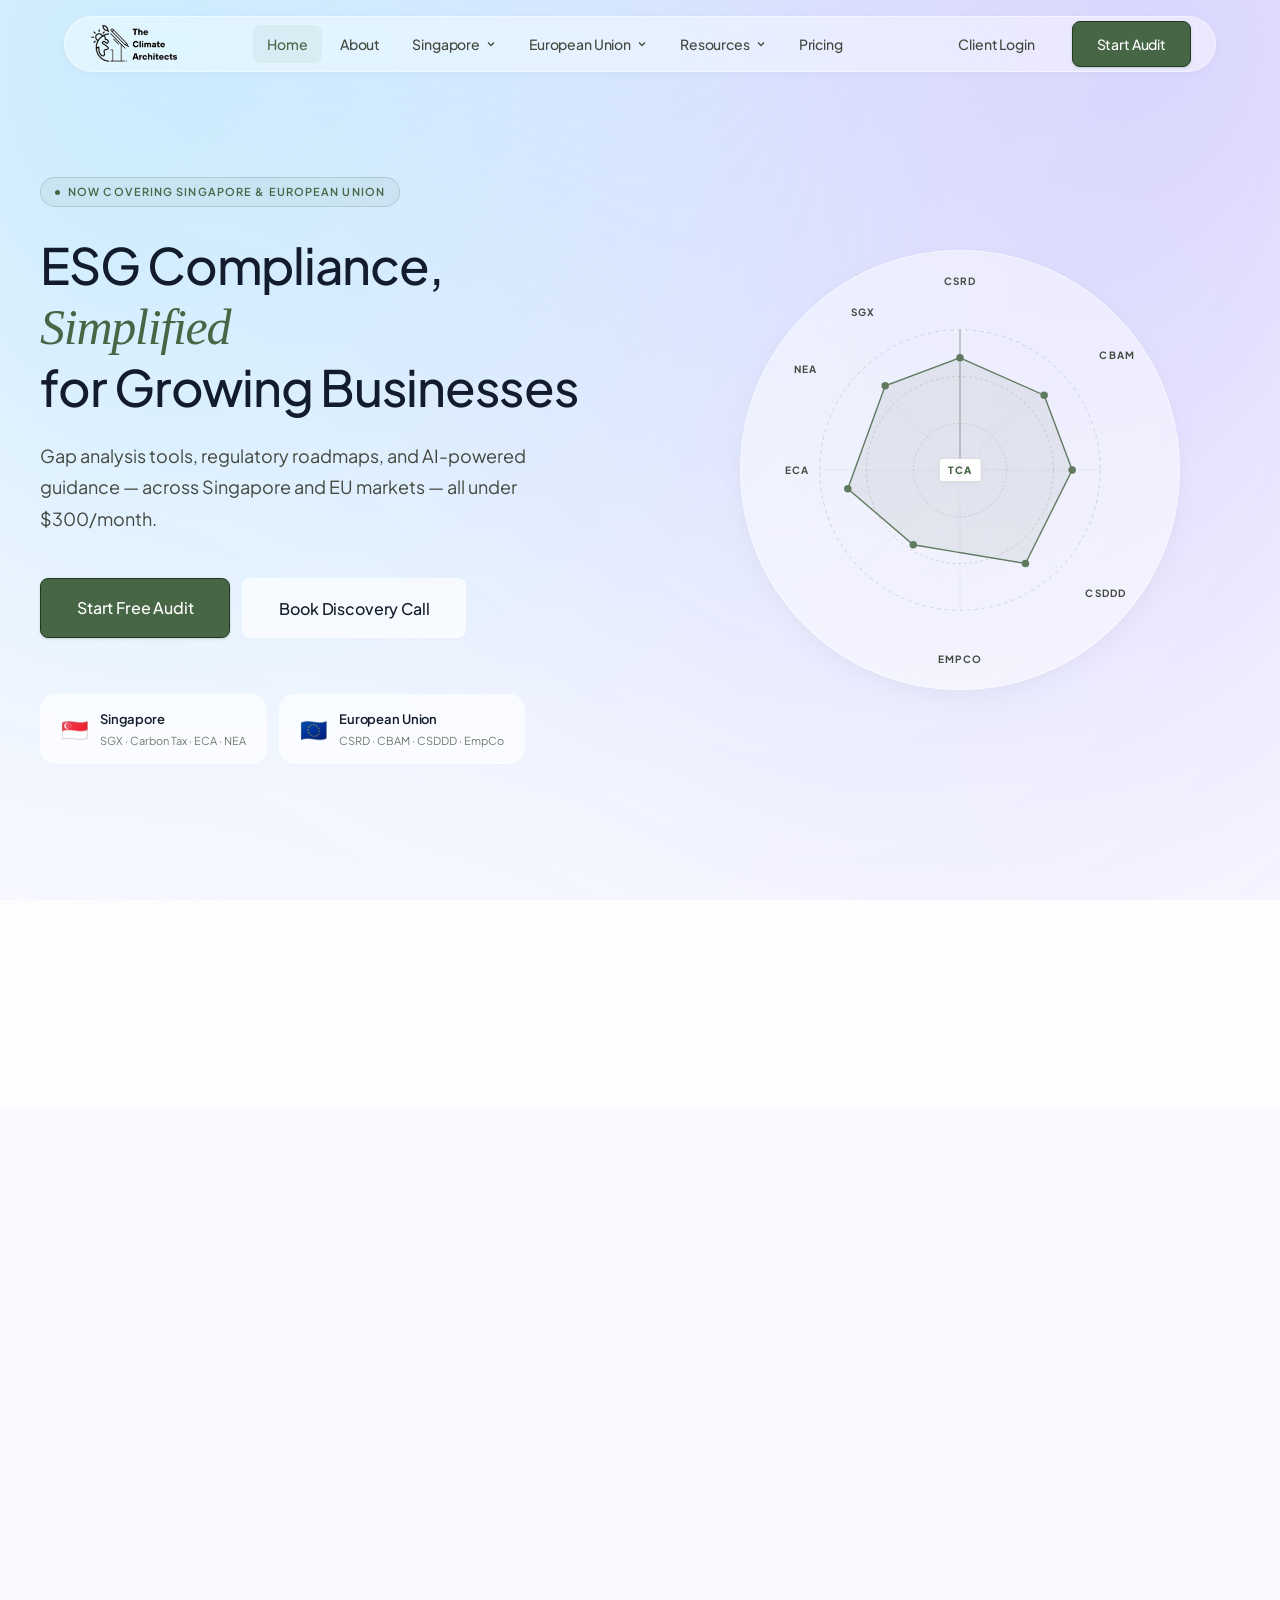
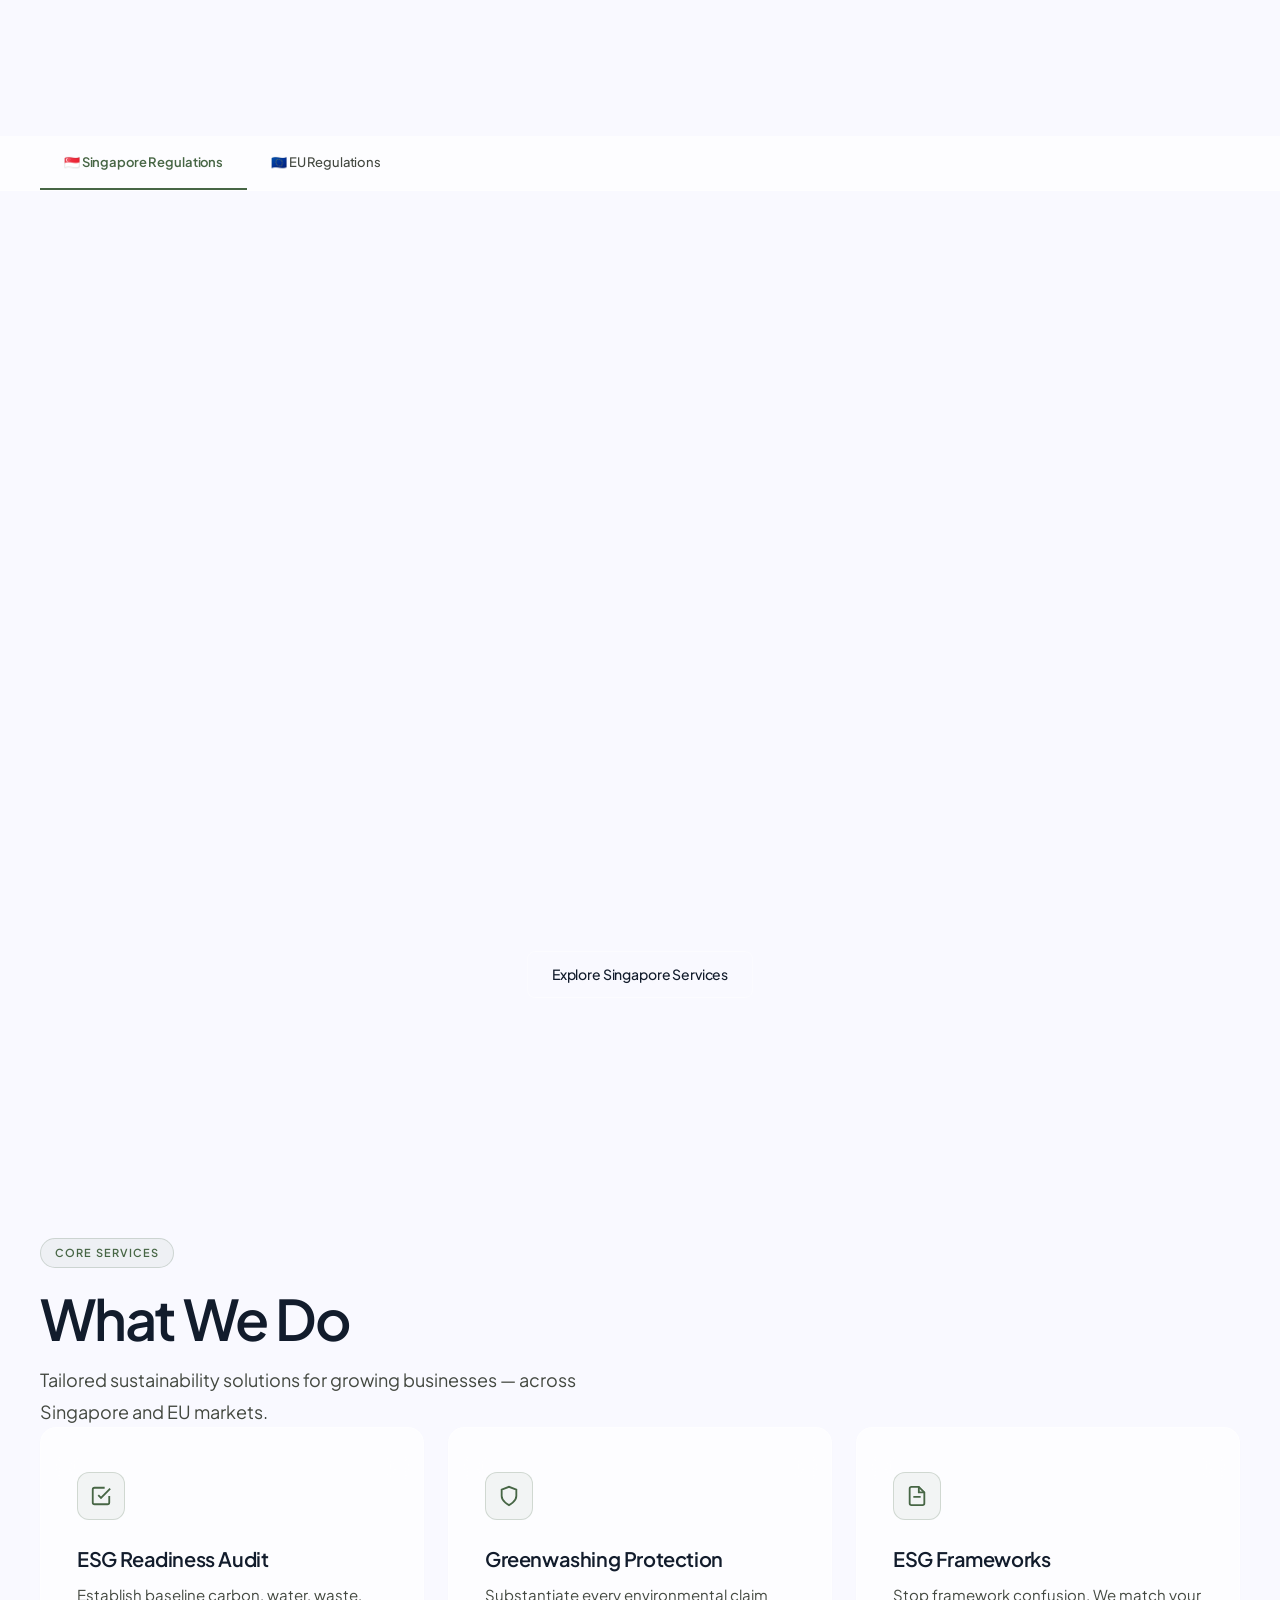
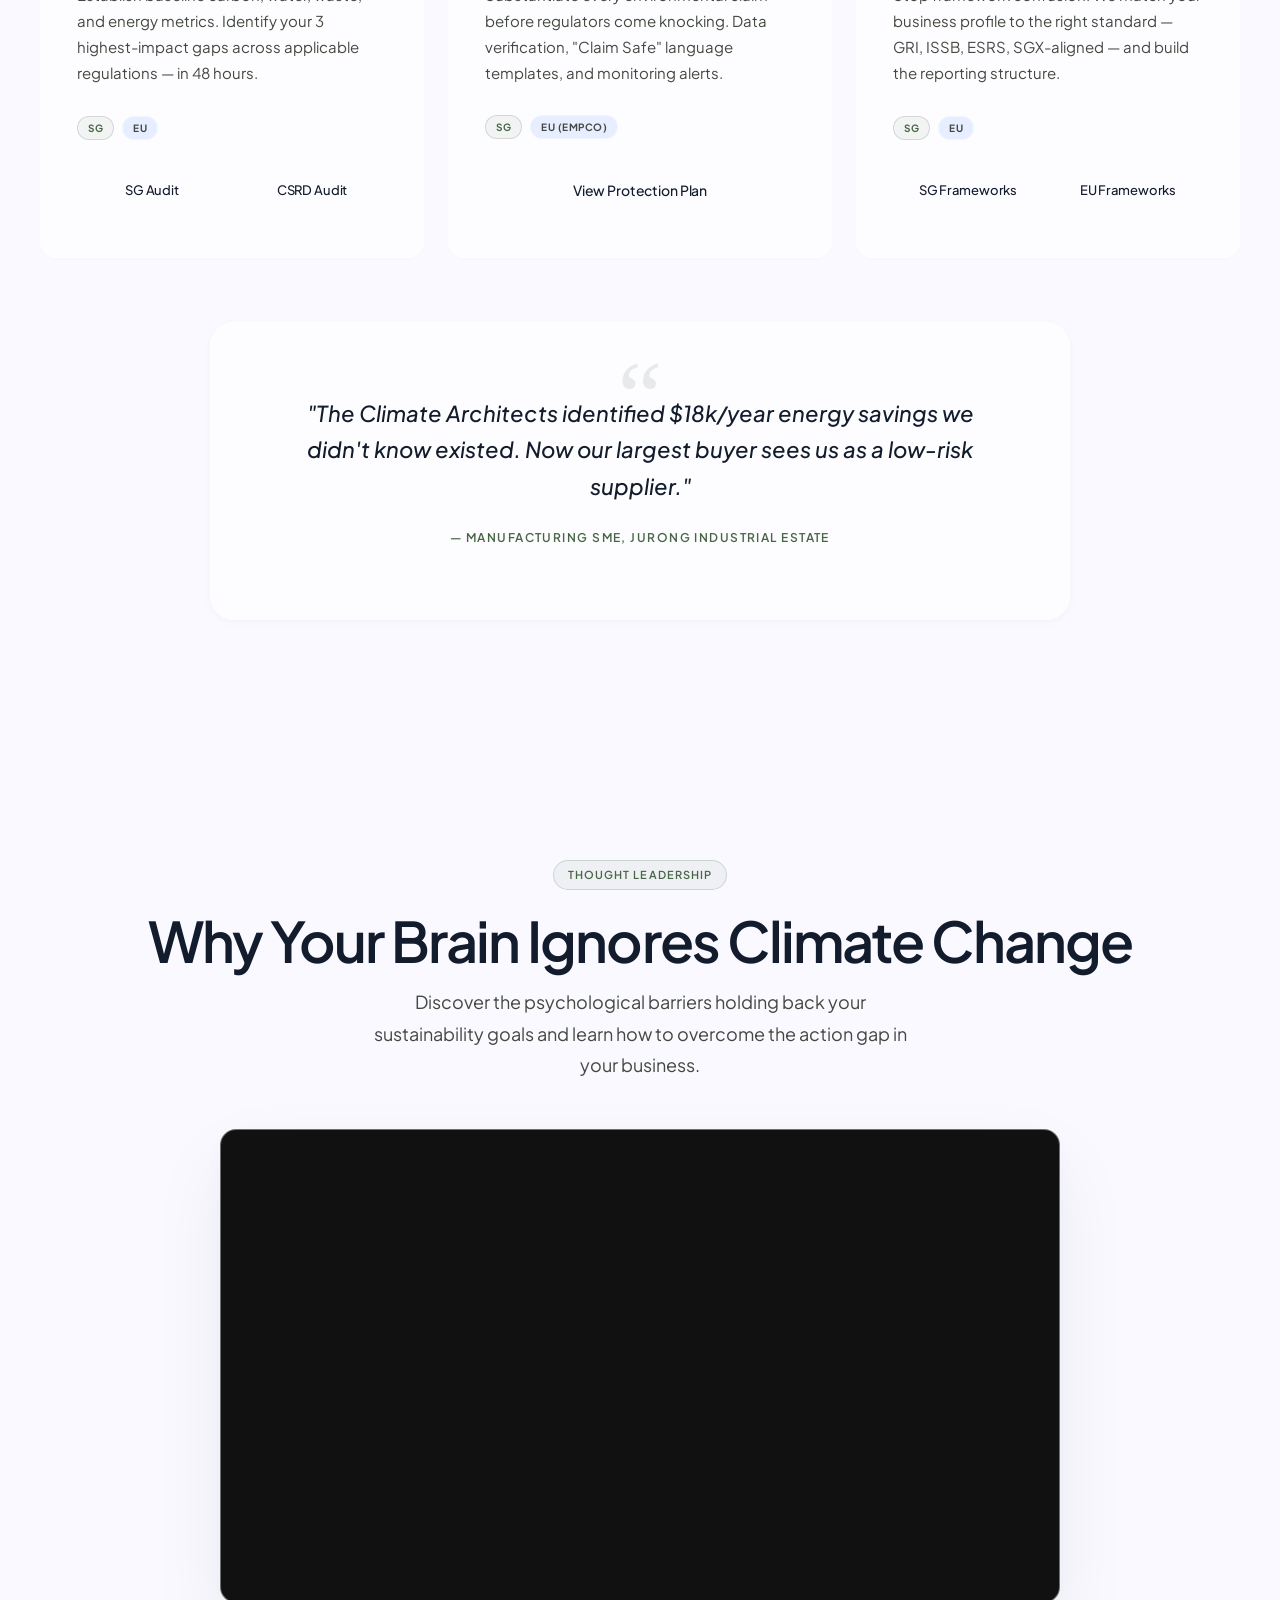
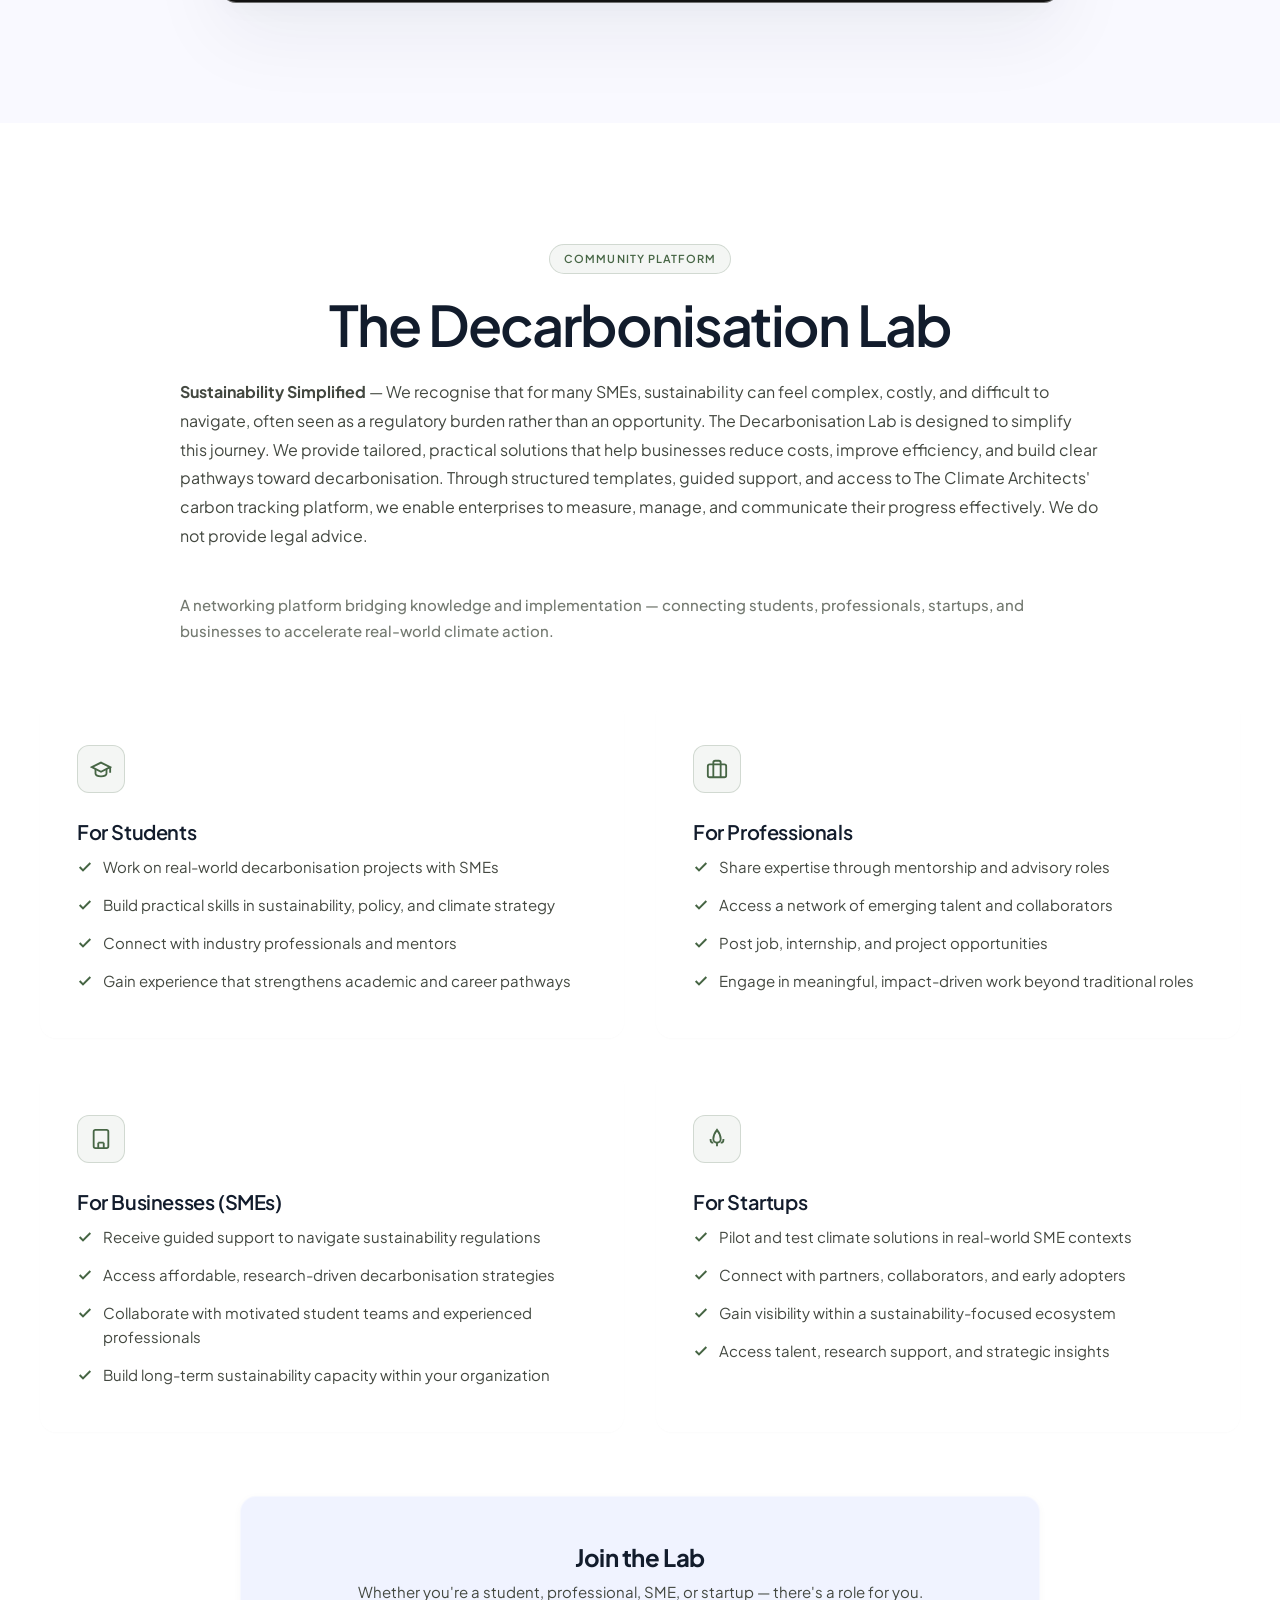
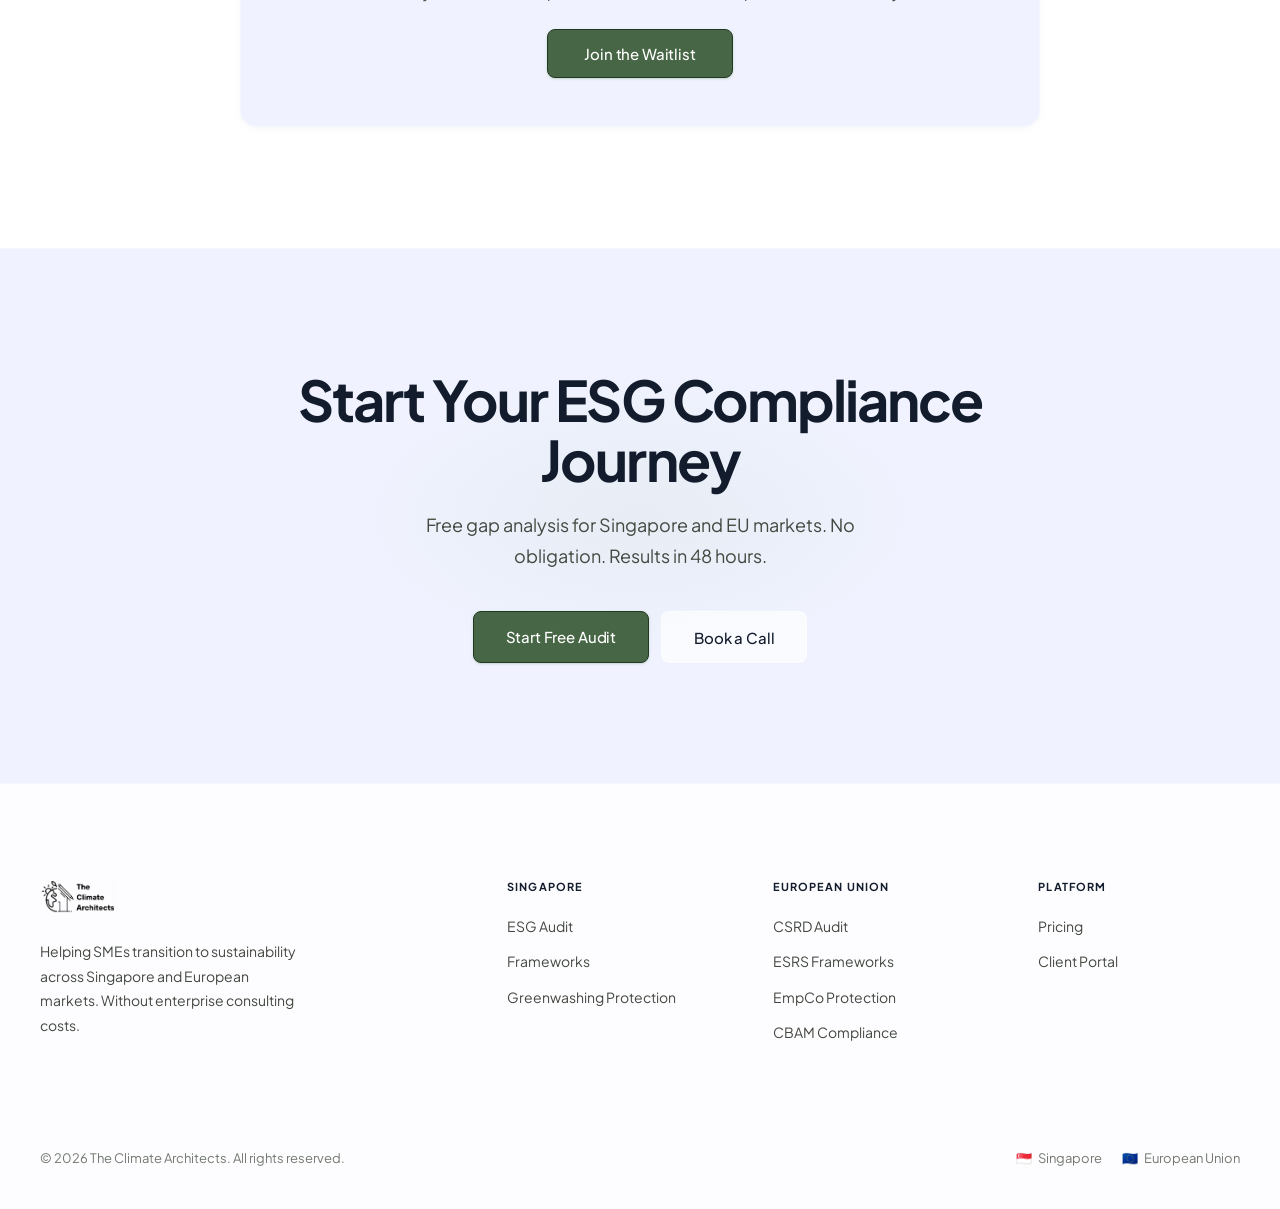
<file: public/index.html>
<!DOCTYPE html>
<html lang="en">
<head>
    <meta charset="UTF-8">
    <meta name="viewport" content="width=device-width, initial-scale=1.0">
    <title>ESG Compliance Platform | The Climate Architects — Singapore & EU</title>
    <meta name="description" content="Affordable ESG readiness audits for Singapore SMEs and EU-facing businesses. Avoid greenwashing liability while meeting supply chain ESG demands.">
    
    <link rel="stylesheet" href="css/theme.css?v=4.2">
    
</head>
<body>

<div id="canvas-container"></div>

<nav id="navbar">
    <div class="nav-container">
        <a href="index.html" class="logo"><img src="logo.png?v=4.2" alt="The Climate Architects Logo"></a>
        <ul class="nav-links">
            <li><a href="index.html" class="active">Home</a></li>
            <li><a href="#about">About</a></li>
            
            <li>
                <button class="nav-parent">
                    Singapore <svg width="12" height="12" viewBox="0 0 24 24" fill="none" stroke="currentColor" stroke-width="2.5"><polyline points="6 9 12 15 18 9"/></svg>
                </button>
                <div class="nav-dropdown">
                    <div class="dropdown-section-label">Singapore Services</div>
                    <a href="audit.html">ESG Readiness Audit <span class="dd-market sg">SG</span></a>
                    <a href="frameworks.html">ESG Frameworks <span class="dd-market sg">SG</span></a>
                    <a href="protection.html">Greenwashing Protection <span class="dd-market sg">SG</span></a>
                </div>
            </li>

            <li>
                <button class="nav-parent">
                    European Union <svg width="12" height="12" viewBox="0 0 24 24" fill="none" stroke="currentColor" stroke-width="2.5"><polyline points="6 9 12 15 18 9"/></svg>
                </button>
                <div class="nav-dropdown">
                    <div class="dropdown-section-label">EU Services</div>
                    <a href="eu-audit.html">CSRD Gap Analysis <span class="dd-market eu">EU</span></a>
                    <a href="eu-frameworks.html">ESRS Frameworks <span class="dd-market eu">EU</span></a>
                    <a href="eu-protection.html">Greenwashing (EmpCo) <span class="dd-market eu">EU</span></a>
                    <a href="eu-cbam.html">CBAM Compliance <span class="dd-market eu">EU</span></a>
                </div>
            </li>
            
            <li>
                <button class="nav-parent">Resources <svg width="12" height="12" viewBox="0 0 24 24" fill="none" stroke="currentColor" stroke-width="2.5"><polyline points="6 9 12 15 18 9"/></svg></button>
                <div class="nav-dropdown">
                    <div class="dropdown-section-label">Knowledge Hub</div>
                    <a href="#decarb-lab">Decarbonisation Lab</a>
                    <a href="resources.html">Templates Library</a>
                </div>
            </li>


            <li><a href="pricing.html">Pricing</a></li>
        </ul>
        <div class="nav-cta">
            
            <a href="dashboard.html" class="btn btn-ghost-login">Client Login</a>
            <a href="dashboard.html" class="btn btn-primary">Start Audit</a>
        </div>
        <button
          id="nav-hamburger-btn"
          class="nav-hamburger"
          aria-label="Open navigation menu"
          aria-expanded="false"
          aria-controls="nav-mobile-drawer"
        >
          <span class="bar" aria-hidden="true"></span>
          <span class="bar" aria-hidden="true"></span>
          <span class="bar" aria-hidden="true"></span>
        </button>
        
    </div>
</nav>




<div class="hero">
    <div class="hero-container">
        <div class="hero-content-box">
            <div class="hero-eyebrow"><span class="hero-eyebrow-dot"></span> Now covering Singapore & European Union</div>
            <h1>ESG Compliance, <em>Simplified</em><br>for Growing Businesses</h1>
            <p class="hero-subheading">Gap analysis tools, regulatory roadmaps, and AI-powered guidance — across Singapore and EU markets — all under $300/month.</p>
            <div class="hero-ctas">
                <a href="dashboard.html" class="btn btn-primary" style="padding:16px 36px;font-size:16px;">Start Free Audit</a>
                <button class="btn btn-secondary" onclick="openModal('bookCall')" style="padding:16px 36px;font-size:16px;">Book Discovery Call</button>
            </div>
            <div class="hero-markets">
                <a href="#chambers" class="hero-market-btn" onclick="switchChamber('sg')">
                    <span class="hm-flag">🇸🇬</span>
                    <div class="hm-text">
                        <div class="hm-title">Singapore</div>
                        <div class="hm-sub">SGX · Carbon Tax · ECA · NEA</div>
                    </div>
                </a>
                <a href="#chambers" class="hero-market-btn" onclick="switchChamber('eu')">
                    <span class="hm-flag">🇪🇺</span>
                    <div class="hm-text">
                        <div class="hm-title">European Union</div>
                        <div class="hm-sub">CSRD · CBAM · CSDDD · EmpCo</div>
                    </div>
                </a>
            </div>
        </div>
        <!-- Animated Radar Graphic -->
        <div class="hero-graphic" id="hero-graphic">
            <div class="radar-wrapper">
                <svg viewBox="0 0 400 400" fill="none" xmlns="http://www.w3.org/2000/svg" class="radar-svg">
                    <!-- Concentric circles -->
                    <circle class="radar-circle-dashed outer" cx="200" cy="200" fill="none" r="150" stroke="currentColor" stroke-dasharray="4 4" stroke-width="1"></circle>
                    <circle class="radar-circle-dashed middle" cx="200" cy="200" fill="none" r="100" stroke="currentColor" stroke-dasharray="3 3" stroke-width="1"></circle>
                    <circle class="radar-circle-dashed inner" cx="200" cy="200" fill="none" r="50" stroke="currentColor" stroke-dasharray="2 2" stroke-width="1"></circle>
                    
                    <!-- Axes -->
                    <line class="radar-axis" stroke="currentColor" stroke-dasharray="2 2" stroke-width="1" x1="200" x2="200" y1="50" y2="350"></line>
                    <line class="radar-axis" stroke="currentColor" stroke-dasharray="2 2" stroke-width="1" x1="50" x2="350" y1="200" y2="200"></line>
                    <line class="radar-axis" stroke="currentColor" stroke-dasharray="2 2" stroke-width="1" x1="94" x2="306" y1="94" y2="306"></line>
                    <line class="radar-axis" stroke="currentColor" stroke-dasharray="2 2" stroke-width="1" x1="94" x2="306" y1="306" y2="94"></line>
                    
                    <!-- Radar Sweep Line -->
                    <line class="radar-sweep" x1="200" y1="200" x2="200" y2="50" stroke="currentColor" stroke-width="1.5" opacity="0.45"></line>
                    
                    <!-- Polygon -->
                    <polygon class="radar-polygon" fill="rgba(71, 102, 69, 0.1)" points="200,80 290,120 320,200 270,300 150,280 80,220 120,110" stroke="currentColor" stroke-width="1.5"></polygon>
                    
                    <!-- Nodes -->
                    <circle class="radar-dot" cx="200" cy="80" fill="currentColor" r="4"></circle>
                    <circle class="radar-dot" cx="290" cy="120" fill="currentColor" r="4"></circle>
                    <circle class="radar-dot" cx="320" cy="200" fill="currentColor" r="4"></circle>
                    <circle class="radar-dot" cx="270" cy="300" fill="currentColor" r="4"></circle>
                    <circle class="radar-dot" cx="150" cy="280" fill="currentColor" r="4"></circle>
                    <circle class="radar-dot" cx="80" cy="220" fill="currentColor" r="4"></circle>
                    <circle class="radar-dot" cx="120" cy="110" fill="currentColor" r="4"></circle>
                    
                    <!-- Center Node -->
                    <circle cx="200" cy="200" fill="currentColor" r="8"></circle>
                </svg>
                
                <!-- Absolute positioned HTML labels overlaying the glass panel -->
                <span class="radar-label label-csrd">CSRD</span>
                <span class="radar-label label-cbam">CBAM</span>
                <span class="radar-label label-csddd">CSDDD</span>
                <span class="radar-label label-empco">EmpCo</span>
                <span class="radar-label label-eca">ECA</span>
                <span class="radar-label label-nea">NEA</span>
                <span class="radar-label label-sgx">SGX</span>
                <span class="radar-label label-tca">TCA</span>
            </div>
        </div>
    </div>
</div>

<div class="stats-strip">
    <div class="stats-inner">
        <div class="stat-item reveal"><div class="stat-num" data-count="2">2</div><div class="stat-label">Markets Covered</div></div>
        <div class="stat-item reveal delay-1"><div class="stat-num" data-count="20+">20+</div><div class="stat-label">Regulations Tracked</div></div>
    </div>
</div>

<section id="solutions">
    <div class="section-container">
        <h2 class="section-title reveal" style="text-align: center;">Winning in climate action means winning in business.</h2>
        <div class="action-grid reveal stagger-children">
            <div class="action-card">
                <h3>Decarbonisation platform</h3>
                <p>Reducing your emissions across and beyond your value chain.</p>
                <svg class="action-arrow" width="32" height="32" viewBox="0 0 24 24" fill="none" stroke="currentColor" stroke-width="2"><line x1="7" y1="17" x2="17" y2="7"></line><polyline points="7 7 17 7 17 17"></polyline></svg>
            </div>
            <div class="action-card">
                <h3>Compliance reporting</h3>
                <p>Aligning with relevant international standards, e.g. for CSRD compliant outputs.</p>
                <svg class="action-arrow" width="32" height="32" viewBox="0 0 24 24" fill="none" stroke="currentColor" stroke-width="2"><line x1="7" y1="17" x2="17" y2="7"></line><polyline points="7 7 17 7 17 17"></polyline></svg>
            </div>
            <div class="action-card">
                <h3>Climate project portfolio</h3>
                <p>Building a future-proof carbon credit portfolio with expert guidance.</p>
                <svg class="action-arrow" width="32" height="32" viewBox="0 0 24 24" fill="none" stroke="currentColor" stroke-width="2"><line x1="7" y1="17" x2="17" y2="7"></line><polyline points="7 7 17 7 17 17"></polyline></svg>
            </div>
            <div class="action-card">
                <h3>Communicate climate action</h3>
                <p>Positioning your business with transparency, for impact and value.</p>
                <svg class="action-arrow" width="32" height="32" viewBox="0 0 24 24" fill="none" stroke="currentColor" stroke-width="2"><line x1="7" y1="17" x2="17" y2="7"></line><polyline points="7 7 17 7 17 17"></polyline></svg>
            </div>
        </div>
    </div>
</section>

<section id="about">
    <div class="section-container reveal">
        <div class="sme-box">
            <div class="section-eyebrow">What We Do</div>
            <h2 class="section-title">Why focus on sustainability?</h2>
            <p style="font-weight: 600; margin-bottom: 20px; color: var(--color-text); font-size: 16px;">What it means for your SME:</p>
            <p>
                Small and Medium Enterprises (SMEs) face mounting pressure from international supply chains, stricter regulations, and shifting investor demands. The issue? Enterprise-level sustainability consulting is too expensive, and doing nothing risks losing critical contracts and facing greenwashing liabilities.
            </p>
            <p>
                <strong>That's where we step in.</strong> The Climate Architects provides an affordable, tech-enabled decarbonisation platform. We help you navigate the complexities of emissions tracking, communicate your climate action clearly, and turn sustainability mandates into a competitive advantage.
            </p>
        </div>
    </div>
</section>

<section id="chambers">
    <div class="section-container">
        <div class="reveal" style="margin-bottom: 56px;">
            <div class="section-eyebrow">Choose Your Market</div>
            <h2 class="section-title">Two Markets. One Platform.</h2>
            <p class="section-subtitle">Select your operating market to access the regulations, tools, and guidance tailored specifically to your compliance obligations.</p>
        </div>
        <div class="chamber-cards reveal">
            <a href="audit.html" class="chamber-card sg">
                <span class="cc-flag">🇸🇬</span>
                <div class="cc-title">Singapore</div>
                <p class="cc-desc">Navigate SGX reporting, Carbon Tax, Energy Conservation Act, and water/waste obligations under Singapore's compliance-by-sector framework.</p>
                <div class="cc-regs">
                    <span class="cc-reg-tag">SGX Reporting</span>
                    <span class="cc-reg-tag">Carbon Tax (CPA)</span>
                    <span class="cc-reg-tag">WEMP</span>
                </div>
                <div class="cc-arrow">Explore Singapore <svg width="16" height="16" viewBox="0 0 24 24" fill="none" stroke="currentColor" stroke-width="2.5"><line x1="5" y1="12" x2="19" y2="12"/><polyline points="12 5 19 12 12 19"/></svg></div>
            </a>
            <a href="eu-audit.html" class="chamber-card eu">
                <span class="cc-flag">🇪🇺</span>
                <div class="cc-title">European Union</div>
                <p class="cc-desc">Prepare for CSRD reporting, CBAM carbon border charges, CSDDD due diligence, and EmpCo greenwashing enforcement across EU markets.</p>
                <div class="cc-regs">
                    <span class="cc-reg-tag">CSRD / ESRS</span>
                    <span class="cc-reg-tag">CBAM</span>
                    <span class="cc-reg-tag">EmpCo</span>
                </div>
                <div class="cc-arrow">Explore EU <svg width="16" height="16" viewBox="0 0 24 24" fill="none" stroke="currentColor" stroke-width="2.5"><line x1="5" y1="12" x2="19" y2="12"/><polyline points="12 5 19 12 12 19"/></svg></div>
            </a>
        </div>
    </div>
</section>

<div id="regulations-preview">
    <div class="chambers-strip">
        <div class="cs-inner">
            <button class="cs-tab active" id="tab-sg" onclick="switchChamber('sg')">🇸🇬 Singapore Regulations</button>
            <button class="cs-tab" id="tab-eu" onclick="switchChamber('eu')">🇪🇺 EU Regulations</button>
        </div>
    </div>

    <div class="chamber-content active" id="chamber-sg">
        <section>
            <div class="section-container">
                <div class="reveal">
                    <div class="section-eyebrow">Singapore Regulatory Framework</div>
                    <h2 class="section-title">What Applies to Your Singapore Business</h2>
                    <p class="section-subtitle">Key binding regulations under Singapore's sector-based compliance approach. Most SMEs are affected by 3–5 of these.</p>
                </div>
                <div class="reg-table-wrap reveal">
                    <table class="reg-table">
                        <thead>
                            <tr><th>Regulation</th><th>Applies To</th><th>Deadline</th><th>Status</th></tr>
                        </thead>
                        <tbody>
                            <tr>
                                <td>SGX Sustainability Reporting</td>
                                <td>All SGX-listed companies</td>
                                <td>4 months after FY end</td>
                                <td><span class="reg-badge rb-binding">Binding</span></td>
                            </tr>
                            <tr>
                                <td>Climate Reporting (Non-listed)</td>
                                <td>Revenue ≥S$1B + Assets ≥S$500M</td>
                                <td>From FY2027</td>
                                <td><span class="reg-badge rb-upcoming">Upcoming</span></td>
                            </tr>
                            <tr>
                                <td>Carbon Tax (CPA)</td>
                                <td>Industrial facilities ≥25,000 tCO2e/year</td>
                                <td>S$45/tonne from 2026</td>
                                <td><span class="reg-badge rb-binding">Binding</span></td>
                            </tr>
                            <tr>
                                <td>Mandatory Energy Management (ECA)</td>
                                <td>Companies using ≥54 TJ/year</td>
                                <td>Ongoing annual</td>
                                <td><span class="reg-badge rb-binding">Binding</span></td>
                            </tr>
                            <tr>
                                <td>Water Efficiency (WEMP)</td>
                                <td>Premises using ≥60,000 m³/year</td>
                                <td>Annual PUB submission</td>
                                <td><span class="reg-badge rb-binding">Binding</span></td>
                            </tr>
                            <tr>
                                <td>Mandatory Packaging Reporting</td>
                                <td>≥S$10M turnover + ≥50 tonnes packaging</td>
                                <td>Annual NEA submission</td>
                                <td><span class="reg-badge rb-binding">Binding</span></td>
                            </tr>
                        </tbody>
                    </table>
                </div>
                <div style="text-align:center; margin-top: 24px;">
                    <a href="audit.html" class="btn btn-outline">Explore Singapore Services</a>
                </div>
            </div>
        </section>
    </div>

    <div class="chamber-content" id="chamber-eu">
        <section>
            <div class="section-container">
                <div class="reveal">
                    <div class="section-eyebrow">EU Regulatory Framework</div>
                    <h2 class="section-title">What Applies to Your EU-Facing Business</h2>
                    <p class="section-subtitle">The EU's compliance-by-design framework — stricter, broader scope, with substantial financial penalties for non-compliance.</p>
                </div>
                <div class="reg-table-wrap reveal">
                    <table class="reg-table">
                        <thead>
                            <tr><th>Regulation</th><th>Threshold / Scope</th><th>Key Deadline</th><th>Status</th></tr>
                        </thead>
                        <tbody>
                            <tr>
                                <td>CSRD — Corporate Sustainability Reporting</td>
                                <td>&gt;1,000 employees + &gt;€450M turnover</td>
                                <td>FY2027 data (report 2028)</td>
                                <td><span class="reg-badge rb-binding">Binding</span></td>
                            </tr>
                            <tr>
                                <td>CBAM — Carbon Border Adjustment</td>
                                <td>Importers of steel, cement, aluminium, fertilizers, electricity, hydrogen</td>
                                <td>ACD by 31 Mar 2026</td>
                                <td><span class="reg-badge rb-active">Active Now</span></td>
                            </tr>
                            <tr>
                                <td>EmpCo — Greenwashing Prohibition</td>
                                <td>All companies marketing to EU consumers</td>
                                <td>Enforcement Sept 27, 2026</td>
                                <td><span class="reg-badge rb-upcoming">Upcoming</span></td>
                            </tr>
                            <tr>
                                <td>CSDDD — Due Diligence Directive</td>
                                <td>&gt;5,000 employees + &gt;€1.5B turnover</td>
                                <td>Phase 1: July 2029</td>
                                <td><span class="reg-badge rb-upcoming">Upcoming</span></td>
                            </tr>
                            <tr>
                                <td>ESPR — Ecodesign (unsold goods ban)</td>
                                <td>Textiles, footwear, electronics producers</td>
                                <td>July 19, 2026</td>
                                <td><span class="reg-badge rb-upcoming">Upcoming</span></td>
                            </tr>
                            <tr>
                                <td>Pay Transparency Directive</td>
                                <td>All employers in EU member states</td>
                                <td>National laws from June 7, 2026</td>
                                <td><span class="reg-badge rb-upcoming">Upcoming</span></td>
                            </tr>
                        </tbody>
                    </table>
                </div>
                <div style="text-align:center; margin-top: 24px;">
                    <a href="eu-audit.html" class="btn btn-outline">Explore EU Services</a>
                </div>
            </div>
        </section>
    </div>
</div>

<section id="core-services">
    <div class="section-container">
        <div class="reveal">
            <div class="section-eyebrow">Core Services</div>
            <h2 class="section-title">What We Do</h2>
            <p class="section-subtitle">Tailored sustainability solutions for growing businesses — across Singapore and EU markets.</p>
        </div>
        <div class="value-props stagger-children">
            <div class="value-card reveal delay-1">
                <div class="value-icon"><svg viewBox="0 0 24 24" fill="none" stroke="currentColor" stroke-width="2"><path d="M9 11l3 3L22 4"/><path d="M21 12v7a2 2 0 01-2 2H5a2 2 0 01-2-2V5a2 2 0 012-2h11"/></svg></div>
                <h3>ESG Readiness Audit</h3>
                <p>Establish baseline carbon, water, waste, and energy metrics. Identify your 3 highest-impact gaps across applicable regulations — in 48 hours.</p>
                <div style="display:flex; gap:8px; margin-bottom: 28px;">
                    <span class="badge-sg">SG</span>
                    <span class="badge-eu">EU</span>
                </div>
                <div style="display:flex;gap:10px;margin-top:auto;">
                    <a href="audit.html" class="btn btn-outline" style="flex:1;justify-content:center;font-size:13px;">SG Audit</a>
                    <a href="eu-audit.html" class="btn btn-outline" style="flex:1;justify-content:center;font-size:13px;">CSRD Audit</a>
                </div>
            </div>
            <div class="value-card reveal delay-2">
                <div class="value-icon"><svg viewBox="0 0 24 24" fill="none" stroke="currentColor" stroke-width="2"><path d="M12 22s8-4 8-10V5l-8-3-8 3v7c0 6 8 10 8 10z"/></svg></div>
                <h3>Greenwashing Protection</h3>
                <p>Substantiate every environmental claim before regulators come knocking. Data verification, "Claim Safe" language templates, and monitoring alerts.</p>
                <div style="display:flex; gap:8px; margin-bottom: 28px;">
                    <span class="badge-sg">SG</span>
                    <span class="badge-eu">EU (EmpCo)</span>
                </div>
                <a href="protection.html" class="btn btn-outline" style="width:100%;justify-content:center;margin-top:auto;">View Protection Plan</a>
            </div>
            <div class="value-card reveal delay-3">
                <div class="value-icon"><svg viewBox="0 0 24 24" fill="none" stroke="currentColor" stroke-width="2"><path d="M14 2H6a2 2 0 00-2 2v16a2 2 0 002 2h12a2 2 0 002-2V8z"/><polyline points="14 2 14 8 20 8"/><line x1="16" y1="13" x2="8" y2="13"/></svg></div>
                <h3>ESG Frameworks</h3>
                <p>Stop framework confusion. We match your business profile to the right standard — GRI, ISSB, ESRS, SGX-aligned — and build the reporting structure.</p>
                <div style="display:flex; gap:8px; margin-bottom: 28px;">
                    <span class="badge-sg">SG</span>
                    <span class="badge-eu">EU</span>
                </div>
                <div style="display:flex;gap:10px;margin-top:auto;">
                    <a href="frameworks.html" class="btn btn-outline" style="flex:1;justify-content:center;font-size:13px;">SG Frameworks</a>
                    <a href="eu-frameworks.html" class="btn btn-outline" style="flex:1;justify-content:center;font-size:13px;">EU Frameworks</a>
                </div>
            </div>
        </div>

        <div class="testimonial-modern reveal">
            <p>"The Climate Architects identified $18k/year energy savings we didn't know existed. Now our largest buyer sees us as a low-risk supplier."</p>
            <span>— Manufacturing SME, Jurong Industrial Estate</span>
        </div>
    </div>
</section>

<section id="thought-leadership">
    <div class="section-container reveal">
        <div style="text-align:center; margin-bottom: 48px;">
            <div class="section-eyebrow">Thought Leadership</div>
            <h2 class="section-title">Why Your Brain Ignores Climate Change</h2>
            <p class="section-subtitle" style="margin: 0 auto;">Discover the psychological barriers holding back your sustainability goals and learn how to overcome the action gap in your business.</p>
        </div>
        <div style="max-width: 840px; margin: 0 auto;">
            <div class="video-wrapper" id="video-container">
                <iframe 
                    id="yt-iframe"
                    src="https://www.youtube.com/embed/C4Uwn8BF388?rel=0&modestbranding=1&enablejsapi=1" 
                    title="Why Your Brain Ignores Climate Change" 
                    allow="accelerometer; autoplay; clipboard-write; encrypted-media; gyroscope; picture-in-picture; web-share" 
                    allowfullscreen
                    style="position:absolute;top:0;left:0;width:100%;height:100%;border:0;"
                    onerror="showVideoFallback()">
                </iframe>
            </div>
            <div id="video-fallback" style="display:none; background:rgba(20,20,25,0.8); border: 1px solid var(--panel-border); backdrop-filter: blur(10px); border-radius:var(--radius-lg); padding:64px 32px; text-align:center;">
                <div style="font-size:56px; margin-bottom:24px;">▶</div>
                <p style="color:var(--color-white); font-size:20px; font-weight:800; margin-bottom:12px;">Why Your Brain Ignores Climate Change</p>
                <p style="color:var(--color-text-mid); font-size:15px; margin-bottom:32px;">Video embedding is restricted — watch directly on YouTube</p>
                <a href="https://www.youtube.com/watch?v=C4Uwn8BF388" target="_blank" class="btn btn-primary">
                    Watch on YouTube →
                </a>
            </div>
        </div>
        <script>
            window.addEventListener('message', function(e) {
                if (e.data && typeof e.data === 'string') {
                    try {
                        const d = JSON.parse(e.data);
                        if (d.event === 'onError') showVideoFallback();
                    } catch(err) {}
                }
            });
            function showVideoFallback() {
                document.querySelector('.video-wrapper').style.display = 'none';
                document.getElementById('video-fallback').style.display = 'block';
            }
            if (window.location.protocol === 'file:') {
                setTimeout(showVideoFallback, 800);
            }
        </script>
    </div>
</section>

<section id="decarb-lab" style="background: #ffffff; border-top: 1px solid var(--color-border); border-bottom: 1px solid var(--color-border);">
    <div class="section-container reveal">
        <div style="text-align: center; margin-bottom: 56px;">
            <div class="section-eyebrow">Community Platform</div>
            <h2 class="section-title">The Decarbonisation Lab</h2>
            <p class="section-subtitle" style="margin: 24px auto 20px; max-width: 920px; text-align: left; font-size: 16px; line-height: 1.8; color: var(--color-text-mid);">
                <strong>Sustainability Simplified</strong> — We recognise that for many SMEs, sustainability can feel complex, costly, and difficult to navigate, often seen as a regulatory burden rather than an opportunity. The Decarbonisation Lab is designed to simplify this journey. We provide tailored, practical solutions that help businesses reduce costs, improve efficiency, and build clear pathways toward decarbonisation. Through structured templates, guided support, and access to The Climate Architects' carbon tracking platform, we enable enterprises to measure, manage, and communicate their progress effectively. We do not provide legal advice.
            </p>
            <p style="font-size: 15px; color: var(--color-text-muted); font-weight: 500; max-width: 920px; margin: 0 auto; text-align: left; border-top: 1px solid var(--color-border); padding-top: 20px;">
                A networking platform bridging knowledge and implementation — connecting students, professionals, startups, and businesses to accelerate real-world climate action.
            </p>
        </div>

        <div class="value-props stagger-children" style="grid-template-columns: repeat(auto-fit, minmax(400px, 1fr)); gap: 32px; margin-bottom: 64px;">
            <!-- Card 1 — For Students -->
            <div class="value-card reveal">
                <div class="value-icon">
                    <svg viewBox="0 0 24 24" fill="none" stroke="currentColor" stroke-width="2">
                        <path d="M22 10v6M2 10l10-5 10 5-10 5z"/>
                        <path d="M6 12v5c0 2 2.5 3 6 3s6-1 6-3v-5"/>
                    </svg>
                </div>
                <h3>For Students</h3>
                <ul style="list-style: none; padding: 0; margin: 0; display: flex; flex-direction: column; gap: 14px; font-size: 15px; color: var(--color-text-mid);">
                    <li style="display: flex; align-items: flex-start; gap: 10px;">
                        <svg width="16" height="16" viewBox="0 0 24 24" fill="none" stroke="var(--color-primary)" stroke-width="3" style="margin-top: 4px; flex-shrink: 0;"><polyline points="20 6 9 17 4 12"/></svg>
                        <span>Work on real-world decarbonisation projects with SMEs</span>
                    </li>
                    <li style="display: flex; align-items: flex-start; gap: 10px;">
                        <svg width="16" height="16" viewBox="0 0 24 24" fill="none" stroke="var(--color-primary)" stroke-width="3" style="margin-top: 4px; flex-shrink: 0;"><polyline points="20 6 9 17 4 12"/></svg>
                        <span>Build practical skills in sustainability, policy, and climate strategy</span>
                    </li>
                    <li style="display: flex; align-items: flex-start; gap: 10px;">
                        <svg width="16" height="16" viewBox="0 0 24 24" fill="none" stroke="var(--color-primary)" stroke-width="3" style="margin-top: 4px; flex-shrink: 0;"><polyline points="20 6 9 17 4 12"/></svg>
                        <span>Connect with industry professionals and mentors</span>
                    </li>
                    <li style="display: flex; align-items: flex-start; gap: 10px;">
                        <svg width="16" height="16" viewBox="0 0 24 24" fill="none" stroke="var(--color-primary)" stroke-width="3" style="margin-top: 4px; flex-shrink: 0;"><polyline points="20 6 9 17 4 12"/></svg>
                        <span>Gain experience that strengthens academic and career pathways</span>
                    </li>
                </ul>
            </div>

            <!-- Card 2 — For Professionals -->
            <div class="value-card reveal">
                <div class="value-icon">
                    <svg viewBox="0 0 24 24" fill="none" stroke="currentColor" stroke-width="2">
                        <rect x="2" y="7" width="20" height="14" rx="2" ry="2"/>
                        <path d="M16 21V5a2 2 0 0 0-2-2h-4a2 2 0 0 0-2 2v16"/>
                    </svg>
                </div>
                <h3>For Professionals</h3>
                <ul style="list-style: none; padding: 0; margin: 0; display: flex; flex-direction: column; gap: 14px; font-size: 15px; color: var(--color-text-mid);">
                    <li style="display: flex; align-items: flex-start; gap: 10px;">
                        <svg width="16" height="16" viewBox="0 0 24 24" fill="none" stroke="var(--color-primary)" stroke-width="3" style="margin-top: 4px; flex-shrink: 0;"><polyline points="20 6 9 17 4 12"/></svg>
                        <span>Share expertise through mentorship and advisory roles</span>
                    </li>
                    <li style="display: flex; align-items: flex-start; gap: 10px;">
                        <svg width="16" height="16" viewBox="0 0 24 24" fill="none" stroke="var(--color-primary)" stroke-width="3" style="margin-top: 4px; flex-shrink: 0;"><polyline points="20 6 9 17 4 12"/></svg>
                        <span>Access a network of emerging talent and collaborators</span>
                    </li>
                    <li style="display: flex; align-items: flex-start; gap: 10px;">
                        <svg width="16" height="16" viewBox="0 0 24 24" fill="none" stroke="var(--color-primary)" stroke-width="3" style="margin-top: 4px; flex-shrink: 0;"><polyline points="20 6 9 17 4 12"/></svg>
                        <span>Post job, internship, and project opportunities</span>
                    </li>
                    <li style="display: flex; align-items: flex-start; gap: 10px;">
                        <svg width="16" height="16" viewBox="0 0 24 24" fill="none" stroke="var(--color-primary)" stroke-width="3" style="margin-top: 4px; flex-shrink: 0;"><polyline points="20 6 9 17 4 12"/></svg>
                        <span>Engage in meaningful, impact-driven work beyond traditional roles</span>
                    </li>
                </ul>
            </div>

            <!-- Card 3 — For Businesses (SMEs) -->
            <div class="value-card reveal">
                <div class="value-icon">
                    <svg viewBox="0 0 24 24" fill="none" stroke="currentColor" stroke-width="2">
                        <rect x="4" y="2" width="16" height="20" rx="2" ry="2"/>
                        <line x1="9" y1="22" x2="9" y2="16"/>
                        <line x1="15" y1="22" x2="15" y2="16"/>
                        <line x1="9" y1="16" x2="15" y2="16"/>
                        <path d="M8 6h.01M16 6h.01M8 10h.01M16 10h.01M12 6h.01M12 10h.01"/>
                    </svg>
                </div>
                <h3>For Businesses (SMEs)</h3>
                <ul style="list-style: none; padding: 0; margin: 0; display: flex; flex-direction: column; gap: 14px; font-size: 15px; color: var(--color-text-mid);">
                    <li style="display: flex; align-items: flex-start; gap: 10px;">
                        <svg width="16" height="16" viewBox="0 0 24 24" fill="none" stroke="var(--color-primary)" stroke-width="3" style="margin-top: 4px; flex-shrink: 0;"><polyline points="20 6 9 17 4 12"/></svg>
                        <span>Receive guided support to navigate sustainability regulations</span>
                    </li>
                    <li style="display: flex; align-items: flex-start; gap: 10px;">
                        <svg width="16" height="16" viewBox="0 0 24 24" fill="none" stroke="var(--color-primary)" stroke-width="3" style="margin-top: 4px; flex-shrink: 0;"><polyline points="20 6 9 17 4 12"/></svg>
                        <span>Access affordable, research-driven decarbonisation strategies</span>
                    </li>
                    <li style="display: flex; align-items: flex-start; gap: 10px;">
                        <svg width="16" height="16" viewBox="0 0 24 24" fill="none" stroke="var(--color-primary)" stroke-width="3" style="margin-top: 4px; flex-shrink: 0;"><polyline points="20 6 9 17 4 12"/></svg>
                        <span>Collaborate with motivated student teams and experienced professionals</span>
                    </li>
                    <li style="display: flex; align-items: flex-start; gap: 10px;">
                        <svg width="16" height="16" viewBox="0 0 24 24" fill="none" stroke="var(--color-primary)" stroke-width="3" style="margin-top: 4px; flex-shrink: 0;"><polyline points="20 6 9 17 4 12"/></svg>
                        <span>Build long-term sustainability capacity within your organization</span>
                    </li>
                </ul>
            </div>

            <!-- Card 4 — For Startups -->
            <div class="value-card reveal">
                <div class="value-icon">
                    <svg viewBox="0 0 24 24" fill="none" stroke="currentColor" stroke-width="2">
                        <path d="M12 2S8 7 8 12c0 2.2 1.8 4 4 4s4-1.8 4-4c0-5-4-10-4-10z"/>
                        <path d="M12 16v4"/>
                        <path d="M8 16c-1.7 0-3-1.3-3-3v-1"/>
                        <path d="M16 16c1.7 0 3-1.3 3-3v-1"/>
                    </svg>
                </div>
                <h3>For Startups</h3>
                <ul style="list-style: none; padding: 0; margin: 0; display: flex; flex-direction: column; gap: 14px; font-size: 15px; color: var(--color-text-mid);">
                    <li style="display: flex; align-items: flex-start; gap: 10px;">
                        <svg width="16" height="16" viewBox="0 0 24 24" fill="none" stroke="var(--color-primary)" stroke-width="3" style="margin-top: 4px; flex-shrink: 0;"><polyline points="20 6 9 17 4 12"/></svg>
                        <span>Pilot and test climate solutions in real-world SME contexts</span>
                    </li>
                    <li style="display: flex; align-items: flex-start; gap: 10px;">
                        <svg width="16" height="16" viewBox="0 0 24 24" fill="none" stroke="var(--color-primary)" stroke-width="3" style="margin-top: 4px; flex-shrink: 0;"><polyline points="20 6 9 17 4 12"/></svg>
                        <span>Connect with partners, collaborators, and early adopters</span>
                    </li>
                    <li style="display: flex; align-items: flex-start; gap: 10px;">
                        <svg width="16" height="16" viewBox="0 0 24 24" fill="none" stroke="var(--color-primary)" stroke-width="3" style="margin-top: 4px; flex-shrink: 0;"><polyline points="20 6 9 17 4 12"/></svg>
                        <span>Gain visibility within a sustainability-focused ecosystem</span>
                    </li>
                    <li style="display: flex; align-items: flex-start; gap: 10px;">
                        <svg width="16" height="16" viewBox="0 0 24 24" fill="none" stroke="var(--color-primary)" stroke-width="3" style="margin-top: 4px; flex-shrink: 0;"><polyline points="20 6 9 17 4 12"/></svg>
                        <span>Access talent, research support, and strategic insights</span>
                    </li>
                </ul>
            </div>
        </div>

        <!-- Bottom Waitlist CTA -->
        <div class="reveal" style="text-align: center; background: var(--color-bg-subtle); border: 1px solid var(--color-border); padding: 48px 32px; border-radius: var(--radius-2xl); max-width: 800px; margin: 0 auto; box-shadow: var(--shadow-sm);">
            <h3 style="font-size: 24px; font-weight: 700; color: var(--color-text); margin-bottom: 8px; letter-spacing: -0.02em;">Join the Lab</h3>
            <p style="font-size: 15px; color: var(--color-text-mid); margin-bottom: 24px;">Whether you're a student, professional, SME, or startup — there's a role for you.</p>
            <button class="btn btn-primary" onclick="openModal('bookCall')" style="padding: 14px 36px; font-size: 15px;">Join the Waitlist</button>
        </div>
    </div>
</section>

<div class="cta-section">
    <div style="max-width: 720px; margin: 0 auto;" class="reveal">
        <h2>Start Your ESG Compliance Journey</h2>
        <p>Free gap analysis for Singapore and EU markets. No obligation. Results in 48 hours.</p>
        <div style="display:flex; gap:12px; justify-content:center; flex-wrap:wrap;">
            <a href="dashboard.html" class="btn btn-primary" style="padding:13px 32px;font-size:15px;">Start Free Audit</a>
            <button class="btn btn-secondary" onclick="openModal('bookCall')" style="padding:13px 32px;font-size:15px;">Book a Call</button>
        </div>
    </div>
</div>

<footer>
    <div class="footer-content">
        <div>
            <a href="index.html" class="footer-logo"><img src="logo.png?v=4.2" alt="The Climate Architects"></a>
            <p class="footer-tagline">Helping SMEs transition to sustainability across Singapore and European markets. Without enterprise consulting costs.</p>
        </div>
        <div class="footer-section">
            <h3>Singapore</h3>
            <ul class="footer-links">
                <li><a href="audit.html">ESG Audit</a></li>
                <li><a href="frameworks.html">Frameworks</a></li>
                <li><a href="protection.html">Greenwashing Protection</a></li>
            </ul>
        </div>
        <div class="footer-section">
            <h3>European Union</h3>
            <ul class="footer-links">
                <li><a href="eu-audit.html">CSRD Audit</a></li>
                <li><a href="eu-frameworks.html">ESRS Frameworks</a></li>
                <li><a href="eu-protection.html">EmpCo Protection</a></li>
                <li><a href="eu-cbam.html">CBAM Compliance</a></li>
            </ul>
        </div>
        <div class="footer-section">
            <h3>Platform</h3>
            <ul class="footer-links">
                <li><a href="pricing.html">Pricing</a></li>
                <li><a href="dashboard.html">Client Portal</a></li>
            </ul>
        </div>
    </div>
    <div class="footer-bottom">
        <span>&copy; 2026 The Climate Architects. All rights reserved.</span>
        <span style="display:flex;gap:20px;align-items:center;">
            <span style="display:flex;align-items:center;gap:6px;"><span>🇸🇬</span> Singapore</span>
            <span style="display:flex;align-items:center;gap:6px;"><span>🇪🇺</span> European Union</span>
        </span>
    </div>
</footer>

<script src="js/main.js?v=3.1"></script>
<script>
    // Page-specific JS
    function switchChamber(market) {
        document.querySelectorAll('.chamber-content').forEach(c => c.classList.remove('active'));
        document.querySelectorAll('.cs-tab').forEach(t => t.classList.remove('active'));
        document.getElementById('chamber-' + market).classList.add('active');
        document.getElementById('tab-' + market).classList.add('active');
        
        const element = document.getElementById('regulations-preview');
        const navHeight = document.getElementById('navbar').offsetHeight;
        const elementPosition = element.getBoundingClientRect().top + window.scrollY;
        window.scrollTo({
            top: elementPosition - navHeight - 20, 
            behavior: 'smooth'
        });
    }
</script>


<div
  id="nav-mobile-drawer"
  class="nav-mobile-drawer"
  role="dialog"
  aria-modal="false"
  aria-label="Navigation menu"
>

  <span class="mob-section-title">Singapore</span>
  <a href="audit.html" class="mob-nav-link">
    ESG Readiness Audit
    <span class="dd-chip sg">SG</span>
  </a>
  <a href="frameworks.html" class="mob-nav-link">
    ESG Frameworks
    <span class="dd-chip sg">SG</span>
  </a>
  <a href="protection.html" class="mob-nav-link">
    Greenwashing Protection
    <span class="dd-chip sg">SG</span>
  </a>

  <div class="mob-divider"></div>

  <span class="mob-section-title">European Union</span>
  <a href="eu-audit.html" class="mob-nav-link">
    CSRD Gap Analysis
    <span class="dd-chip eu">EU</span>
  </a>
  <a href="eu-frameworks.html" class="mob-nav-link">
    ESRS Frameworks
    <span class="dd-chip eu">EU</span>
  </a>
  <a href="eu-protection.html" class="mob-nav-link">
    Greenwashing (EmpCo)
    <span class="dd-chip eu">EU</span>
  </a>
  <a href="eu-cbam.html" class="mob-nav-link">
    CBAM Compliance
    <span class="dd-chip eu">EU</span>
  </a>

  <div class="mob-divider"></div>

  <a href="pricing.html" class="mob-nav-link">Pricing</a>

  <div class="mob-cta-group">
    <a href="dashboard.html" class="btn btn-secondary">
      Client Login
    </a>
    <button
      class="btn btn-primary"
      onclick="openModal('bookCall'); 
               document.getElementById('nav-mobile-drawer')
                 .classList.remove('is-open');
               document.getElementById('nav-hamburger-btn')
                 .setAttribute('aria-expanded','false');
               document.body.classList.remove('modal-open');"
    >
      Book a Call
    </button>
  </div>

</div>

<div
  id="bookCallModal"
  class="modal-overlay"
  role="dialog"
  aria-modal="true"
  aria-labelledby="modal-book-title"
  aria-hidden="true"
>
  <div class="modal-box">
    <div class="modal-head">
      <div>
        <h2 id="modal-book-title">Book a Discovery Call</h2>
        <p>30 minutes &middot; Free &middot; No obligation</p>
      </div>
      <button
        class="modal-close"
        onclick="closeModal('bookCall')"
        aria-label="Close dialog"
      >&#x2715;</button>
    </div>
    <div class="modal-body">
      <div class="form-group">
        <label for="mc-name">Full name</label>
        <input
          type="text"
          id="mc-name"
          name="name"
          placeholder="Your name"
          autocomplete="name"
          required
        >
      </div>
      <div class="form-group">
        <label for="mc-email">Work email</label>
        <input
          type="email"
          id="mc-email"
          name="email"
          placeholder="you@company.com"
          autocomplete="email"
          required
        >
      </div>
      <div class="form-group">
        <label for="mc-company">Company</label>
        <input
          type="text"
          id="mc-company"
          name="company"
          placeholder="Company name"
          autocomplete="organization"
        >
      </div>
      <div class="form-group">
        <label for="mc-topic">What would you like to discuss?</label>
        <select id="mc-topic" name="topic">
          <option value="">Select a topic</option>
          <option value="scope3">Scope 3 Carbon Compliance</option>
          <option value="esg-audit">ESG Readiness Audit</option>
          <option value="csrd">CSRD / EU Compliance</option>
          <option value="greenwashing">Greenwashing Protection</option>
          <option value="general">General Enquiry</option>
        </select>
      </div>
      <button
        id="mc-submit"
        class="modal-submit-btn"
        onclick="submitBookCall()"
      >
        Request a Call
      </button>
    </div>
  </div>
</div>

<script src="js/modal.js"></script>
<script src="js/mobile-nav.js"></script>
</body>
</html>
</file>
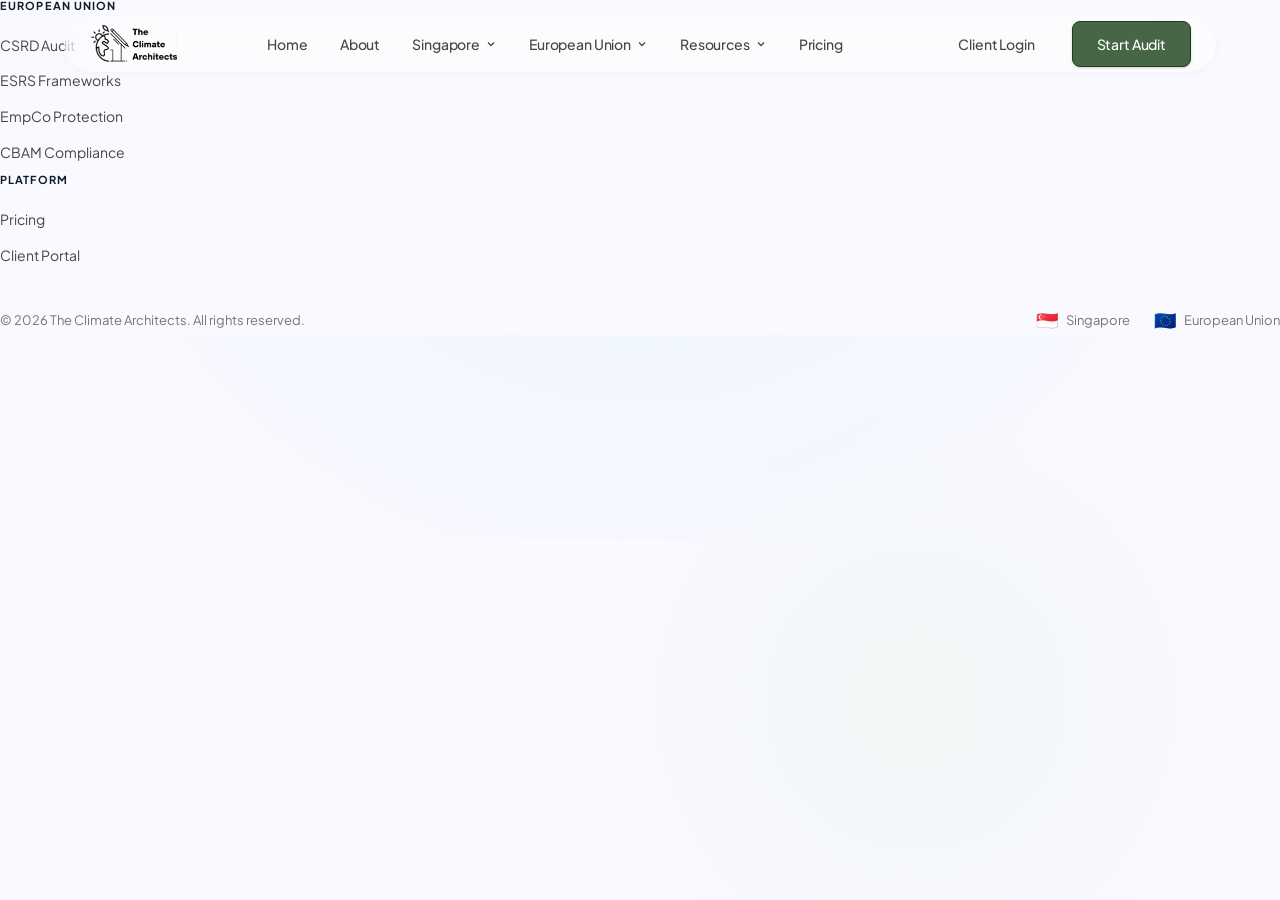
<file: public/audit.html>
<!DOCTYPE html>
<html lang="en">
<head>
    <meta charset="UTF-8">
    <meta name="viewport" content="width=device-width, initial-scale=1.0">
    <title>ESG Readiness Audit | The Climate Architects</title>
    <link rel="stylesheet" href="css/theme.css?v=4.2">
    
</head>
<body>

<div id="canvas-container"></div>

<nav id="navbar">
    <div class="nav-container">
        <a href="index.html" class="logo"><img src="logo.png?v=4.2" alt="The Climate Architects Logo"></a>
        <ul class="nav-links">
            <li><a href="index.html">Home</a></li>
            <li><a href="index.html#about">About</a></li>
            
            <li>
                <button class="nav-parent">
                    Singapore <svg width="12" height="12" viewBox="0 0 24 24" fill="none" stroke="currentColor" stroke-width="2.5"><polyline points="6 9 12 15 18 9"/></svg>
                </button>
                <div class="nav-dropdown">
                    <div class="dropdown-section-label">Singapore Services</div>
                    <a href="audit.html" class="active">ESG Readiness Audit <span class="dd-market sg">SG</span></a>
                    <a href="frameworks.html" >ESG Frameworks <span class="dd-market sg">SG</span></a>
                    <a href="protection.html" >Greenwashing Protection <span class="dd-market sg">SG</span></a>
                </div>
            </li>

            <li>
                <button class="nav-parent">
                    European Union <svg width="12" height="12" viewBox="0 0 24 24" fill="none" stroke="currentColor" stroke-width="2.5"><polyline points="6 9 12 15 18 9"/></svg>
                </button>
                <div class="nav-dropdown">
                    <div class="dropdown-section-label">EU Services</div>
                    <a href="eu-audit.html">CSRD Gap Analysis <span class="dd-market eu">EU</span></a>
                    <a href="eu-frameworks.html">ESRS Frameworks <span class="dd-market eu">EU</span></a>
                    <a href="eu-protection.html">Greenwashing (EmpCo) <span class="dd-market eu">EU</span></a>
                    <a href="eu-cbam.html">CBAM Compliance <span class="dd-market eu">EU</span></a>
                </div>
            </li>
            
            <li>
                <button class="nav-parent">Resources <svg width="12" height="12" viewBox="0 0 24 24" fill="none" stroke="currentColor" stroke-width="2.5"><polyline points="6 9 12 15 18 9"/></svg></button>
                <div class="nav-dropdown">
                    <div class="dropdown-section-label">Knowledge Hub</div>
                    <a href="index.html#decarb-lab">Decarbonisation Lab</a>
                    <a href="resources.html">Templates Library</a>
                </div>
            </li>

            <li><a href="pricing.html" >Pricing</a></li>
        </ul>
        <div class="nav-cta">
            
            <a href="dashboard.html" class="btn btn-ghost-login">Client Login</a>
            <a href="dashboard.html" class="btn btn-primary">Start Audit</a>
        </div>
        <button
          id="nav-hamburger-btn"
          class="nav-hamburger"
          aria-label="Open navigation menu"
          aria-expanded="false"
          aria-controls="nav-mobile-drawer"
        >
          <span class="bar" aria-hidden="true"></span>
          <span class="bar" aria-hidden="true"></span>
          <span class="bar" aria-hidden="true"></span>
        </button>
        
    </div>
</nav>


        <div class="footer-section">
            <h3>European Union</h3>
            <ul class="footer-links">
                <li><a href="eu-audit.html">CSRD Audit</a></li>
                <li><a href="eu-frameworks.html">ESRS Frameworks</a></li>
                <li><a href="eu-protection.html">EmpCo Protection</a></li>
                <li><a href="eu-cbam.html">CBAM Compliance</a></li>
            </ul>
        </div>
        <div class="footer-section">
            <h3>Platform</h3>
            <ul class="footer-links">
                <li><a href="pricing.html">Pricing</a></li>
                <li><a href="dashboard.html">Client Portal</a></li>
            </ul>
        </div>
    </div>
    <div class="footer-bottom">
        <span>&copy; 2026 The Climate Architects. All rights reserved.</span>
        <span style="display:flex;gap:24px;align-items:center;">
            <span style="display:flex;align-items:center;gap:8px;"><span style="font-size:18px;">🇸🇬</span> Singapore</span>
            <span style="display:flex;align-items:center;gap:8px;"><span style="font-size:18px;">🇪🇺</span> European Union</span>
        </span>
    </div>
</footer>
<script src="js/main.js?v=3.1"></script>


<div
  id="nav-mobile-drawer"
  class="nav-mobile-drawer"
  role="dialog"
  aria-modal="false"
  aria-label="Navigation menu"
>

  <span class="mob-section-title">Singapore</span>
  <a href="audit.html" class="mob-nav-link">
    ESG Readiness Audit
    <span class="dd-chip sg">SG</span>
  </a>
  <a href="frameworks.html" class="mob-nav-link">
    ESG Frameworks
    <span class="dd-chip sg">SG</span>
  </a>
  <a href="protection.html" class="mob-nav-link">
    Greenwashing Protection
    <span class="dd-chip sg">SG</span>
  </a>

  <div class="mob-divider"></div>

  <span class="mob-section-title">European Union</span>
  <a href="eu-audit.html" class="mob-nav-link">
    CSRD Gap Analysis
    <span class="dd-chip eu">EU</span>
  </a>
  <a href="eu-frameworks.html" class="mob-nav-link">
    ESRS Frameworks
    <span class="dd-chip eu">EU</span>
  </a>
  <a href="eu-protection.html" class="mob-nav-link">
    Greenwashing (EmpCo)
    <span class="dd-chip eu">EU</span>
  </a>
  <a href="eu-cbam.html" class="mob-nav-link">
    CBAM Compliance
    <span class="dd-chip eu">EU</span>
  </a>

  <div class="mob-divider"></div>

  <a href="pricing.html" class="mob-nav-link">Pricing</a>

  <div class="mob-cta-group">
    <a href="dashboard.html" class="btn btn-secondary">
      Client Login
    </a>
    <button
      class="btn btn-primary"
      onclick="openModal('bookCall'); 
               document.getElementById('nav-mobile-drawer')
                 .classList.remove('is-open');
               document.getElementById('nav-hamburger-btn')
                 .setAttribute('aria-expanded','false');
               document.body.classList.remove('modal-open');"
    >
      Book a Call
    </button>
  </div>

</div>

<div
  id="bookCallModal"
  class="modal-overlay"
  role="dialog"
  aria-modal="true"
  aria-labelledby="modal-book-title"
  aria-hidden="true"
>
  <div class="modal-box">
    <div class="modal-head">
      <div>
        <h2 id="modal-book-title">Book a Discovery Call</h2>
        <p>30 minutes &middot; Free &middot; No obligation</p>
      </div>
      <button
        class="modal-close"
        onclick="closeModal('bookCall')"
        aria-label="Close dialog"
      >&#x2715;</button>
    </div>
    <div class="modal-body">
      <div class="form-group">
        <label for="mc-name">Full name</label>
        <input
          type="text"
          id="mc-name"
          name="name"
          placeholder="Your name"
          autocomplete="name"
          required
        >
      </div>
      <div class="form-group">
        <label for="mc-email">Work email</label>
        <input
          type="email"
          id="mc-email"
          name="email"
          placeholder="you@company.com"
          autocomplete="email"
          required
        >
      </div>
      <div class="form-group">
        <label for="mc-company">Company</label>
        <input
          type="text"
          id="mc-company"
          name="company"
          placeholder="Company name"
          autocomplete="organization"
        >
      </div>
      <div class="form-group">
        <label for="mc-topic">What would you like to discuss?</label>
        <select id="mc-topic" name="topic">
          <option value="">Select a topic</option>
          <option value="scope3">Scope 3 Carbon Compliance</option>
          <option value="esg-audit">ESG Readiness Audit</option>
          <option value="csrd">CSRD / EU Compliance</option>
          <option value="greenwashing">Greenwashing Protection</option>
          <option value="general">General Enquiry</option>
        </select>
      </div>
      <button
        id="mc-submit"
        class="modal-submit-btn"
        onclick="submitBookCall()"
      >
        Request a Call
      </button>
    </div>
  </div>
</div>

<script src="js/modal.js"></script>
<script src="js/mobile-nav.js"></script>
</body>
</html>
</file>
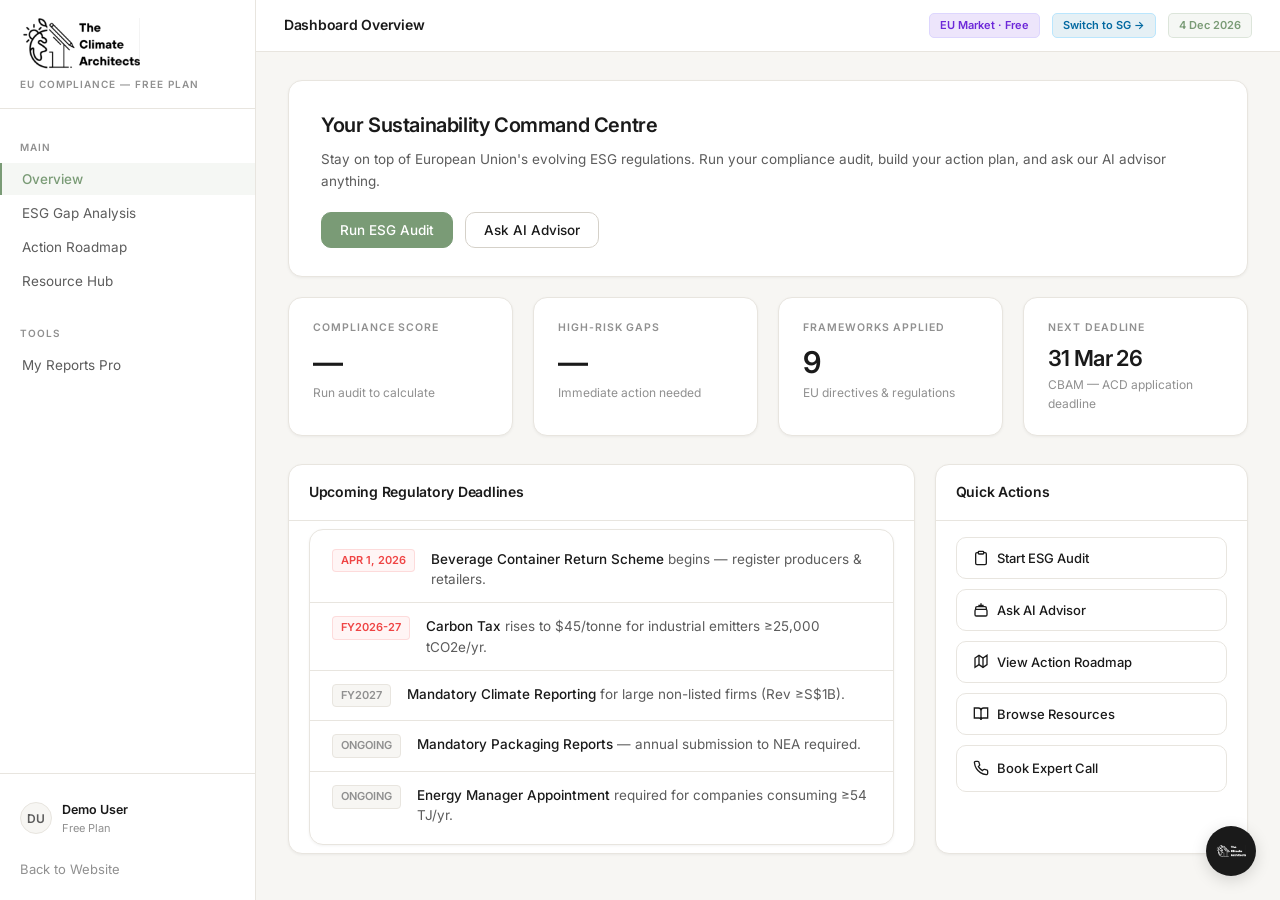
<file: public/dashboard-eu-free.html>
<!DOCTYPE html>
<html lang="en">
<head>
    <meta charset="UTF-8">
    <meta name="viewport" content="width=device-width, initial-scale=1.0">
    <title>EU Dashboard — Free | The Climate Architects</title>
    <link rel="preconnect" href="https://fonts.googleapis.com">
    <link rel="preconnect" href="https://fonts.gstatic.com" crossorigin>
    <link href="https://fonts.googleapis.com/css2?family=Outfit:wght@300;400;500;600;700;800;900&family=DM+Serif+Display:ital@0;1&display=swap" rel="stylesheet">
    <style>
        @import url('https://fonts.googleapis.com/css2?family=Inter:wght@300;400;500;600;700;800&display=swap');

        :root {
            --db-bg:           #F7F6F3;
            --db-surface:      #FFFFFF;
            --db-border:       #E8E5DF;
            --db-border-mid:   #D5D1C9;
            --db-ink:          #1A1A1A;
            --db-ink-mid:      #5C5C5C;
            --db-ink-muted:    #909090;
            --db-accent:       #7A9B76;
            --db-accent-hover: #698A65;
            --db-accent-tint:  rgba(122,155,118,0.08);
            --db-accent-border:rgba(122,155,118,0.20);
            --db-font: 'Inter', -apple-system, BlinkMacSystemFont, sans-serif;
            --db-r:    10px;
            --db-r-lg: 14px;
            --db-shadow-xs: 0 1px 3px rgba(0,0,0,0.05);
            --db-shadow-sm: 0 2px 8px rgba(0,0,0,0.07);

            /* Legacy mapping for backend compatibility */
            --teal: var(--db-accent);
            --teal-light: var(--db-accent-hover);
            --teal-dark: var(--db-accent-hover);
            --teal-glow: var(--db-accent-tint);
            --teal-10: var(--db-accent-tint);
            --forest: var(--db-ink);
            --bg: var(--db-bg);
            --panel: var(--db-surface);
            --radius: var(--db-r-lg);
            --shadow: var(--db-shadow-xs);
            --text: var(--db-ink);
            --text-mid: var(--db-ink-mid);
            --text-soft: var(--db-ink-muted);
            --danger: #ef4444;
            --warn: #f59e0b;
            --success: #10b981;
            --charcoal: var(--db-surface);
            --font: var(--db-font);
            --serif: var(--db-font);
        }

        * { margin: 0; padding: 0; box-sizing: border-box; }
        html { scroll-behavior: smooth; }

        body, p, span, div, button, input, select, label, td, th, li, a {
            font-family: var(--db-font);
        }

        body {
            background: var(--db-bg);
            color: var(--db-ink);
            font-family: var(--db-font);
            font-size: 14px;
            line-height: 1.6;
            -webkit-font-smoothing: antialiased;
            display: flex;
            height: 100vh;
            overflow: hidden;
        }

        h1, h2, h3, h4, h5, h6 {
            font-family: var(--db-font);
            font-weight: 600;
            color: var(--db-ink);
            letter-spacing: -0.018em;
        }

        /* ── SIDEBAR ───────────────────────────────── */
        .sidebar {
            width: 256px;
            background: var(--db-surface);
            border-right: 1px solid var(--db-border);
            box-shadow: none;
            display: flex;
            flex-direction: column;
            flex-shrink: 0;
            z-index: 100;
            overflow: hidden;
        }
        .sidebar-logo {
            padding: 18px 20px 16px;
            border-bottom: 1px solid var(--db-border);
        }
        .sidebar-logo img {
            background: transparent !important;
            mix-blend-mode: multiply !important;
            height: 52px;
            width: auto;
            margin-bottom: 6px;
            display: block;
        }
        .logo-text { display: none; }
        .logo-sub {
            font-size: 10px;
            font-weight: 600;
            text-transform: uppercase;
            letter-spacing: 0.1em;
            color: var(--db-ink-muted);
            margin-top: 3px;
        }
        .sidebar-nav {
            flex: 1;
            padding: 12px 0;
            display: flex;
            flex-direction: column;
            gap: 2px;
            overflow-y: auto;
        }
        .nav-label {
            font-size: 10px;
            font-weight: 600;
            text-transform: uppercase;
            letter-spacing: 0.09em;
            color: var(--db-ink-muted);
            padding: 18px 20px 6px;
        }
        .nav-item {
            padding: 8px 20px;
            font-size: 13.5px;
            font-weight: 400;
            color: var(--db-ink-mid);
            background: transparent;
            border-left: 2px solid transparent;
            display: block;
            width: 100%;
            text-align: left;
            transition: all 0.15s ease;
            cursor: pointer;
            border-radius: 0;
            border-top: none;
            border-right: none;
            border-bottom: none;
            text-decoration: none;
        }
        .nav-item:hover {
            background: var(--db-bg);
            color: var(--db-ink);
        }
        .nav-item.active {
            background: var(--db-accent-tint) !important;
            color: var(--db-accent) !important;
            font-weight: 500 !important;
            border-left-color: var(--db-accent) !important;
        }
        .nav-item .icon { display: none; }
        .nav-badge {
            margin-left: auto;
            font-size: 10px;
            font-weight: 600;
            background: var(--db-bg);
            border: 1px solid var(--db-border);
            color: var(--db-ink-muted);
            padding: 2px 7px;
            border-radius: 4px;
            display: inline-block;
            float: right;
        }
        .nav-badge.green {
            background: var(--db-accent-tint);
            border-color: var(--db-accent-border);
            color: var(--db-accent);
        }
        .sidebar-footer {
            padding: 12px 0;
            border-top: 1px solid var(--db-border);
            background: var(--db-surface);
        }
        .user-chip {
            display: flex;
            align-items: center;
            gap: 10px;
            padding: 14px 20px;
            font-size: 12.5px;
            color: var(--db-ink-mid);
        }
        .user-avatar {
            width: 32px;
            height: 32px;
            border-radius: 50%;
            background: var(--db-bg);
            border: 1px solid var(--db-border);
            display: flex;
            align-items: center;
            justify-content: center;
            font-size: 12px;
            font-weight: 600;
            color: var(--db-ink-mid);
            flex-shrink: 0;
        }
        .user-info { flex: 1; overflow: hidden; }
        .user-name { font-weight: 600; color: var(--db-ink); white-space: nowrap; overflow: hidden; text-overflow: ellipsis; }
        .user-role { font-size: 11px; color: var(--db-ink-muted); }
        .back-btn {
            font-size: 13px;
            color: var(--db-ink-muted);
            padding: 8px 20px;
            display: block;
            background: transparent;
            border: none;
            cursor: pointer;
            transition: color 0.15s ease;
            text-align: left;
            width: 100%;
            text-decoration: none;
        }
        .back-btn:hover { color: var(--db-ink); }

        /* ── MAIN CONTENT ───────────────────────────── */
        .main {
            flex: 1;
            display: flex;
            flex-direction: column;
            overflow: hidden;
            background: var(--db-bg);
        }
        .topbar {
            background: var(--db-surface);
            border-bottom: 1px solid var(--db-border);
            height: 52px;
            padding: 0 28px;
            display: flex;
            align-items: center;
            justify-content: space-between;
            flex-shrink: 0;
            position: sticky;
            top: 0;
            z-index: 50;
        }
        .topbar-left { display: flex; align-items: center; gap: 14px; }
        .topbar-left img { display: none !important; }
        .topbar-left h2 {
            font-size: 14px;
            font-weight: 600;
            color: var(--db-ink);
        }
        .topbar-left p { display: none; }
        .topbar-right { display: flex; align-items: center; gap: 12px; }

        .pill-tag {
            font-size: 11px;
            font-weight: 600;
            padding: 3px 10px;
            background: var(--db-accent-tint);
            color: var(--db-accent);
            border: 1px solid var(--db-accent-border);
            border-radius: 5px;
            display: inline-block;
        }

        /* ── SCROLL AREA ────────────────────────────── */
        .page-body {
            flex: 1;
            overflow-y: auto;
            padding: 28px 32px;
        }

        /* ── VIEWS ──────────────────────────────────── */
        .view { display: none; animation: fadeUp 0.3s ease both; }
        .view.active { display: block; }
        @keyframes fadeUp {
            from { opacity: 0; transform: translateY(8px); }
            to   { opacity: 1; transform: translateY(0); }
        }

        /* ── WELCOME / HERO CARD ─────────────────────── */
        .overview-hero {
            background: var(--db-surface);
            border: 1px solid var(--db-border);
            border-radius: var(--db-r-lg);
            padding: 28px 32px;
            margin-bottom: 20px;
            box-shadow: var(--db-shadow-xs);
            position: relative;
            overflow: hidden;
            color: var(--db-ink);
        }
        .overview-hero img { display: none !important; }
        .hero-eyebrow { display: none; }
        .hero-title {
            font-size: 20px;
            font-weight: 600;
            letter-spacing: -0.02em;
            color: var(--db-ink);
            margin-bottom: 8px;
        }
        .hero-desc {
            font-size: 13.5px;
            color: var(--db-ink-mid);
            margin-bottom: 20px;
            line-height: 1.6;
        }
        .hero-actions { display: flex; gap: 12px; flex-wrap: wrap; }

        /* ── BUTTONS ────────────────────────────────── */
        .btn {
            display: inline-flex;
            align-items: center;
            gap: 8px;
            font-family: var(--db-font);
            cursor: pointer;
            text-decoration: none;
        }
        .btn-teal,
        .btn-solid {
            background: var(--db-accent);
            color: #fff;
            border: 1px solid var(--db-accent);
            border-radius: var(--db-r);
            padding: 9px 18px;
            font-size: 13.5px;
            font-weight: 500;
            box-shadow: none;
            transition: background 0.15s ease, transform 0.15s ease;
        }
        .btn-teal:hover,
        .btn-solid:hover {
            background: var(--db-accent-hover);
            transform: translateY(-1px);
            color: #fff;
        }
        .btn-outline,
        .btn-ghost {
            background: var(--db-surface);
            color: var(--db-ink);
            border: 1px solid var(--db-border-mid);
            border-radius: var(--db-r);
            padding: 9px 18px;
            font-size: 13.5px;
            font-weight: 500;
            box-shadow: none;
            transition: all 0.15s ease;
        }
        .btn-outline:hover,
        .btn-ghost:hover {
            background: var(--db-bg);
            border-color: var(--db-ink-muted);
            color: var(--db-ink);
        }

        /* ── STAT CARDS ─────────────────────────────── */
        .stats-row {
            display: grid;
            grid-template-columns: repeat(auto-fit, minmax(220px, 1fr));
            gap: 20px;
            margin-bottom: 28px;
        }
        .stat-card {
            background: var(--db-surface);
            border: 1px solid var(--db-border);
            border-radius: var(--db-r-lg);
            padding: 22px 24px;
            box-shadow: var(--db-shadow-xs);
            position: relative;
            overflow: hidden;
            transition: box-shadow 0.15s ease;
        }
        .stat-card:hover { box-shadow: var(--db-shadow-sm); }
        .stat-card .accent-line { display: none !important; }

        .stat-label {
            font-size: 10.5px;
            font-weight: 600;
            text-transform: uppercase;
            letter-spacing: 0.09em;
            color: var(--db-ink-muted);
            margin-bottom: 10px;
        }
        .stat-value {
            font-size: 30px;
            font-weight: 600;
            color: var(--db-ink);
            letter-spacing: -0.03em;
            line-height: 1;
            margin-bottom: 6px;
        }
        .stat-value.warn,
        .stat-value.danger,
        .stat-value.success { color: var(--db-ink); }

        .stat-sub {
            font-size: 12px;
            color: var(--db-ink-muted);
            margin-top: 0;
        }

        .quick-grid {
            display: grid;
            grid-template-columns: 2fr 1fr;
            gap: 20px;
            margin-bottom: 28px;
        }

        /* ── SECTION PANEL ──────────────────────────── */
        .panel {
            background: var(--db-surface);
            border: 1px solid var(--db-border);
            border-radius: var(--db-r-lg);
            box-shadow: var(--db-shadow-xs);
            overflow: hidden;
            margin-bottom: 20px;
        }
        .panel-head {
            padding: 16px 20px;
            border-bottom: 1px solid var(--db-border);
            display: flex;
            align-items: center;
            justify-content: space-between;
        }
        .panel-head h3 {
            font-size: 14px;
            font-weight: 600;
            color: var(--db-ink);
        }
        .panel-body { padding: 16px 20px; }

        /* ── ASSESSMENT ─────────────────────────────── */
        .assess-header { margin-bottom: 24px; }
        .assess-header h1 { font-size: 18px; font-weight: 600; margin-bottom: 6px; color: var(--db-ink); }
        .assess-header p { font-size: 13.5px; color: var(--db-ink-mid); }

        .policy-card {
            background: var(--db-surface);
            border: 1px solid var(--db-border);
            border-radius: var(--db-r-lg);
            padding: 18px 20px;
            margin-bottom: 12px;
            box-shadow: var(--db-shadow-xs);
        }
        .pc-top {
            display: flex;
            align-items: center;
            justify-content: space-between;
            margin-bottom: 10px;
        }
        .pc-num {
            font-size: 12px;
            font-weight: 600;
            color: var(--db-ink-muted);
            margin-right: 8px;
        }
        .pc-title { font-size: 14px; font-weight: 600; color: var(--db-ink); }
        .pc-tag {
            font-size: 10px;
            font-weight: 500;
            padding: 2px 6px;
            background: var(--db-bg);
            border: 1px solid var(--db-border);
            color: var(--db-ink-muted);
            border-radius: 4px;
        }
        .pc-criteria {
            font-size: 13px;
            color: var(--db-ink-mid);
            margin-bottom: 14px;
            padding-left: 0;
            border-left: none;
            background: transparent;
        }
        .pc-controls {
            display: grid;
            grid-template-columns: 1fr 1fr;
            gap: 12px;
        }
        .ctrl-group label {
            display: block;
            font-size: 11px;
            font-weight: 600;
            color: var(--db-ink-muted);
            margin-bottom: 4px;
            text-transform: uppercase;
            letter-spacing: 0.05em;
        }
        .form-select {
            width: 100%;
            background: var(--db-bg);
            border: 1px solid var(--db-border-mid);
            border-radius: var(--db-r);
            padding: 8px 12px;
            font-size: 13px;
            color: var(--db-ink);
            outline: none;
            transition: border-color 0.15s ease;
        }
        .form-select:focus {
            border-color: var(--db-accent);
        }
        .form-select:disabled { opacity: 0.5; }

        /* ── ROADMAP ────────────────────────────────── */
        .roadmap-list { list-style: none; padding: 0; }
        .roadmap-item {
            background: var(--db-surface);
            border: 1px solid var(--db-border);
            border-radius: var(--db-r-lg);
            padding: 18px 22px;
            margin-bottom: 10px;
            box-shadow: var(--db-shadow-xs);
            display: flex;
            gap: 16px;
            align-items: flex-start;
        }
        .road-step {
            width: 26px; height: 26px;
            border-radius: 50%;
            background: var(--db-accent-tint);
            border: 1px solid var(--db-accent-border);
            color: var(--db-accent);
            font-size: 12px; font-weight: 600;
            display: flex; align-items: center; justify-content: center;
            flex-shrink: 0;
        }
        .road-content h4 { font-size: 14px; font-weight: 600; color: var(--db-ink); margin-bottom: 3px; }
        .road-content p { font-size: 13px; color: var(--db-ink-mid); line-height: 1.55; }
        .road-tag {
            font-size: 11px; font-weight: 500;
            padding: 2px 8px;
            background: var(--db-bg);
            border: 1px solid var(--db-border);
            border-radius: 4px;
            color: var(--db-ink-muted);
            margin-left: auto;
            flex-shrink: 0;
            text-transform: none;
        }

        /* ── RESOURCES ──────────────────────────────── */
        .resource-grid {
            display: grid;
            grid-template-columns: repeat(auto-fill, minmax(260px, 1fr));
            gap: 16px;
        }
        .resource-card {
            background: var(--db-surface);
            border: 1px solid var(--db-border);
            border-radius: var(--db-r-lg);
            padding: 16px 20px;
            margin-bottom: 8px;
            display: flex; gap: 14px; align-items: flex-start;
            text-decoration: none; color: inherit;
            transition: border-color 0.15s ease, box-shadow 0.15s ease;
        }
        .resource-card:hover { border-color: var(--db-accent-border); box-shadow: var(--db-shadow-sm); }
        .res-icon {
            width: 30px; height: 30px;
            border-radius: 6px;
            background: var(--db-accent-tint);
            border: 1px solid var(--db-accent-border);
            color: var(--db-accent);
            font-size: 12px; font-weight: 700;
            display: flex; align-items: center; justify-content: center;
            flex-shrink: 0;
        }
        .res-title { font-size: 13.5px; font-weight: 600; color: var(--db-ink); }
        .res-desc { font-size: 12.5px; color: var(--db-ink-mid); line-height: 1.45; }
        .res-type { display: none; }

        /* ── DEADLINES LIST ─────────────────────────── */
        .deadline-list {
            background: var(--db-surface);
            border: 1px solid var(--db-border);
            border-radius: var(--db-r-lg);
            padding: 6px 0;
            box-shadow: var(--db-shadow-xs);
            list-style: none;
        }
        .deadline-item {
            padding: 13px 22px;
            border-bottom: 1px solid var(--db-border);
            display: flex;
            gap: 16px;
            align-items: flex-start;
        }
        .deadline-item:last-child { border-bottom: none; }
        .dl-date {
            font-size: 11px;
            font-weight: 600;
            color: var(--db-ink-muted);
            background: var(--db-bg);
            border: 1px solid var(--db-border);
            border-radius: 4px;
            padding: 2px 8px;
            white-space: nowrap;
            flex-shrink: 0;
            text-transform: uppercase;
        }
        .dl-date.urgent {
            color: #ef4444;
            background: rgba(239,68,68,0.05);
            border-color: rgba(239,68,68,0.15);
        }
        .dl-text { font-size: 13.5px; color: var(--db-ink-mid); line-height: 1.5; }
        .dl-text strong { color: var(--db-ink); font-weight: 500; }

        /* ── QUICK ACTIONS ──────────────────────────── */
        .quick-grid .panel:last-child .panel-body {
            display: flex;
            flex-direction: column;
            gap: 8px;
        }
        .quick-grid .panel:last-child .btn,
        .quick-grid .panel:last-child a.btn {
            background: var(--db-surface) !important;
            border: 1px solid var(--db-border) !important;
            border-radius: var(--db-r) !important;
            padding: 12px 16px !important;
            font-size: 13px !important;
            font-weight: 500 !important;
            color: var(--db-ink) !important;
            cursor: pointer !important;
            transition: all 0.15s ease !important;
            display: flex !important;
            align-items: center !important;
            gap: 8px !important;
            text-decoration: none !important;
            width: 100% !important;
            box-shadow: none !important;
            justify-content: flex-start !important;
        }
        .quick-grid .panel:last-child .btn:hover,
        .quick-grid .panel:last-child a.btn:hover {
            border-color: var(--db-accent-border) !important;
            background: var(--db-accent-tint) !important;
            color: var(--db-accent) !important;
            transform: none !important;
        }
        .quick-grid .panel:last-child .btn svg {
            margin-right: 0 !important;
            flex-shrink: 0;
        }

        /* ── TABLES ─────────────────────────────────── */
        .gap-table {
            width: 100%;
            border-collapse: separate;
            border-spacing: 0;
            background: var(--db-surface);
        }
        .gap-table th {
            background: var(--db-bg);
            padding: 10px 16px;
            font-size: 10.5px;
            font-weight: 600;
            text-transform: uppercase;
            letter-spacing: 0.08em;
            color: var(--db-ink-muted);
            border-bottom: 1px solid var(--db-border);
            text-align: left;
        }
        .gap-table td {
            padding: 12px 16px;
            font-size: 13.5px;
            color: var(--db-ink-mid);
            border-bottom: 1px solid var(--db-border);
            text-align: left;
        }
        .gap-table tr:last-child td { border-bottom: none; }
        .gap-table tbody tr:hover td { background: var(--db-bg); }
        .gap-table td:first-child { font-weight: 500; color: var(--db-ink); }

        .badge {
            font-size: 11px;
            font-weight: 500;
            padding: 2px 6px;
            border-radius: 4px;
            text-transform: none;
            display: inline-block;
        }
        .badge-high { background: rgba(239,68,68,0.05); color: #ef4444; border: 1px solid rgba(239,68,68,0.15); }
        .badge-med  { background: rgba(245,158,11,0.05); color: #f59e0b; border: 1px solid rgba(245,158,11,0.15); }
        .badge-low  { background: rgba(59,130,246,0.05); color: #3b82f6; border: 1px solid rgba(59,130,246,0.15); }

        .status-red   { color: #ef4444; font-weight: 500; }
        .status-amber { color: #f59e0b; font-weight: 500; }
        .status-green { color: #10b981; font-weight: 500; }

        /* ── ARIA CHAT WIDGET ───────────────────────── */
        .chat-fab {
            position: fixed;
            bottom: 24px;
            right: 24px;
            z-index: 9999;
        }
        .fab-btn {
            width: 50px;
            height: 50px;
            border-radius: 50%;
            background: var(--db-ink);
            border: none;
            box-shadow: 0 4px 16px rgba(0,0,0,0.15);
            cursor: pointer;
            display: flex;
            align-items: center;
            justify-content: center;
            transition: transform 0.15s ease;
        }
        .fab-btn:hover { transform: scale(1.04); }
        .fab-btn img {
            filter: brightness(0) invert(1) !important;
            width: 24px; height: 24px;
        }
        .fab-pulse { display: none; }

        .chat-window {
            position: absolute;
            bottom: 64px;
            right: 0;
            width: 340px;
            height: 460px;
            background: var(--db-surface);
            border: 1px solid var(--db-border);
            border-radius: var(--db-r-lg);
            box-shadow: 0 8px 28px rgba(0,0,0,0.1);
            display: flex;
            flex-direction: column;
            overflow: hidden;
            transform-origin: bottom right;
            transform: scale(0.9) translateY(10px);
            opacity: 0;
            pointer-events: none;
            transition: transform 0.15s ease, opacity 0.15s ease;
        }
        .chat-window.open {
            transform: scale(1) translateY(0);
            opacity: 1;
            pointer-events: all;
        }
        .chat-head {
            background: var(--db-ink);
            color: #fff;
            padding: 12px 16px;
            display: flex;
            align-items: center;
            justify-content: space-between;
            flex-shrink: 0;
        }
        .chat-avatar { display: none; }
        .chat-head-info { flex: 1; }
        .chat-head-name { font-size: 13px; font-weight: 500; color: #fff; }
        .chat-head-status { display: none; }
        .chat-close-btn {
            background: transparent;
            border: none;
            color: rgba(255,255,255,0.7);
            cursor: pointer;
            font-size: 12px;
        }
        .chat-close-btn:hover { color: #fff; }

        .chat-body {
            flex: 1;
            overflow-y: auto;
            padding: 14px;
            background: var(--db-bg);
            display: flex;
            flex-direction: column;
            gap: 10px;
        }
        .msg { max-width: 85%; font-size: 13px; line-height: 1.5; }
        .msg-bot {
            background: var(--db-surface);
            color: var(--db-ink);
            align-self: flex-start;
            border-radius: 6px;
            padding: 8px 12px;
            border: 1px solid var(--db-border);
            box-shadow: var(--db-shadow-xs);
        }
        .msg-user {
            background: var(--db-accent);
            color: #fff;
            align-self: flex-end;
            border-radius: 6px;
            padding: 8px 12px;
        }
        .chat-suggestions {
            display: flex;
            flex-wrap: wrap;
            gap: 6px;
            padding: 8px 12px;
            background: var(--db-surface);
            border-top: 1px solid var(--db-border);
        }
        .suggestion-chip {
            background: var(--db-surface);
            border: 1px solid var(--db-border);
            border-radius: 5px;
            padding: 4px 10px;
            font-size: 12px;
            color: var(--db-ink-mid);
            cursor: pointer;
            transition: all 0.15s ease;
            outline: none;
        }
        .suggestion-chip:hover {
            border-color: var(--db-accent-border);
            color: var(--db-accent);
            background: var(--db-accent-tint);
        }
        .chat-footer {
            padding: 10px 12px;
            background: var(--db-surface);
            border-top: 1px solid var(--db-border);
            display: flex;
            gap: 8px;
        }
        .chat-input {
            flex: 1;
            background: var(--db-bg);
            border: 1px solid var(--db-border-mid);
            border-radius: 6px;
            padding: 8px 11px;
            font-size: 13px;
            font-family: var(--db-font);
            color: var(--db-ink);
            outline: none;
        }
        .chat-input:focus { border-color: var(--db-accent); }
        .chat-send {
            background: var(--db-accent);
            color: #fff;
            border: none;
            border-radius: 6px;
            padding: 8px 12px;
            cursor: pointer;
            font-size: 12px;
            transition: background 0.15s ease;
        }
        .chat-send:hover { background: var(--db-accent-hover); }

        /* ── LOGIN + REGISTER FORMS ─────────────────── */
        #auth-modal {
            position: fixed; inset: 0;
            background: rgba(26,26,26,0.3);
            backdrop-filter: blur(4px);
            z-index: 99999;
            display: flex; align-items: center; justify-content: center;
        }
        #auth-modal > div {
            background: var(--db-surface) !important;
            border: 1px solid var(--db-border) !important;
            border-radius: var(--db-r-lg) !important;
            padding: 32px 28px !important;
            max-width: 380px !important;
            width: 100% !important;
            box-shadow: var(--db-shadow-sm) !important;
            position: relative;
        }
        #auth-modal img {
            background: transparent !important;
            mix-blend-mode: multiply !important;
        }
        #auth-modal h2 { font-size: 18px; font-weight: 600; margin-bottom: 6px; color: var(--db-ink); }

        #auth-modal .chat-input {
            background: var(--db-bg) !important;
            border: 1px solid var(--db-border-mid) !important;
            border-radius: var(--db-r) !important;
            padding: 9px 13px !important;
            font-size: 13.5px !important;
            font-family: var(--db-font) !important;
            color: var(--db-ink) !important;
            width: 100% !important;
            outline: none !important;
            transition: border-color 0.15s ease;
        }
        #auth-modal .chat-input:focus {
            border-color: var(--db-accent) !important;
            box-shadow: 0 0 0 3px rgba(122,155,118,0.14) !important;
        }

        #auth-market-form button {
            background: var(--db-surface) !important;
            border: 1px solid var(--db-border) !important;
            border-radius: var(--db-r-lg) !important;
            padding: 22px 24px !important;
            cursor: pointer !important;
            transition: all 0.2s ease !important;
            width: 100% !important;
            box-shadow: none !important;
            margin-bottom: 12px;
        }
        #auth-market-form button:hover {
            border-color: var(--db-accent-border) !important;
            box-shadow: var(--db-shadow-sm) !important;
            transform: translateY(-2px) !important;
            background: var(--db-surface) !important;
        }
        #auth-market-form button span { font-size: 24px !important; }
        #auth-market-form button div div:first-child { font-size: 14px !important; color: var(--db-ink) !important; font-weight: 600 !important; }
        #auth-market-form button div div:last-child { font-size: 11.5px !important; color: var(--db-ink-muted) !important; }

        /* ── RESPONSIVE ─────────────────────────────── */
        @media (max-width: 900px) {
            .sidebar { display: none; }
            .quick-grid { grid-template-columns: 1fr; }
            .pc-controls { grid-template-columns: 1fr; }
            .chat-window { width: 320px; }
        }

        /* ── TOAST ──────────────────────────────────── */
        .toast {
            position: fixed;
            bottom: 24px;
            right: 24px;
            background: var(--db-ink);
            color: #fff;
            font-size: 13px;
            font-weight: 500;
            padding: 10px 16px;
            border-radius: 6px;
            z-index: 99999;
            box-shadow: var(--db-shadow-sm);
            animation: slideInToast 0.2s ease, fadeOutToast 0.2s 2.8s ease forwards;
        }
        @keyframes slideInToast {
            from { transform: translateY(8px); opacity: 0; }
            to   { transform: translateY(0); opacity: 1; }
        }
        @keyframes fadeOutToast {
            to { opacity: 0; transform: translateY(-4px); }
        }
    </style>
</head>
<body>

<!-- SIDEBAR -->
<aside class="sidebar">
    <div class="sidebar-logo">
        <img src="logo.png?v=4.2" alt="The Climate Architects" style="background: transparent; mix-blend-mode: multiply; height:52px;width:auto;margin-bottom:6px;display:block;">
        <div class="logo-sub">EU Compliance — Free Plan</div>
    </div>
    <nav class="sidebar-nav">
        <div class="nav-label">Main</div>
        <button class="nav-item active" onclick="showView('overview')">
            <span class="icon"></span> Overview
        </button>
        <button class="nav-item" onclick="showView('assessment')">
            <span class="icon"></span> ESG Gap Analysis
        </button>
        <button class="nav-item" onclick="showView('roadmap')">
            <span class="icon"></span> Action Roadmap
        </button>
        <button class="nav-item" onclick="showView('resources')">
            <span class="icon"></span> Resource Hub
        </button>
        <div class="nav-label" style="margin-top:8px;">Tools</div>
        <button class="nav-item" onclick="showView('reports')">
            <span class="icon"></span> My Reports <span class="pro-feature-tag">Pro</span>
            <span class="nav-badge green" style="display:none;" id="reports-badge">0</span>
        </button>
        <button class="nav-item" id="admin-nav-item" style="display:none;" onclick="showView('admin')">
            <span class="icon"></span> Admin Panel
        </button>
    </nav>
    <div class="sidebar-footer">
        <div class="user-chip" id="user-chip">
            <div class="user-avatar" id="sidebar-avatar">?</div>
            <div class="user-info">
                <div class="user-name" id="sidebar-name">Loading…</div>
                <div class="user-role" id="sidebar-plan">Free Plan</div>
            </div>
        </div>
        
        <a href="index.html" class="back-btn">Back to Website</a>
    </div>
</aside>

<!-- MAIN -->
<main class="main">
    <header class="topbar">
        <div class="topbar-left" style="display:flex;align-items:center;gap:14px;">
            <img src="logo.png?v=4.2" alt="The Climate Architects" style="background: transparent; mix-blend-mode: multiply; height:38px;width:auto;object-fit:contain;display:block;">
            <div>
                <h2 id="topbar-title">Dashboard Overview</h2>
                <p id="topbar-sub">European Union — CSRD · CBAM · CSDDD — Free Plan</p>
            </div>
        </div>
        <div class="topbar-right">
            <span class="pill-tag" style="background:rgba(109,40,217,0.12);color:#6d28d9;border-color:#ddd6fe;">EU Market · Free</span>
            <a href="dashboard-sg-free.html" class="pill-tag" style="background:rgba(3,105,161,0.1);color:#0369a1;border-color:#bae6fd;text-decoration:none;">Switch to SG →</a>
            <span class="pill-tag" id="date-tag">—</span>
        </div>
    </header>

    <div class="page-body">

        <!-- ══ OVERVIEW VIEW ══ -->
        <div class="view active" id="view-overview">
            <div class="overview-hero">
                <h1 class="hero-title">Your Sustainability Command Centre</h1>
                <p class="hero-desc">Stay on top of European Union's evolving ESG regulations. Run your compliance audit, build your action plan, and ask our AI advisor anything.</p>
                <div class="hero-actions">
                    <button class="btn btn-teal" onclick="showView('assessment')">Run ESG Audit</button>
                    <button class="btn btn-outline" onclick="openChat()">Ask AI Advisor</button>
                </div>
            </div>

            <div class="stats-row" id="overview-stats">
                <div class="stat-card">
                    <div class="accent-line"></div>
                    <div class="stat-label">Compliance Score</div>
                    <div class="stat-value" id="ov-score">—</div>
                    <div class="stat-sub">Run audit to calculate</div>
                </div>
                <div class="stat-card">
                    <div class="accent-line danger"></div>
                    <div class="stat-label">High-Risk Gaps</div>
                    <div class="stat-value danger" id="ov-high">—</div>
                    <div class="stat-sub">Immediate action needed</div>
                </div>
                <div class="stat-card">
                    <div class="accent-line warn"></div>
                    <div class="stat-label">Frameworks Applied</div>
                    <div class="stat-value warn" id="ov-frameworks">9</div>
                    <div class="stat-sub">EU directives &amp; regulations</div>
                </div>
                <div class="stat-card">
                    <div class="accent-line success"></div>
                    <div class="stat-label">Next Deadline</div>
                    <div class="stat-value success" style="font-size:22px;">31 Mar 26</div>
                    <div class="stat-sub">CBAM — ACD application deadline</div>
                </div>
            </div>

            <div class="quick-grid">
                <div class="panel">
                    <div class="panel-head">
                        <h3>Upcoming Regulatory Deadlines</h3>
                    </div>
                    <div class="panel-body" style="padding: 8px 20px;">
                        <ul class="deadline-list">
                            <li class="deadline-item"><span class="dl-date urgent">Apr 1, 2026</span><span class="dl-text"><strong>Beverage Container Return Scheme</strong> begins — register producers & retailers.</span></li>
                            <li class="deadline-item"><span class="dl-date urgent">FY2026-27</span><span class="dl-text"><strong>Carbon Tax</strong> rises to $45/tonne for industrial emitters ≥25,000 tCO2e/yr.</span></li>
                            <li class="deadline-item"><span class="dl-date">FY2027</span><span class="dl-text"><strong>Mandatory Climate Reporting</strong> for large non-listed firms (Rev ≥S$1B).</span></li>
                            <li class="deadline-item"><span class="dl-date">Ongoing</span><span class="dl-text"><strong>Mandatory Packaging Reports</strong> — annual submission to NEA required.</span></li>
                            <li class="deadline-item"><span class="dl-date">Ongoing</span><span class="dl-text"><strong>Energy Manager Appointment</strong> required for companies consuming ≥54 TJ/yr.</span></li>
                        </ul>
                    </div>
                </div>

                <div class="panel">
                    <div class="panel-head">
                        <h3>Quick Actions</h3>
                    </div>
                    <div class="panel-body" style="display:flex;flex-direction:column;gap:10px;">
                        <button class="btn btn-solid" style="width:100%;justify-content:center;" onclick="showView('assessment')"><svg viewBox="0 0 24 24" fill="none" stroke="currentColor" stroke-width="2" width="16" height="16" style="margin-right:8px; display:inline-block; vertical-align:middle;"><path d="M16 4h2a2 2 0 0 1 2 2v14a2 2 0 0 1-2 2H6a2 2 0 0 1-2-2V6a2 2 0 0 1 2-2h2"/><rect x="8" y="2" width="8" height="4" rx="1" ry="1"/></svg> Start ESG Audit</button>
                        <button class="btn btn-ghost" style="width:100%;justify-content:center;" onclick="openChat()"><svg viewBox="0 0 24 24" fill="none" stroke="currentColor" stroke-width="2" width="16" height="16" style="margin-right:8px; display:inline-block; vertical-align:middle;"><rect x="3" y="11" width="18" height="10" rx="2"/><path d="M12 2v4M8 5h8M4 11v-2a2 2 0 0 1 2-2h12a2 2 0 0 1 2 2v2M9 16h.01M15 16h.01"/></svg> Ask AI Advisor</button>
                        <button class="btn btn-ghost" style="width:100%;justify-content:center;" onclick="showView('roadmap')"><svg viewBox="0 0 24 24" fill="none" stroke="currentColor" stroke-width="2" width="16" height="16" style="margin-right:8px; display:inline-block; vertical-align:middle;"><polygon points="3 6 3 20 9 16 15 20 21 16 21 2 15 6 9 2 3 6"/><line x1="9" y1="2" x2="9" y2="16"/><line x1="15" y1="6" x2="15" y2="20"/></svg> View Action Roadmap</button>
                        <button class="btn btn-ghost" style="width:100%;justify-content:center;" onclick="showView('resources')"><svg viewBox="0 0 24 24" fill="none" stroke="currentColor" stroke-width="2" width="16" height="16" style="margin-right:8px; display:inline-block; vertical-align:middle;"><path d="M2 3h6a4 4 0 0 1 4 4v14a3 3 0 0 0-3-3H2zM22 3h-6a4 4 0 0 0-4 4v14a3 3 0 0 1 3-3h7z"/></svg> Browse Resources</button>
                        <a href="index.html#bookCallModal" class="btn btn-ghost" style="width:100%;justify-content:center;text-align:center;"><svg viewBox="0 0 24 24" fill="none" stroke="currentColor" stroke-width="2" width="16" height="16" style="margin-right:8px; display:inline-block; vertical-align:middle;"><path d="M22 16.92v3a2 2 0 0 1-2.18 2 19.79 19.79 0 0 1-8.63-3.07 19.5 19.5 0 0 1-6-6 19.79 19.79 0 0 1-3.07-8.67A2 2 0 0 1 4.11 2h3a2 2 0 0 1 2 1.72 12.84 12.84 0 0 0 .7 2.81 2 2 0 0 1-.45 2.11L8.09 9.91a16 16 0 0 0 6 6l1.27-1.27a2 2 0 0 1 2.11-.45 12.84 12.84 0 0 0 2.81.7A2 2 0 0 1 22 16.92z"/></svg> Book Expert Call</a>
                    </div>
                </div>
            </div>
        </div>

        <!-- ══ ASSESSMENT VIEW ══ -->
        <div class="view" id="view-assessment">
            <div class="assess-header">
                <h1>EU ESG Compliance Audit</h1>
                <p>Self-assess against the EU's 9 key regulatory frameworks — CSRD, CBAM, CSDDD, ESPR, PPWR, DIWASS, Pay Transparency, Gender Balance, and VSME. Upgrade to Pro for full AI analysis and saved reports.</p>
            </div>
            <div id="questions-container"></div>
            <div style="text-align:center; margin-top:36px; padding-bottom:40px;">
                <button class="btn btn-solid" style="padding:14px 36px;font-size:15px;" onclick="generateReport()">Run AI Gap Analysis</button>
            </div>
        </div>

        <!-- ══ RESULTS VIEW ══ -->
        <div class="view" id="view-results">
            <div class="result-header">
                <h1>Your ESG Diagnostic Results</h1>
                <p>Based on the EU's 2026 regulatory landscape and your inputs — here is your compliance standing. Upgrade to Pro for full AI-generated action plan.</p>
            </div>

            <div class="stats-row">
                <div class="stat-card" id="res-score-card">
                    <div class="accent-line" id="res-score-accent"></div>
                    <div class="stat-label">Compliance Score</div>
                    <div class="stat-value" id="res-score">0%</div>
                    <div class="stat-sub" id="res-score-text">—</div>
                </div>
                <div class="stat-card">
                    <div class="accent-line danger"></div>
                    <div class="stat-label">High Priority Gaps</div>
                    <div class="stat-value danger" id="res-high">0</div>
                    <div class="stat-sub">Items needing immediate action</div>
                </div>
                <div class="stat-card">
                    <div class="accent-line warn"></div>
                    <div class="stat-label">Applicable Frameworks</div>
                    <div class="stat-value warn" id="res-applicable">0</div>
                    <div class="stat-sub">Regulations touching your business</div>
                </div>
            </div>

            <div class="panel" style="margin-bottom:28px;">
                <div class="panel-head">
                    <h3>Action Plan & Identified Gaps</h3>
                    <a href="index.html#bookCallModal" class="btn btn-solid" style="padding:8px 16px;font-size:12px;">Get Expert Help →</a>
                </div>
                <table class="gap-table">
                    <thead>
                        <tr>
                            <th>Regulation</th>
                            <th>Current Status</th>
                            <th>Priority</th>
                            <th>Required Action</th>
                        </tr>
                    </thead>
                    <tbody id="gap-table-body"></tbody>
                </table>
            </div>

            <div class="panel" style="margin-bottom:28px;" id="ai-insight-panel">
                <div class="panel-head">
                    <h3>AI Insight Summary</h3>
                    <span class="pill-tag">Powered by Claude</span>
                </div>
                <div class="panel-body" id="ai-insight-body" style="font-size:14px;line-height:1.7;color:var(--text-mid);">
                    <em style="color:var(--text-soft);">Generating personalised analysis…</em>
                </div>
            </div>

            <div style="display:flex;gap:12px;justify-content:center;padding-bottom:40px;">
                <button class="btn btn-ghost" onclick="showView('assessment')">Retake Assessment</button>
                <button class="btn btn-ghost" onclick="window.print()">Print Report</button>
                <button class="btn btn-solid" onclick="showView('roadmap')">View Action Roadmap</button>
            </div>
        </div>

        <!-- ══ ROADMAP VIEW ══ -->
        <div class="view" id="view-roadmap">
            <div class="assess-header">
                <h1>EU 90-Day Compliance Roadmap</h1>
                <p>A starter EU compliance plan covering CBAM registration, PPWR packaging deadlines, ESPR unsold goods, and Pay Transparency HR audits. Upgrade to Pro for full CSDDD and CSRD preparation roadmap.</p>
            </div>

            <div class="quick-grid">
                <div class="panel">
                    <div class="panel-head"><h3>Phase-by-Phase Plan</h3></div>
                    <div class="panel-body" style="padding:8px 24px;">
                        <ul class="roadmap-list">
                            <li class="roadmap-item">
                                <div class="road-step">1</div>
                                <div class="road-content">
                                    <h4>Baseline Operational Audit</h4>
                                    <p>Map your energy, water, waste and emission data against applicable thresholds. Identify which frameworks legally apply to your business.</p>
                                    <span class="road-tag q1">Week 1–2</span>
                                </div>
                            </li>
                            <li class="roadmap-item">
                                <div class="road-step">2</div>
                                <div class="road-content">
                                    <h4>Appoint Compliance Officers</h4>
                                    <p>Register a certified Energy Manager (NEA) and Water Efficiency Manager if applicable. Set up internal reporting cadences.</p>
                                    <span class="road-tag q1">Week 2–4</span>
                                </div>
                            </li>
                            <li class="roadmap-item">
                                <div class="road-step">3</div>
                                <div class="road-content">
                                    <h4>Data Collection & Systems</h4>
                                    <p>Install submetering where required. Begin collecting Scope 1 & 2 emission data. Set up packaging tonnage tracking systems.</p>
                                    <span class="road-tag q2">Week 4–8</span>
                                </div>
                            </li>
                            <li class="roadmap-item">
                                <div class="road-step">4</div>
                                <div class="road-content">
                                    <h4>Submit Mandatory Reports</h4>
                                    <p>File annual energy & water reports to NEA. Submit packaging 3R plans. Register for Carbon Tax if applicable.</p>
                                    <span class="road-tag q2">Week 8–10</span>
                                </div>
                            </li>
                            <li class="roadmap-item">
                                <div class="road-step">5</div>
                                <div class="road-content">
                                    <h4>Build Your ESG Strategy</h4>
                                    <p>Move from compliance to competitive advantage. Set reduction targets, engage stakeholders, and prepare for ISSB climate disclosures.</p>
                                    <span class="road-tag q3">Week 10–12+</span>
                                </div>
                            </li>
                        </ul>
                    </div>
                </div>

                <div class="panel">
                    <div class="panel-head"><h3>Key Milestones</h3></div>
                    <div class="panel-body" style="font-size:13px;color:var(--text-mid);line-height:1.8;display:flex;flex-direction:column;gap:14px;">
                        <div style="padding:14px;background:var(--bg);border-radius:10px;border-left:3px solid var(--danger);">
                            <strong style="color:var(--text);display:block;margin-bottom:4px;">Immediate (0–30 days)</strong>
                            Register with NEA, identify applicable thresholds, appoint compliance leads.
                        </div>
                        <div style="padding:14px;background:var(--bg);border-radius:10px;border-left:3px solid var(--warn);">
                            <strong style="color:var(--text);display:block;margin-bottom:4px;">Short-term (30–60 days)</strong>
                            Deploy metering infrastructure, start data collection, submit first reports.
                        </div>
                        <div style="padding:14px;background:var(--bg);border-radius:10px;border-left:3px solid var(--success);">
                            <strong style="color:var(--text);display:block;margin-bottom:4px;">Strategic (60–90 days)</strong>
                            Set reduction targets, prepare ISSB climate disclosures, build investor narrative.
                        </div>
                        <a href="index.html#bookCallModal" class="btn btn-solid" style="width:100%;justify-content:center;margin-top:6px;"><svg viewBox="0 0 24 24" fill="none" stroke="currentColor" stroke-width="2" width="16" height="16" style="margin-right:8px; display:inline-block; vertical-align:middle;"><path d="M22 16.92v3a2 2 0 0 1-2.18 2 19.79 19.79 0 0 1-8.63-3.07 19.5 19.5 0 0 1-6-6 19.79 19.79 0 0 1-3.07-8.67A2 2 0 0 1 4.11 2h3a2 2 0 0 1 2 1.72 12.84 12.84 0 0 0 .7 2.81 2 2 0 0 1-.45 2.11L8.09 9.91a16 16 0 0 0 6 6l1.27-1.27a2 2 0 0 1 2.11-.45 12.84 12.84 0 0 0 2.81.7A2 2 0 0 1 22 16.92z"/></svg> Get Expert Guidance</a>
                    </div>
                </div>
            </div>
        </div>

        <!-- ══ RESOURCES VIEW ══ -->
        <div class="view" id="view-resources">
            <div class="assess-header">
                <h1>EU Resource Hub</h1>
                <p>Key EU regulatory links and official guides. Full ESRS template library and VSME tools require Pro.</p>
            </div>
            <div class="resource-grid">
                <a href="https://taxation-customs.ec.europa.eu/carbon-border-adjustment-mechanism_en" target="_blank" class="resource-card">
                    <div class="res-icon">B</div>
                    <div class="res-title">EC: CBAM Official Guidance</div>
                    <div class="res-desc">European Commission official guidance on CBAM — ACD registration, embedded carbon reporting, certificate pricing and surrender mechanism for 2026.</div>
                    <span class="res-type">Official Guide</span>
                </a>
                <a href="https://finance.ec.europa.eu/capital-markets-union-and-financial-markets/company-reporting-and-auditing/company-reporting/corporate-sustainability-reporting_en" target="_blank" class="resource-card">
                    <div class="res-icon">C</div>
                    <div class="res-title">EC: CSRD Official Page</div>
                    <div class="res-desc">Corporate Sustainability Reporting Directive — thresholds (>1,000 employees + >€450M turnover), ESRS standards, waves timeline, and Omnibus I amendments.</div>
                    <span class="res-type">Official Directive</span>
                </a>
                <a href="https://www.efrag.org/en/vsme-digital-template-and-xbrl-taxonomy" target="_blank" class="resource-card">
                    <div class="res-icon">V</div>
                    <div class="res-title">EFRAG: VSME Digital Template v1.2</div>
                    <div class="res-desc">Updated Feb 2026 — Excel-based VSME reporting template and XBRL taxonomy. Essential for SMEs responding to supply chain ESG data requests.</div>
                    <span class="res-type">Template / Tool</span>
                </a>
                <a href="https://commission.europa.eu/business-economy-euro/doing-business-eu/sustainability-due-diligence-responsible-business/corporate-sustainability-due-diligence_en" target="_blank" class="resource-card">
                    <div class="res-icon">D</div>
                    <div class="res-title">EC: CSDDD Due Diligence Guide</div>
                    <div class="res-desc">Corporate Sustainability Due Diligence Directive — applies to >5,000 employees and >€1.5B turnover. Transposition by July 2027; full application July 2028.</div>
                    <span class="res-type">Official Directive</span>
                </a>
                <a href="https://www.gleisslutz.com/en/know-how/new-eu-packaging-regulation-key-requirements-august-2026" target="_blank" class="resource-card">
                    <div class="res-icon">P</div>
                    <div class="res-title">PPWR: Packaging Compliance Guide</div>
                    <div class="res-desc">Key requirements effective August 12, 2026 — 100% recyclable packaging, PFAS ban in food-contact packaging, and digital marking (QR codes/pictograms).</div>
                    <span class="res-type">Compliance Guide</span>
                </a>
                <a href="https://psqr.eu/publications-resources/regulatory-compliance-2026/" target="_blank" class="resource-card">
                    <div class="res-icon">E</div>
                    <div class="res-title">ESPR: Ecodesign 2026 Guide</div>
                    <div class="res-desc">ESPR unsold goods destruction ban (July 19, 2026), Digital Product Passport rollout timeline, and sector-specific ecodesign requirements for textiles and electronics.</div>
                    <span class="res-type">Compliance Guide</span>
                </a>
                <a href="https://mirro.io/blog/eu-pay-transparency/timeline-checklist/" target="_blank" class="resource-card">
                    <div class="res-icon">T</div>
                    <div class="res-title">Pay Transparency: HR Checklist</div>
                    <div class="res-desc">Full compliance checklist for the EU Pay Transparency Directive — salary disclosure in job ads, salary history ban, employee information rights. Deadline: June 7, 2026.</div>
                    <span class="res-type">HR Checklist</span>
                </a>
                <a href="https://era.org.mt/announcements/new-eu-waste-shipment-regulation-and-digital-waste-shipment-system-diwass/" target="_blank" class="resource-card">
                    <div class="res-icon">W</div>
                    <div class="res-title">DIWASS: Digital Waste Shipments</div>
                    <div class="res-desc">From May 21, 2026 all intra-EU transboundary waste shipments must be managed electronically via DIWASS portal. Requires EORI number and EU Login account.</div>
                    <span class="res-type">Regulatory</span>
                </a>
                <div class="resource-card" style="cursor:default;" onclick="openChat()">
                    <div class="res-icon">AI</div>
                    <div class="res-title">Ask Aria — EU Advisor</div>
                    <div class="res-desc">Instant answers on CBAM thresholds, CSRD applicability, CSDDD value chain caps, ESPR deadlines, and all EU 2026 compliance questions.</div>
                    <span class="res-type" style="cursor:pointer;background:var(--teal);color:#fff;" onclick="openChat()">Open Chat →</span>
                </div>
            </div>
        </div>

        <!-- ══ REPORTS VIEW ══ -->
        <div class="view" id="view-reports">
            <div class="assess-header">
                <h1>My Reports</h1>
                <p>Your saved ESG audit history and compliance progress over time.</p>
            </div>
            <div id="reports-loading" style="text-align:center;padding:60px;color:var(--text-soft);">Loading your reports…</div>
            <div id="reports-empty" style="display:none;" class="panel" style="text-align:center;padding:60px 40px;">
                
                <h3 style="font-size:18px;font-weight:700;margin-bottom:8px;">No Saved Reports Yet</h3>
                <p style="font-size:14px;color:var(--text-soft);max-width:360px;margin:0 auto 24px;">Complete an ESG audit and your results will be saved here automatically.</p>
                <button class="btn btn-solid" onclick="showView('assessment')">Run Your First Audit</button>
            </div>
            <div id="reports-list" style="display:none;"></div>
        </div>

        <!-- ══ ADMIN VIEW ══ -->
        <div class="view" id="view-admin">
            <div class="assess-header">
                <h1>Admin Panel</h1>
                <p>Platform overview and user management.</p>
            </div>
            <div class="stats-row" id="admin-stats-row">
                <div class="stat-card"><div class="accent-line"></div><div class="stat-label">Total Users</div><div class="stat-value" id="adm-users">—</div></div>
                <div class="stat-card"><div class="accent-line success"></div><div class="stat-label">New This Week</div><div class="stat-value success" id="adm-new">—</div></div>
                <div class="stat-card"><div class="accent-line warn"></div><div class="stat-label">Total Audits</div><div class="stat-value warn" id="adm-audits">—</div></div>
                <div class="stat-card"><div class="accent-line"></div><div class="stat-label">Avg Score</div><div class="stat-value" id="adm-avg">—</div></div>
            </div>
            <div class="panel" style="margin-bottom:24px;">
                <div class="panel-head">
                    <h3>All Users</h3>
                    <input id="admin-search" type="text" class="chat-input" style="width:240px;border-radius:8px;" placeholder="Search name / email…" oninput="adminSearch(this.value)">
                </div>
                <div style="overflow-x:auto;">
                    <table class="gap-table" id="admin-users-table">
                        <thead><tr>
                            <th>Name</th><th>Email</th><th>Company</th><th>Plan</th><th>Audits</th><th>Joined</th><th>Actions</th>
                        </tr></thead>
                        <tbody id="admin-users-body"><tr><td colspan="7" style="text-align:center;padding:24px;color:var(--text-soft);">Loading…</td></tr></tbody>
                    </table>
                </div>
                <div style="display:flex;gap:10px;align-items:center;padding:16px 20px;border-top:1px solid var(--border);" id="admin-pagination"></div>
            </div>
        </div>

    </div><!-- end .page-body -->

<!-- ══ AUTH MODAL ══ -->
<div id="auth-modal" style="
    position:fixed;inset:0;background:rgba(6,30,25,0.7);backdrop-filter:blur(8px);
    z-index:99999;display:flex;align-items:center;justify-content:center;">
    <div style="
        background:var(--panel);border-radius:20px;padding:40px;width:100%;max-width:420px;
        box-shadow:0 24px 64px rgba(6,78,59,0.25);border:1px solid var(--border-mid);
        animation:fadeUp 0.4s ease both;position:relative;">

        <div style="text-align:center;margin-bottom:28px;">
            <img src="logo.png?v=4.2" alt="The Climate Architects" style="background: transparent; mix-blend-mode: multiply; height:48px;margin-bottom:12px;">
            <h2 style="font-family:var(--serif);font-size:24px;" id="auth-modal-title">European Union · Free Plan</h2>
            <p style="font-size:13px;color:var(--text-soft);margin-top:4px;" id="auth-modal-sub">Sign in to your ESG dashboard</p>
        </div>

        <!-- LOGIN FORM -->
        <div id="auth-login-form">
            <div style="margin-bottom:16px;">
                <label style="font-size:12px;font-weight:700;text-transform:uppercase;letter-spacing:.5px;color:var(--text-mid);display:block;margin-bottom:6px;">Email</label>
                <input id="login-email" type="email" class="chat-input" style="width:100%;border-radius:10px;padding:12px 16px;font-size:14px;" placeholder="you@company.com">
            </div>
            <div style="margin-bottom:24px;">
                <label style="font-size:12px;font-weight:700;text-transform:uppercase;letter-spacing:.5px;color:var(--text-mid);display:block;margin-bottom:6px;">Password</label>
                <input id="login-password" type="password" class="chat-input" style="width:100%;border-radius:10px;padding:12px 16px;font-size:14px;" placeholder="••••••••" onkeypress="if(event.key==='Enter')doLogin()">
            </div>
            <div id="auth-error" style="display:none;color:var(--danger);font-size:13px;margin-bottom:14px;background:#fee2e2;padding:10px 14px;border-radius:8px;"></div>
            <button class="btn btn-solid" style="width:100%;justify-content:center;padding:14px;" onclick="doLogin()" id="login-btn">Sign In →</button>
            <p style="text-align:center;margin-top:16px;font-size:13px;color:var(--text-soft);">
                No account? <button onclick="switchAuth('register')" style="background:none;border:none;color:var(--teal);font-weight:700;cursor:pointer;font-size:13px;">Create one free</button>
            </p>
        </div>

        <!-- REGISTER FORM -->
        <div id="auth-register-form" style="display:none;"></div>
    </div>
</div>

<!-- CHAT WIDGET -->
<div class="chat-fab">
    <div class="chat-window" id="chatWindow">
        <div class="chat-head">
            <div class="chat-avatar" style="background:transparent;padding:4px;overflow:hidden;">
                <img src="logo.png?v=4.2" alt="TCA" style="background: transparent; mix-blend-mode: multiply; width:30px;height:30px;object-fit:contain;">
            </div>
            <div class="chat-head-info">
                <div class="chat-head-name">Aria — ESG Advisor</div>
                <div class="chat-head-status"><span class="online-dot"></span> AI Analysis</div>
            </div>
            <button class="chat-close-btn" onclick="toggleChat()">✕</button>
        </div>
        <div class="chat-body" id="chatBody"></div>
        <div class="chat-suggestions" id="chatSuggestions">
            <button class="suggestion-chip" onclick="askSuggestion('When is mandatory climate reporting required?')">Climate reporting?</button>
            <button class="suggestion-chip" onclick="askSuggestion('What is the CBAM timeline?')">CBAM timeline?</button>
            <button class="suggestion-chip" onclick="askSuggestion('What is the greenwashing ban?')">Greenwashing ban?</button>
            <button class="suggestion-chip" onclick="askSuggestion('Key upcoming deadlines?')">Key deadlines?</button>
        </div>
        <div class="chat-footer">
            <input class="chat-input" id="chatInput" type="text" placeholder="Ask about European Union ESG rules…" onkeypress="if(event.key==='Enter') sendMessage()">
            <button class="chat-send" id="chatSendBtn" onclick="sendMessage()">➤</button>
        </div>
    </div>
    <button class="fab-btn" onclick="toggleChat()">
        <img src="logo.png?v=4.2" alt="TCA" style="background: transparent; mix-blend-mode: screen; width:30px;height:30px;object-fit:contain;filter:brightness(0) invert(1);">
        <span class="fab-pulse"></span>
    </button>
</div>

<script>
const safeStorage = {
    getItem: (key) => {
        try { return window['localStorage'].getItem(key); } catch (e) { return null; }
    },
    setItem: (key, val) => {
        try { window['localStorage'].setItem(key, val); } catch (e) {}
    },
    removeItem: (key) => {
        try { window['localStorage'].removeItem(key); } catch (e) {}
    }
};

/* CONFIG */
const API_BASE = '/api';

/* ── FREE PLAN LIMITS ───────────────────────── */
const FREE_CHAT_LIMIT = 5; // messages per day

/* ── AUTH STATE ─────────────────────────────── */
let currentUser = null;
let authToken   = safeStorage.getItem('tca_token') || null;
let chatMsgCount = parseInt(safeStorage.getItem('tca_chat_today') || '0');
let chatDate     = safeStorage.getItem('tca_chat_date') || '';

function apiHeaders() {
    return { 'Content-Type': 'application/json', ...(authToken ? { 'Authorization': `Bearer ${authToken}` } : {}) };
}

/* ══════════════════════════════════════════════
   CLIENT-SIDE OFFLINE MOCK API FETCH
══════════════════════════════════════════════ */
async function apiFetch(path, opts = {}) {
    const url = new URL('http://localhost' + path);
    const action = url.searchParams.get('action');
    const id = url.searchParams.get('id');
    const method = opts.method ? opts.method.toUpperCase() : 'GET';
    const body = opts.body ? JSON.parse(opts.body) : null;

    // Fast response delay
    await new Promise(r => setTimeout(r, 200));

    // Authentication endpoints
    if (path.startsWith('/auth')) {
        if (action === 'me') {
            return {
                token: authToken || 'mock_token',
                user: {
                    full_name: safeStorage.getItem('tca_user_name') || 'Demo User',
                    email: safeStorage.getItem('tca_user_email') || 'demo@company.com',
                    company: safeStorage.getItem('tca_user_company') || 'Demo Company Pte Ltd',
                    industry: 'Technology',
                    plan: 'pro',
                    role: 'admin'
                }
            };
        }
        if (action === 'login') {
            const email = body.email || 'demo@company.com';
            const name = email.split('@')[0].toUpperCase();
            safeStorage.setItem('tca_user_name', name);
            safeStorage.setItem('tca_user_email', email);
            safeStorage.setItem('tca_user_company', 'Demo Company');
            return {
                token: 'mock_token_123',
                user: {
                    full_name: name,
                    email: email,
                    company: 'Demo Company',
                    industry: 'Technology',
                    plan: 'pro',
                    role: 'admin'
                }
            };
        }
        if (action === 'register') {
            const { full_name, email, company } = body;
            safeStorage.setItem('tca_user_name', full_name);
            safeStorage.setItem('tca_user_email', email);
            safeStorage.setItem('tca_user_company', company);
            return {
                token: 'mock_token_123',
                user: {
                    full_name,
                    email,
                    company,
                    industry: body.industry || 'Technology',
                    plan: 'pro',
                    role: 'admin'
                }
            };
        }
    }

    // ESG Audits storage (localStorage backed)
    if (path.startsWith('/audits')) {
        let audits = JSON.parse(safeStorage.getItem('tca_audits') || '[]');
        if (method === 'GET') {
            return audits;
        }
        if (method === 'POST') {
            const newAudit = {
                id: 'audit_' + Date.now(),
                created_at: new Date().toISOString(),
                ...body
            };
            audits.unshift(newAudit);
            safeStorage.setItem('tca_audits', JSON.stringify(audits));
            return newAudit;
        }
        if (method === 'DELETE') {
            audits = audits.filter(a => a.id !== id);
            safeStorage.setItem('tca_audits', JSON.stringify(audits));
            return { success: true };
        }
    }

    // AI Advisor Chats
    if (path.startsWith('/chat')) {
        if (action === 'insight') {
            return {
                insight: "Based on Singapore regulations, your facility shows gaps in Scope 1 emissions reporting. Recommendation: baseline electricity usage data and convert to tCO2e."
            };
        }
        return {
            reply: "I am the Climate Architects AI Advisor. I can help you with SGX, Carbon Tax, CSRD, and CBAM. Let me know what specific compliance issue you would like to tackle."
        };
    }

    // Admin Dashboard stats & users
    if (path.startsWith('/admin')) {
        if (action === 'stats') {
            return {
                total_users: 154,
                total_audits: 289,
                active_plans: { pro: 87, free: 67 }
            };
        }
        if (action === 'users') {
            return {
                users: [
                    { id: '1', full_name: 'Jane Smith', email: 'jane@acme.com', company: 'Acme Pte Ltd', plan: 'pro', role: 'user', created_at: '2026-05-12T08:00:00Z' },
                    { id: '2', full_name: 'John Doe', email: 'john@capital.com', company: 'Capital Group', plan: 'free', role: 'user', created_at: '2026-06-01T10:30:00Z' }
                ],
                total: 2,
                pages: 1
            };
        }
    }

    return {};
}



async function boot() {
    // Client-side auto-authenticate bypass
    authToken = safeStorage.getItem('tca_token') || 'mock_token';
    currentUser = {
        full_name: safeStorage.getItem('tca_user_name') || 'Demo User',
        email: safeStorage.getItem('tca_user_email') || 'demo@company.com',
        company: safeStorage.getItem('tca_user_company') || 'Demo Company Pte Ltd',
        industry: 'Technology',
        plan: 'pro',
        role: 'admin'
    };
    onLoginSuccess();
}


function onLoginSuccess() {
    document.getElementById('auth-modal').style.display = 'none';
    const initials = currentUser.full_name.split(' ').map(w=>w[0]).join('').slice(0,2).toUpperCase();
    document.getElementById('sidebar-avatar').textContent = initials;
    document.getElementById('sidebar-name').textContent   = currentUser.full_name;
    document.getElementById('sidebar-plan').innerHTML     = '<span class="plan-badge-free">Free Plan</span>';
    resetDailyChatCount();
    loadReportsBadge();
}

function logout() {
    authToken = null; currentUser = null;
    safeStorage.removeItem('tca_token');
    showAuthModal();
}

/* ── DAILY CHAT COUNTER ─────────────────────── */
function resetDailyChatCount() {
    const today = new Date().toDateString();
    if (chatDate !== today) { chatMsgCount = 0; chatDate = today; saveChatCount(); }
    updateChatLimitUI();
}
function saveChatCount() {
    safeStorage.setItem('tca_chat_today', chatMsgCount);
    safeStorage.setItem('tca_chat_date', chatDate);
}
function updateChatLimitUI() {
    const bar = document.getElementById('chat-limit-bar');
    if (!bar) return;
    const remaining = Math.max(0, FREE_CHAT_LIMIT - chatMsgCount);
    bar.querySelector('.limit-text').textContent = `${remaining} of ${FREE_CHAT_LIMIT} free messages remaining today`;
    const pct = (chatMsgCount / FREE_CHAT_LIMIT) * 100;
    bar.querySelector('.chat-limit-fill-inner').style.width = Math.min(pct, 100) + '%';
    bar.querySelector('.chat-limit-fill-inner').style.background = remaining <= 1 ? '#ef4444' : 'var(--teal)';
}

/* ── UPGRADE MODAL ──────────────────────────── */
function showUpgradeModal() {
    document.getElementById('upgrade-modal').style.display = 'flex';
}
function hideUpgradeModal() {
    document.getElementById('upgrade-modal').style.display = 'none';
}

/* ── AUTH MODAL ─────────────────────────────── */
function showAuthModal() { document.getElementById('auth-modal').style.display = 'flex'; switchAuth('login'); }
function switchAuth(mode) {
    const isLogin = mode === 'login';
    document.getElementById('auth-login-form').style.display    = isLogin ? 'block' : 'none';
    document.getElementById('auth-register-form').style.display = isLogin ? 'none'  : 'block';
    document.getElementById('auth-modal-title').textContent     = isLogin ? 'European Union · Free Plan' : 'Create Free Account';
    document.getElementById('auth-modal-sub').textContent       = isLogin ? 'Sign in to your ESG dashboard' : 'Start your ESG compliance journey — free';
    document.getElementById('auth-error').style.display = 'none';
    document.getElementById('auth-error-reg').style.display = 'none';
}
async function doLogin() {
    const email = document.getElementById('login-email').value.trim();
    const password = document.getElementById('login-password').value;
    const errEl = document.getElementById('auth-error');
    const btn   = document.getElementById('login-btn');
    errEl.style.display = 'none'; btn.textContent = 'Signing in...'; btn.disabled = true;
    try {
        const data = await apiFetch('/auth?action=login', { method: 'POST', body: JSON.stringify({ email, password }) });
        authToken = data.token; currentUser = data.user;
        safeStorage.setItem('tca_token', authToken);
        if (currentUser.plan === 'pro' || currentUser.plan === 'enterprise') {
            window.location.href = 'dashboard-eu.html'; return;
        }
        onLoginSuccess();
        showToast('Welcome back, ' + currentUser.full_name.split(' ')[0] + '!');
    } catch(e) { errEl.textContent = e.message; errEl.style.display = 'block'; }
    finally { btn.textContent = 'Sign In'; btn.disabled = false; }
}
async function doRegister() {
    const full_name = document.getElementById('reg-name').value.trim();
    const company   = document.getElementById('reg-company').value.trim();
    const email     = document.getElementById('reg-email').value.trim();
    const industry  = document.getElementById('reg-industry').value;
    const password  = document.getElementById('reg-password').value;
    const errEl = document.getElementById('auth-error-reg');
    const btn   = document.getElementById('register-btn');
    errEl.style.display = 'none';
    if (!full_name||!email||!password) { errEl.textContent='Name, email and password required.'; errEl.style.display='block'; return; }
    btn.textContent = 'Creating account...'; btn.disabled = true;
    try {
        const data = await apiFetch('/auth?action=register', { method: 'POST', body: JSON.stringify({ full_name, email, company, industry, password }) });
        authToken = data.token; currentUser = data.user;
        safeStorage.setItem('tca_token', authToken);
        onLoginSuccess();
        showToast('Account created! Welcome, ' + currentUser.full_name.split(' ')[0] + '.');
    } catch(e) { errEl.textContent = e.message; errEl.style.display='block'; }
    finally { btn.textContent = 'Create Account'; btn.disabled = false; }
}

/* ── NAV ────────────────────────────────────── */
const navTitles = {
    overview:   ['Dashboard Overview',   'Singapore Mandatory ESG Reporting Tool'],
    assessment: ['ESG Gap Analysis',     'Self-assess against 7 key frameworks'],
    results:    ['Your Audit Results',   'Compliance gaps and action items'],
    roadmap:    ['Action Roadmap',       '90-day compliance plan (preview)'],
    resources:  ['Resource Hub',         'Guides and official references'],
    reports:    ['My Reports',           'Saved audit history'],
};
function showView(name) {
    document.querySelectorAll('.view').forEach(v => v.classList.remove('active'));
    document.querySelectorAll('.nav-item').forEach(n => n.classList.remove('active'));
    const el = document.getElementById('view-' + name);
    if (el) el.classList.add('active');
    document.querySelectorAll('.nav-item').forEach(n => {
        if (n.textContent.trim().toLowerCase().includes(
            name==='overview'?'overview':name==='assessment'?'esg':
            name==='roadmap'?'roadmap':name==='resources'?'resource':
            name==='reports'?'report':name)) n.classList.add('active');
    });
    const t = navTitles[name] || ['Dashboard',''];
    document.getElementById('topbar-title').textContent = t[0];
    document.getElementById('topbar-sub').textContent   = t[1];
    document.querySelector('.page-body').scrollTop = 0;
    if (name === 'reports') loadReports();
    if (name === 'roadmap') applyRoadmapLock();
}
document.getElementById('date-tag').textContent = new Date().toLocaleDateString('en-SG',{day:'numeric',month:'short',year:'numeric'});

/* ── ROADMAP LOCK (free: phases 1-2 only) ────── */
function applyRoadmapLock() {
    const phases = document.querySelectorAll('.phase-card, .roadmap-phase');
    phases.forEach((p, i) => {
        if (i >= 2) { // lock phases 3+
            p.style.position = 'relative';
            p.style.filter = 'blur(3px)';
            p.style.pointerEvents = 'none';
            p.style.userSelect = 'none';
        }
    });
    // Add lock gate after roadmap content if not already there
    const roadmapView = document.getElementById('view-roadmap');
    if (roadmapView && !roadmapView.querySelector('.lock-gate')) {
        const gate = document.createElement('div');
        gate.className = 'lock-gate';
        gate.innerHTML = `
            <div style="font-size:40px;margin-bottom:12px;filter:grayscale(1);opacity:.5;">&#128274;</div>
            <h3>Phases 3–5 are Pro-only</h3>
            <p>Upgrade to Pro to unlock your full 90-day compliance roadmap including advanced remediation strategies and implementation guides.</p>
            <button class="btn btn-solid" onclick="showUpgradeModal()">Upgrade to Pro</button>`;
        roadmapView.appendChild(gate);
    }
}

/* ── POLICY DATABASE ────────────────────────── */
const policies = [
    { id: 'cbam',              category: 'Carbon & Trade',   title: 'CBAM — Carbon Border Adjustment Mechanism', priority: 'high', criteria: 'EU importers of iron/steel, cement, aluminium, fertilizers, electricity, or hydrogen with annual imports >50 tonnes.', action: 'Apply for Authorized CBAM Declarant (ACD) status by March 31, 2026. Establish Monitoring, Reporting & Verification (MRV) plan for embedded emissions. Get third-party verification. Purchase CBAM certificates from Feb 2027.' },
    { id: 'csrd',              category: 'Corporate Reporting', title: 'CSRD — Corporate Sustainability Reporting', priority: 'high', criteria: 'EU companies with >1,000 employees AND >€450M net turnover. Wave 2 applies FY2027; non-EU parents with >€450M EU turnover by FY2028.', action: 'Conduct Double Materiality Assessment (Impact + Financial). Appoint ESRS reporting team. Collect FY2027 Scope 1 & 2 data. Engage external auditors for limited assurance. Use simplified ESRS from June 2026 (61% fewer data points).' },
    { id: 'csddd',             category: 'Due Diligence',    title: 'CSDDD — Corporate Sustainability Due Diligence', priority: 'high', criteria: 'EU companies with >5,000 employees AND >€1.5B worldwide turnover. Non-EU companies with >€1.5B EU turnover. Phased application from July 2028.', action: 'Map value chain for human rights and environmental risks. Establish grievance mechanisms. Build due diligence management system. Note: Value-Chain Cap prevents requesting data beyond VSME scope from partners <1,000 employees.' },
    { id: 'espr',              category: 'Circular Economy', title: 'ESPR — Ecodesign for Sustainable Products',   priority: 'high', criteria: 'Producers/importers of textiles, footwear, apparel, electronics, iron/steel, or batteries placed on EU market.', action: 'Stop destruction of unsold goods by July 19, 2026. Disclose quantity/weight of discarded unsold products annually. Prepare Digital Product Passports (DPP) for regulated sectors. Begin DPP rollout for iron/steel/batteries mid-2026.' },
    { id: 'ppwr',              category: 'Packaging',        title: 'PPWR — Packaging & Packaging Waste Regulation', priority: 'high', criteria: 'All companies placing packaged products on the EU market. Non-EU sellers without EU presence must appoint an Authorized Representative.', action: 'Redesign all packaging to be recyclable by August 12, 2026. Remove PFAS from food-contact packaging. Implement QR codes/pictograms for material composition. Plan for empty space ratio limits (max 50%) by January 2030.' },
    { id: 'pay_transparency',  category: 'Social / HR',      title: 'Pay Transparency Directive',                 priority: 'med',  criteria: 'All employers in EU Member States hiring or advertising roles. Gender pay gap reporting mandatory for firms >150 employees from June 2027.', action: 'Add salary ranges to all EU job advertisements before June 7, 2026. Remove salary history questions from recruitment process. Establish right-to-information for employees on pay by gender. Conduct pay equity audit — gaps >5% require joint assessment.' },
    { id: 'gender_boards',     category: 'Governance',       title: 'Gender Balance on Corporate Boards',         priority: 'med',  criteria: 'Large listed companies in EU Member States (excluding SMEs). Targets: 40% non-executive directors or 33% total board seats for underrepresented sex.', action: 'Audit current board composition. Implement transparent, merit-based selection criteria. Achieve targets by June 30, 2026. Member States must enforce penalties for non-compliance.' },
    { id: 'diwass',            category: 'Waste Management', title: 'DIWASS — Digital Waste Shipment System',     priority: 'med',  criteria: 'All businesses involved in transboundary waste shipments within the EU (notifiers, producers, carriers, treatment facilities).', action: 'Register in DIWASS portal using EU Login account and valid EORI number before May 21, 2026. Migrate all waste notification documents and consignment notes to digital format. Paper forms will no longer be valid.' },
    { id: 'vsme',              category: 'Voluntary / SME',  title: 'VSME — Voluntary SME Sustainability Reporting', priority: 'low',  criteria: 'Non-listed SMEs with <250 employees. Voluntary but expected by banks, investors, and large corporate clients subject to CSDDD.', action: 'Download EFRAG VSME Digital Template v1.2.0 (released Feb 2026). Complete Basic Module (B1-B11) as minimum. Add Narrative-PAT module for financiers. Use Business Partner Module to satisfy large client ESG data requests — replaces bespoke questionnaires.' },
];

function renderQuestions() {
    const c = document.getElementById('questions-container');
    c.innerHTML = policies.map((p,i) => `
        <div class="policy-card">
            <div class="pc-top">
                <div style="display:flex;align-items:flex-start;gap:12px;flex:1;">
                    <div class="pc-num">${i+1}</div>
                    <div><div class="pc-title">${p.title}</div><span class="pc-tag">${p.category}</span></div>
                </div>
            </div>
            <div class="pc-criteria"><strong>Applies if:</strong> ${p.criteria}</div>
            <div class="pc-controls">
                <div class="ctrl-group">
                    <label>Does this apply to your business?</label>
                    <select class="form-select apply-select" data-id="${p.id}" onchange="toggleStatus(this)">
                        <option value="none">Select</option>
                        <option value="yes">Yes, this applies</option>
                        <option value="no">No, not applicable</option>
                        <option value="unsure">Not Sure</option>
                    </select>
                </div>
                <div class="ctrl-group">
                    <label>Current Compliance Status</label>
                    <select class="form-select status-select" data-id="${p.id}" disabled>
                        <option value="none">Select Status</option>
                        <option value="compliant">Fully Compliant</option>
                        <option value="partial">Partial / In Progress</option>
                        <option value="non_compliant">Non-Compliant</option>
                    </select>
                </div>
            </div>
        </div>`).join('');
}
function toggleStatus(sel) {
    const ss = document.querySelector(`.status-select[data-id="${sel.getAttribute('data-id')}"]`);
    ss.disabled = sel.value !== 'yes'; if (sel.value !== 'yes') ss.value = 'none';
}

/* ── GENERATE REPORT (FREE: basic score, no PDF) */
let lastAuditData = null;
async function generateReport() {
    let applicable=0, compliant=0, highCount=0;
    const gaps=[], answers={};
    document.querySelectorAll('.apply-select').forEach(sel => {
        const id=sel.getAttribute('data-id'), applyVal=sel.value;
        const statusVal=document.querySelector(`.status-select[data-id="${id}"]`).value;
        const p=policies.find(x=>x.id===id);
        answers[id]={apply:applyVal,status:statusVal};
        if (applyVal==='yes') {
            applicable++;
            if (statusVal==='compliant') compliant++;
            else { if(p.priority==='high') highCount++; gaps.push({title:p.title,status:statusVal==='none'?'Status Unknown':statusVal==='partial'?'Partial':'Non-Compliant',action:p.action,priority:p.priority}); }
        } else if (applyVal==='unsure') {
            applicable++; highCount++;
            gaps.push({title:p.title,status:'Requires Investigation',action:'Conduct baseline audit to determine if thresholds are met.',priority:'high'});
        }
    });
    if (applicable===0) { showToast('Please select at least one applicable policy first.'); return; }
    const score = Math.round((compliant/applicable)*100);
    lastAuditData = {score,applicable,high_gaps:highCount,gaps,answers};

    document.getElementById('res-score').textContent = score+'%';
    document.getElementById('res-high').textContent  = highCount;
    document.getElementById('res-applicable').textContent = applicable;
    document.getElementById('res-score-text').textContent = score>=80?'Strong compliance posture':score>=40?'Moderate — action needed':'Critical gaps identified';
    const accent = document.getElementById('res-score-accent');
    accent.className = 'accent-line '+(score>=80?'success':score>=40?'warn':'danger');
    document.getElementById('ov-score').textContent = score+'%';
    document.getElementById('ov-score').className = 'stat-value '+(score>=80?'success':score>=40?'warn':'danger');
    document.getElementById('ov-high').textContent = highCount;

    const tbody = document.getElementById('gap-table-body');
    if (gaps.length===0) {
        tbody.innerHTML = `<tr><td colspan="4" style="text-align:center;padding:32px;color:var(--success);font-weight:700;">No compliance gaps identified. Excellent work.</td></tr>`;
    } else {
        gaps.sort((a,b)=>a.priority==='high'?-1:1);
        tbody.innerHTML = gaps.map(g => {
            const bc=g.priority==='high'?'badge-high':g.priority==='med'?'badge-med':'badge-low';
            const pt=g.priority==='high'?'High Risk':g.priority==='med'?'Medium':'Low';
            const sc=(g.status==='Non-Compliant'||g.status==='Requires Investigation')?'status-red':'status-amber';
            return `<tr><td style="font-weight:600;">${g.title}</td><td class="${sc}">${g.status}</td><td><span class="badge ${bc}">${pt}</span></td><td style="color:var(--text-mid);line-height:1.5;">${g.action}</td></tr>`;
        }).join('');
    }

    // FREE: add upgrade prompt below results table
    const insightPanel = document.getElementById('ai-insight-panel');
    if (insightPanel) {
        insightPanel.innerHTML = `
            <div class="panel-head"><h3>AI Insight Summary <span class="pro-feature-tag">Pro</span></h3></div>
            <div class="panel-body">
                <div class="lock-gate" style="margin:0;border:none;background:var(--teal-10);">
                    <div style="font-size:32px;margin-bottom:10px;filter:grayscale(1);opacity:.5;">&#128274;</div>
                    <h3 style="font-size:15px;">Personalised AI Insights are Pro-only</h3>
                    <p>Get a detailed AI-generated analysis of your specific gaps with priority actions tailored to your business.</p>
                    <button class="btn btn-solid" onclick="showUpgradeModal()">Upgrade to Unlock</button>
                </div>
            </div>`;
    }

    showView('results');

    // Save basic audit (no AI insight on free)
    try {
        await apiFetch('/audits', { method:'POST', body: JSON.stringify({...lastAuditData, ai_insight: 'Upgrade to Pro for AI insights.'}) });
        loadReportsBadge();
    } catch(e) {}
}

/* ── REPORTS (FREE: most recent 1 only) ──────── */
async function loadReportsBadge() {
    try {
        const audits = await apiFetch('/audits');
        const badge = document.getElementById('reports-badge');
        if (badge) { badge.textContent = audits.length; badge.style.display = audits.length>0?'inline-flex':'none'; }
    } catch {}
}

async function loadReports() {
    const loading  = document.getElementById('reports-loading');
    const list     = document.getElementById('reports-list');
    const lockGate = document.getElementById('reports-lock-gate');
    if (loading) loading.style.display = 'block';
    if (list)    list.style.display = 'none';
    if (lockGate) lockGate.style.display = 'none';

    try {
        const audits = await apiFetch('/audits');
        if (loading) loading.style.display = 'none';

        if (audits.length === 0) {
            if (list) { list.style.display = 'block'; list.innerHTML = `<div class="panel" style="text-align:center;padding:48px 24px;"><h3 style="font-weight:700;margin-bottom:8px;">No Reports Yet</h3><p style="color:var(--text-soft);margin-bottom:20px;">Complete an ESG audit to save your first report.</p><button class="btn btn-solid" onclick="showView('assessment')">Run Your First Audit</button></div>`; }
            return;
        }

        // FREE: show most recent 1 audit
        const latest = audits[0];
        const scoreColor = latest.score>=80?'success':latest.score>=40?'warn':'danger';
        const date = new Date(latest.created_at).toLocaleDateString('en-SG',{day:'numeric',month:'short',year:'numeric'});

        if (list) {
            list.style.display = 'block';
            list.innerHTML = `
                <div class="panel" style="margin-bottom:16px;">
                    <div class="panel-head"><h3>Most Recent Audit — ${date}</h3><span class="badge badge-${latest.high_gaps>0?'high':'low'}">${latest.high_gaps} High Gaps</span></div>
                    <div class="panel-body" style="display:grid;grid-template-columns:auto 1fr;gap:20px;align-items:start;">
                        <div style="text-align:center;min-width:90px;">
                            <div class="stat-value ${scoreColor}" style="font-size:42px;">${latest.score}%</div>
                            <div class="stat-sub">Compliance Score</div>
                        </div>
                        <div>
                            <p style="font-size:13px;color:var(--text-mid);margin-bottom:12px;">Free plan shows your most recent audit. Upgrade to Pro for full history, progress charts, and PDF downloads.</p>
                            <div style="display:flex;gap:8px;flex-wrap:wrap;">
                                ${latest.gaps?.slice(0,3).map(g=>`<span class="badge badge-${g.priority==='high'?'high':g.priority==='med'?'med':'low'}">${g.title}</span>`).join('')||''}
                            </div>
                        </div>
                    </div>
                </div>`;
        }

        // Show lock gate if more than 1 audit
        if (audits.length > 1 && lockGate) lockGate.style.display = 'block';

    } catch(e) {
        if (loading) loading.innerHTML = `<p style="color:var(--danger);text-align:center;padding:40px;">Could not load reports: ${e.message}</p>`;
    }
}

/* ── CHAT (FREE: 5 msgs/day limit) ──────────── */
let chatOpen = false;
let chatHistory = [];

function toggleChat() {
    chatOpen = !chatOpen;
    const cw = document.getElementById('chatWindow');
    if (chatOpen) {
        cw.classList.add('open');
        if (chatHistory.length === 0) {
            const name = currentUser ? currentUser.full_name.split(' ')[0] : 'there';
            appendBotMessage(`Hi ${name}! I'm Aria, your ESG compliance advisor. I can help you understand Singapore's sustainability regulations. <em style="font-size:12px;color:var(--text-soft);">(Free plan: ${FREE_CHAT_LIMIT} messages/day)</em>`);
        }
        setTimeout(() => document.getElementById('chatInput').focus(), 300);
    } else { cw.classList.remove('open'); }
}
function openChat() { if (!chatOpen) toggleChat(); }

function appendBotMessage(text) {
    const cb=document.getElementById('chatBody'); const d=document.createElement('div');
    d.className='msg msg-bot'; d.innerHTML=text; cb.appendChild(d); cb.scrollTop=cb.scrollHeight; return d;
}
function appendUserMessage(text) {
    const cb=document.getElementById('chatBody'); const d=document.createElement('div');
    d.className='msg msg-user'; d.textContent=text; cb.appendChild(d); cb.scrollTop=cb.scrollHeight;
}
function showTyping() {
    const cb=document.getElementById('chatBody'); const d=document.createElement('div');
    d.className='msg-typing'; d.id='typing-indicator';
    d.innerHTML='<div class="dot-pulse"><span></span><span></span><span></span></div>';
    cb.appendChild(d); cb.scrollTop=cb.scrollHeight;
}
function removeTyping() { const t=document.getElementById('typing-indicator'); if(t) t.remove(); }

async function sendMessage() {
    const input=document.getElementById('chatInput');
    const btn=document.getElementById('chatSendBtn');
    const text=input.value.trim();
    if (!text) return;

    // Check daily limit
    resetDailyChatCount();
    if (chatMsgCount >= FREE_CHAT_LIMIT) {
        appendBotMessage(`You've used all ${FREE_CHAT_LIMIT} free messages for today. <strong><a href="#" onclick="showUpgradeModal()" style="color:var(--teal-dark);">Upgrade to Pro</a></strong> for unlimited conversations with Aria.`);
        input.value = '';
        return;
    }

    document.getElementById('chatSuggestions').style.display = 'none';
    appendUserMessage(text); input.value = ''; btn.disabled = true;
    chatMsgCount++; saveChatCount(); updateChatLimitUI();
    chatHistory.push({role:'user',content:text});
    showTyping();

    try {
        const data = await apiFetch('/chat', {method:'POST',body:JSON.stringify({messages:chatHistory})});
        removeTyping(); appendBotMessage(data.reply);
        chatHistory.push({role:'assistant',content:data.reply});
    } catch(e) {
        removeTyping();
        appendBotMessage(getFallbackResponse(text.toLowerCase()));
    }
    btn.disabled = false; input.focus();
}

function askSuggestion(q) { document.getElementById('chatInput').value=q; sendMessage(); }
function getFallbackResponse(q) {
    if (q.includes('cbam')||q.includes('carbon border')||q.includes('acd')) return '<strong>CBAM (Carbon Border Adjustment Mechanism):</strong> Definitive phase started Jan 1, 2026. Importers of steel, cement, aluminium, fertilizers, electricity, and hydrogen must apply for <strong>Authorized CBAM Declarant (ACD)</strong> status by <strong>March 31, 2026</strong>. Financial penalties apply without ACD. First annual declaration due September 30, 2027.';
    if (q.includes('csrd')||q.includes('reporting')||q.includes('esrs')) return '<strong>CSRD (Corporate Sustainability Reporting Directive):</strong> Post-Omnibus I thresholds — <strong>&gt;1,000 employees AND &gt;€450M turnover</strong>. Wave 2 companies collect FY2027 data and report in 2028 using simplified ESRS standards (61% fewer data points from June 2026). Double materiality assessment required.';
    if (q.includes('csddd')||q.includes('due diligence')||q.includes('supply chain')) return '<strong>CSDDD (Corporate Sustainability Due Diligence Directive):</strong> Applies to companies with <strong>&gt;5,000 employees AND &gt;€1.5B turnover</strong> (post-Omnibus I). Requires risk-based human rights and environmental due diligence across value chain. National transposition July 2027; obligations from July 2028. Value-Chain Cap protects SMEs from excessive data requests.';
    if (q.includes('espr')||q.includes('ecodesign')||q.includes('unsold')||q.includes('dpp')) return '<strong>ESPR (Ecodesign for Sustainable Products):</strong> <strong>July 19, 2026</strong> — ban on destruction of unsold textiles, footwear, clothing, and accessories. Companies must disclose quantities and weight of discarded unsold goods. Digital Product Passports (DPP) rolling out mid-2026 for iron/steel/batteries sectors.';
    if (q.includes('ppwr')||q.includes('packaging')) return '<strong>PPWR (Packaging & Packaging Waste Regulation):</strong> Effective <strong>August 12, 2026</strong> — all EU packaging must be recyclable by design; PFAS ban in food-contact packaging; digital marking (QR codes or pictograms) for material composition required. Empty space ratio limits (max 50%) come into force January 2030.';
    if (q.includes('pay transparency')||q.includes('salary')||q.includes('pay gap')) return '<strong>EU Pay Transparency Directive:</strong> National transposition by <strong>June 7, 2026</strong>. Employers must: (1) include salary ranges in all EU job ads, (2) ban salary history questions, (3) give employees right to request pay information by gender. Gender pay gap reporting mandatory for firms with &gt;150 employees from June 2027.';
    if (q.includes('diwass')||q.includes('waste shipment')||q.includes('digital waste')) return '<strong>DIWASS (Digital Waste Shipment System):</strong> From <strong>May 21, 2026</strong>, all transboundary waste shipments within the EU must use digital notifications — paper forms no longer valid. Register in DIWASS portal using an EU Login account and valid EORI number.';
    if (q.includes('vsme')||q.includes('sme')||q.includes('voluntary')) return '<strong>VSME (Voluntary Sustainability Reporting Standard for SMEs):</strong> Designed for non-listed SMEs with &lt;250 employees. EFRAG released VSME Digital Template v1.2.0 in February 2026 with Data Migration Tool. Three modules: Basic (B1-B11), Narrative-PAT, and Business Partner. Use to respond to ESG requests from banks, investors, and large corporate clients.';
    if (q.includes('gender')||q.includes('board')||q.includes('diversity')) return '<strong>Gender Balance on Corporate Boards:</strong> Large listed companies (not SMEs) must achieve <strong>40% of non-executive director seats or 33% of total board seats</strong> for the underrepresented sex by <strong>June 30, 2026</strong>. Member States must establish penalties for non-compliance.';
    if (q.includes('deadline')||q.includes('when')||q.includes('timeline')) return '<strong>Key EU 2026 Deadlines:</strong><br>• 31 Mar — CBAM ACD application deadline<br>• 21 May — DIWASS digital waste shipments mandatory<br>• 7 Jun — Pay Transparency Directive transposition<br>• 30 Jun — Gender Balance on Boards target<br>• 19 Jul — ESPR unsold goods destruction ban<br>• 12 Aug — PPWR recyclable packaging + PFAS ban<br>• FY2027 — CSRD Wave 2 data collection begins';
    return 'Great question! For precise EU compliance guidance, book a <a href="index.html#bookCallModal" style="color:var(--teal-dark);font-weight:700;">Discovery Call</a> with our EU ESG experts.';
}

/* ── TOAST ───────────────────────────────────── */
function showToast(msg) {
    const ex=document.querySelector('.toast'); if(ex) ex.remove();
    const t=document.createElement('div'); t.className='toast'; t.textContent=msg;
    document.body.appendChild(t); setTimeout(()=>t.remove(),3500);
}

/* ── INIT ────────────────────────────────────── */
renderQuestions();
boot();


</script>
<!-- ══ UPGRADE MODAL ══ -->
<div id="upgrade-modal" style="display:none;position:fixed;inset:0;background:rgba(6,30,25,0.75);backdrop-filter:blur(8px);z-index:99998;align-items:center;justify-content:center;padding:20px;">
    <div style="background:var(--panel);border-radius:24px;max-width:480px;width:100%;box-shadow:0 24px 64px rgba(6,78,59,0.3);border:1px solid var(--border-mid);overflow:hidden;animation:fadeUp .35s ease both;">
        <div style="background:linear-gradient(135deg,#064e3b,#0d9488);padding:32px;text-align:center;">
            <img src="logo.png?v=4.2" style="background: transparent; mix-blend-mode: screen; height:40px;filter:brightness(0) invert(1);margin-bottom:16px;">
            <h2 style="color:#fff;font-size:24px;font-family:var(--serif);margin-bottom:8px;">Upgrade to Pro</h2>
            <p style="color:rgba(255,255,255,0.85);font-size:14px;">Everything you need for full ESG compliance</p>
        </div>
        <div style="padding:28px;">
            <div style="display:grid;gap:12px;margin-bottom:24px;">
                <div style="display:flex;align-items:center;gap:12px;font-size:14px;">
                    <span style="width:22px;height:22px;border-radius:50%;background:var(--teal-10);color:var(--teal);display:flex;align-items:center;justify-content:center;font-weight:700;flex-shrink:0;">&#10003;</span>
                    <span><strong>Full AI Insight Reports</strong> — personalised gap analysis with priority actions</span>
                </div>
                <div style="display:flex;align-items:center;gap:12px;font-size:14px;">
                    <span style="width:22px;height:22px;border-radius:50%;background:var(--teal-10);color:var(--teal);display:flex;align-items:center;justify-content:center;font-weight:700;flex-shrink:0;">&#10003;</span>
                    <span><strong>Unlimited Aria Chat</strong> — ask as many questions as you need</span>
                </div>
                <div style="display:flex;align-items:center;gap:12px;font-size:14px;">
                    <span style="width:22px;height:22px;border-radius:50%;background:var(--teal-10);color:var(--teal);display:flex;align-items:center;justify-content:center;font-weight:700;flex-shrink:0;">&#10003;</span>
                    <span><strong>Full Audit History</strong> — track progress and improvement over time</span>
                </div>
                <div style="display:flex;align-items:center;gap:12px;font-size:14px;">
                    <span style="width:22px;height:22px;border-radius:50%;background:var(--teal-10);color:var(--teal);display:flex;align-items:center;justify-content:center;font-weight:700;flex-shrink:0;">&#10003;</span>
                    <span><strong>PDF Report Download</strong> — professional reports to share with stakeholders</span>
                </div>
                <div style="display:flex;align-items:center;gap:12px;font-size:14px;">
                    <span style="width:22px;height:22px;border-radius:50%;background:var(--teal-10);color:var(--teal);display:flex;align-items:center;justify-content:center;font-weight:700;flex-shrink:0;">&#10003;</span>
                    <span><strong>Complete 90-Day Roadmap</strong> — all 5 phases unlocked</span>
                </div>
                <div style="display:flex;align-items:center;gap:12px;font-size:14px;">
                    <span style="width:22px;height:22px;border-radius:50%;background:var(--teal-10);color:var(--teal);display:flex;align-items:center;justify-content:center;font-weight:700;flex-shrink:0;">&#10003;</span>
                    <span><strong>Priority Frameworks Deep-Dive</strong> — detailed guidance per regulation</span>
                </div>
            </div>
            <a href="/cdn-cgi/l/email-protection#[base64]" class="btn btn-solid" style="width:100%;justify-content:center;padding:14px;font-size:15px;display:flex;">
               Contact Us to Upgrade
            </a>
            <p style="text-align:center;margin-top:12px;font-size:12px;color:var(--text-soft);">
                Or email <a href="/cdn-cgi/l/email-protection#2149444d4d4e61554944424d484c405544605342494855444255520f424e4c" style="color:var(--teal-dark);"><span class="__cf_email__" data-cfemail="96fef3fafaf9d6e2fef3f5fa
</file>
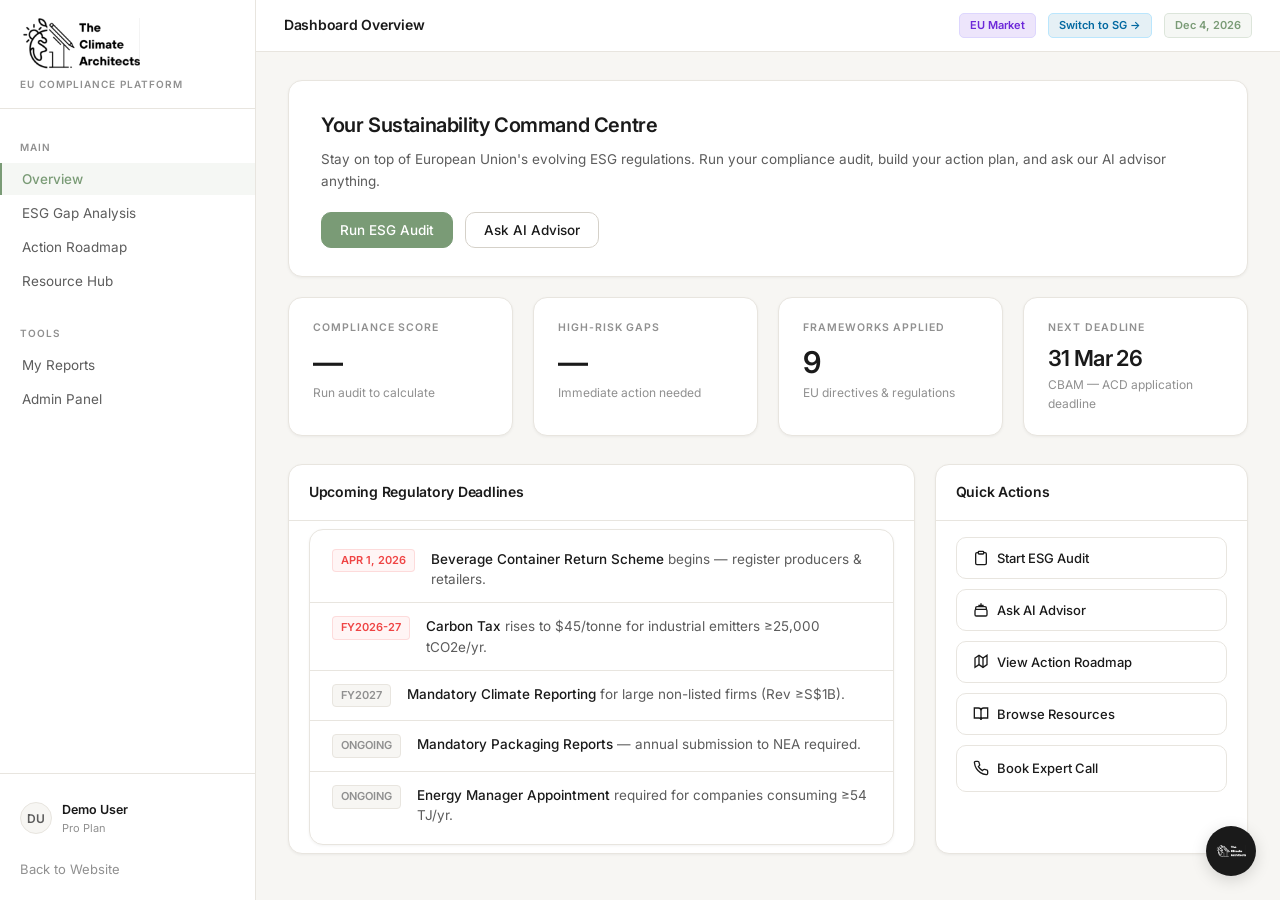
<file: public/dashboard-eu.html>
<!DOCTYPE html>
<html lang="en">
<head>
    <meta charset="UTF-8">
    <meta name="viewport" content="width=device-width, initial-scale=1.0">
    <title>EU Dashboard | The Climate Architects</title>
    <link rel="preconnect" href="https://fonts.googleapis.com">
    <link rel="preconnect" href="https://fonts.gstatic.com" crossorigin>
    <link href="https://fonts.googleapis.com/css2?family=Outfit:wght@300;400;500;600;700;800;900&family=DM+Serif+Display:ital@0;1&display=swap" rel="stylesheet">
    <style>
        @import url('https://fonts.googleapis.com/css2?family=Inter:wght@300;400;500;600;700;800&display=swap');

        :root {
            --db-bg:           #F7F6F3;
            --db-surface:      #FFFFFF;
            --db-border:       #E8E5DF;
            --db-border-mid:   #D5D1C9;
            --db-ink:          #1A1A1A;
            --db-ink-mid:      #5C5C5C;
            --db-ink-muted:    #909090;
            --db-accent:       #7A9B76;
            --db-accent-hover: #698A65;
            --db-accent-tint:  rgba(122,155,118,0.08);
            --db-accent-border:rgba(122,155,118,0.20);
            --db-font: 'Inter', -apple-system, BlinkMacSystemFont, sans-serif;
            --db-r:    10px;
            --db-r-lg: 14px;
            --db-shadow-xs: 0 1px 3px rgba(0,0,0,0.05);
            --db-shadow-sm: 0 2px 8px rgba(0,0,0,0.07);

            /* Legacy mapping for backend compatibility */
            --teal: var(--db-accent);
            --teal-light: var(--db-accent-hover);
            --teal-dark: var(--db-accent-hover);
            --teal-glow: var(--db-accent-tint);
            --teal-10: var(--db-accent-tint);
            --forest: var(--db-ink);
            --bg: var(--db-bg);
            --panel: var(--db-surface);
            --radius: var(--db-r-lg);
            --shadow: var(--db-shadow-xs);
            --text: var(--db-ink);
            --text-mid: var(--db-ink-mid);
            --text-soft: var(--db-ink-muted);
            --danger: #ef4444;
            --warn: #f59e0b;
            --success: #10b981;
            --charcoal: var(--db-surface);
            --font: var(--db-font);
            --serif: var(--db-font);
        }

        * { margin: 0; padding: 0; box-sizing: border-box; }
        html { scroll-behavior: smooth; }

        body, p, span, div, button, input, select, label, td, th, li, a {
            font-family: var(--db-font);
        }

        body {
            background: var(--db-bg);
            color: var(--db-ink);
            font-family: var(--db-font);
            font-size: 14px;
            line-height: 1.6;
            -webkit-font-smoothing: antialiased;
            display: flex;
            height: 100vh;
            overflow: hidden;
        }

        h1, h2, h3, h4, h5, h6 {
            font-family: var(--db-font);
            font-weight: 600;
            color: var(--db-ink);
            letter-spacing: -0.018em;
        }

        /* ── SIDEBAR ───────────────────────────────── */
        .sidebar {
            width: 256px;
            background: var(--db-surface);
            border-right: 1px solid var(--db-border);
            box-shadow: none;
            display: flex;
            flex-direction: column;
            flex-shrink: 0;
            z-index: 100;
            overflow: hidden;
        }
        .sidebar-logo {
            padding: 18px 20px 16px;
            border-bottom: 1px solid var(--db-border);
        }
        .sidebar-logo img {
            background: transparent !important;
            mix-blend-mode: multiply !important;
            height: 52px;
            width: auto;
            margin-bottom: 6px;
            display: block;
        }
        .logo-text { display: none; }
        .logo-sub {
            font-size: 10px;
            font-weight: 600;
            text-transform: uppercase;
            letter-spacing: 0.1em;
            color: var(--db-ink-muted);
            margin-top: 3px;
        }
        .sidebar-nav {
            flex: 1;
            padding: 12px 0;
            display: flex;
            flex-direction: column;
            gap: 2px;
            overflow-y: auto;
        }
        .nav-label {
            font-size: 10px;
            font-weight: 600;
            text-transform: uppercase;
            letter-spacing: 0.09em;
            color: var(--db-ink-muted);
            padding: 18px 20px 6px;
        }
        .nav-item {
            padding: 8px 20px;
            font-size: 13.5px;
            font-weight: 400;
            color: var(--db-ink-mid);
            background: transparent;
            border-left: 2px solid transparent;
            display: block;
            width: 100%;
            text-align: left;
            transition: all 0.15s ease;
            cursor: pointer;
            border-radius: 0;
            border-top: none;
            border-right: none;
            border-bottom: none;
            text-decoration: none;
        }
        .nav-item:hover {
            background: var(--db-bg);
            color: var(--db-ink);
        }
        .nav-item.active {
            background: var(--db-accent-tint) !important;
            color: var(--db-accent) !important;
            font-weight: 500 !important;
            border-left-color: var(--db-accent) !important;
        }
        .nav-item .icon { display: none; }
        .nav-badge {
            margin-left: auto;
            font-size: 10px;
            font-weight: 600;
            background: var(--db-bg);
            border: 1px solid var(--db-border);
            color: var(--db-ink-muted);
            padding: 2px 7px;
            border-radius: 4px;
            display: inline-block;
            float: right;
        }
        .nav-badge.green {
            background: var(--db-accent-tint);
            border-color: var(--db-accent-border);
            color: var(--db-accent);
        }
        .sidebar-footer {
            padding: 12px 0;
            border-top: 1px solid var(--db-border);
            background: var(--db-surface);
        }
        .user-chip {
            display: flex;
            align-items: center;
            gap: 10px;
            padding: 14px 20px;
            font-size: 12.5px;
            color: var(--db-ink-mid);
        }
        .user-avatar {
            width: 32px;
            height: 32px;
            border-radius: 50%;
            background: var(--db-bg);
            border: 1px solid var(--db-border);
            display: flex;
            align-items: center;
            justify-content: center;
            font-size: 12px;
            font-weight: 600;
            color: var(--db-ink-mid);
            flex-shrink: 0;
        }
        .user-info { flex: 1; overflow: hidden; }
        .user-name { font-weight: 600; color: var(--db-ink); white-space: nowrap; overflow: hidden; text-overflow: ellipsis; }
        .user-role { font-size: 11px; color: var(--db-ink-muted); }
        .back-btn {
            font-size: 13px;
            color: var(--db-ink-muted);
            padding: 8px 20px;
            display: block;
            background: transparent;
            border: none;
            cursor: pointer;
            transition: color 0.15s ease;
            text-align: left;
            width: 100%;
            text-decoration: none;
        }
        .back-btn:hover { color: var(--db-ink); }

        /* ── MAIN CONTENT ───────────────────────────── */
        .main {
            flex: 1;
            display: flex;
            flex-direction: column;
            overflow: hidden;
            background: var(--db-bg);
        }
        .topbar {
            background: var(--db-surface);
            border-bottom: 1px solid var(--db-border);
            height: 52px;
            padding: 0 28px;
            display: flex;
            align-items: center;
            justify-content: space-between;
            flex-shrink: 0;
            position: sticky;
            top: 0;
            z-index: 50;
        }
        .topbar-left { display: flex; align-items: center; gap: 14px; }
        .topbar-left img { display: none !important; }
        .topbar-left h2 {
            font-size: 14px;
            font-weight: 600;
            color: var(--db-ink);
        }
        .topbar-left p { display: none; }
        .topbar-right { display: flex; align-items: center; gap: 12px; }

        .pill-tag {
            font-size: 11px;
            font-weight: 600;
            padding: 3px 10px;
            background: var(--db-accent-tint);
            color: var(--db-accent);
            border: 1px solid var(--db-accent-border);
            border-radius: 5px;
            display: inline-block;
        }

        /* ── SCROLL AREA ────────────────────────────── */
        .page-body {
            flex: 1;
            overflow-y: auto;
            padding: 28px 32px;
        }

        /* ── VIEWS ──────────────────────────────────── */
        .view { display: none; animation: fadeUp 0.3s ease both; }
        .view.active { display: block; }
        @keyframes fadeUp {
            from { opacity: 0; transform: translateY(8px); }
            to   { opacity: 1; transform: translateY(0); }
        }

        /* ── WELCOME / HERO CARD ─────────────────────── */
        .overview-hero {
            background: var(--db-surface);
            border: 1px solid var(--db-border);
            border-radius: var(--db-r-lg);
            padding: 28px 32px;
            margin-bottom: 20px;
            box-shadow: var(--db-shadow-xs);
            position: relative;
            overflow: hidden;
            color: var(--db-ink);
        }
        .overview-hero img { display: none !important; }
        .hero-eyebrow { display: none; }
        .hero-title {
            font-size: 20px;
            font-weight: 600;
            letter-spacing: -0.02em;
            color: var(--db-ink);
            margin-bottom: 8px;
        }
        .hero-desc {
            font-size: 13.5px;
            color: var(--db-ink-mid);
            margin-bottom: 20px;
            line-height: 1.6;
        }
        .hero-actions { display: flex; gap: 12px; flex-wrap: wrap; }

        /* ── BUTTONS ────────────────────────────────── */
        .btn {
            display: inline-flex;
            align-items: center;
            gap: 8px;
            font-family: var(--db-font);
            cursor: pointer;
            text-decoration: none;
        }
        .btn-teal,
        .btn-solid {
            background: var(--db-accent);
            color: #fff;
            border: 1px solid var(--db-accent);
            border-radius: var(--db-r);
            padding: 9px 18px;
            font-size: 13.5px;
            font-weight: 500;
            box-shadow: none;
            transition: background 0.15s ease, transform 0.15s ease;
        }
        .btn-teal:hover,
        .btn-solid:hover {
            background: var(--db-accent-hover);
            transform: translateY(-1px);
            color: #fff;
        }
        .btn-outline,
        .btn-ghost {
            background: var(--db-surface);
            color: var(--db-ink);
            border: 1px solid var(--db-border-mid);
            border-radius: var(--db-r);
            padding: 9px 18px;
            font-size: 13.5px;
            font-weight: 500;
            box-shadow: none;
            transition: all 0.15s ease;
        }
        .btn-outline:hover,
        .btn-ghost:hover {
            background: var(--db-bg);
            border-color: var(--db-ink-muted);
            color: var(--db-ink);
        }

        /* ── STAT CARDS ─────────────────────────────── */
        .stats-row {
            display: grid;
            grid-template-columns: repeat(auto-fit, minmax(220px, 1fr));
            gap: 20px;
            margin-bottom: 28px;
        }
        .stat-card {
            background: var(--db-surface);
            border: 1px solid var(--db-border);
            border-radius: var(--db-r-lg);
            padding: 22px 24px;
            box-shadow: var(--db-shadow-xs);
            position: relative;
            overflow: hidden;
            transition: box-shadow 0.15s ease;
        }
        .stat-card:hover { box-shadow: var(--db-shadow-sm); }
        .stat-card .accent-line { display: none !important; }

        .stat-label {
            font-size: 10.5px;
            font-weight: 600;
            text-transform: uppercase;
            letter-spacing: 0.09em;
            color: var(--db-ink-muted);
            margin-bottom: 10px;
        }
        .stat-value {
            font-size: 30px;
            font-weight: 600;
            color: var(--db-ink);
            letter-spacing: -0.03em;
            line-height: 1;
            margin-bottom: 6px;
        }
        .stat-value.warn,
        .stat-value.danger,
        .stat-value.success { color: var(--db-ink); }

        .stat-sub {
            font-size: 12px;
            color: var(--db-ink-muted);
            margin-top: 0;
        }

        .quick-grid {
            display: grid;
            grid-template-columns: 2fr 1fr;
            gap: 20px;
            margin-bottom: 28px;
        }

        /* ── SECTION PANEL ──────────────────────────── */
        .panel {
            background: var(--db-surface);
            border: 1px solid var(--db-border);
            border-radius: var(--db-r-lg);
            box-shadow: var(--db-shadow-xs);
            overflow: hidden;
            margin-bottom: 20px;
        }
        .panel-head {
            padding: 16px 20px;
            border-bottom: 1px solid var(--db-border);
            display: flex;
            align-items: center;
            justify-content: space-between;
        }
        .panel-head h3 {
            font-size: 14px;
            font-weight: 600;
            color: var(--db-ink);
        }
        .panel-body { padding: 16px 20px; }

        /* ── ASSESSMENT ─────────────────────────────── */
        .assess-header { margin-bottom: 24px; }
        .assess-header h1 { font-size: 18px; font-weight: 600; margin-bottom: 6px; color: var(--db-ink); }
        .assess-header p { font-size: 13.5px; color: var(--db-ink-mid); }

        .policy-card {
            background: var(--db-surface);
            border: 1px solid var(--db-border);
            border-radius: var(--db-r-lg);
            padding: 18px 20px;
            margin-bottom: 12px;
            box-shadow: var(--db-shadow-xs);
        }
        .pc-top {
            display: flex;
            align-items: center;
            justify-content: space-between;
            margin-bottom: 10px;
        }
        .pc-num {
            font-size: 12px;
            font-weight: 600;
            color: var(--db-ink-muted);
            margin-right: 8px;
        }
        .pc-title { font-size: 14px; font-weight: 600; color: var(--db-ink); }
        .pc-tag {
            font-size: 10px;
            font-weight: 500;
            padding: 2px 6px;
            background: var(--db-bg);
            border: 1px solid var(--db-border);
            color: var(--db-ink-muted);
            border-radius: 4px;
        }
        .pc-criteria {
            font-size: 13px;
            color: var(--db-ink-mid);
            margin-bottom: 14px;
            padding-left: 0;
            border-left: none;
            background: transparent;
        }
        .pc-controls {
            display: grid;
            grid-template-columns: 1fr 1fr;
            gap: 12px;
        }
        .ctrl-group label {
            display: block;
            font-size: 11px;
            font-weight: 600;
            color: var(--db-ink-muted);
            margin-bottom: 4px;
            text-transform: uppercase;
            letter-spacing: 0.05em;
        }
        .form-select {
            width: 100%;
            background: var(--db-bg);
            border: 1px solid var(--db-border-mid);
            border-radius: var(--db-r);
            padding: 8px 12px;
            font-size: 13px;
            color: var(--db-ink);
            outline: none;
            transition: border-color 0.15s ease;
        }
        .form-select:focus {
            border-color: var(--db-accent);
        }
        .form-select:disabled { opacity: 0.5; }

        /* ── ROADMAP ────────────────────────────────── */
        .roadmap-list { list-style: none; padding: 0; }
        .roadmap-item {
            background: var(--db-surface);
            border: 1px solid var(--db-border);
            border-radius: var(--db-r-lg);
            padding: 18px 22px;
            margin-bottom: 10px;
            box-shadow: var(--db-shadow-xs);
            display: flex;
            gap: 16px;
            align-items: flex-start;
        }
        .road-step {
            width: 26px; height: 26px;
            border-radius: 50%;
            background: var(--db-accent-tint);
            border: 1px solid var(--db-accent-border);
            color: var(--db-accent);
            font-size: 12px; font-weight: 600;
            display: flex; align-items: center; justify-content: center;
            flex-shrink: 0;
        }
        .road-content h4 { font-size: 14px; font-weight: 600; color: var(--db-ink); margin-bottom: 3px; }
        .road-content p { font-size: 13px; color: var(--db-ink-mid); line-height: 1.55; }
        .road-tag {
            font-size: 11px; font-weight: 500;
            padding: 2px 8px;
            background: var(--db-bg);
            border: 1px solid var(--db-border);
            border-radius: 4px;
            color: var(--db-ink-muted);
            margin-left: auto;
            flex-shrink: 0;
            text-transform: none;
        }

        /* ── RESOURCES ──────────────────────────────── */
        .resource-grid {
            display: grid;
            grid-template-columns: repeat(auto-fill, minmax(260px, 1fr));
            gap: 16px;
        }
        .resource-card {
            background: var(--db-surface);
            border: 1px solid var(--db-border);
            border-radius: var(--db-r-lg);
            padding: 16px 20px;
            margin-bottom: 8px;
            display: flex; gap: 14px; align-items: flex-start;
            text-decoration: none; color: inherit;
            transition: border-color 0.15s ease, box-shadow 0.15s ease;
        }
        .resource-card:hover { border-color: var(--db-accent-border); box-shadow: var(--db-shadow-sm); }
        .res-icon {
            width: 30px; height: 30px;
            border-radius: 6px;
            background: var(--db-accent-tint);
            border: 1px solid var(--db-accent-border);
            color: var(--db-accent);
            font-size: 12px; font-weight: 700;
            display: flex; align-items: center; justify-content: center;
            flex-shrink: 0;
        }
        .res-title { font-size: 13.5px; font-weight: 600; color: var(--db-ink); }
        .res-desc { font-size: 12.5px; color: var(--db-ink-mid); line-height: 1.45; }
        .res-type { display: none; }

        /* ── DEADLINES LIST ─────────────────────────── */
        .deadline-list {
            background: var(--db-surface);
            border: 1px solid var(--db-border);
            border-radius: var(--db-r-lg);
            padding: 6px 0;
            box-shadow: var(--db-shadow-xs);
            list-style: none;
        }
        .deadline-item {
            padding: 13px 22px;
            border-bottom: 1px solid var(--db-border);
            display: flex;
            gap: 16px;
            align-items: flex-start;
        }
        .deadline-item:last-child { border-bottom: none; }
        .dl-date {
            font-size: 11px;
            font-weight: 600;
            color: var(--db-ink-muted);
            background: var(--db-bg);
            border: 1px solid var(--db-border);
            border-radius: 4px;
            padding: 2px 8px;
            white-space: nowrap;
            flex-shrink: 0;
            text-transform: uppercase;
        }
        .dl-date.urgent {
            color: #ef4444;
            background: rgba(239,68,68,0.05);
            border-color: rgba(239,68,68,0.15);
        }
        .dl-text { font-size: 13.5px; color: var(--db-ink-mid); line-height: 1.5; }
        .dl-text strong { color: var(--db-ink); font-weight: 500; }

        /* ── QUICK ACTIONS ──────────────────────────── */
        .quick-grid .panel:last-child .panel-body {
            display: flex;
            flex-direction: column;
            gap: 8px;
        }
        .quick-grid .panel:last-child .btn,
        .quick-grid .panel:last-child a.btn {
            background: var(--db-surface) !important;
            border: 1px solid var(--db-border) !important;
            border-radius: var(--db-r) !important;
            padding: 12px 16px !important;
            font-size: 13px !important;
            font-weight: 500 !important;
            color: var(--db-ink) !important;
            cursor: pointer !important;
            transition: all 0.15s ease !important;
            display: flex !important;
            align-items: center !important;
            gap: 8px !important;
            text-decoration: none !important;
            width: 100% !important;
            box-shadow: none !important;
            justify-content: flex-start !important;
        }
        .quick-grid .panel:last-child .btn:hover,
        .quick-grid .panel:last-child a.btn:hover {
            border-color: var(--db-accent-border) !important;
            background: var(--db-accent-tint) !important;
            color: var(--db-accent) !important;
            transform: none !important;
        }
        .quick-grid .panel:last-child .btn svg {
            margin-right: 0 !important;
            flex-shrink: 0;
        }

        /* ── TABLES ─────────────────────────────────── */
        .gap-table {
            width: 100%;
            border-collapse: separate;
            border-spacing: 0;
            background: var(--db-surface);
        }
        .gap-table th {
            background: var(--db-bg);
            padding: 10px 16px;
            font-size: 10.5px;
            font-weight: 600;
            text-transform: uppercase;
            letter-spacing: 0.08em;
            color: var(--db-ink-muted);
            border-bottom: 1px solid var(--db-border);
            text-align: left;
        }
        .gap-table td {
            padding: 12px 16px;
            font-size: 13.5px;
            color: var(--db-ink-mid);
            border-bottom: 1px solid var(--db-border);
            text-align: left;
        }
        .gap-table tr:last-child td { border-bottom: none; }
        .gap-table tbody tr:hover td { background: var(--db-bg); }
        .gap-table td:first-child { font-weight: 500; color: var(--db-ink); }

        .badge {
            font-size: 11px;
            font-weight: 500;
            padding: 2px 6px;
            border-radius: 4px;
            text-transform: none;
            display: inline-block;
        }
        .badge-high { background: rgba(239,68,68,0.05); color: #ef4444; border: 1px solid rgba(239,68,68,0.15); }
        .badge-med  { background: rgba(245,158,11,0.05); color: #f59e0b; border: 1px solid rgba(245,158,11,0.15); }
        .badge-low  { background: rgba(59,130,246,0.05); color: #3b82f6; border: 1px solid rgba(59,130,246,0.15); }

        .status-red   { color: #ef4444; font-weight: 500; }
        .status-amber { color: #f59e0b; font-weight: 500; }
        .status-green { color: #10b981; font-weight: 500; }

        /* ── ARIA CHAT WIDGET ───────────────────────── */
        .chat-fab {
            position: fixed;
            bottom: 24px;
            right: 24px;
            z-index: 9999;
        }
        .fab-btn {
            width: 50px;
            height: 50px;
            border-radius: 50%;
            background: var(--db-ink);
            border: none;
            box-shadow: 0 4px 16px rgba(0,0,0,0.15);
            cursor: pointer;
            display: flex;
            align-items: center;
            justify-content: center;
            transition: transform 0.15s ease;
        }
        .fab-btn:hover { transform: scale(1.04); }
        .fab-btn img {
            filter: brightness(0) invert(1) !important;
            width: 24px; height: 24px;
        }
        .fab-pulse { display: none; }

        .chat-window {
            position: absolute;
            bottom: 64px;
            right: 0;
            width: 340px;
            height: 460px;
            background: var(--db-surface);
            border: 1px solid var(--db-border);
            border-radius: var(--db-r-lg);
            box-shadow: 0 8px 28px rgba(0,0,0,0.1);
            display: flex;
            flex-direction: column;
            overflow: hidden;
            transform-origin: bottom right;
            transform: scale(0.9) translateY(10px);
            opacity: 0;
            pointer-events: none;
            transition: transform 0.15s ease, opacity 0.15s ease;
        }
        .chat-window.open {
            transform: scale(1) translateY(0);
            opacity: 1;
            pointer-events: all;
        }
        .chat-head {
            background: var(--db-ink);
            color: #fff;
            padding: 12px 16px;
            display: flex;
            align-items: center;
            justify-content: space-between;
            flex-shrink: 0;
        }
        .chat-avatar { display: none; }
        .chat-head-info { flex: 1; }
        .chat-head-name { font-size: 13px; font-weight: 500; color: #fff; }
        .chat-head-status { display: none; }
        .chat-close-btn {
            background: transparent;
            border: none;
            color: rgba(255,255,255,0.7);
            cursor: pointer;
            font-size: 12px;
        }
        .chat-close-btn:hover { color: #fff; }

        .chat-body {
            flex: 1;
            overflow-y: auto;
            padding: 14px;
            background: var(--db-bg);
            display: flex;
            flex-direction: column;
            gap: 10px;
        }
        .msg { max-width: 85%; font-size: 13px; line-height: 1.5; }
        .msg-bot {
            background: var(--db-surface);
            color: var(--db-ink);
            align-self: flex-start;
            border-radius: 6px;
            padding: 8px 12px;
            border: 1px solid var(--db-border);
            box-shadow: var(--db-shadow-xs);
        }
        .msg-user {
            background: var(--db-accent);
            color: #fff;
            align-self: flex-end;
            border-radius: 6px;
            padding: 8px 12px;
        }
        .chat-suggestions {
            display: flex;
            flex-wrap: wrap;
            gap: 6px;
            padding: 8px 12px;
            background: var(--db-surface);
            border-top: 1px solid var(--db-border);
        }
        .suggestion-chip {
            background: var(--db-surface);
            border: 1px solid var(--db-border);
            border-radius: 5px;
            padding: 4px 10px;
            font-size: 12px;
            color: var(--db-ink-mid);
            cursor: pointer;
            transition: all 0.15s ease;
            outline: none;
        }
        .suggestion-chip:hover {
            border-color: var(--db-accent-border);
            color: var(--db-accent);
            background: var(--db-accent-tint);
        }
        .chat-footer {
            padding: 10px 12px;
            background: var(--db-surface);
            border-top: 1px solid var(--db-border);
            display: flex;
            gap: 8px;
        }
        .chat-input {
            flex: 1;
            background: var(--db-bg);
            border: 1px solid var(--db-border-mid);
            border-radius: 6px;
            padding: 8px 11px;
            font-size: 13px;
            font-family: var(--db-font);
            color: var(--db-ink);
            outline: none;
        }
        .chat-input:focus { border-color: var(--db-accent); }
        .chat-send {
            background: var(--db-accent);
            color: #fff;
            border: none;
            border-radius: 6px;
            padding: 8px 12px;
            cursor: pointer;
            font-size: 12px;
            transition: background 0.15s ease;
        }
        .chat-send:hover { background: var(--db-accent-hover); }

        /* ── LOGIN + REGISTER FORMS ─────────────────── */
        #auth-modal {
            position: fixed; inset: 0;
            background: rgba(26,26,26,0.3);
            backdrop-filter: blur(4px);
            z-index: 99999;
            display: flex; align-items: center; justify-content: center;
        }
        #auth-modal > div {
            background: var(--db-surface) !important;
            border: 1px solid var(--db-border) !important;
            border-radius: var(--db-r-lg) !important;
            padding: 32px 28px !important;
            max-width: 380px !important;
            width: 100% !important;
            box-shadow: var(--db-shadow-sm) !important;
            position: relative;
        }
        #auth-modal img {
            background: transparent !important;
            mix-blend-mode: multiply !important;
        }
        #auth-modal h2 { font-size: 18px; font-weight: 600; margin-bottom: 6px; color: var(--db-ink); }

        #auth-modal .chat-input {
            background: var(--db-bg) !important;
            border: 1px solid var(--db-border-mid) !important;
            border-radius: var(--db-r) !important;
            padding: 9px 13px !important;
            font-size: 13.5px !important;
            font-family: var(--db-font) !important;
            color: var(--db-ink) !important;
            width: 100% !important;
            outline: none !important;
            transition: border-color 0.15s ease;
        }
        #auth-modal .chat-input:focus {
            border-color: var(--db-accent) !important;
            box-shadow: 0 0 0 3px rgba(122,155,118,0.14) !important;
        }

        #auth-market-form button {
            background: var(--db-surface) !important;
            border: 1px solid var(--db-border) !important;
            border-radius: var(--db-r-lg) !important;
            padding: 22px 24px !important;
            cursor: pointer !important;
            transition: all 0.2s ease !important;
            width: 100% !important;
            box-shadow: none !important;
            margin-bottom: 12px;
        }
        #auth-market-form button:hover {
            border-color: var(--db-accent-border) !important;
            box-shadow: var(--db-shadow-sm) !important;
            transform: translateY(-2px) !important;
            background: var(--db-surface) !important;
        }
        #auth-market-form button span { font-size: 24px !important; }
        #auth-market-form button div div:first-child { font-size: 14px !important; color: var(--db-ink) !important; font-weight: 600 !important; }
        #auth-market-form button div div:last-child { font-size: 11.5px !important; color: var(--db-ink-muted) !important; }

        /* ── RESPONSIVE ─────────────────────────────── */
        @media (max-width: 900px) {
            .sidebar { display: none; }
            .quick-grid { grid-template-columns: 1fr; }
            .pc-controls { grid-template-columns: 1fr; }
            .chat-window { width: 320px; }
        }

        /* ── TOAST ──────────────────────────────────── */
        .toast {
            position: fixed;
            bottom: 24px;
            right: 24px;
            background: var(--db-ink);
            color: #fff;
            font-size: 13px;
            font-weight: 500;
            padding: 10px 16px;
            border-radius: 6px;
            z-index: 99999;
            box-shadow: var(--db-shadow-sm);
            animation: slideInToast 0.2s ease, fadeOutToast 0.2s 2.8s ease forwards;
        }
        @keyframes slideInToast {
            from { transform: translateY(8px); opacity: 0; }
            to   { transform: translateY(0); opacity: 1; }
        }
        @keyframes fadeOutToast {
            to { opacity: 0; transform: translateY(-4px); }
        }
    </style>
</head>
<body>

<!-- SIDEBAR -->
<aside class="sidebar">
    <div class="sidebar-logo">
        <img src="logo.png?v=4.2" alt="The Climate Architects" style="background: transparent; mix-blend-mode: multiply; height:52px;width:auto;margin-bottom:6px;display:block;">
        <div class="logo-sub">EU Compliance Platform</div>
    </div>
    <nav class="sidebar-nav">
        <div class="nav-label">Main</div>
        <button class="nav-item active" onclick="showView('overview')">
            <span class="icon"></span> Overview
        </button>
        <button class="nav-item" onclick="showView('assessment')">
            <span class="icon"></span> ESG Gap Analysis
        </button>
        <button class="nav-item" onclick="showView('roadmap')">
            <span class="icon"></span> Action Roadmap
        </button>
        <button class="nav-item" onclick="showView('resources')">
            <span class="icon"></span> Resource Hub
        </button>
        <div class="nav-label" style="margin-top:8px;">Tools</div>
        <button class="nav-item" onclick="showView('reports')">
            <span class="icon"></span> My Reports
            <span class="nav-badge green" id="reports-badge">0</span>
        </button>
        <button class="nav-item" id="admin-nav-item" style="display:none;" onclick="showView('admin')">
            <span class="icon"></span> Admin Panel
        </button>
    </nav>
    <div class="sidebar-footer">
        <div class="user-chip" id="user-chip">
            <div class="user-avatar" id="sidebar-avatar">?</div>
            <div class="user-info">
                <div class="user-name" id="sidebar-name">Loading…</div>
                <div class="user-role" id="sidebar-plan">Free Plan</div>
            </div>
        </div>
        
        <a href="index.html" class="back-btn">Back to Website</a>
    </div>
</aside>

<!-- MAIN -->
<main class="main">
    <header class="topbar">
        <div class="topbar-left" style="display:flex;align-items:center;gap:14px;">
            <img src="logo.png?v=4.2" alt="The Climate Architects" style="background: transparent; mix-blend-mode: multiply; height:38px;width:auto;object-fit:contain;display:block;">
            <div>
                <h2 id="topbar-title">Dashboard Overview</h2>
                <p id="topbar-sub">European Union — CSRD · CBAM · CSDDD · ESPR · Pay Transparency</p>
            </div>
        </div>
        <div class="topbar-right">
            <span class="pill-tag" style="background:rgba(109,40,217,0.12);color:#6d28d9;border-color:#ddd6fe;">EU Market</span>
            <a href="dashboard-sg.html" class="pill-tag" style="background:rgba(3,105,161,0.1);color:#0369a1;border-color:#bae6fd;text-decoration:none;">Switch to SG →</a>
            <span class="pill-tag" id="date-tag">—</span>
        </div>
    </header>

    <div class="page-body">

        <!-- ══ OVERVIEW VIEW ══ -->
        <div class="view active" id="view-overview">
            <div class="overview-hero">
                <h1 class="hero-title">Your Sustainability Command Centre</h1>
                <p class="hero-desc">Stay on top of European Union's evolving ESG regulations. Run your compliance audit, build your action plan, and ask our AI advisor anything.</p>
                <div class="hero-actions">
                    <button class="btn btn-teal" onclick="showView('assessment')">Run ESG Audit</button>
                    <button class="btn btn-outline" onclick="openChat()">Ask AI Advisor</button>
                </div>
            </div>

            <div class="stats-row" id="overview-stats">
                <div class="stat-card">
                    <div class="accent-line"></div>
                    <div class="stat-label">Compliance Score</div>
                    <div class="stat-value" id="ov-score">—</div>
                    <div class="stat-sub">Run audit to calculate</div>
                </div>
                <div class="stat-card">
                    <div class="accent-line danger"></div>
                    <div class="stat-label">High-Risk Gaps</div>
                    <div class="stat-value danger" id="ov-high">—</div>
                    <div class="stat-sub">Immediate action needed</div>
                </div>
                <div class="stat-card">
                    <div class="accent-line warn"></div>
                    <div class="stat-label">Frameworks Applied</div>
                    <div class="stat-value warn" id="ov-frameworks">9</div>
                    <div class="stat-sub">EU directives &amp; regulations</div>
                </div>
                <div class="stat-card">
                    <div class="accent-line success"></div>
                    <div class="stat-label">Next Deadline</div>
                    <div class="stat-value success" style="font-size:22px;">31 Mar 26</div>
                    <div class="stat-sub">CBAM — ACD application deadline</div>
                </div>
            </div>

            <div class="quick-grid">
                <div class="panel">
                    <div class="panel-head">
                        <h3>Upcoming Regulatory Deadlines</h3>
                    </div>
                    <div class="panel-body" style="padding: 8px 20px;">
                        <ul class="deadline-list">
                            <li class="deadline-item"><span class="dl-date urgent">Apr 1, 2026</span><span class="dl-text"><strong>Beverage Container Return Scheme</strong> begins — register producers & retailers.</span></li>
                            <li class="deadline-item"><span class="dl-date urgent">FY2026-27</span><span class="dl-text"><strong>Carbon Tax</strong> rises to $45/tonne for industrial emitters ≥25,000 tCO2e/yr.</span></li>
                            <li class="deadline-item"><span class="dl-date">FY2027</span><span class="dl-text"><strong>Mandatory Climate Reporting</strong> for large non-listed firms (Rev ≥S$1B).</span></li>
                            <li class="deadline-item"><span class="dl-date">Ongoing</span><span class="dl-text"><strong>Mandatory Packaging Reports</strong> — annual submission to NEA required.</span></li>
                            <li class="deadline-item"><span class="dl-date">Ongoing</span><span class="dl-text"><strong>Energy Manager Appointment</strong> required for companies consuming ≥54 TJ/yr.</span></li>
                        </ul>
                    </div>
                </div>

                <div class="panel">
                    <div class="panel-head">
                        <h3>Quick Actions</h3>
                    </div>
                    <div class="panel-body" style="display:flex;flex-direction:column;gap:10px;">
                        <button class="btn btn-solid" style="width:100%;justify-content:center;" onclick="showView('assessment')"><svg viewBox="0 0 24 24" fill="none" stroke="currentColor" stroke-width="2" width="16" height="16" style="margin-right:8px; display:inline-block; vertical-align:middle;"><path d="M16 4h2a2 2 0 0 1 2 2v14a2 2 0 0 1-2 2H6a2 2 0 0 1-2-2V6a2 2 0 0 1 2-2h2"/><rect x="8" y="2" width="8" height="4" rx="1" ry="1"/></svg> Start ESG Audit</button>
                        <button class="btn btn-ghost" style="width:100%;justify-content:center;" onclick="openChat()"><svg viewBox="0 0 24 24" fill="none" stroke="currentColor" stroke-width="2" width="16" height="16" style="margin-right:8px; display:inline-block; vertical-align:middle;"><rect x="3" y="11" width="18" height="10" rx="2"/><path d="M12 2v4M8 5h8M4 11v-2a2 2 0 0 1 2-2h12a2 2 0 0 1 2 2v2M9 16h.01M15 16h.01"/></svg> Ask AI Advisor</button>
                        <button class="btn btn-ghost" style="width:100%;justify-content:center;" onclick="showView('roadmap')"><svg viewBox="0 0 24 24" fill="none" stroke="currentColor" stroke-width="2" width="16" height="16" style="margin-right:8px; display:inline-block; vertical-align:middle;"><polygon points="3 6 3 20 9 16 15 20 21 16 21 2 15 6 9 2 3 6"/><line x1="9" y1="2" x2="9" y2="16"/><line x1="15" y1="6" x2="15" y2="20"/></svg> View Action Roadmap</button>
                        <button class="btn btn-ghost" style="width:100%;justify-content:center;" onclick="showView('resources')"><svg viewBox="0 0 24 24" fill="none" stroke="currentColor" stroke-width="2" width="16" height="16" style="margin-right:8px; display:inline-block; vertical-align:middle;"><path d="M2 3h6a4 4 0 0 1 4 4v14a3 3 0 0 0-3-3H2zM22 3h-6a4 4 0 0 0-4 4v14a3 3 0 0 1 3-3h7z"/></svg> Browse Resources</button>
                        <a href="index.html#bookCallModal" class="btn btn-ghost" style="width:100%;justify-content:center;text-align:center;"><svg viewBox="0 0 24 24" fill="none" stroke="currentColor" stroke-width="2" width="16" height="16" style="margin-right:8px; display:inline-block; vertical-align:middle;"><path d="M22 16.92v3a2 2 0 0 1-2.18 2 19.79 19.79 0 0 1-8.63-3.07 19.5 19.5 0 0 1-6-6 19.79 19.79 0 0 1-3.07-8.67A2 2 0 0 1 4.11 2h3a2 2 0 0 1 2 1.72 12.84 12.84 0 0 0 .7 2.81 2 2 0 0 1-.45 2.11L8.09 9.91a16 16 0 0 0 6 6l1.27-1.27a2 2 0 0 1 2.11-.45 12.84 12.84 0 0 0 2.81.7A2 2 0 0 1 22 16.92z"/></svg> Book Expert Call</a>
                    </div>
                </div>
            </div>
        </div>

        <!-- ══ ASSESSMENT VIEW ══ -->
        <div class="view" id="view-assessment">
            <div class="assess-header">
                <h1>EU ESG Compliance Audit</h1>
                <p>Self-assess against the EU's 9 key regulatory frameworks — CSRD, CBAM, CSDDD, ESPR, PPWR, DIWASS, Pay Transparency, Gender Balance, and VSME. Takes under 5 minutes.</p>
            </div>
            <div id="questions-container"></div>
            <div style="text-align:center; margin-top:36px; padding-bottom:40px;">
                <button class="btn btn-solid" style="padding:14px 36px;font-size:15px;" onclick="generateReport()">Run AI Gap Analysis</button>
            </div>
        </div>

        <!-- ══ RESULTS VIEW ══ -->
        <div class="view" id="view-results">
            <div class="result-header">
                <h1>Your ESG Diagnostic Results</h1>
                <p>Based on the EU's 2026 regulatory landscape and your inputs — here is your compliance standing across key directives and regulations.</p>
            </div>

            <div class="stats-row">
                <div class="stat-card" id="res-score-card">
                    <div class="accent-line" id="res-score-accent"></div>
                    <div class="stat-label">Compliance Score</div>
                    <div class="stat-value" id="res-score">0%</div>
                    <div class="stat-sub" id="res-score-text">—</div>
                </div>
                <div class="stat-card">
                    <div class="accent-line danger"></div>
                    <div class="stat-label">High Priority Gaps</div>
                    <div class="stat-value danger" id="res-high">0</div>
                    <div class="stat-sub">Items needing immediate action</div>
                </div>
                <div class="stat-card">
                    <div class="accent-line warn"></div>
                    <div class="stat-label">Applicable Frameworks</div>
                    <div class="stat-value warn" id="res-applicable">0</div>
                    <div class="stat-sub">Regulations touching your business</div>
                </div>
            </div>

            <div class="panel" style="margin-bottom:28px;">
                <div class="panel-head">
                    <h3>Action Plan & Identified Gaps</h3>
                    <a href="index.html#bookCallModal" class="btn btn-solid" style="padding:8px 16px;font-size:12px;">Get Expert Help →</a>
                </div>
                <table class="gap-table">
                    <thead>
                        <tr>
                            <th>Regulation</th>
                            <th>Current Status</th>
                            <th>Priority</th>
                            <th>Required Action</th>
                        </tr>
                    </thead>
                    <tbody id="gap-table-body"></tbody>
                </table>
            </div>

            <div class="panel" style="margin-bottom:28px;" id="ai-insight-panel">
                <div class="panel-head">
                    <h3>AI Insight Summary</h3>
                    <span class="pill-tag">Powered by Claude</span>
                </div>
                <div class="panel-body" id="ai-insight-body" style="font-size:14px;line-height:1.7;color:var(--text-mid);">
                    <em style="color:var(--text-soft);">Generating personalised analysis…</em>
                </div>
            </div>

            <div style="display:flex;gap:12px;justify-content:center;padding-bottom:40px;">
                <button class="btn btn-ghost" onclick="showView('assessment')">Retake Assessment</button>
                <button class="btn btn-ghost" onclick="window.print()">Print Report</button>
                <button class="btn btn-solid" onclick="showView('roadmap')">View Action Roadmap</button>
            </div>
        </div>

        <!-- ══ ROADMAP VIEW ══ -->
        <div class="view" id="view-roadmap">
            <div class="assess-header">
                <h1>EU 90-Day Compliance Roadmap</h1>
                <p>A structured plan built around the EU's 2026 regulatory deadlines — CBAM registration, PPWR packaging, ESPR unsold goods, Pay Transparency HR audits, and CSRD data collection.</p>
            </div>

            <div class="quick-grid">
                <div class="panel">
                    <div class="panel-head"><h3>Phase-by-Phase Plan</h3></div>
                    <div class="panel-body" style="padding:8px 24px;">
                        <ul class="roadmap-list">
                            <li class="roadmap-item">
                                <div class="road-step">1</div>
                                <div class="road-content">
                                    <h4>Baseline Operational Audit</h4>
                                    <p>Map your energy, water, waste and emission data against applicable thresholds. Identify which frameworks legally apply to your business.</p>
                                    <span class="road-tag q1">Week 1–2</span>
                                </div>
                            </li>
                            <li class="roadmap-item">
                                <div class="road-step">2</div>
                                <div class="road-content">
                                    <h4>Appoint Compliance Officers</h4>
                                    <p>Register a certified Energy Manager (NEA) and Water Efficiency Manager if applicable. Set up internal reporting cadences.</p>
                                    <span class="road-tag q1">Week 2–4</span>
                                </div>
                            </li>
                            <li class="roadmap-item">
                                <div class="road-step">3</div>
                                <div class="road-content">
                                    <h4>Data Collection & Systems</h4>
                                    <p>Install submetering where required. Begin collecting Scope 1 & 2 emission data. Set up packaging tonnage tracking systems.</p>
                                    <span class="road-tag q2">Week 4–8</span>
                                </div>
                            </li>
                            <li class="roadmap-item">
                                <div class="road-step">4</div>
                                <div class="road-content">
                                    <h4>Submit Mandatory Reports</h4>
                                    <p>File annual energy & water reports to NEA. Submit packaging 3R plans. Register for Carbon Tax if applicable.</p>
                                    <span class="road-tag q2">Week 8–10</span>
                                </div>
                            </li>
                            <li class="roadmap-item">
                                <div class="road-step">5</div>
                                <div class="road-content">
                                    <h4>Build Your ESG Strategy</h4>
                                    <p>Move from compliance to competitive advantage. Set reduction targets, engage stakeholders, and prepare for ISSB climate disclosures.</p>
                                    <span class="road-tag q3">Week 10–12+</span>
                                </div>
                            </li>
                        </ul>
                    </div>
                </div>

                <div class="panel">
                    <div class="panel-head"><h3>Key Milestones</h3></div>
                    <div class="panel-body" style="font-size:13px;color:var(--text-mid);line-height:1.8;display:flex;flex-direction:column;gap:14px;">
                        <div style="padding:14px;background:var(--bg);border-radius:10px;border-left:3px solid var(--danger);">
                            <strong style="color:var(--text);display:block;margin-bottom:4px;">Immediate (0–30 days)</strong>
                            Register with NEA, identify applicable thresholds, appoint compliance leads.
                        </div>
                        <div style="padding:14px;background:var(--bg);border-radius:10px;border-left:3px solid var(--warn);">
                            <strong style="color:var(--text);display:block;margin-bottom:4px;">Short-term (30–60 days)</strong>
                            Deploy metering infrastructure, start data collection, submit first reports.
                        </div>
                        <div style="padding:14px;background:var(--bg);border-radius:10px;border-left:3px solid var(--success);">
                            <strong style="color:var(--text);display:block;margin-bottom:4px;">Strategic (60–90 days)</strong>
                            Set reduction targets, prepare ISSB climate disclosures, build investor narrative.
                        </div>
                        <a href="index.html#bookCallModal" class="btn btn-solid" style="width:100%;justify-content:center;margin-top:6px;"><svg viewBox="0 0 24 24" fill="none" stroke="currentColor" stroke-width="2" width="16" height="16" style="margin-right:8px; display:inline-block; vertical-align:middle;"><path d="M22 16.92v3a2 2 0 0 1-2.18 2 19.79 19.79 0 0 1-8.63-3.07 19.5 19.5 0 0 1-6-6 19.79 19.79 0 0 1-3.07-8.67A2 2 0 0 1 4.11 2h3a2 2 0 0 1 2 1.72 12.84 12.84 0 0 0 .7 2.81 2 2 0 0 1-.45 2.11L8.09 9.91a16 16 0 0 0 6 6l1.27-1.27a2 2 0 0 1 2.11-.45 12.84 12.84 0 0 0 2.81.7A2 2 0 0 1 22 16.92z"/></svg> Get Expert Guidance</a>
                    </div>
                </div>
            </div>
        </div>

        <!-- ══ RESOURCES VIEW ══ -->
        <div class="view" id="view-resources">
            <div class="assess-header">
                <h1>EU Resource Hub</h1>
                <p>Official EU regulatory sources, ESRS templates, CBAM guidance, and EmpCo compliance tools — all sourced from primary EU institutions.</p>
            </div>
            <div class="resource-grid">
                <a href="https://taxation-customs.ec.europa.eu/carbon-border-adjustment-mechanism_en" target="_blank" class="resource-card">
                    <div class="res-icon">B</div>
                    <div class="res-title">EC: CBAM Official Guidance</div>
                    <div class="res-desc">European Commission official guidance on CBAM — ACD registration, embedded carbon reporting, certificate pricing and surrender mechanism for 2026.</div>
                    <span class="res-type">Official Guide</span>
                </a>
                <a href="https://finance.ec.europa.eu/capital-markets-union-and-financial-markets/company-reporting-and-auditing/company-reporting/corporate-sustainability-reporting_en" target="_blank" class="resource-card">
                    <div class="res-icon">C</div>
                    <div class="res-title">EC: CSRD Official Page</div>
                    <div class="res-desc">Corporate Sustainability Reporting Directive — thresholds (>1,000 employees + >€450M turnover), ESRS standards, waves timeline, and Omnibus I amendments.</div>
                    <span class="res-type">Official Directive</span>
                </a>
                <a href="https://www.efrag.org/en/vsme-digital-template-and-xbrl-taxonomy" target="_blank" class="resource-card">
                    <div class="res-icon">V</div>
                    <div class="res-title">EFRAG: VSME Digital Template v1.2</div>
                    <div class="res-desc">Updated Feb 2026 — Excel-based VSME reporting template and XBRL taxonomy. Essential for SMEs responding to supply chain ESG data requests.</div>
                    <span class="res-type">Template / Tool</span>
                </a>
                <a href="https://commission.europa.eu/business-economy-euro/doing-business-eu/sustainability-due-diligence-responsible-business/corporate-sustainability-due-diligence_en" target="_blank" class="resource-card">
                    <div class="res-icon">D</div>
                    <div class="res-title">EC: CSDDD Due Diligence Guide</div>
                    <div class="res-desc">Corporate Sustainability Due Diligence Directive — applies to >5,000 employees and >€1.5B turnover. Transposition by July 2027; full application July 2028.</div>
                    <span class="res-type">Official Directive</span>
                </a>
                <a href="https://www.gleisslutz.com/en/know-how/new-eu-packaging-regulation-key-requirements-august-2026" target="_blank" class="resource-card">
                    <div class="res-icon">P</div>
                    <div class="res-title">PPWR: Packaging Compliance Guide</div>
                    <div class="res-desc">Key requirements effective August 12, 2026 — 100% recyclable packaging, PFAS ban in food-contact packaging, and digital marking (QR codes/pictograms).</div>
                    <span class="res-type">Compliance Guide</span>
                </a>
                <a href="https://psqr.eu/publications-resources/regulatory-compliance-2026/" target="_blank" class="resource-card">
                    <div class="res-icon">E</div>
                    <div class="res-title">ESPR: Ecodesign 2026 Guide</div>
                    <div class="res-desc">ESPR unsold goods destruction ban (July 19, 2026), Digital Product Passport rollout timeline, and sector-specific ecodesign requirements for textiles and electronics.</div>
                    <span class="res-type">Compliance Guide</span>
                </a>
                <a href="https://mirro.io/blog/eu-pay-transparency/timeline-checklist/" target="_blank" class="resource-card">
                    <div class="res-icon">T</div>
                    <div class="res-title">Pay Transparency: HR Checklist</div>
                    <div class="res-desc">Full compliance checklist for the EU Pay Transparency Directive — salary disclosure in job ads, salary history ban, employee information rights. Deadline: June 7, 2026.</div>
                    <span class="res-type">HR Checklist</span>
                </a>
                <a href="https://era.org.mt/announcements/new-eu-waste-shipment-regulation-and-digital-waste-shipment-system-diwass/" target="_blank" class="resource-card">
                    <div class="res-icon">W</div>
                    <div class="res-title">DIWASS: Digital Waste Shipments</div>
                    <div class="res-desc">From May 21, 2026 all intra-EU transboundary waste shipments must be managed electronically via DIWASS portal. Requires EORI number and EU Login account.</div>
                    <span class="res-type">Regulatory</span>
                </a>
                <div class="resource-card" style="cursor:default;" onclick="openChat()">
                    <div class="res-icon">AI</div>
                    <div class="res-title">Ask Aria — EU Advisor</div>
                    <div class="res-desc">Instant answers on CBAM thresholds, CSRD applicability, CSDDD value chain caps, ESPR deadlines, and all EU 2026 compliance questions.</div>
                    <span class="res-type" style="cursor:pointer;background:var(--teal);color:#fff;" onclick="openChat()">Open Chat →</span>
                </div>
            </div>
        </div>

        <!-- ══ REPORTS VIEW ══ -->
        <div class="view" id="view-reports">
            <div class="assess-header">
                <h1>My Reports</h1>
                <p>Your saved ESG audit history and compliance progress over time.</p>
            </div>
            <div id="reports-loading" style="text-align:center;padding:60px;color:var(--text-soft);">Loading your reports…</div>
            <div id="reports-empty" style="display:none;" class="panel" style="text-align:center;padding:60px 40px;">
                
                <h3 style="font-size:18px;font-weight:700;margin-bottom:8px;">No Saved Reports Yet</h3>
                <p style="font-size:14px;color:var(--text-soft);max-width:360px;margin:0 auto 24px;">Complete an ESG audit and your results will be saved here automatically.</p>
                <button class="btn btn-solid" onclick="showView('assessment')">Run Your First Audit</button>
            </div>
            <div id="reports-list" style="display:none;"></div>
        </div>

        <!-- ══ ADMIN VIEW ══ -->
        <div class="view" id="view-admin">
            <div class="assess-header">
                <h1>Admin Panel</h1>
                <p>Platform overview and user management.</p>
            </div>
            <div class="stats-row" id="admin-stats-row">
                <div class="stat-card"><div class="accent-line"></div><div class="stat-label">Total Users</div><div class="stat-value" id="adm-users">—</div></div>
                <div class="stat-card"><div class="accent-line success"></div><div class="stat-label">New This Week</div><div class="stat-value success" id="adm-new">—</div></div>
                <div class="stat-card"><div class="accent-line warn"></div><div class="stat-label">Total Audits</div><div class="stat-value warn" id="adm-audits">—</div></div>
                <div class="stat-card"><div class="accent-line"></div><div class="stat-label">Avg Score</div><div class="stat-value" id="adm-avg">—</div></div>
            </div>
            <div class="panel" style="margin-bottom:24px;">
                <div class="panel-head">
                    <h3>All Users</h3>
                    <input id="admin-search" type="text" class="chat-input" style="width:240px;border-radius:8px;" placeholder="Search name / email…" oninput="adminSearch(this.value)">
                </div>
                <div style="overflow-x:auto;">
                    <table class="gap-table" id="admin-users-table">
                        <thead><tr>
                            <th>Name</th><th>Email</th><th>Company</th><th>Plan</th><th>Audits</th><th>Joined</th><th>Actions</th>
                        </tr></thead>
                        <tbody id="admin-users-body"><tr><td colspan="7" style="text-align:center;padding:24px;color:var(--text-soft);">Loading…</td></tr></tbody>
                    </table>
                </div>
                <div style="display:flex;gap:10px;align-items:center;padding:16px 20px;border-top:1px solid var(--border);" id="admin-pagination"></div>
            </div>
        </div>

    </div><!-- end .page-body -->

<!-- ══ AUTH MODAL ══ -->
<div id="auth-modal" style="
    position:fixed;inset:0;background:rgba(6,30,25,0.7);backdrop-filter:blur(8px);
    z-index:99999;display:flex;align-items:center;justify-content:center;">
    <div style="
        background:var(--panel);border-radius:20px;padding:40px;width:100%;max-width:420px;
        box-shadow:0 24px 64px rgba(6,78,59,0.25);border:1px solid var(--border-mid);
        animation:fadeUp 0.4s ease both;position:relative;">

        <div style="text-align:center;margin-bottom:28px;">
            <img src="logo.png?v=4.2" alt="The Climate Architects" style="background: transparent; mix-blend-mode: multiply; height:48px;margin-bottom:12px;">
            <h2 style="font-family:var(--serif);font-size:24px;" id="auth-modal-title">European Union · Compliance</h2>
            <p style="font-size:13px;color:var(--text-soft);margin-top:4px;" id="auth-modal-sub">Sign in to your ESG dashboard</p>
        </div>

        <!-- LOGIN FORM -->
        <div id="auth-login-form">
            <div style="margin-bottom:16px;">
                <label style="font-size:12px;font-weight:700;text-transform:uppercase;letter-spacing:.5px;color:var(--text-mid);display:block;margin-bottom:6px;">Email</label>
                <input id="login-email" type="email" class="chat-input" style="width:100%;border-radius:10px;padding:12px 16px;font-size:14px;" placeholder="you@company.com">
            </div>
            <div style="margin-bottom:24px;">
                <label style="font-size:12px;font-weight:700;text-transform:uppercase;letter-spacing:.5px;color:var(--text-mid);display:block;margin-bottom:6px;">Password</label>
                <input id="login-password" type="password" class="chat-input" style="width:100%;border-radius:10px;padding:12px 16px;font-size:14px;" placeholder="••••••••" onkeypress="if(event.key==='Enter')doLogin()">
            </div>
            <div id="auth-error" style="display:none;color:var(--danger);font-size:13px;margin-bottom:14px;background:#fee2e2;padding:10px 14px;border-radius:8px;"></div>
            <button class="btn btn-solid" style="width:100%;justify-content:center;padding:14px;" onclick="doLogin()" id="login-btn">Sign In →</button>
            <p style="text-align:center;margin-top:16px;font-size:13px;color:var(--text-soft);">
                No account? <button onclick="switchAuth('register')" style="background:none;border:none;color:var(--teal);font-weight:700;cursor:pointer;font-size:13px;">Create one free</button>
            </p>
        </div>

        <!-- REGISTER FORM -->
        <div id="auth-register-form" style="display:none;"></div>
    </div>
</div>

<!-- CHAT WIDGET -->
<div class="chat-fab">
    <div class="chat-window" id="chatWindow">
        <div class="chat-head">
            <div class="chat-avatar" style="background:transparent;padding:4px;overflow:hidden;">
                <img src="logo.png?v=4.2" alt="TCA" style="background: transparent; mix-blend-mode: multiply; width:30px;height:30px;object-fit:contain;">
            </div>
            <div class="chat-head-info">
                <div class="chat-head-name">Aria — ESG Advisor</div>
                <div class="chat-head-status"><span class="online-dot"></span> AI Analysis</div>
            </div>
            <button class="chat-close-btn" onclick="toggleChat()">✕</button>
        </div>
        <div class="chat-body" id="chatBody"></div>
        <div class="chat-suggestions" id="chatSuggestions">
            <button class="suggestion-chip" onclick="askSuggestion('When is mandatory climate reporting required?')">Climate reporting?</button>
            <button class="suggestion-chip" onclick="askSuggestion('What is the CBAM timeline?')">CBAM timeline?</button>
            <button class="suggestion-chip" onclick="askSuggestion('What is the greenwashing ban?')">Greenwashing ban?</button>
            <button class="suggestion-chip" onclick="askSuggestion('Key upcoming deadlines?')">Key deadlines?</button>
        </div>
        <div class="chat-footer">
            <input class="chat-input" id="chatInput" type="text" placeholder="Ask about European Union ESG rules…" onkeypress="if(event.key==='Enter') sendMessage()">
            <button class="chat-send" id="chatSendBtn" onclick="sendMessage()">➤</button>
        </div>
    </div>
    <button class="fab-btn" onclick="toggleChat()">
        <img src="logo.png?v=4.2" alt="TCA" style="background: transparent; mix-blend-mode: screen; width:30px;height:30px;object-fit:contain;filter:brightness(0) invert(1);">
        <span class="fab-pulse"></span>
    </button>
</div>

<script>
const safeStorage = {
    getItem: (key) => {
        try { return window['localStorage'].getItem(key); } catch (e) { return null; }
    },
    setItem: (key, val) => {
        try { window['localStorage'].setItem(key, val); } catch (e) {}
    },
    removeItem: (key) => {
        try { window['localStorage'].removeItem(key); } catch (e) {}
    }
};

/* ══════════════════════════════════════════════
   CONFIG — Set your backend URL here
══════════════════════════════════════════════ */
const API_BASE = '/api'; // Cloudflare Pages Functions via /functions/api/

/* ══════════════════════════════════════════════
   AUTH STATE
══════════════════════════════════════════════ */
let currentUser = null;
let authToken   = safeStorage.getItem('tca_token') || null;

function apiHeaders() {
    return { 'Content-Type': 'application/json', ...(authToken ? { 'Authorization': `Bearer ${authToken}` } : {}) };
}


/* ══════════════════════════════════════════════
   CLIENT-SIDE OFFLINE MOCK API FETCH
══════════════════════════════════════════════ */
async function apiFetch(path, opts = {}) {
    const url = new URL('http://localhost' + path);
    const action = url.searchParams.get('action');
    const id = url.searchParams.get('id');
    const method = opts.method ? opts.method.toUpperCase() : 'GET';
    const body = opts.body ? JSON.parse(opts.body) : null;

    // Fast response delay
    await new Promise(r => setTimeout(r, 200));

    // Authentication endpoints
    if (path.startsWith('/auth')) {
        if (action === 'me') {
            return {
                token: authToken || 'mock_token',
                user: {
                    full_name: safeStorage.getItem('tca_user_name') || 'Demo User',
                    email: safeStorage.getItem('tca_user_email') || 'demo@company.com',
                    company: safeStorage.getItem('tca_user_company') || 'Demo Company Pte Ltd',
                    industry: 'Technology',
                    plan: 'pro',
                    role: 'admin'
                }
            };
        }
        if (action === 'login') {
            const email = body.email || 'demo@company.com';
            const name = email.split('@')[0].toUpperCase();
            safeStorage.setItem('tca_user_name', name);
            safeStorage.setItem('tca_user_email', email);
            safeStorage.setItem('tca_user_company', 'Demo Company');
            return {
                token: 'mock_token_123',
                user: {
                    full_name: name,
                    email: email,
                    company: 'Demo Company',
                    industry: 'Technology',
                    plan: 'pro',
                    role: 'admin'
                }
            };
        }
        if (action === 'register') {
            const { full_name, email, company } = body;
            safeStorage.setItem('tca_user_name', full_name);
            safeStorage.setItem('tca_user_email', email);
            safeStorage.setItem('tca_user_company', company);
            return {
                token: 'mock_token_123',
                user: {
                    full_name,
                    email,
                    company,
                    industry: body.industry || 'Technology',
                    plan: 'pro',
                    role: 'admin'
                }
            };
        }
    }

    // ESG Audits storage (localStorage backed)
    if (path.startsWith('/audits')) {
        let audits = JSON.parse(safeStorage.getItem('tca_audits') || '[]');
        if (method === 'GET') {
            return audits;
        }
        if (method === 'POST') {
            const newAudit = {
                id: 'audit_' + Date.now(),
                created_at: new Date().toISOString(),
                ...body
            };
            audits.unshift(newAudit);
            safeStorage.setItem('tca_audits', JSON.stringify(audits));
            return newAudit;
        }
        if (method === 'DELETE') {
            audits = audits.filter(a => a.id !== id);
            safeStorage.setItem('tca_audits', JSON.stringify(audits));
            return { success: true };
        }
    }

    // AI Advisor Chats
    if (path.startsWith('/chat')) {
        if (action === 'insight') {
            return {
                insight: "Based on Singapore regulations, your facility shows gaps in Scope 1 emissions reporting. Recommendation: baseline electricity usage data and convert to tCO2e."
            };
        }
        return {
            reply: "I am the Climate Architects AI Advisor. I can help you with SGX, Carbon Tax, CSRD, and CBAM. Let me know what specific compliance issue you would like to tackle."
        };
    }

    // Admin Dashboard stats & users
    if (path.startsWith('/admin')) {
        if (action === 'stats') {
            return {
                total_users: 154,
                total_audits: 289,
                active_plans: { pro: 87, free: 67 }
            };
        }
        if (action === 'users') {
            return {
                users: [
                    { id: '1', full_name: 'Jane Smith', email: 'jane@acme.com', company: 'Acme Pte Ltd', plan: 'pro', role: 'user', created_at: '2026-05-12T08:00:00Z' },
                    { id: '2', full_name: 'John Doe', email: 'john@capital.com', company: 'Capital Group', plan: 'free', role: 'user', created_at: '2026-06-01T10:30:00Z' }
                ],
                total: 2,
                pages: 1
            };
        }
    }

    return {};
}


// ── Boot: check token ─────────────────────────
async function boot() {
    // Client-side auto-authenticate bypass
    authToken = safeStorage.getItem('tca_token') || 'mock_token';
    currentUser = {
        full_name: safeStorage.getItem('tca_user_name') || 'Demo User',
        email: safeStorage.getItem('tca_user_email') || 'demo@company.com',
        company: safeStorage.getItem('tca_user_company') || 'Demo Company Pte Ltd',
        industry: 'Technology',
        plan: 'pro',
        role: 'admin'
    };
    onLoginSuccess();
}

function onLoginSuccess() {
    document.getElementById('auth-modal').style.display = 'none';
    // Update sidebar user chip
    const initials = currentUser.full_name.split(' ').map(w => w[0]).join('').slice(0,2).toUpperCase();
    document.getElementById('sidebar-avatar').textContent = initials;
    document.getElementById('sidebar-name').textContent = currentUser.full_name;
    document.getElementById('sidebar-plan').textContent = currentUser.plan.charAt(0).toUpperCase() + currentUser.plan.slice(1) + ' Plan';
    // Show admin nav if admin
    if (currentUser.role === 'admin') {
        document.getElementById('admin-nav-item').style.display = 'flex';
    }
    // Load report count
    loadReportsBadge();
}

function logout() {
    authToken = null;
    currentUser = null;
    safeStorage.removeItem('tca_token');
    showAuthModal();
}

/* ══════════════════════════════════════════════
   AUTH MODAL
══════════════════════════════════════════════ */
function showAuthModal() {
    document.getElementById('auth-modal').style.display = 'flex';
    switchAuth('login');
}

function switchAuth(mode) {
    const isLogin = mode === 'login';
    document.getElementById('auth-login-form').style.display    = isLogin ? 'block' : 'none';
    document.getElementById('auth-register-form').style.display = isLogin ? 'none'  : 'block';
    document.getElementById('auth-modal-title').textContent     = isLogin ? 'European Union · Compliance' : 'Create Account';
    document.getElementById('auth-modal-sub').textContent       = isLogin ? 'Sign in to your ESG dashboard' : 'Start your ESG compliance journey';
    document.getElementById('auth-error').style.display = 'none';
    document.getElementById('auth-error-reg').style.display = 'none';
}

async function doLogin() {
    const email    = document.getElementById('login-email').value.trim();
    const password = document.getElementById('login-password').value;
    const errEl    = document.getElementById('auth-error');
    const btn      = document.getElementById('login-btn');

    errEl.style.display = 'none';
    btn.textContent = 'Signing in…'; btn.disabled = true;

    try {
        const data = await apiFetch('/auth?action=login', { method: 'POST', body: JSON.stringify({ email, password }) });
        authToken   = data.token;
        currentUser = data.user;
        safeStorage.setItem('tca_token', authToken);
        onLoginSuccess();
        showToast('Welcome back, ' + currentUser.full_name.split(' ')[0] + '!');
    } catch (e) {
        errEl.textContent = e.message;
        errEl.style.display = 'block';
    } finally {
        btn.textContent = 'Sign In'; btn.disabled = false;
    }
}

async function doRegister() {
    const full_name = document.getElementById('reg-name').value.trim();
    const company   = document.getElementById('reg-company').value.trim();
    const email     = document.getElementById('reg-email').value.trim();
    const industry  = document.getElementById('reg-industry').value;
    const password  = document.getElementById('reg-password').value;
    const errEl     = document.getElementById('auth-error-reg');
    const btn       = document.getElementById('register-btn');

    errEl.style.display = 'none';
    if (!full_name || !email || !password) { errEl.textContent = 'Name, email and password are required.'; errEl.style.display = 'block'; return; }

    btn.textContent = 'Creating account…'; btn.disabled = true;

    try {
        const data = await apiFetch('/auth?action=register', { method: 'POST', body: JSON.stringify({ full_name, email, company, industry, password }) });
        authToken   = data.token;
        currentUser = data.user;
        safeStorage.setItem('tca_token', authToken);
        onLoginSuccess();
        showToast('Account created! Welcome, ' + currentUser.full_name.split(' ')[0] + '.');
    } catch (e) {
        errEl.textContent = e.message;
        errEl.style.display = 'block';
    } finally {
        btn.textContent = 'Create Account'; btn.disabled = false;
    }
}

/* ══════════════════════════════════════════════
   NAV & ROUTING
══════════════════════════════════════════════ */
const navTitles = {
    overview:   ['Dashboard Overview',   'Singapore Mandatory ESG Reporting Tool'],
    assessment: ['ESG Gap Analysis',     'Self-assess against 7 key frameworks'],
    results:    ['Your Audit Results',   'Compliance gaps and action items'],
    roadmap:    ['Action Roadmap',       '90-day compliance plan'],
    resources:  ['Resource Hub',         'Guides, templates & official references'],
    reports:    ['My Reports',           'Saved audit history'],
    admin:      ['Admin Panel',          'User management & platform stats'],
};

function showView(name) {
    document.querySelectorAll('.view').forEach(v => v.classList.remove('active'));
    document.querySelectorAll('.nav-item').forEach(n => n.classList.remove('active'));
    const el = document.getElementById('view-' + name);
    if (el) el.classList.add('active');
    document.querySelectorAll('.nav-item').forEach(n => {
        if (n.textContent.trim().toLowerCase().includes(
            name === 'overview' ? 'overview' : name === 'assessment' ? 'esg' :
            name === 'roadmap' ? 'roadmap' : name === 'resources' ? 'resource' :
            name === 'reports' ? 'report' : name === 'admin' ? 'admin' : name)) {
            n.classList.add('active');
        }
    });
    const t = navTitles[name] || ['Dashboard', ''];
    document.getElementById('topbar-title').textContent = t[0];
    document.getElementById('topbar-sub').textContent = t[1];
    document.querySelector('.page-body').scrollTop = 0;
    if (name === 'reports') loadReports();
    if (name === 'admin')   loadAdminStats();
}

document.getElementById('date-tag').textContent = new Date().toLocaleDateString('en-EU', { day: 'numeric', month: 'short', year: 'numeric' });

/* ══════════════════════════════════════════════
   POLICY DATABASE
══════════════════════════════════════════════ */
const policies = [
    { id: 'cbam',              category: 'Carbon & Trade',   title: 'CBAM — Carbon Border Adjustment Mechanism', priority: 'high', criteria: 'EU importers of iron/steel, cement, aluminium, fertilizers, electricity, or hydrogen with annual imports >50 tonnes.', action: 'Apply for Authorized CBAM Declarant (ACD) status by March 31, 2026. Establish Monitoring, Reporting & Verification (MRV) plan for embedded emissions. Get third-party verification. Purchase CBAM certificates from Feb 2027.' },
    { id: 'csrd',              category: 'Corporate Reporting', title: 'CSRD — Corporate Sustainability Reporting', priority: 'high', criteria: 'EU companies with >1,000 employees AND >€450M net turnover. Wave 2 applies FY2027; non-EU parents with >€450M EU turnover by FY2028.', action: 'Conduct Double Materiality Assessment (Impact + Financial). Appoint ESRS reporting team. Collect FY2027 Scope 1 & 2 data. Engage external auditors for limited assurance. Use simplified ESRS from June 2026 (61% fewer data points).' },
    { id: 'csddd',             category: 'Due Diligence',    title: 'CSDDD — Corporate Sustainability Due Diligence', priority: 'high', criteria: 'EU companies with >5,000 employees AND >€1.5B worldwide turnover. Non-EU companies with >€1.5B EU turnover. Phased application from July 2028.', action: 'Map value chain for human rights and environmental risks. Establish grievance mechanisms. Build due diligence management system. Note: Value-Chain Cap prevents requesting data beyond VSME scope from partners <1,000 employees.' },
    { id: 'espr',              category: 'Circular Economy', title: 'ESPR — Ecodesign for Sustainable Products',   priority: 'high', criteria: 'Producers/importers of textiles, footwear, apparel, electronics, iron/steel, or batteries placed on EU market.', action: 'Stop destruction of unsold goods by July 19, 2026. Disclose quantity/weight of discarded unsold products annually. Prepare Digital Product Passports (DPP) for regulated sectors. Begin DPP rollout for iron/steel/batteries mid-2026.' },
    { id: 'ppwr',              category: 'Packaging',        title: 'PPWR — Packaging & Packaging Waste Regulation', priority: 'high', criteria: 'All companies placing packaged products on the EU market. Non-EU sellers without EU presence must appoint an Authorized Representative.', action: 'Redesign all packaging to be recyclable by August 12, 2026. Remove PFAS from food-contact packaging. Implement QR codes/pictograms for material composition. Plan for empty space ratio limits (max 50%) by January 2030.' },
    { id: 'pay_transparency',  category: 'Social / HR',      title: 'Pay Transparency Directive',                 priority: 'med',  criteria: 'All employers in EU Member States hiring or advertising roles. Gender pay gap reporting mandatory for firms >150 employees from June 2027.', action: 'Add salary ranges to all EU job advertisements before June 7, 2026. Remove salary history questions from recruitment process. Establish right-to-information for employees on pay by gender. Conduct pay equity audit — gaps >5% require joint assessment.' },
    { id: 'gender_boards',     category: 'Governance',       title: 'Gender Balance on Corporate Boards',         priority: 'med',  criteria: 'Large listed companies in EU Member States (excluding SMEs). Targets: 40% non-executive directors or 33% total board seats for underrepresented sex.', action: 'Audit current board composition. Implement transparent, merit-based selection criteria. Achieve targets by June 30, 2026. Member States must enforce penalties for non-compliance.' },
    { id: 'diwass',            category: 'Waste Management', title: 'DIWASS — Digital Waste Shipment System',     priority: 'med',  criteria: 'All businesses involved in transboundary waste shipments within the EU (notifiers, producers, carriers, treatment facilities).', action: 'Register in DIWASS portal using EU Login account and valid EORI number before May 21, 2026. Migrate all waste notification documents and consignment notes to digital format. Paper forms will no longer be valid.' },
    { id: 'vsme',              category: 'Voluntary / SME',  title: 'VSME — Voluntary SME Sustainability Reporting', priority: 'low',  criteria: 'Non-listed SMEs with <250 employees. Voluntary but expected by banks, investors, and large corporate clients subject to CSDDD.', action: 'Download EFRAG VSME Digital Template v1.2.0 (released Feb 2026). Complete Basic Module (B1-B11) as minimum. Add Narrative-PAT module for financiers. Use Business Partner Module to satisfy large client ESG data requests — replaces bespoke questionnaires.' },
];

/* ══════════════════════════════════════════════
   RENDER ASSESSMENT QUESTIONS
══════════════════════════════════════════════ */
function renderQuestions() {
    const c = document.getElementById('questions-container');
    c.innerHTML = policies.map((p, i) => `
        <div class="policy-card">
            <div class="pc-top">
                <div style="display:flex;align-items:flex-start;gap:12px;flex:1;">
                    <div class="pc-num">${i+1}</div>
                    <div><div class="pc-title">${p.title}</div><span class="pc-tag">${p.category}</span></div>
                </div>
            </div>
            <div class="pc-criteria"><strong>Applies if:</strong> ${p.criteria}</div>
            <div class="pc-controls">
                <div class="ctrl-group">
                    <label>Does this apply to your business?</label>
                    <select class="form-select apply-select" data-id="${p.id}" onchange="toggleStatus(this)">
                        <option value="none">— Select —</option>
                        <option value="yes">Yes, this applies</option>
                        <option value="no">No, not applicable</option>
                        <option value="unsure">Not Sure</option>
                    </select>
                </div>
                <div class="ctrl-group">
                    <label>Current Compliance Status</label>
                    <select class="form-select status-select" data-id="${p.id}" disabled>
                        <option value="none">— Select Status —</option>
                        <option value="compliant">Fully Compliant</option>
                        <option value="partial">Partial / In Progress</option>
                        <option value="non_compliant">Non-Compliant</option>
                    </select>
                </div>
            </div>
        </div>
    `).join('');
}

function toggleStatus(sel) {
    const id = sel.getAttribute('data-id');
    const ss = document.querySelector(`.status-select[data-id="${id}"]`);
    if (sel.value === 'yes') ss.disabled = false;
    else { ss.disabled = true; ss.value = 'none'; }
}

/* ══════════════════════════════════════════════
   GENERATE REPORT + SAVE TO BACKEND
══════════════════════════════════════════════ */
let lastAuditData = null;

async function generateReport() {
    let applicable = 0, compliant = 0, highCount = 0;
    const gaps = [], answers = {};

    document.querySelectorAll('.apply-select').forEach(sel => {
        const id = sel.getAttribute('data-id');
        const applyVal = sel.value;
        const statusVal = document.querySelector(`.status-select[data-id="${id}"]`).value;
        const p = policies.find(x => x.id === id);
        answers[id] = { apply: applyVal, status: statusVal };

        if (applyVal === 'yes') {
            applicable++;
            if (statusVal === 'compliant') compliant++;
            else {
                if (p.priority === 'high') highCount++;
                gaps.push({ title: p.title, status: statusVal === 'none' ? 'Status Unknown' : statusVal === 'partial' ? 'Partial' : 'Non-Compliant', action: p.action, priority: p.priority });
            }
        } else if (applyVal === 'unsure') {
            applicable++; highCount++;
            gaps.push({ title: p.title, status: 'Requires Investigation', action: 'Conduct baseline operational audit to determine if threshold criteria are met.', priority: 'high' });
        }
    });

    if (applicable === 0) { showToast('Please select at least one applicable policy first.'); return; }

    const score = Math.round((compliant / applicable) * 100);
    lastAuditData = { score, applicable, high_gaps: highCount, gaps, answers };

    // Update result cards
    document.getElementById('res-score').textContent = score + '%';
    
    document.getElementById('res-high').textContent = highCount;
    document.getElementById('res-applicable').textContent = applicable;
    const scoreText = score >= 80 ? 'Strong compliance posture' : score >= 40 ? 'Moderate — action needed' : 'Critical gaps identified';
    document.getElementById('res-score-text').textContent = scoreText;
    const accent = document.getElementById('res-score-accent');
    accent.className = 'accent-line ' + (score >= 80 ? 'success' : score >= 40 ? 'warn' : 'danger');

    document.getElementById('ov-score').textContent = score + '%';
    document.getElementById('ov-score').className = 'stat-value ' + (score >= 80 ? 'success' : score >= 40 ? 'warn' : 'danger');
    document.getElementById('ov-high').textContent = highCount;

    const tbody = document.getElementById('gap-table-body');
    if (gaps.length === 0) {
        tbody.innerHTML = `<tr><td colspan="4" style="text-align:center;padding:32px;color:var(--success);font-weight:700;"><svg viewBox="0 0 24 24" fill="none" stroke="currentColor" stroke-width="3" width="16" height="16" style="display:inline-block;vertical-align:middle;margin-right:8px;color:var(--success);"><polyline points="20 6 9 17 4 12"/></svg> No compliance gaps identified. Excellent work.</td></tr>`;
    } else {
        gaps.sort((a,b) => a.priority==='high'?-1:1);
        tbody.innerHTML = gaps.map(g => {
            const bc = g.priority==='high'?'badge-high':g.priority==='med'?'badge-med':'badge-low';
            const pt = g.priority==='high'?'High Risk':g.priority==='med'?'Medium':'Low';
            const sc = (g.status==='Non-Compliant'||g.status==='Requires Investigation')?'status-red':'status-amber';
            return `<tr><td style="font-weight:600;">${g.title}</td><td class="${sc}">${g.status}</td><td><span class="badge ${bc}">${pt}</span></td><td style="color:var(--text-mid);line-height:1.5;">${g.action}</td></tr>`;
        }).join('');
    }

    showView('results');
    generateAIInsight(gaps, score, applicable);
}

/* ══════════════════════════════════════════════
   AI INSIGHT — via secure backend
══════════════════════════════════════════════ */
async function generateAIInsight(gaps, score, applicable) {
    const insightEl = document.getElementById('ai-insight-body');
    insightEl.innerHTML = '<div class="msg-typing"><div class="dot-pulse"><span></span><span></span><span></span></div></div>';

    try {
        const data = await apiFetch('/chat?action=insight', {
            method: 'POST',
            body: JSON.stringify({ score, applicable, gaps })
        });
        const insight = data.insight || '';
        insightEl.innerHTML = `<p>${insight}</p>`;

        // Auto-save audit with insight
        if (lastAuditData) {
            const saved = await apiFetch('/audits', {
                method: 'POST',
                body: JSON.stringify({ ...lastAuditData, ai_insight: insight })
            });
            loadReportsBadge();
            showToast('Audit saved to your reports.');
        }
    } catch (e) {
        const fallback = `Based on your ${score}% score across ${applicable} applicable frameworks, ${gaps.length > 0 ? `you have ${gaps.length} compliance gap(s) to address` : 'you are in good standing'}. The Climate Architects team can help you build a concrete remediation plan.`;
        insightEl.innerHTML = `<p>${fallback}</p>`;
        // Try to save without insight
        if (lastAuditData) {
            try { await apiFetch('/audits', { method: 'POST', body: JSON.stringify({ ...lastAuditData, ai_insight: fallback }) }); loadReportsBadge(); } catch {}
        }
    }
}

/* ══════════════════════════════════════════════
   MY REPORTS
══════════════════════════════════════════════ */
async function loadReportsBadge() {
    try {
        const audits = await apiFetch('/audits');
        const badge = document.getElementById('reports-badge');
        badge.textContent = audits.length;
        badge.style.display = audits.length > 0 ? 'inline-flex' : 'none';
    } catch {}
}

async function loadReports() {
    document.getElementById('reports-loading').style.display = 'block';
    document.getElementById('reports-empty').style.display = 'none';
    document.getElementById('reports-list').style.display = 'none';

    try {
        const audits = await apiFetch('/audits');
        document.getElementById('reports-loading').style.display = 'none';

        if (audits.length === 0) {
            document.getElementById('reports-empty').style.display = 'block';
            return;
        }

        document.getElementById('reports-list').style.display = 'block';
        document.getElementById('reports-list').innerHTML = audits.map(a => {
            const scoreColor = a.score >= 80 ? 'success' : a.score >= 40 ? 'warn' : 'danger';
            const date = new Date(a.created_at).toLocaleDateString('en-SG', { day: 'numeric', month: 'short', year: 'numeric' });
            return `
            <div class="panel" style="margin-bottom:16px;">
                <div class="panel-head">
                    <h3>ESG Audit — ${date}</h3>
                    <div style="display:flex;gap:8px;align-items:center;">
                        <span class="badge badge-${a.high_gaps>0?'high':'low'}">${a.high_gaps} High Gaps</span>
                        <button onclick="deleteAudit('${a.id}', this)" class="btn btn-ghost" style="padding:6px 12px;font-size:12px;">Delete</button>
                    </div>
                </div>
                <div class="panel-body" style="display:grid;grid-template-columns:auto 1fr;gap:20px;align-items:start;">
                    <div style="text-align:center;min-width:90px;">
                        <div class="stat-value ${scoreColor}" style="font-size:42px;">${a.score}%</div>
                        <div class="stat-sub">Compliance Score</div>
                    </div>
                    <div>
                        <p style="font-size:13px;color:var(--text-mid);line-height:1.6;margin-bottom:12px;">${a.ai_insight || 'No AI insight recorded.'}</p>
                        <div style="display:flex;gap:8px;flex-wrap:wrap;">
                            ${a.gaps.slice(0,3).map(g => `<span class="badge badge-${g.priority==='high'?'high':g.priority==='med'?'med':'low'}">${g.title}</span>`).join('')}
                            ${a.gaps.length > 3 ? `<span class="badge" style="background:var(--teal-10);color:var(--teal-dark);">+${a.gaps.length-3} more</span>` : ''}
                        </div>
                    </div>
                </div>
            </div>`;
        }).join('');
    } catch (e) {
        document.getElementById('reports-loading').innerHTML = `<p style="color:var(--danger);">Could not load reports: ${e.message}</p>`;
    }
}

async function deleteAudit(id, btn) {
    if (!confirm('Delete this audit?')) return;
    btn.textContent = '…'; btn.disabled = true;
    try {
        await apiFetch('/audits?id=' + id, { method: 'DELETE' });
        loadReports(); loadReportsBadge();
        showToast('Audit deleted.');
    } catch (e) { showToast(e.message); btn.textContent = 'Delete'; btn.disabled = false; }
}

/* ══════════════════════════════════════════════
   ADMIN PANEL
══════════════════════════════════════════════ */
let adminPage = 1;

async function loadAdminStats() {
    try {
        const s = await apiFetch('/admin?action=stats');
        document.getElementById('adm-users').textContent  = s.totalUsers;
        document.getElementById('adm-new').textContent    = '+' + s.newThisWeek;
        document.getElementById('adm-audits').textContent = s.totalAudits;
        document.getElementById('adm-avg').textContent    = s.avgScore + '%';
        loadAdminUsers(1);
    } catch (e) { showToast('Admin load failed: ' + e.message); }
}

async function loadAdminUsers(page = 1, search = '') {
    adminPage = page;
    const tbody = document.getElementById('admin-users-body');
    tbody.innerHTML = `<tr><td colspan="7" style="text-align:center;padding:24px;color:var(--text-soft);">Loading…</td></tr>`;

    try {
        const data = await apiFetch(`/admin?action=users&page=${page}${search ? '&search='+encodeURIComponent(search) : ''}`);
        if (data.users.length === 0) {
            tbody.innerHTML = `<tr><td colspan="7" style="text-align:center;padding:24px;color:var(--text-soft);">No users found.</td></tr>`;
            return;
        }
        tbody.innerHTML = data.users.map(u => `
            <tr>
                <td style="font-weight:600;">${u.full_name}</td>
                <td style="color:var(--text-mid);">${u.email}</td>
                <td style="color:var(--text-soft);">${u.company || '—'}</td>
                <td><span class="badge ${u.plan==='pro'?'badge-med':u.plan==='enterprise'?'badge-high':'badge-low'}">${u.plan}</span></td>
                <td style="color:var(--text-mid);">—</td>
                <td style="color:var(--text-soft);font-size:12px;">${new Date(u.created_at).toLocaleDateString('en-SG')}</td>
                <td>
                    <select onchange="adminUpdatePlan('${u.id}', this.value)" style="font-size:12px;padding:4px 8px;border-radius:6px;border:1px solid var(--border);">
                        <option ${u.plan==='free'?'selected':''} value="free">Free</option>
                        <option ${u.plan==='pro'?'selected':''} value="pro">Pro</option>
                        <option ${u.plan==='enterprise'?'selected':''} value="enterprise">Enterprise</option>
                    </select>
                    ${u.id !== currentUser?.id ? `<button onclick="adminDeleteUser('${u.id}', this)" style="margin-left:8px;background:none;border:none;cursor:pointer;color:var(--danger);font-size:13px;">Delete</button>` : ''}
                </td>
            </tr>
        `).join('');

        // Pagination
        const pag = document.getElementById('admin-pagination');
        pag.innerHTML = '';
        for (let i = 1; i <= data.pages; i++) {
            const btn = document.createElement('button');
            btn.className = 'btn ' + (i === page ? 'btn-solid' : 'btn-ghost');
            btn.style.padding = '6px 14px'; btn.style.fontSize = '13px';
            btn.textContent = i;
            btn.onclick = () => loadAdminUsers(i, document.getElementById('admin-search').value);
            pag.appendChild(btn);
        }
    } catch (e) { showToast(e.message); }
}

async function adminUpdatePlan(userId, plan) {
    try {
        await apiFetch('/admin?action=user&id=' + userId, { method: 'PATCH', body: JSON.stringify({ plan }) });
        showToast('Plan updated to ' + plan);
    } catch (e) { showToast(e.message); }
}

async function adminDeleteUser(userId, btn) {
    if (!confirm('Permanently delete this user and all their data?')) return;
    btn.textContent = '…'; btn.disabled = true;
    try {
        await apiFetch('/admin?action=user&id=' + userId, { method: 'DELETE' });
        loadAdminUsers(adminPage); loadAdminStats();
        showToast('User deleted.');
    } catch (e) { showToast(e.message); btn.textContent = 'Delete'; btn.disabled = false; }
}

let adminSearchTimeout;
function adminSearch(val) {
    clearTimeout(adminSearchTimeout);
    adminSearchTimeout = setTimeout(() => loadAdminUsers(1, val), 350);
}

/* ══════════════════════════════════════════════
   CHAT — via secure backend proxy
══════════════════════════════════════════════ */
let chatOpen = false;
let chatHistory = [];

function toggleChat() {
    chatOpen = !chatOpen;
    const cw = document.getElementById('chatWindow');
    if (chatOpen) {
        cw.classList.add('open');
        if (chatHistory.length === 0) {
            const name = currentUser ? currentUser.full_name.split(' ')[0] : 'there';
            appendBotMessage(`Hi ${name}! I'm Aria, your EU ESG compliance advisor. I can help you navigate the EU's 2026 regulatory landscape — CSRD reporting requirements, CBAM carbon tariffs, CSDDD due diligence, ESPR ecodesign, PPWR packaging rules, Pay Transparency, and more. What would you like to know?`);
        }
        setTimeout(() => document.getElementById('chatInput').focus(), 300);
    } else {
        cw.classList.remove('open');
    }
}

function openChat() { if (!chatOpen) toggleChat(); }

function appendBotMessage(text) {
    const cb = document.getElementById('chatBody');
    const d = document.createElement('div');
    d.className = 'msg msg-bot'; d.innerHTML = text;
    cb.appendChild(d); cb.scrollTop = cb.scrollHeight;
    return d;
}

function appendUserMessage(text) {
    const cb = document.getElementById('chatBody');
    const d = document.createElement('div');
    d.className = 'msg msg-user'; d.textContent = text;
    cb.appendChild(d); cb.scrollTop = cb.scrollHeight;
}

function showTyping() {
    const cb = document.getElementById('chatBody');
    const d = document.createElement('div');
    d.className = 'msg-typing'; d.id = 'typing-indicator';
    d.innerHTML = '<div class="dot-pulse"><span></span><span></span><span></span></div>';
    cb.appendChild(d); cb.scrollTop = cb.scrollHeight;
}

function removeTyping() { const t = document.getElementById('typing-indicator'); if (t) t.remove(); }

async function sendMessage() {
    const input = document.getElementById('chatInput');
    const btn   = document.getElementById('chatSendBtn');
    const text  = input.value.trim();
    if (!text) return;

    document.getElementById('chatSuggestions').style.display = 'none';
    appendUserMessage(text);
    input.value = ''; btn.disabled = true;
    chatHistory.push({ role: 'user', content: text });
    showTyping();

    try {
        const data = await apiFetch('/chat', { method: 'POST', body: JSON.stringify({ messages: chatHistory }) });
        removeTyping();
        appendBotMessage(data.reply);
        chatHistory.push({ role: 'assistant', content: data.reply });
    } catch (e) {
        removeTyping();
        const fallback = getFallbackResponse(text.toLowerCase());
        appendBotMessage(fallback);
        chatHistory.push({ role: 'assistant', content: fallback });
    }
    btn.disabled = false; input.focus();
}

function askSuggestion(q) { document.getElementById('chatInput').value = q; sendMessage(); }

function getFallbackResponse(q) {
    if (q.includes('cbam')||q.includes('carbon border')||q.includes('acd')) return '<strong>CBAM (Carbon Border Adjustment Mechanism):</strong> Definitive phase started Jan 1, 2026. Importers of steel, cement, aluminium, fertilizers, electricity, and hydrogen must apply for <strong>Authorized CBAM Declarant (ACD)</strong> status by <strong>March 31, 2026</strong>. Financial penalties apply without ACD. First annual declaration due September 30, 2027.';
    if (q.includes('csrd')||q.includes('reporting')||q.includes('esrs')) return '<strong>CSRD (Corporate Sustainability Reporting Directive):</strong> Post-Omnibus I thresholds — <strong>&gt;1,000 employees AND &gt;€450M turnover</strong>. Wave 2 companies collect FY2027 data and report in 2028 using simplified ESRS standards (61% fewer data points from June 2026). Double materiality assessment required.';
    if (q.includes('csddd')||q.includes('due diligence')||q.includes('supply chain')) return '<strong>CSDDD (Corporate Sustainability Due Diligence Directive):</strong> Applies to companies with <strong>&gt;5,000 employees AND &gt;€1.5B turnover</strong> (post-Omnibus I). Requires risk-based human rights and environmental due diligence across value chain. National transposition July 2027; obligations from July 2028. Value-Chain Cap protects SMEs from excessive data requests.';
    if (q.includes('espr')||q.includes('ecodesign')||q.includes('unsold')||q.includes('dpp')) return '<strong>ESPR (Ecodesign for Sustainable Products):</strong> <strong>July 19, 2026</strong> — ban on destruction of unsold textiles, footwear, clothing, and accessories. Companies must disclose quantities and weight of discarded unsold goods. Digital Product Passports (DPP) rolling out mid-2026 for iron/steel/batteries sectors.';
    if (q.includes('ppwr')||q.includes('packaging')) return '<strong>PPWR (Packaging & Packaging Waste Regulation):</strong> Effective <strong>August 12, 2026</strong> — all EU packaging must be recyclable by design; PFAS ban in food-contact packaging; digital marking (QR codes or pictograms) for material composition required. Empty space ratio limits (max 50%) come into force January 2030.';
    if (q.includes('pay transparency')||q.includes('salary')||q.includes('pay gap')) return '<strong>EU Pay Transparency Directive:</strong> National transposition by <strong>June 7, 2026</strong>. Employers must: (1) include salary ranges in all EU job ads, (2) ban salary history questions, (3) give employees right to request pay information by gender. Gender pay gap reporting mandatory for firms with &gt;150 employees from June 2027.';
    if (q.includes('diwass')||q.includes('waste shipment')||q.includes('digital waste')) return '<strong>DIWASS (Digital Waste Shipment System):</strong> From <strong>May 21, 2026</strong>, all transboundary waste shipments within the EU must use digital notifications — paper forms no longer valid. Register in DIWASS portal using an EU Login account and valid EORI number.';
    if (q.includes('vsme')||q.includes('sme')||q.includes('voluntary')) return '<strong>VSME (Voluntary Sustainability Reporting Standard for SMEs):</strong> Designed for non-listed SMEs with &lt;250 employees. EFRAG released VSME Digital Template v1.2.0 in February 2026 with Data Migration Tool. Three modules: Basic (B1-B11), Narrative-PAT, and Business Partner. Use to respond to ESG requests from banks, investors, and large corporate clients.';
    if (q.includes('gender')||q.includes('board')||q.includes('diversity')) return '<strong>Gender Balance on Corporate Boards:</strong> Large listed companies (not SMEs) must achieve <strong>40% of non-executive director seats or 33% of total board seats</strong> for the underrepresented sex by <strong>June 30, 2026</strong>. Member States must establish penalties for non-compliance.';
    if (q.includes('deadline')||q.includes('when')||q.includes('timeline')) return '<strong>Key EU 2026 Deadlines:</strong><br>• 31 Mar — CBAM ACD application deadline<br>• 21 May — DIWASS digital waste shipments mandatory<br>• 7 Jun — Pay Transparency Directive transposition<br>• 30 Jun — Gender Balance on Boards target<br>• 19 Jul — ESPR unsold goods destruction ban<br>• 12 Aug — PPWR recyclable packaging + PFAS ban<br>• FY2027 — CSRD Wave 2 data collection begins';
    return 'Great question! For precise EU compliance guidance, book a <a href="index.html#bookCallModal" style="color:var(--teal-dark);font-weight:700;">Discovery Call</a> with our EU ESG experts.';
}

/* ══════════════════════════════════════════════
   TOAST
══════════════════════════════════════════════ */
function showToast(msg) {
    const existing = document.querySelector('.toast');
    if (existing) existing.remove();
    const t = document.createElement('div');
    t.className = 'toast'; t.textContent = msg;
    document.body.appendChild(t);
    setTimeout(() => t.remove(), 3500);
}

/* ══════════════════════════════════════════════
   INIT
══════════════════════════════════════════════ */
renderQuestions();
boot();


</script>
</body>
</html>
</file>
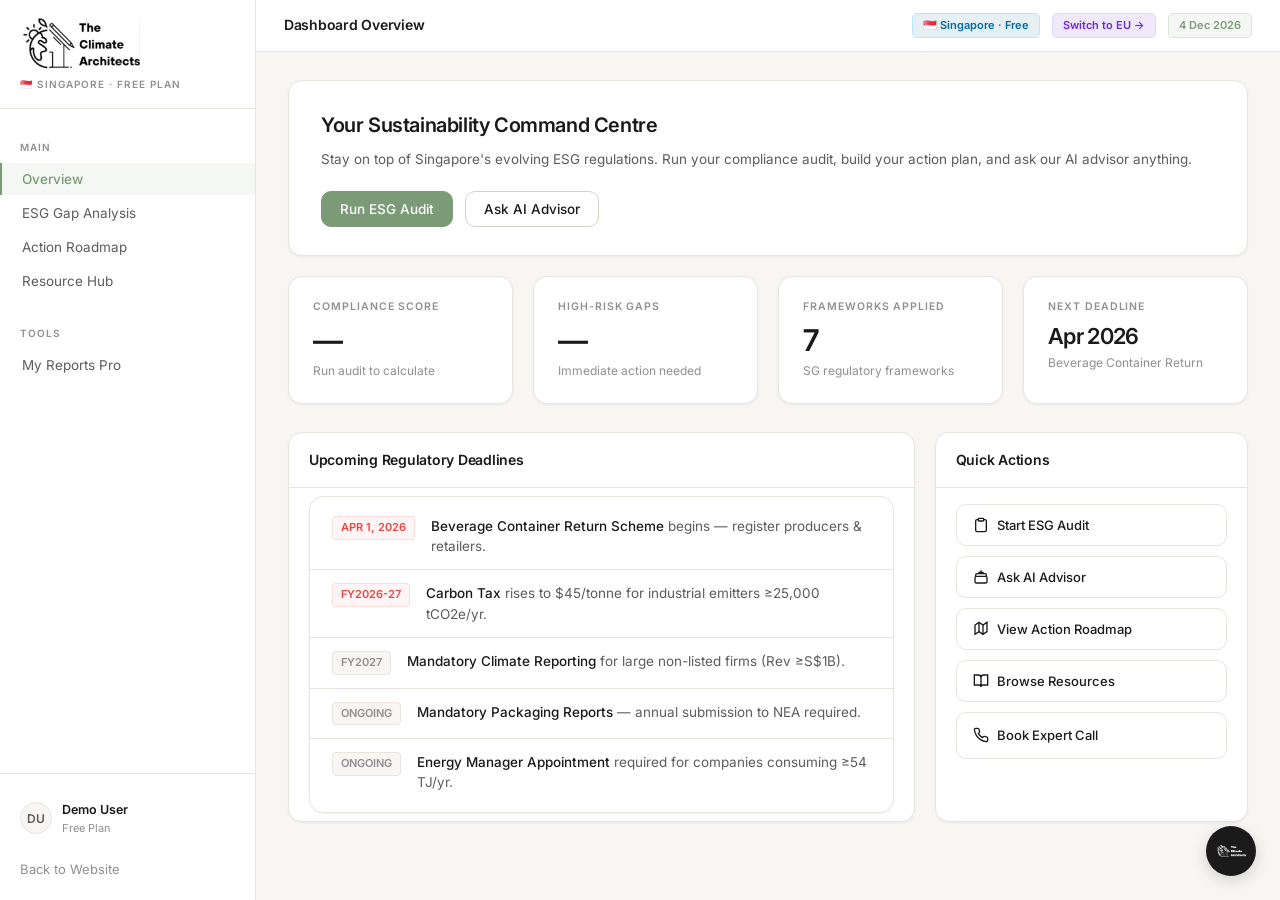
<file: public/dashboard-sg-free.html>
<!DOCTYPE html>
<html lang="en">
<head>
    <meta charset="UTF-8">
    <meta name="viewport" content="width=device-width, initial-scale=1.0">
    <title>Singapore Dashboard — Free | The Climate Architects</title>
    <link rel="preconnect" href="https://fonts.googleapis.com">
    <link rel="preconnect" href="https://fonts.gstatic.com" crossorigin>
    <link href="https://fonts.googleapis.com/css2?family=Outfit:wght@300;400;500;600;700;800;900&family=DM+Serif+Display:ital@0;1&display=swap" rel="stylesheet">
    <style>
        @import url('https://fonts.googleapis.com/css2?family=Inter:wght@300;400;500;600;700;800&display=swap');

        :root {
            --db-bg:           #F7F6F3;
            --db-surface:      #FFFFFF;
            --db-border:       #E8E5DF;
            --db-border-mid:   #D5D1C9;
            --db-ink:          #1A1A1A;
            --db-ink-mid:      #5C5C5C;
            --db-ink-muted:    #909090;
            --db-accent:       #7A9B76;
            --db-accent-hover: #698A65;
            --db-accent-tint:  rgba(122,155,118,0.08);
            --db-accent-border:rgba(122,155,118,0.20);
            --db-font: 'Inter', -apple-system, BlinkMacSystemFont, sans-serif;
            --db-r:    10px;
            --db-r-lg: 14px;
            --db-shadow-xs: 0 1px 3px rgba(0,0,0,0.05);
            --db-shadow-sm: 0 2px 8px rgba(0,0,0,0.07);

            /* Legacy mapping for backend compatibility */
            --teal: var(--db-accent);
            --teal-light: var(--db-accent-hover);
            --teal-dark: var(--db-accent-hover);
            --teal-glow: var(--db-accent-tint);
            --teal-10: var(--db-accent-tint);
            --forest: var(--db-ink);
            --bg: var(--db-bg);
            --panel: var(--db-surface);
            --radius: var(--db-r-lg);
            --shadow: var(--db-shadow-xs);
            --text: var(--db-ink);
            --text-mid: var(--db-ink-mid);
            --text-soft: var(--db-ink-muted);
            --danger: #ef4444;
            --warn: #f59e0b;
            --success: #10b981;
            --charcoal: var(--db-surface);
            --font: var(--db-font);
            --serif: var(--db-font);
        }

        * { margin: 0; padding: 0; box-sizing: border-box; }
        html { scroll-behavior: smooth; }

        body, p, span, div, button, input, select, label, td, th, li, a {
            font-family: var(--db-font);
        }

        body {
            background: var(--db-bg);
            color: var(--db-ink);
            font-family: var(--db-font);
            font-size: 14px;
            line-height: 1.6;
            -webkit-font-smoothing: antialiased;
            display: flex;
            height: 100vh;
            overflow: hidden;
        }

        h1, h2, h3, h4, h5, h6 {
            font-family: var(--db-font);
            font-weight: 600;
            color: var(--db-ink);
            letter-spacing: -0.018em;
        }

        /* ── SIDEBAR ───────────────────────────────── */
        .sidebar {
            width: 256px;
            background: var(--db-surface);
            border-right: 1px solid var(--db-border);
            box-shadow: none;
            display: flex;
            flex-direction: column;
            flex-shrink: 0;
            z-index: 100;
            overflow: hidden;
        }
        .sidebar-logo {
            padding: 18px 20px 16px;
            border-bottom: 1px solid var(--db-border);
        }
        .sidebar-logo img {
            background: transparent !important;
            mix-blend-mode: multiply !important;
            height: 52px;
            width: auto;
            margin-bottom: 6px;
            display: block;
        }
        .logo-text { display: none; }
        .logo-sub {
            font-size: 10px;
            font-weight: 600;
            text-transform: uppercase;
            letter-spacing: 0.1em;
            color: var(--db-ink-muted);
            margin-top: 3px;
        }
        .sidebar-nav {
            flex: 1;
            padding: 12px 0;
            display: flex;
            flex-direction: column;
            gap: 2px;
            overflow-y: auto;
        }
        .nav-label {
            font-size: 10px;
            font-weight: 600;
            text-transform: uppercase;
            letter-spacing: 0.09em;
            color: var(--db-ink-muted);
            padding: 18px 20px 6px;
        }
        .nav-item {
            padding: 8px 20px;
            font-size: 13.5px;
            font-weight: 400;
            color: var(--db-ink-mid);
            background: transparent;
            border-left: 2px solid transparent;
            display: block;
            width: 100%;
            text-align: left;
            transition: all 0.15s ease;
            cursor: pointer;
            border-radius: 0;
            border-top: none;
            border-right: none;
            border-bottom: none;
            text-decoration: none;
        }
        .nav-item:hover {
            background: var(--db-bg);
            color: var(--db-ink);
        }
        .nav-item.active {
            background: var(--db-accent-tint) !important;
            color: var(--db-accent) !important;
            font-weight: 500 !important;
            border-left-color: var(--db-accent) !important;
        }
        .nav-item .icon { display: none; }
        .nav-badge {
            margin-left: auto;
            font-size: 10px;
            font-weight: 600;
            background: var(--db-bg);
            border: 1px solid var(--db-border);
            color: var(--db-ink-muted);
            padding: 2px 7px;
            border-radius: 4px;
            display: inline-block;
            float: right;
        }
        .nav-badge.green {
            background: var(--db-accent-tint);
            border-color: var(--db-accent-border);
            color: var(--db-accent);
        }
        .sidebar-footer {
            padding: 12px 0;
            border-top: 1px solid var(--db-border);
            background: var(--db-surface);
        }
        .user-chip {
            display: flex;
            align-items: center;
            gap: 10px;
            padding: 14px 20px;
            font-size: 12.5px;
            color: var(--db-ink-mid);
        }
        .user-avatar {
            width: 32px;
            height: 32px;
            border-radius: 50%;
            background: var(--db-bg);
            border: 1px solid var(--db-border);
            display: flex;
            align-items: center;
            justify-content: center;
            font-size: 12px;
            font-weight: 600;
            color: var(--db-ink-mid);
            flex-shrink: 0;
        }
        .user-info { flex: 1; overflow: hidden; }
        .user-name { font-weight: 600; color: var(--db-ink); white-space: nowrap; overflow: hidden; text-overflow: ellipsis; }
        .user-role { font-size: 11px; color: var(--db-ink-muted); }
        .back-btn {
            font-size: 13px;
            color: var(--db-ink-muted);
            padding: 8px 20px;
            display: block;
            background: transparent;
            border: none;
            cursor: pointer;
            transition: color 0.15s ease;
            text-align: left;
            width: 100%;
            text-decoration: none;
        }
        .back-btn:hover { color: var(--db-ink); }

        /* ── MAIN CONTENT ───────────────────────────── */
        .main {
            flex: 1;
            display: flex;
            flex-direction: column;
            overflow: hidden;
            background: var(--db-bg);
        }
        .topbar {
            background: var(--db-surface);
            border-bottom: 1px solid var(--db-border);
            height: 52px;
            padding: 0 28px;
            display: flex;
            align-items: center;
            justify-content: space-between;
            flex-shrink: 0;
            position: sticky;
            top: 0;
            z-index: 50;
        }
        .topbar-left { display: flex; align-items: center; gap: 14px; }
        .topbar-left img { display: none !important; }
        .topbar-left h2 {
            font-size: 14px;
            font-weight: 600;
            color: var(--db-ink);
        }
        .topbar-left p { display: none; }
        .topbar-right { display: flex; align-items: center; gap: 12px; }

        .pill-tag {
            font-size: 11px;
            font-weight: 600;
            padding: 3px 10px;
            background: var(--db-accent-tint);
            color: var(--db-accent);
            border: 1px solid var(--db-accent-border);
            border-radius: 5px;
            display: inline-block;
        }

        /* ── SCROLL AREA ────────────────────────────── */
        .page-body {
            flex: 1;
            overflow-y: auto;
            padding: 28px 32px;
        }

        /* ── VIEWS ──────────────────────────────────── */
        .view { display: none; animation: fadeUp 0.3s ease both; }
        .view.active { display: block; }
        @keyframes fadeUp {
            from { opacity: 0; transform: translateY(8px); }
            to   { opacity: 1; transform: translateY(0); }
        }

        /* ── WELCOME / HERO CARD ─────────────────────── */
        .overview-hero {
            background: var(--db-surface);
            border: 1px solid var(--db-border);
            border-radius: var(--db-r-lg);
            padding: 28px 32px;
            margin-bottom: 20px;
            box-shadow: var(--db-shadow-xs);
            position: relative;
            overflow: hidden;
            color: var(--db-ink);
        }
        .overview-hero img { display: none !important; }
        .hero-eyebrow { display: none; }
        .hero-title {
            font-size: 20px;
            font-weight: 600;
            letter-spacing: -0.02em;
            color: var(--db-ink);
            margin-bottom: 8px;
        }
        .hero-desc {
            font-size: 13.5px;
            color: var(--db-ink-mid);
            margin-bottom: 20px;
            line-height: 1.6;
        }
        .hero-actions { display: flex; gap: 12px; flex-wrap: wrap; }

        /* ── BUTTONS ────────────────────────────────── */
        .btn {
            display: inline-flex;
            align-items: center;
            gap: 8px;
            font-family: var(--db-font);
            cursor: pointer;
            text-decoration: none;
        }
        .btn-teal,
        .btn-solid {
            background: var(--db-accent);
            color: #fff;
            border: 1px solid var(--db-accent);
            border-radius: var(--db-r);
            padding: 9px 18px;
            font-size: 13.5px;
            font-weight: 500;
            box-shadow: none;
            transition: background 0.15s ease, transform 0.15s ease;
        }
        .btn-teal:hover,
        .btn-solid:hover {
            background: var(--db-accent-hover);
            transform: translateY(-1px);
            color: #fff;
        }
        .btn-outline,
        .btn-ghost {
            background: var(--db-surface);
            color: var(--db-ink);
            border: 1px solid var(--db-border-mid);
            border-radius: var(--db-r);
            padding: 9px 18px;
            font-size: 13.5px;
            font-weight: 500;
            box-shadow: none;
            transition: all 0.15s ease;
        }
        .btn-outline:hover,
        .btn-ghost:hover {
            background: var(--db-bg);
            border-color: var(--db-ink-muted);
            color: var(--db-ink);
        }

        /* ── STAT CARDS ─────────────────────────────── */
        .stats-row {
            display: grid;
            grid-template-columns: repeat(auto-fit, minmax(220px, 1fr));
            gap: 20px;
            margin-bottom: 28px;
        }
        .stat-card {
            background: var(--db-surface);
            border: 1px solid var(--db-border);
            border-radius: var(--db-r-lg);
            padding: 22px 24px;
            box-shadow: var(--db-shadow-xs);
            position: relative;
            overflow: hidden;
            transition: box-shadow 0.15s ease;
        }
        .stat-card:hover { box-shadow: var(--db-shadow-sm); }
        .stat-card .accent-line { display: none !important; }

        .stat-label {
            font-size: 10.5px;
            font-weight: 600;
            text-transform: uppercase;
            letter-spacing: 0.09em;
            color: var(--db-ink-muted);
            margin-bottom: 10px;
        }
        .stat-value {
            font-size: 30px;
            font-weight: 600;
            color: var(--db-ink);
            letter-spacing: -0.03em;
            line-height: 1;
            margin-bottom: 6px;
        }
        .stat-value.warn,
        .stat-value.danger,
        .stat-value.success { color: var(--db-ink); }

        .stat-sub {
            font-size: 12px;
            color: var(--db-ink-muted);
            margin-top: 0;
        }

        .quick-grid {
            display: grid;
            grid-template-columns: 2fr 1fr;
            gap: 20px;
            margin-bottom: 28px;
        }

        /* ── SECTION PANEL ──────────────────────────── */
        .panel {
            background: var(--db-surface);
            border: 1px solid var(--db-border);
            border-radius: var(--db-r-lg);
            box-shadow: var(--db-shadow-xs);
            overflow: hidden;
            margin-bottom: 20px;
        }
        .panel-head {
            padding: 16px 20px;
            border-bottom: 1px solid var(--db-border);
            display: flex;
            align-items: center;
            justify-content: space-between;
        }
        .panel-head h3 {
            font-size: 14px;
            font-weight: 600;
            color: var(--db-ink);
        }
        .panel-body { padding: 16px 20px; }

        /* ── ASSESSMENT ─────────────────────────────── */
        .assess-header { margin-bottom: 24px; }
        .assess-header h1 { font-size: 18px; font-weight: 600; margin-bottom: 6px; color: var(--db-ink); }
        .assess-header p { font-size: 13.5px; color: var(--db-ink-mid); }

        .policy-card {
            background: var(--db-surface);
            border: 1px solid var(--db-border);
            border-radius: var(--db-r-lg);
            padding: 18px 20px;
            margin-bottom: 12px;
            box-shadow: var(--db-shadow-xs);
        }
        .pc-top {
            display: flex;
            align-items: center;
            justify-content: space-between;
            margin-bottom: 10px;
        }
        .pc-num {
            font-size: 12px;
            font-weight: 600;
            color: var(--db-ink-muted);
            margin-right: 8px;
        }
        .pc-title { font-size: 14px; font-weight: 600; color: var(--db-ink); }
        .pc-tag {
            font-size: 10px;
            font-weight: 500;
            padding: 2px 6px;
            background: var(--db-bg);
            border: 1px solid var(--db-border);
            color: var(--db-ink-muted);
            border-radius: 4px;
        }
        .pc-criteria {
            font-size: 13px;
            color: var(--db-ink-mid);
            margin-bottom: 14px;
            padding-left: 0;
            border-left: none;
            background: transparent;
        }
        .pc-controls {
            display: grid;
            grid-template-columns: 1fr 1fr;
            gap: 12px;
        }
        .ctrl-group label {
            display: block;
            font-size: 11px;
            font-weight: 600;
            color: var(--db-ink-muted);
            margin-bottom: 4px;
            text-transform: uppercase;
            letter-spacing: 0.05em;
        }
        .form-select {
            width: 100%;
            background: var(--db-bg);
            border: 1px solid var(--db-border-mid);
            border-radius: var(--db-r);
            padding: 8px 12px;
            font-size: 13px;
            color: var(--db-ink);
            outline: none;
            transition: border-color 0.15s ease;
        }
        .form-select:focus {
            border-color: var(--db-accent);
        }
        .form-select:disabled { opacity: 0.5; }

        /* ── ROADMAP ────────────────────────────────── */
        .roadmap-list { list-style: none; padding: 0; }
        .roadmap-item {
            background: var(--db-surface);
            border: 1px solid var(--db-border);
            border-radius: var(--db-r-lg);
            padding: 18px 22px;
            margin-bottom: 10px;
            box-shadow: var(--db-shadow-xs);
            display: flex;
            gap: 16px;
            align-items: flex-start;
        }
        .road-step {
            width: 26px; height: 26px;
            border-radius: 50%;
            background: var(--db-accent-tint);
            border: 1px solid var(--db-accent-border);
            color: var(--db-accent);
            font-size: 12px; font-weight: 600;
            display: flex; align-items: center; justify-content: center;
            flex-shrink: 0;
        }
        .road-content h4 { font-size: 14px; font-weight: 600; color: var(--db-ink); margin-bottom: 3px; }
        .road-content p { font-size: 13px; color: var(--db-ink-mid); line-height: 1.55; }
        .road-tag {
            font-size: 11px; font-weight: 500;
            padding: 2px 8px;
            background: var(--db-bg);
            border: 1px solid var(--db-border);
            border-radius: 4px;
            color: var(--db-ink-muted);
            margin-left: auto;
            flex-shrink: 0;
            text-transform: none;
        }

        /* ── RESOURCES ──────────────────────────────── */
        .resource-grid {
            display: grid;
            grid-template-columns: repeat(auto-fill, minmax(260px, 1fr));
            gap: 16px;
        }
        .resource-card {
            background: var(--db-surface);
            border: 1px solid var(--db-border);
            border-radius: var(--db-r-lg);
            padding: 16px 20px;
            margin-bottom: 8px;
            display: flex; gap: 14px; align-items: flex-start;
            text-decoration: none; color: inherit;
            transition: border-color 0.15s ease, box-shadow 0.15s ease;
        }
        .resource-card:hover { border-color: var(--db-accent-border); box-shadow: var(--db-shadow-sm); }
        .res-icon {
            width: 30px; height: 30px;
            border-radius: 6px;
            background: var(--db-accent-tint);
            border: 1px solid var(--db-accent-border);
            color: var(--db-accent);
            font-size: 12px; font-weight: 700;
            display: flex; align-items: center; justify-content: center;
            flex-shrink: 0;
        }
        .res-title { font-size: 13.5px; font-weight: 600; color: var(--db-ink); }
        .res-desc { font-size: 12.5px; color: var(--db-ink-mid); line-height: 1.45; }
        .res-type { display: none; }

        /* ── DEADLINES LIST ─────────────────────────── */
        .deadline-list {
            background: var(--db-surface);
            border: 1px solid var(--db-border);
            border-radius: var(--db-r-lg);
            padding: 6px 0;
            box-shadow: var(--db-shadow-xs);
            list-style: none;
        }
        .deadline-item {
            padding: 13px 22px;
            border-bottom: 1px solid var(--db-border);
            display: flex;
            gap: 16px;
            align-items: flex-start;
        }
        .deadline-item:last-child { border-bottom: none; }
        .dl-date {
            font-size: 11px;
            font-weight: 600;
            color: var(--db-ink-muted);
            background: var(--db-bg);
            border: 1px solid var(--db-border);
            border-radius: 4px;
            padding: 2px 8px;
            white-space: nowrap;
            flex-shrink: 0;
            text-transform: uppercase;
        }
        .dl-date.urgent {
            color: #ef4444;
            background: rgba(239,68,68,0.05);
            border-color: rgba(239,68,68,0.15);
        }
        .dl-text { font-size: 13.5px; color: var(--db-ink-mid); line-height: 1.5; }
        .dl-text strong { color: var(--db-ink); font-weight: 500; }

        /* ── QUICK ACTIONS ──────────────────────────── */
        .quick-grid .panel:last-child .panel-body {
            display: flex;
            flex-direction: column;
            gap: 8px;
        }
        .quick-grid .panel:last-child .btn,
        .quick-grid .panel:last-child a.btn {
            background: var(--db-surface) !important;
            border: 1px solid var(--db-border) !important;
            border-radius: var(--db-r) !important;
            padding: 12px 16px !important;
            font-size: 13px !important;
            font-weight: 500 !important;
            color: var(--db-ink) !important;
            cursor: pointer !important;
            transition: all 0.15s ease !important;
            display: flex !important;
            align-items: center !important;
            gap: 8px !important;
            text-decoration: none !important;
            width: 100% !important;
            box-shadow: none !important;
            justify-content: flex-start !important;
        }
        .quick-grid .panel:last-child .btn:hover,
        .quick-grid .panel:last-child a.btn:hover {
            border-color: var(--db-accent-border) !important;
            background: var(--db-accent-tint) !important;
            color: var(--db-accent) !important;
            transform: none !important;
        }
        .quick-grid .panel:last-child .btn svg {
            margin-right: 0 !important;
            flex-shrink: 0;
        }

        /* ── TABLES ─────────────────────────────────── */
        .gap-table {
            width: 100%;
            border-collapse: separate;
            border-spacing: 0;
            background: var(--db-surface);
        }
        .gap-table th {
            background: var(--db-bg);
            padding: 10px 16px;
            font-size: 10.5px;
            font-weight: 600;
            text-transform: uppercase;
            letter-spacing: 0.08em;
            color: var(--db-ink-muted);
            border-bottom: 1px solid var(--db-border);
            text-align: left;
        }
        .gap-table td {
            padding: 12px 16px;
            font-size: 13.5px;
            color: var(--db-ink-mid);
            border-bottom: 1px solid var(--db-border);
            text-align: left;
        }
        .gap-table tr:last-child td { border-bottom: none; }
        .gap-table tbody tr:hover td { background: var(--db-bg); }
        .gap-table td:first-child { font-weight: 500; color: var(--db-ink); }

        .badge {
            font-size: 11px;
            font-weight: 500;
            padding: 2px 6px;
            border-radius: 4px;
            text-transform: none;
            display: inline-block;
        }
        .badge-high { background: rgba(239,68,68,0.05); color: #ef4444; border: 1px solid rgba(239,68,68,0.15); }
        .badge-med  { background: rgba(245,158,11,0.05); color: #f59e0b; border: 1px solid rgba(245,158,11,0.15); }
        .badge-low  { background: rgba(59,130,246,0.05); color: #3b82f6; border: 1px solid rgba(59,130,246,0.15); }

        .status-red   { color: #ef4444; font-weight: 500; }
        .status-amber { color: #f59e0b; font-weight: 500; }
        .status-green { color: #10b981; font-weight: 500; }

        /* ── ARIA CHAT WIDGET ───────────────────────── */
        .chat-fab {
            position: fixed;
            bottom: 24px;
            right: 24px;
            z-index: 9999;
        }
        .fab-btn {
            width: 50px;
            height: 50px;
            border-radius: 50%;
            background: var(--db-ink);
            border: none;
            box-shadow: 0 4px 16px rgba(0,0,0,0.15);
            cursor: pointer;
            display: flex;
            align-items: center;
            justify-content: center;
            transition: transform 0.15s ease;
        }
        .fab-btn:hover { transform: scale(1.04); }
        .fab-btn img {
            filter: brightness(0) invert(1) !important;
            width: 24px; height: 24px;
        }
        .fab-pulse { display: none; }

        .chat-window {
            position: absolute;
            bottom: 64px;
            right: 0;
            width: 340px;
            height: 460px;
            background: var(--db-surface);
            border: 1px solid var(--db-border);
            border-radius: var(--db-r-lg);
            box-shadow: 0 8px 28px rgba(0,0,0,0.1);
            display: flex;
            flex-direction: column;
            overflow: hidden;
            transform-origin: bottom right;
            transform: scale(0.9) translateY(10px);
            opacity: 0;
            pointer-events: none;
            transition: transform 0.15s ease, opacity 0.15s ease;
        }
        .chat-window.open {
            transform: scale(1) translateY(0);
            opacity: 1;
            pointer-events: all;
        }
        .chat-head {
            background: var(--db-ink);
            color: #fff;
            padding: 12px 16px;
            display: flex;
            align-items: center;
            justify-content: space-between;
            flex-shrink: 0;
        }
        .chat-avatar { display: none; }
        .chat-head-info { flex: 1; }
        .chat-head-name { font-size: 13px; font-weight: 500; color: #fff; }
        .chat-head-status { display: none; }
        .chat-close-btn {
            background: transparent;
            border: none;
            color: rgba(255,255,255,0.7);
            cursor: pointer;
            font-size: 12px;
        }
        .chat-close-btn:hover { color: #fff; }

        .chat-body {
            flex: 1;
            overflow-y: auto;
            padding: 14px;
            background: var(--db-bg);
            display: flex;
            flex-direction: column;
            gap: 10px;
        }
        .msg { max-width: 85%; font-size: 13px; line-height: 1.5; }
        .msg-bot {
            background: var(--db-surface);
            color: var(--db-ink);
            align-self: flex-start;
            border-radius: 6px;
            padding: 8px 12px;
            border: 1px solid var(--db-border);
            box-shadow: var(--db-shadow-xs);
        }
        .msg-user {
            background: var(--db-accent);
            color: #fff;
            align-self: flex-end;
            border-radius: 6px;
            padding: 8px 12px;
        }
        .chat-suggestions {
            display: flex;
            flex-wrap: wrap;
            gap: 6px;
            padding: 8px 12px;
            background: var(--db-surface);
            border-top: 1px solid var(--db-border);
        }
        .suggestion-chip {
            background: var(--db-surface);
            border: 1px solid var(--db-border);
            border-radius: 5px;
            padding: 4px 10px;
            font-size: 12px;
            color: var(--db-ink-mid);
            cursor: pointer;
            transition: all 0.15s ease;
            outline: none;
        }
        .suggestion-chip:hover {
            border-color: var(--db-accent-border);
            color: var(--db-accent);
            background: var(--db-accent-tint);
        }
        .chat-footer {
            padding: 10px 12px;
            background: var(--db-surface);
            border-top: 1px solid var(--db-border);
            display: flex;
            gap: 8px;
        }
        .chat-input {
            flex: 1;
            background: var(--db-bg);
            border: 1px solid var(--db-border-mid);
            border-radius: 6px;
            padding: 8px 11px;
            font-size: 13px;
            font-family: var(--db-font);
            color: var(--db-ink);
            outline: none;
        }
        .chat-input:focus { border-color: var(--db-accent); }
        .chat-send {
            background: var(--db-accent);
            color: #fff;
            border: none;
            border-radius: 6px;
            padding: 8px 12px;
            cursor: pointer;
            font-size: 12px;
            transition: background 0.15s ease;
        }
        .chat-send:hover { background: var(--db-accent-hover); }

        /* ── LOGIN + REGISTER FORMS ─────────────────── */
        #auth-modal {
            position: fixed; inset: 0;
            background: rgba(26,26,26,0.3);
            backdrop-filter: blur(4px);
            z-index: 99999;
            display: flex; align-items: center; justify-content: center;
        }
        #auth-modal > div {
            background: var(--db-surface) !important;
            border: 1px solid var(--db-border) !important;
            border-radius: var(--db-r-lg) !important;
            padding: 32px 28px !important;
            max-width: 380px !important;
            width: 100% !important;
            box-shadow: var(--db-shadow-sm) !important;
            position: relative;
        }
        #auth-modal img {
            background: transparent !important;
            mix-blend-mode: multiply !important;
        }
        #auth-modal h2 { font-size: 18px; font-weight: 600; margin-bottom: 6px; color: var(--db-ink); }

        #auth-modal .chat-input {
            background: var(--db-bg) !important;
            border: 1px solid var(--db-border-mid) !important;
            border-radius: var(--db-r) !important;
            padding: 9px 13px !important;
            font-size: 13.5px !important;
            font-family: var(--db-font) !important;
            color: var(--db-ink) !important;
            width: 100% !important;
            outline: none !important;
            transition: border-color 0.15s ease;
        }
        #auth-modal .chat-input:focus {
            border-color: var(--db-accent) !important;
            box-shadow: 0 0 0 3px rgba(122,155,118,0.14) !important;
        }

        #auth-market-form button {
            background: var(--db-surface) !important;
            border: 1px solid var(--db-border) !important;
            border-radius: var(--db-r-lg) !important;
            padding: 22px 24px !important;
            cursor: pointer !important;
            transition: all 0.2s ease !important;
            width: 100% !important;
            box-shadow: none !important;
            margin-bottom: 12px;
        }
        #auth-market-form button:hover {
            border-color: var(--db-accent-border) !important;
            box-shadow: var(--db-shadow-sm) !important;
            transform: translateY(-2px) !important;
            background: var(--db-surface) !important;
        }
        #auth-market-form button span { font-size: 24px !important; }
        #auth-market-form button div div:first-child { font-size: 14px !important; color: var(--db-ink) !important; font-weight: 600 !important; }
        #auth-market-form button div div:last-child { font-size: 11.5px !important; color: var(--db-ink-muted) !important; }

        /* ── RESPONSIVE ─────────────────────────────── */
        @media (max-width: 900px) {
            .sidebar { display: none; }
            .quick-grid { grid-template-columns: 1fr; }
            .pc-controls { grid-template-columns: 1fr; }
            .chat-window { width: 320px; }
        }

        /* ── TOAST ──────────────────────────────────── */
        .toast {
            position: fixed;
            bottom: 24px;
            right: 24px;
            background: var(--db-ink);
            color: #fff;
            font-size: 13px;
            font-weight: 500;
            padding: 10px 16px;
            border-radius: 6px;
            z-index: 99999;
            box-shadow: var(--db-shadow-sm);
            animation: slideInToast 0.2s ease, fadeOutToast 0.2s 2.8s ease forwards;
        }
        @keyframes slideInToast {
            from { transform: translateY(8px); opacity: 0; }
            to   { transform: translateY(0); opacity: 1; }
        }
        @keyframes fadeOutToast {
            to { opacity: 0; transform: translateY(-4px); }
        }
    </style>
</head>
<body>

<!-- SIDEBAR -->
<aside class="sidebar">
    <div class="sidebar-logo">
        <img src="logo.png?v=4.2" alt="The Climate Architects" style="background: transparent; mix-blend-mode: multiply; height:52px;width:auto;margin-bottom:6px;display:block;">
        <div class="logo-sub">🇸🇬 Singapore · Free Plan</div>
    </div>
    <nav class="sidebar-nav">
        <div class="nav-label">Main</div>
        <button class="nav-item active" onclick="showView('overview')">
            <span class="icon"></span> Overview
        </button>
        <button class="nav-item" onclick="showView('assessment')">
            <span class="icon"></span> ESG Gap Analysis
        </button>
        <button class="nav-item" onclick="showView('roadmap')">
            <span class="icon"></span> Action Roadmap
        </button>
        <button class="nav-item" onclick="showView('resources')">
            <span class="icon"></span> Resource Hub
        </button>
        <div class="nav-label" style="margin-top:8px;">Tools</div>
        <button class="nav-item" onclick="showView('reports')">
            <span class="icon"></span> My Reports <span class="pro-feature-tag">Pro</span>
            <span class="nav-badge green" style="display:none;" id="reports-badge">0</span>
        </button>
        <button class="nav-item" id="admin-nav-item" style="display:none;" onclick="showView('admin')">
            <span class="icon"></span> Admin Panel
        </button>
    </nav>
    <div class="sidebar-footer">
        <div class="user-chip" id="user-chip">
            <div class="user-avatar" id="sidebar-avatar">?</div>
            <div class="user-info">
                <div class="user-name" id="sidebar-name">Loading…</div>
                <div class="user-role" id="sidebar-plan">Free Plan</div>
            </div>
        </div>
        
        <a href="index.html" class="back-btn">Back to Website</a>
    </div>
</aside>

<!-- MAIN -->
<main class="main">
    <header class="topbar">
        <div class="topbar-left" style="display:flex;align-items:center;gap:14px;">
            <img src="logo.png?v=4.2" alt="The Climate Architects" style="background: transparent; mix-blend-mode: multiply; height:38px;width:auto;object-fit:contain;display:block;">
            <div>
                <h2 id="topbar-title">Dashboard Overview</h2>
                <p id="topbar-sub">Singapore ESG Compliance — Free Plan</p>
            </div>
        </div>
        <div class="topbar-right">
            <span class="pill-tag" style="background:rgba(3,105,161,0.1);color:#0369a1;border-color:#bae6fd;">🇸🇬 Singapore · Free</span>
            <a href="dashboard-eu-free.html" class="pill-tag" style="background:rgba(109,40,217,0.1);color:#6d28d9;border-color:#ddd6fe;text-decoration:none;cursor:pointer;">Switch to EU →</a>
            <span class="pill-tag" id="date-tag">—</span>
        </div>
    </header>

    <div class="page-body">

        <!-- ══ OVERVIEW VIEW ══ -->
        <div class="view active" id="view-overview">
            <div class="overview-hero">
                <h1 class="hero-title">Your Sustainability Command Centre</h1>
                <p class="hero-desc">Stay on top of Singapore's evolving ESG regulations. Run your compliance audit, build your action plan, and ask our AI advisor anything.</p>
                <div class="hero-actions">
                    <button class="btn btn-teal" onclick="showView('assessment')">Run ESG Audit</button>
                    <button class="btn btn-outline" onclick="openChat()">Ask AI Advisor</button>
                </div>
            </div>

            <div class="stats-row" id="overview-stats">
                <div class="stat-card">
                    <div class="accent-line"></div>
                    <div class="stat-label">Compliance Score</div>
                    <div class="stat-value" id="ov-score">—</div>
                    <div class="stat-sub">Run audit to calculate</div>
                </div>
                <div class="stat-card">
                    <div class="accent-line danger"></div>
                    <div class="stat-label">High-Risk Gaps</div>
                    <div class="stat-value danger" id="ov-high">—</div>
                    <div class="stat-sub">Immediate action needed</div>
                </div>
                <div class="stat-card">
                    <div class="accent-line warn"></div>
                    <div class="stat-label">Frameworks Applied</div>
                    <div class="stat-value warn" id="ov-frameworks">7</div>
                    <div class="stat-sub">SG regulatory frameworks</div>
                </div>
                <div class="stat-card">
                    <div class="accent-line success"></div>
                    <div class="stat-label">Next Deadline</div>
                    <div class="stat-value success" style="font-size:22px;">Apr 2026</div>
                    <div class="stat-sub">Beverage Container Return</div>
                </div>
            </div>

            <div class="quick-grid">
                <div class="panel">
                    <div class="panel-head">
                        <h3>Upcoming Regulatory Deadlines</h3>
                    </div>
                    <div class="panel-body" style="padding: 8px 20px;">
                        <ul class="deadline-list">
                            <li class="deadline-item"><span class="dl-date urgent">Apr 1, 2026</span><span class="dl-text"><strong>Beverage Container Return Scheme</strong> begins — register producers & retailers.</span></li>
                            <li class="deadline-item"><span class="dl-date urgent">FY2026-27</span><span class="dl-text"><strong>Carbon Tax</strong> rises to $45/tonne for industrial emitters ≥25,000 tCO2e/yr.</span></li>
                            <li class="deadline-item"><span class="dl-date">FY2027</span><span class="dl-text"><strong>Mandatory Climate Reporting</strong> for large non-listed firms (Rev ≥S$1B).</span></li>
                            <li class="deadline-item"><span class="dl-date">Ongoing</span><span class="dl-text"><strong>Mandatory Packaging Reports</strong> — annual submission to NEA required.</span></li>
                            <li class="deadline-item"><span class="dl-date">Ongoing</span><span class="dl-text"><strong>Energy Manager Appointment</strong> required for companies consuming ≥54 TJ/yr.</span></li>
                        </ul>
                    </div>
                </div>

                <div class="panel">
                    <div class="panel-head">
                        <h3>Quick Actions</h3>
                    </div>
                    <div class="panel-body" style="display:flex;flex-direction:column;gap:10px;">
                        <button class="btn btn-solid" style="width:100%;justify-content:center;" onclick="showView('assessment')"><svg viewBox="0 0 24 24" fill="none" stroke="currentColor" stroke-width="2" width="16" height="16" style="margin-right:8px; display:inline-block; vertical-align:middle;"><path d="M16 4h2a2 2 0 0 1 2 2v14a2 2 0 0 1-2 2H6a2 2 0 0 1-2-2V6a2 2 0 0 1 2-2h2"/><rect x="8" y="2" width="8" height="4" rx="1" ry="1"/></svg> Start ESG Audit</button>
                        <button class="btn btn-ghost" style="width:100%;justify-content:center;" onclick="openChat()"><svg viewBox="0 0 24 24" fill="none" stroke="currentColor" stroke-width="2" width="16" height="16" style="margin-right:8px; display:inline-block; vertical-align:middle;"><rect x="3" y="11" width="18" height="10" rx="2"/><path d="M12 2v4M8 5h8M4 11v-2a2 2 0 0 1 2-2h12a2 2 0 0 1 2 2v2M9 16h.01M15 16h.01"/></svg> Ask AI Advisor</button>
                        <button class="btn btn-ghost" style="width:100%;justify-content:center;" onclick="showView('roadmap')"><svg viewBox="0 0 24 24" fill="none" stroke="currentColor" stroke-width="2" width="16" height="16" style="margin-right:8px; display:inline-block; vertical-align:middle;"><polygon points="3 6 3 20 9 16 15 20 21 16 21 2 15 6 9 2 3 6"/><line x1="9" y1="2" x2="9" y2="16"/><line x1="15" y1="6" x2="15" y2="20"/></svg> View Action Roadmap</button>
                        <button class="btn btn-ghost" style="width:100%;justify-content:center;" onclick="showView('resources')"><svg viewBox="0 0 24 24" fill="none" stroke="currentColor" stroke-width="2" width="16" height="16" style="margin-right:8px; display:inline-block; vertical-align:middle;"><path d="M2 3h6a4 4 0 0 1 4 4v14a3 3 0 0 0-3-3H2zM22 3h-6a4 4 0 0 0-4 4v14a3 3 0 0 1 3-3h7z"/></svg> Browse Resources</button>
                        <a href="index.html#bookCallModal" class="btn btn-ghost" style="width:100%;justify-content:center;text-align:center;"><svg viewBox="0 0 24 24" fill="none" stroke="currentColor" stroke-width="2" width="16" height="16" style="margin-right:8px; display:inline-block; vertical-align:middle;"><path d="M22 16.92v3a2 2 0 0 1-2.18 2 19.79 19.79 0 0 1-8.63-3.07 19.5 19.5 0 0 1-6-6 19.79 19.79 0 0 1-3.07-8.67A2 2 0 0 1 4.11 2h3a2 2 0 0 1 2 1.72 12.84 12.84 0 0 0 .7 2.81 2 2 0 0 1-.45 2.11L8.09 9.91a16 16 0 0 0 6 6l1.27-1.27a2 2 0 0 1 2.11-.45 12.84 12.84 0 0 0 2.81.7A2 2 0 0 1 22 16.92z"/></svg> Book Expert Call</a>
                    </div>
                </div>
            </div>
        </div>

        <!-- ══ ASSESSMENT VIEW ══ -->
        <div class="view" id="view-assessment">
            <div class="assess-header">
                <h1>ESG Readiness Audit</h1>
                <p>Self-assess against Singapore's 7 key ESG regulatory frameworks. Takes under 3 minutes.</p>
            </div>
            <div id="questions-container"></div>
            <div style="text-align:center; margin-top:36px; padding-bottom:40px;">
                <button class="btn btn-solid" style="padding:14px 36px;font-size:15px;" onclick="generateReport()">Run AI Gap Analysis</button>
            </div>
        </div>

        <!-- ══ RESULTS VIEW ══ -->
        <div class="view" id="view-results">
            <div class="result-header">
                <h1>Your ESG Diagnostic Results</h1>
                <p>Based on Singapore's regulatory frameworks and your inputs — here is your current standing.</p>
            </div>

            <div class="stats-row">
                <div class="stat-card" id="res-score-card">
                    <div class="accent-line" id="res-score-accent"></div>
                    <div class="stat-label">Compliance Score</div>
                    <div class="stat-value" id="res-score">0%</div>
                    <div class="stat-sub" id="res-score-text">—</div>
                </div>
                <div class="stat-card">
                    <div class="accent-line danger"></div>
                    <div class="stat-label">High Priority Gaps</div>
                    <div class="stat-value danger" id="res-high">0</div>
                    <div class="stat-sub">Items needing immediate action</div>
                </div>
                <div class="stat-card">
                    <div class="accent-line warn"></div>
                    <div class="stat-label">Applicable Frameworks</div>
                    <div class="stat-value warn" id="res-applicable">0</div>
                    <div class="stat-sub">Regulations touching your business</div>
                </div>
            </div>

            <div class="panel" style="margin-bottom:28px;">
                <div class="panel-head">
                    <h3>Action Plan & Identified Gaps</h3>
                    <a href="index.html#bookCallModal" class="btn btn-solid" style="padding:8px 16px;font-size:12px;">Get Expert Help →</a>
                </div>
                <table class="gap-table">
                    <thead>
                        <tr>
                            <th>Regulation</th>
                            <th>Current Status</th>
                            <th>Priority</th>
                            <th>Required Action</th>
                        </tr>
                    </thead>
                    <tbody id="gap-table-body"></tbody>
                </table>
            </div>

            <div class="panel" style="margin-bottom:28px;" id="ai-insight-panel">
                <div class="panel-head">
                    <h3>AI Insight Summary</h3>
                    <span class="pill-tag">Powered by Claude</span>
                </div>
                <div class="panel-body" id="ai-insight-body" style="font-size:14px;line-height:1.7;color:var(--text-mid);">
                    <em style="color:var(--text-soft);">Generating personalised analysis…</em>
                </div>
            </div>

            <div style="display:flex;gap:12px;justify-content:center;padding-bottom:40px;">
                <button class="btn btn-ghost" onclick="showView('assessment')">Retake Assessment</button>
                <button class="btn btn-ghost" onclick="window.print()">Print Report</button>
                <button class="btn btn-solid" onclick="showView('roadmap')">View Action Roadmap</button>
            </div>
        </div>

        <!-- ══ ROADMAP VIEW ══ -->
        <div class="view" id="view-roadmap">
            <div class="assess-header">
                <h1>90-Day Action Roadmap</h1>
                <p>A structured plan to move from gaps to compliance — built on Singapore's regulatory requirements.</p>
            </div>

            <div class="quick-grid">
                <div class="panel">
                    <div class="panel-head"><h3>Phase-by-Phase Plan</h3></div>
                    <div class="panel-body" style="padding:8px 24px;">
                        <ul class="roadmap-list">
                            <li class="roadmap-item">
                                <div class="road-step">1</div>
                                <div class="road-content">
                                    <h4>Baseline Operational Audit</h4>
                                    <p>Map your energy, water, waste and emission data against applicable thresholds. Identify which frameworks legally apply to your business.</p>
                                    <span class="road-tag q1">Week 1–2</span>
                                </div>
                            </li>
                            <li class="roadmap-item">
                                <div class="road-step">2</div>
                                <div class="road-content">
                                    <h4>Appoint Compliance Officers</h4>
                                    <p>Register a certified Energy Manager (NEA) and Water Efficiency Manager if applicable. Set up internal reporting cadences.</p>
                                    <span class="road-tag q1">Week 2–4</span>
                                </div>
                            </li>
                            <li class="roadmap-item">
                                <div class="road-step">3</div>
                                <div class="road-content">
                                    <h4>Data Collection & Systems</h4>
                                    <p>Install submetering where required. Begin collecting Scope 1 & 2 emission data. Set up packaging tonnage tracking systems.</p>
                                    <span class="road-tag q2">Week 4–8</span>
                                </div>
                            </li>
                            <li class="roadmap-item">
                                <div class="road-step">4</div>
                                <div class="road-content">
                                    <h4>Submit Mandatory Reports</h4>
                                    <p>File annual energy & water reports to NEA. Submit packaging 3R plans. Register for Carbon Tax if applicable.</p>
                                    <span class="road-tag q2">Week 8–10</span>
                                </div>
                            </li>
                            <li class="roadmap-item">
                                <div class="road-step">5</div>
                                <div class="road-content">
                                    <h4>Build Your ESG Strategy</h4>
                                    <p>Move from compliance to competitive advantage. Set reduction targets, engage stakeholders, and prepare for ISSB climate disclosures.</p>
                                    <span class="road-tag q3">Week 10–12+</span>
                                </div>
                            </li>
                        </ul>
                    </div>
                </div>

                <div class="panel">
                    <div class="panel-head"><h3>Key Milestones</h3></div>
                    <div class="panel-body" style="font-size:13px;color:var(--text-mid);line-height:1.8;display:flex;flex-direction:column;gap:14px;">
                        <div style="padding:14px;background:var(--bg);border-radius:10px;border-left:3px solid var(--danger);">
                            <strong style="color:var(--text);display:block;margin-bottom:4px;">Immediate (0–30 days)</strong>
                            Register with NEA, identify applicable thresholds, appoint compliance leads.
                        </div>
                        <div style="padding:14px;background:var(--bg);border-radius:10px;border-left:3px solid var(--warn);">
                            <strong style="color:var(--text);display:block;margin-bottom:4px;">Short-term (30–60 days)</strong>
                            Deploy metering infrastructure, start data collection, submit first reports.
                        </div>
                        <div style="padding:14px;background:var(--bg);border-radius:10px;border-left:3px solid var(--success);">
                            <strong style="color:var(--text);display:block;margin-bottom:4px;">Strategic (60–90 days)</strong>
                            Set reduction targets, prepare ISSB climate disclosures, build investor narrative.
                        </div>
                        <a href="index.html#bookCallModal" class="btn btn-solid" style="width:100%;justify-content:center;margin-top:6px;"><svg viewBox="0 0 24 24" fill="none" stroke="currentColor" stroke-width="2" width="16" height="16" style="margin-right:8px; display:inline-block; vertical-align:middle;"><path d="M22 16.92v3a2 2 0 0 1-2.18 2 19.79 19.79 0 0 1-8.63-3.07 19.5 19.5 0 0 1-6-6 19.79 19.79 0 0 1-3.07-8.67A2 2 0 0 1 4.11 2h3a2 2 0 0 1 2 1.72 12.84 12.84 0 0 0 .7 2.81 2 2 0 0 1-.45 2.11L8.09 9.91a16 16 0 0 0 6 6l1.27-1.27a2 2 0 0 1 2.11-.45 12.84 12.84 0 0 0 2.81.7A2 2 0 0 1 22 16.92z"/></svg> Get Expert Guidance</a>
                    </div>
                </div>
            </div>
        </div>

        <!-- ══ RESOURCES VIEW ══ -->
        <div class="view" id="view-resources">
            <div class="assess-header">
                <h1>Resource Hub</h1>
                <p>Guides, templates, and official references to accelerate your ESG compliance journey.</p>
            </div>
            <div class="resource-grid">
                <a href="https://www.nea.gov.sg/our-services/climate-change-energy-efficiency/energy-efficiency/industrial-sector/mandatory-energy-management-practices" target="_blank" class="resource-card">
                    <div class="res-icon">E</div>
                    <div class="res-title">NEA: Mandatory Energy Management</div>
                    <div class="res-desc">Official guidelines for companies consuming ≥54 TJ annually, including Energy Manager requirements.</div>
                    <span class="res-type">Official Guide</span>
                </a>
                <a href="https://www.nea.gov.sg/our-services/waste-management/mandatory-packaging-reporting" target="_blank" class="resource-card">
                    <div class="res-icon">P</div>
                    <div class="res-title">NEA: Mandatory Packaging Reporting</div>
                    <div class="res-desc">Requirements for brand owners and importers with >S$10M turnover supplying packaged products.</div>
                    <span class="res-type">Official Guide</span>
                </a>
                <a href="https://www.pub.gov.sg/savewater/atwork/waterefficency" target="_blank" class="resource-card">
                    <div class="res-icon">W</div>
                    <div class="res-title">PUB: Water Efficiency Management</div>
                    <div class="res-desc">WEMP guidelines for premises consuming ≥60,000 m³ per year. Includes metering and submission rules.</div>
                    <span class="res-type">Official Guide</span>
                </a>
                <a href="https://www.sgx.com/sustainable-finance/esg-reporting" target="_blank" class="resource-card">
                    <div class="res-icon">C</div>
                    <div class="res-title">SGX: ESG Reporting Framework</div>
                    <div class="res-desc">Listed company mandatory climate disclosures and the roadmap for ISSB IFRS S1 & S2 adoption.</div>
                    <span class="res-type">Regulatory</span>
                </a>
                <a href="https://www.acra.gov.sg/legislation/climate-reporting" target="_blank" class="resource-card">
                    <div class="res-icon">G</div>
                    <div class="res-title">ACRA: Climate Reporting (Non-listed)</div>
                    <div class="res-desc">Mandatory CRD requirements for large non-listed companies from FY2027 (Rev ≥S$1B).</div>
                    <span class="res-type">Regulatory</span>
                </a>
                <div class="resource-card" style="cursor:default;" onclick="openChat()">
                    <div class="res-icon">AI</div>
                    <div class="res-title">Ask Our AI Advisor</div>
                    <div class="res-desc">Get instant answers on any Singapore ESG regulation, deadline, or compliance requirement.</div>
                    <span class="res-type" style="cursor:pointer;background:var(--teal);color:#fff;" onclick="openChat()">Open Chat →</span>
                </div>
            </div>
        </div>

        <!-- ══ REPORTS VIEW ══ -->
        <div class="view" id="view-reports">
            <div class="assess-header">
                <h1>My Reports</h1>
                <p>Your saved ESG audit history and compliance progress over time.</p>
            </div>
            <div id="reports-loading" style="text-align:center;padding:60px;color:var(--text-soft);">Loading your reports…</div>
            <div id="reports-empty" style="display:none;" class="panel" style="text-align:center;padding:60px 40px;">
                
                <h3 style="font-size:18px;font-weight:700;margin-bottom:8px;">No Saved Reports Yet</h3>
                <p style="font-size:14px;color:var(--text-soft);max-width:360px;margin:0 auto 24px;">Complete an ESG audit and your results will be saved here automatically.</p>
                <button class="btn btn-solid" onclick="showView('assessment')">Run Your First Audit</button>
            </div>
            <div id="reports-list" style="display:none;"></div>
        </div>

        <!-- ══ ADMIN VIEW ══ -->
        <div class="view" id="view-admin">
            <div class="assess-header">
                <h1>Admin Panel</h1>
                <p>Platform overview and user management.</p>
            </div>
            <div class="stats-row" id="admin-stats-row">
                <div class="stat-card"><div class="accent-line"></div><div class="stat-label">Total Users</div><div class="stat-value" id="adm-users">—</div></div>
                <div class="stat-card"><div class="accent-line success"></div><div class="stat-label">New This Week</div><div class="stat-value success" id="adm-new">—</div></div>
                <div class="stat-card"><div class="accent-line warn"></div><div class="stat-label">Total Audits</div><div class="stat-value warn" id="adm-audits">—</div></div>
                <div class="stat-card"><div class="accent-line"></div><div class="stat-label">Avg Score</div><div class="stat-value" id="adm-avg">—</div></div>
            </div>
            <div class="panel" style="margin-bottom:24px;">
                <div class="panel-head">
                    <h3>All Users</h3>
                    <input id="admin-search" type="text" class="chat-input" style="width:240px;border-radius:8px;" placeholder="Search name / email…" oninput="adminSearch(this.value)">
                </div>
                <div style="overflow-x:auto;">
                    <table class="gap-table" id="admin-users-table">
                        <thead><tr>
                            <th>Name</th><th>Email</th><th>Company</th><th>Plan</th><th>Audits</th><th>Joined</th><th>Actions</th>
                        </tr></thead>
                        <tbody id="admin-users-body"><tr><td colspan="7" style="text-align:center;padding:24px;color:var(--text-soft);">Loading…</td></tr></tbody>
                    </table>
                </div>
                <div style="display:flex;gap:10px;align-items:center;padding:16px 20px;border-top:1px solid var(--border);" id="admin-pagination"></div>
            </div>
        </div>

    </div><!-- end .page-body -->

<!-- ══ AUTH MODAL ══ -->
<div id="auth-modal" style="
    position:fixed;inset:0;background:rgba(6,30,25,0.7);backdrop-filter:blur(8px);
    z-index:99999;display:flex;align-items:center;justify-content:center;">
    <div style="
        background:var(--panel);border-radius:20px;padding:40px;width:100%;max-width:420px;
        box-shadow:0 24px 64px rgba(6,78,59,0.25);border:1px solid var(--border-mid);
        animation:fadeUp 0.4s ease both;position:relative;">

        <div style="text-align:center;margin-bottom:28px;">
            <img src="logo.png?v=4.2" alt="The Climate Architects" style="background: transparent; mix-blend-mode: multiply; height:48px;margin-bottom:12px;">
            <h2 style="font-family:var(--serif);font-size:24px;" id="auth-modal-title">Welcome Back</h2>
            <p style="font-size:13px;color:var(--text-soft);margin-top:4px;" id="auth-modal-sub">Sign in to your ESG dashboard</p>
        </div>

        <!-- LOGIN FORM -->
        <div id="auth-login-form">
            <div style="margin-bottom:16px;">
                <label style="font-size:12px;font-weight:700;text-transform:uppercase;letter-spacing:.5px;color:var(--text-mid);display:block;margin-bottom:6px;">Email</label>
                <input id="login-email" type="email" class="chat-input" style="width:100%;border-radius:10px;padding:12px 16px;font-size:14px;" placeholder="you@company.com">
            </div>
            <div style="margin-bottom:24px;">
                <label style="font-size:12px;font-weight:700;text-transform:uppercase;letter-spacing:.5px;color:var(--text-mid);display:block;margin-bottom:6px;">Password</label>
                <input id="login-password" type="password" class="chat-input" style="width:100%;border-radius:10px;padding:12px 16px;font-size:14px;" placeholder="••••••••" onkeypress="if(event.key==='Enter')doLogin()">
            </div>
            <div id="auth-error" style="display:none;color:var(--danger);font-size:13px;margin-bottom:14px;background:#fee2e2;padding:10px 14px;border-radius:8px;"></div>
            <button class="btn btn-solid" style="width:100%;justify-content:center;padding:14px;" onclick="doLogin()" id="login-btn">Sign In →</button>
            <p style="text-align:center;margin-top:16px;font-size:13px;color:var(--text-soft);">
                No account? <button onclick="switchAuth('register')" style="background:none;border:none;color:var(--teal);font-weight:700;cursor:pointer;font-size:13px;">Create one free</button>
            </p>
        </div>

        <!-- REGISTER FORM -->
        <div id="auth-register-form" style="display:none;"></div>
    </div>
</div>

<!-- CHAT WIDGET -->
<div class="chat-fab">
    <div class="chat-window" id="chatWindow">
        <div class="chat-head">
            <div class="chat-avatar" style="background:transparent;padding:4px;overflow:hidden;">
                <img src="logo.png?v=4.2" alt="TCA" style="background: transparent; mix-blend-mode: multiply; width:30px;height:30px;object-fit:contain;">
            </div>
            <div class="chat-head-info">
                <div class="chat-head-name">Aria — ESG Advisor</div>
                <div class="chat-head-status"><span class="online-dot"></span> AI Analysis</div>
            </div>
            <button class="chat-close-btn" onclick="toggleChat()">✕</button>
        </div>
        <div class="chat-body" id="chatBody"></div>
        <div class="chat-suggestions" id="chatSuggestions">
            <button class="suggestion-chip" onclick="askSuggestion('What is the carbon tax threshold?')">Carbon tax threshold?</button>
            <button class="suggestion-chip" onclick="askSuggestion('When is mandatory climate reporting required?')">Climate reporting?</button>
            <button class="suggestion-chip" onclick="askSuggestion('What is WEMP?')">What is WEMP?</button>
            <button class="suggestion-chip" onclick="askSuggestion('Key upcoming deadlines?')">Key deadlines?</button>
        </div>
        <div class="chat-footer">
            <input class="chat-input" id="chatInput" type="text" placeholder="Ask about Singapore ESG rules…" onkeypress="if(event.key==='Enter') sendMessage()">
            <button class="chat-send" id="chatSendBtn" onclick="sendMessage()">➤</button>
        </div>
    </div>
    <button class="fab-btn" onclick="toggleChat()">
        <img src="logo.png?v=4.2" alt="TCA" style="background: transparent; mix-blend-mode: screen; width:30px;height:30px;object-fit:contain;filter:brightness(0) invert(1);">
        <span class="fab-pulse"></span>
    </button>
</div>

<script>
const safeStorage = {
    getItem: (key) => {
        try { return window['localStorage'].getItem(key); } catch (e) { return null; }
    },
    setItem: (key, val) => {
        try { window['localStorage'].setItem(key, val); } catch (e) {}
    },
    removeItem: (key) => {
        try { window['localStorage'].removeItem(key); } catch (e) {}
    }
};

/* CONFIG */
const API_BASE = '/api';

/* ── FREE PLAN LIMITS ───────────────────────── */
const FREE_CHAT_LIMIT = 5; // messages per day

/* ── AUTH STATE ─────────────────────────────── */
let currentUser = null;
let authToken   = safeStorage.getItem('tca_token') || null;
let chatMsgCount = parseInt(safeStorage.getItem('tca_chat_today') || '0');
let chatDate     = safeStorage.getItem('tca_chat_date') || '';

function apiHeaders() {
    return { 'Content-Type': 'application/json', ...(authToken ? { 'Authorization': `Bearer ${authToken}` } : {}) };
}

/* ══════════════════════════════════════════════
   CLIENT-SIDE OFFLINE MOCK API FETCH
══════════════════════════════════════════════ */
async function apiFetch(path, opts = {}) {
    const url = new URL('http://localhost' + path);
    const action = url.searchParams.get('action');
    const id = url.searchParams.get('id');
    const method = opts.method ? opts.method.toUpperCase() : 'GET';
    const body = opts.body ? JSON.parse(opts.body) : null;

    // Fast response delay
    await new Promise(r => setTimeout(r, 200));

    // Authentication endpoints
    if (path.startsWith('/auth')) {
        if (action === 'me') {
            return {
                token: authToken || 'mock_token',
                user: {
                    full_name: safeStorage.getItem('tca_user_name') || 'Demo User',
                    email: safeStorage.getItem('tca_user_email') || 'demo@company.com',
                    company: safeStorage.getItem('tca_user_company') || 'Demo Company Pte Ltd',
                    industry: 'Technology',
                    plan: 'pro',
                    role: 'admin'
                }
            };
        }
        if (action === 'login') {
            const email = body.email || 'demo@company.com';
            const name = email.split('@')[0].toUpperCase();
            safeStorage.setItem('tca_user_name', name);
            safeStorage.setItem('tca_user_email', email);
            safeStorage.setItem('tca_user_company', 'Demo Company');
            return {
                token: 'mock_token_123',
                user: {
                    full_name: name,
                    email: email,
                    company: 'Demo Company',
                    industry: 'Technology',
                    plan: 'pro',
                    role: 'admin'
                }
            };
        }
        if (action === 'register') {
            const { full_name, email, company } = body;
            safeStorage.setItem('tca_user_name', full_name);
            safeStorage.setItem('tca_user_email', email);
            safeStorage.setItem('tca_user_company', company);
            return {
                token: 'mock_token_123',
                user: {
                    full_name,
                    email,
                    company,
                    industry: body.industry || 'Technology',
                    plan: 'pro',
                    role: 'admin'
                }
            };
        }
    }

    // ESG Audits storage (localStorage backed)
    if (path.startsWith('/audits')) {
        let audits = JSON.parse(safeStorage.getItem('tca_audits') || '[]');
        if (method === 'GET') {
            return audits;
        }
        if (method === 'POST') {
            const newAudit = {
                id: 'audit_' + Date.now(),
                created_at: new Date().toISOString(),
                ...body
            };
            audits.unshift(newAudit);
            safeStorage.setItem('tca_audits', JSON.stringify(audits));
            return newAudit;
        }
        if (method === 'DELETE') {
            audits = audits.filter(a => a.id !== id);
            safeStorage.setItem('tca_audits', JSON.stringify(audits));
            return { success: true };
        }
    }

    // AI Advisor Chats
    if (path.startsWith('/chat')) {
        if (action === 'insight') {
            return {
                insight: "Based on Singapore regulations, your facility shows gaps in Scope 1 emissions reporting. Recommendation: baseline electricity usage data and convert to tCO2e."
            };
        }
        return {
            reply: "I am the Climate Architects AI Advisor. I can help you with SGX, Carbon Tax, CSRD, and CBAM. Let me know what specific compliance issue you would like to tackle."
        };
    }

    // Admin Dashboard stats & users
    if (path.startsWith('/admin')) {
        if (action === 'stats') {
            return {
                total_users: 154,
                total_audits: 289,
                active_plans: { pro: 87, free: 67 }
            };
        }
        if (action === 'users') {
            return {
                users: [
                    { id: '1', full_name: 'Jane Smith', email: 'jane@acme.com', company: 'Acme Pte Ltd', plan: 'pro', role: 'user', created_at: '2026-05-12T08:00:00Z' },
                    { id: '2', full_name: 'John Doe', email: 'john@capital.com', company: 'Capital Group', plan: 'free', role: 'user', created_at: '2026-06-01T10:30:00Z' }
                ],
                total: 2,
                pages: 1
            };
        }
    }

    return {};
}



async function boot() {
    // Client-side auto-authenticate bypass
    authToken = safeStorage.getItem('tca_token') || 'mock_token';
    currentUser = {
        full_name: safeStorage.getItem('tca_user_name') || 'Demo User',
        email: safeStorage.getItem('tca_user_email') || 'demo@company.com',
        company: safeStorage.getItem('tca_user_company') || 'Demo Company Pte Ltd',
        industry: 'Technology',
        plan: 'pro',
        role: 'admin'
    };
    onLoginSuccess();
}


function onLoginSuccess() {
    document.getElementById('auth-modal').style.display = 'none';
    const initials = currentUser.full_name.split(' ').map(w=>w[0]).join('').slice(0,2).toUpperCase();
    document.getElementById('sidebar-avatar').textContent = initials;
    document.getElementById('sidebar-name').textContent   = currentUser.full_name;
    document.getElementById('sidebar-plan').innerHTML     = '<span class="plan-badge-free">Free Plan</span>';
    resetDailyChatCount();
    loadReportsBadge();
}

function logout() {
    authToken = null; currentUser = null;
    safeStorage.removeItem('tca_token');
    showAuthModal();
}

/* ── DAILY CHAT COUNTER ─────────────────────── */
function resetDailyChatCount() {
    const today = new Date().toDateString();
    if (chatDate !== today) { chatMsgCount = 0; chatDate = today; saveChatCount(); }
    updateChatLimitUI();
}
function saveChatCount() {
    safeStorage.setItem('tca_chat_today', chatMsgCount);
    safeStorage.setItem('tca_chat_date', chatDate);
}
function updateChatLimitUI() {
    const bar = document.getElementById('chat-limit-bar');
    if (!bar) return;
    const remaining = Math.max(0, FREE_CHAT_LIMIT - chatMsgCount);
    bar.querySelector('.limit-text').textContent = `${remaining} of ${FREE_CHAT_LIMIT} free messages remaining today`;
    const pct = (chatMsgCount / FREE_CHAT_LIMIT) * 100;
    bar.querySelector('.chat-limit-fill-inner').style.width = Math.min(pct, 100) + '%';
    bar.querySelector('.chat-limit-fill-inner').style.background = remaining <= 1 ? '#ef4444' : 'var(--teal)';
}

/* ── UPGRADE MODAL ──────────────────────────── */
function showUpgradeModal() {
    document.getElementById('upgrade-modal').style.display = 'flex';
}
function hideUpgradeModal() {
    document.getElementById('upgrade-modal').style.display = 'none';
}

/* ── AUTH MODAL ─────────────────────────────── */
function showAuthModal() { document.getElementById('auth-modal').style.display = 'flex'; switchAuth('login'); }
function switchAuth(mode) {
    const isLogin = mode === 'login';
    document.getElementById('auth-login-form').style.display    = isLogin ? 'block' : 'none';
    document.getElementById('auth-register-form').style.display = isLogin ? 'none'  : 'block';
    document.getElementById('auth-modal-title').textContent     = isLogin ? 'Welcome Back' : 'Create Free Account';
    document.getElementById('auth-modal-sub').textContent       = isLogin ? 'Sign in to your ESG dashboard' : 'Start your ESG compliance journey — free';
    document.getElementById('auth-error').style.display = 'none';
    document.getElementById('auth-error-reg').style.display = 'none';
}
async function doLogin() {
    const email = document.getElementById('login-email').value.trim();
    const password = document.getElementById('login-password').value;
    const errEl = document.getElementById('auth-error');
    const btn   = document.getElementById('login-btn');
    errEl.style.display = 'none'; btn.textContent = 'Signing in...'; btn.disabled = true;
    try {
        const data = await apiFetch('/auth?action=login', { method: 'POST', body: JSON.stringify({ email, password }) });
        authToken = data.token; currentUser = data.user;
        safeStorage.setItem('tca_token', authToken);
        if (currentUser.plan === 'pro' || currentUser.plan === 'enterprise') {
            window.location.href = 'dashboard-sg.html'; return;
        }
        onLoginSuccess();
        showToast('Welcome back, ' + currentUser.full_name.split(' ')[0] + '!');
    } catch(e) { errEl.textContent = e.message; errEl.style.display = 'block'; }
    finally { btn.textContent = 'Sign In'; btn.disabled = false; }
}
async function doRegister() {
    const full_name = document.getElementById('reg-name').value.trim();
    const company   = document.getElementById('reg-company').value.trim();
    const email     = document.getElementById('reg-email').value.trim();
    const industry  = document.getElementById('reg-industry').value;
    const password  = document.getElementById('reg-password').value;
    const errEl = document.getElementById('auth-error-reg');
    const btn   = document.getElementById('register-btn');
    errEl.style.display = 'none';
    if (!full_name||!email||!password) { errEl.textContent='Name, email and password required.'; errEl.style.display='block'; return; }
    btn.textContent = 'Creating account...'; btn.disabled = true;
    try {
        const data = await apiFetch('/auth?action=register', { method: 'POST', body: JSON.stringify({ full_name, email, company, industry, password }) });
        authToken = data.token; currentUser = data.user;
        safeStorage.setItem('tca_token', authToken);
        onLoginSuccess();
        showToast('Account created! Welcome, ' + currentUser.full_name.split(' ')[0] + '.');
    } catch(e) { errEl.textContent = e.message; errEl.style.display='block'; }
    finally { btn.textContent = 'Create Account'; btn.disabled = false; }
}

/* ── NAV ────────────────────────────────────── */
const navTitles = {
    overview:   ['Dashboard Overview',   'Singapore Mandatory ESG Reporting Tool'],
    assessment: ['ESG Gap Analysis',     'Self-assess against 7 key frameworks'],
    results:    ['Your Audit Results',   'Compliance gaps and action items'],
    roadmap:    ['Action Roadmap',       '90-day compliance plan (preview)'],
    resources:  ['Resource Hub',         'Guides and official references'],
    reports:    ['My Reports',           'Saved audit history'],
};
function showView(name) {
    document.querySelectorAll('.view').forEach(v => v.classList.remove('active'));
    document.querySelectorAll('.nav-item').forEach(n => n.classList.remove('active'));
    const el = document.getElementById('view-' + name);
    if (el) el.classList.add('active');
    document.querySelectorAll('.nav-item').forEach(n => {
        if (n.textContent.trim().toLowerCase().includes(
            name==='overview'?'overview':name==='assessment'?'esg':
            name==='roadmap'?'roadmap':name==='resources'?'resource':
            name==='reports'?'report':name)) n.classList.add('active');
    });
    const t = navTitles[name] || ['Dashboard',''];
    document.getElementById('topbar-title').textContent = t[0];
    document.getElementById('topbar-sub').textContent   = t[1];
    document.querySelector('.page-body').scrollTop = 0;
    if (name === 'reports') loadReports();
    if (name === 'roadmap') applyRoadmapLock();
}
document.getElementById('date-tag').textContent = new Date().toLocaleDateString('en-SG',{day:'numeric',month:'short',year:'numeric'});

/* ── ROADMAP LOCK (free: phases 1-2 only) ────── */
function applyRoadmapLock() {
    const phases = document.querySelectorAll('.phase-card, .roadmap-phase');
    phases.forEach((p, i) => {
        if (i >= 2) { // lock phases 3+
            p.style.position = 'relative';
            p.style.filter = 'blur(3px)';
            p.style.pointerEvents = 'none';
            p.style.userSelect = 'none';
        }
    });
    // Add lock gate after roadmap content if not already there
    const roadmapView = document.getElementById('view-roadmap');
    if (roadmapView && !roadmapView.querySelector('.lock-gate')) {
        const gate = document.createElement('div');
        gate.className = 'lock-gate';
        gate.innerHTML = `
            <div style="font-size:40px;margin-bottom:12px;filter:grayscale(1);opacity:.5;">&#128274;</div>
            <h3>Phases 3–5 are Pro-only</h3>
            <p>Upgrade to Pro to unlock your full 90-day compliance roadmap including advanced remediation strategies and implementation guides.</p>
            <button class="btn btn-solid" onclick="showUpgradeModal()">Upgrade to Pro</button>`;
        roadmapView.appendChild(gate);
    }
}

/* ── POLICY DATABASE ────────────────────────── */
const policies = [
    { id: 'carbon_tax',        category: 'Environmental',    title: 'Carbon Tax (CPA)',                          priority: 'high', criteria: 'Industrial facilities with emissions 25,000 tCO2e/year or more.',             action: 'Register with NEA; implement emissions verification; budget for $45/tonne from 2026-27.' },
    { id: 'energy_mgmt',       category: 'Environmental',    title: 'Mandatory Energy Management Practices',     priority: 'high', criteria: 'Companies consuming 54 TJ of energy annually or more.',                       action: 'Appoint certified Energy Manager; submit annual energy use reports to NEA.' },
    { id: 'water_efficiency',  category: 'Water Management', title: 'Water Efficiency (WEMP)',                   priority: 'high', criteria: 'Premises consuming 60,000 cubic metres of water annually or more.',            action: 'Appoint Water Efficiency Manager; submit WEMP records; install private water meters.' },
    { id: 'packaging',         category: 'Waste Management', title: 'Mandatory Packaging Reporting',             priority: 'med',  criteria: 'Brand owners/importers with more than S$10M turnover supplying packaged goods.',action: 'Submit annual packaging reports to NEA; develop & submit 3R plans.' },
    { id: 'food_waste',        category: 'Waste Management', title: 'Food Waste Segregation & Treatment',        priority: 'med',  criteria: 'Industrial/commercial buildings generating significant food waste.',              action: 'Allocate space for on-site treatment; segregate food waste; submit waste reports.' },
    { id: 'climate_reporting', category: 'Governance',       title: 'Climate Reporting (Non-listed)',            priority: 'high', criteria: 'Large non-listed companies: Revenue S$1B or more AND Assets S$500M or more.',   action: 'Prepare annual climate disclosures per ISSB standards (Scope 1 & 2). Starts FY2027.' },
    { id: 'e_waste',           category: 'Waste Management', title: 'Extended Producer Responsibility (E-waste)',priority: 'low',  criteria: 'Producers or retailers of regulated electrical and electronic products.',         action: 'Register with NEA; track product records; join Producer Responsibility Scheme.' },
];

function renderQuestions() {
    const c = document.getElementById('questions-container');
    c.innerHTML = policies.map((p,i) => `
        <div class="policy-card">
            <div class="pc-top">
                <div style="display:flex;align-items:flex-start;gap:12px;flex:1;">
                    <div class="pc-num">${i+1}</div>
                    <div><div class="pc-title">${p.title}</div><span class="pc-tag">${p.category}</span></div>
                </div>
            </div>
            <div class="pc-criteria"><strong>Applies if:</strong> ${p.criteria}</div>
            <div class="pc-controls">
                <div class="ctrl-group">
                    <label>Does this apply to your business?</label>
                    <select class="form-select apply-select" data-id="${p.id}" onchange="toggleStatus(this)">
                        <option value="none">Select</option>
                        <option value="yes">Yes, this applies</option>
                        <option value="no">No, not applicable</option>
                        <option value="unsure">Not Sure</option>
                    </select>
                </div>
                <div class="ctrl-group">
                    <label>Current Compliance Status</label>
                    <select class="form-select status-select" data-id="${p.id}" disabled>
                        <option value="none">Select Status</option>
                        <option value="compliant">Fully Compliant</option>
                        <option value="partial">Partial / In Progress</option>
                        <option value="non_compliant">Non-Compliant</option>
                    </select>
                </div>
            </div>
        </div>`).join('');
}
function toggleStatus(sel) {
    const ss = document.querySelector(`.status-select[data-id="${sel.getAttribute('data-id')}"]`);
    ss.disabled = sel.value !== 'yes'; if (sel.value !== 'yes') ss.value = 'none';
}

/* ── GENERATE REPORT (FREE: basic score, no PDF) */
let lastAuditData = null;
async function generateReport() {
    let applicable=0, compliant=0, highCount=0;
    const gaps=[], answers={};
    document.querySelectorAll('.apply-select').forEach(sel => {
        const id=sel.getAttribute('data-id'), applyVal=sel.value;
        const statusVal=document.querySelector(`.status-select[data-id="${id}"]`).value;
        const p=policies.find(x=>x.id===id);
        answers[id]={apply:applyVal,status:statusVal};
        if (applyVal==='yes') {
            applicable++;
            if (statusVal==='compliant') compliant++;
            else { if(p.priority==='high') highCount++; gaps.push({title:p.title,status:statusVal==='none'?'Status Unknown':statusVal==='partial'?'Partial':'Non-Compliant',action:p.action,priority:p.priority}); }
        } else if (applyVal==='unsure') {
            applicable++; highCount++;
            gaps.push({title:p.title,status:'Requires Investigation',action:'Conduct baseline audit to determine if thresholds are met.',priority:'high'});
        }
    });
    if (applicable===0) { showToast('Please select at least one applicable policy first.'); return; }
    const score = Math.round((compliant/applicable)*100);
    lastAuditData = {score,applicable,high_gaps:highCount,gaps,answers};

    document.getElementById('res-score').textContent = score+'%';
    document.getElementById('res-high').textContent  = highCount;
    document.getElementById('res-applicable').textContent = applicable;
    document.getElementById('res-score-text').textContent = score>=80?'Strong compliance posture':score>=40?'Moderate — action needed':'Critical gaps identified';
    const accent = document.getElementById('res-score-accent');
    accent.className = 'accent-line '+(score>=80?'success':score>=40?'warn':'danger');
    document.getElementById('ov-score').textContent = score+'%';
    document.getElementById('ov-score').className = 'stat-value '+(score>=80?'success':score>=40?'warn':'danger');
    document.getElementById('ov-high').textContent = highCount;

    const tbody = document.getElementById('gap-table-body');
    if (gaps.length===0) {
        tbody.innerHTML = `<tr><td colspan="4" style="text-align:center;padding:32px;color:var(--success);font-weight:700;">No compliance gaps identified. Excellent work.</td></tr>`;
    } else {
        gaps.sort((a,b)=>a.priority==='high'?-1:1);
        tbody.innerHTML = gaps.map(g => {
            const bc=g.priority==='high'?'badge-high':g.priority==='med'?'badge-med':'badge-low';
            const pt=g.priority==='high'?'High Risk':g.priority==='med'?'Medium':'Low';
            const sc=(g.status==='Non-Compliant'||g.status==='Requires Investigation')?'status-red':'status-amber';
            return `<tr><td style="font-weight:600;">${g.title}</td><td class="${sc}">${g.status}</td><td><span class="badge ${bc}">${pt}</span></td><td style="color:var(--text-mid);line-height:1.5;">${g.action}</td></tr>`;
        }).join('');
    }

    // FREE: add upgrade prompt below results table
    const insightPanel = document.getElementById('ai-insight-panel');
    if (insightPanel) {
        insightPanel.innerHTML = `
            <div class="panel-head"><h3>AI Insight Summary <span class="pro-feature-tag">Pro</span></h3></div>
            <div class="panel-body">
                <div class="lock-gate" style="margin:0;border:none;background:var(--teal-10);">
                    <div style="font-size:32px;margin-bottom:10px;filter:grayscale(1);opacity:.5;">&#128274;</div>
                    <h3 style="font-size:15px;">Personalised AI Insights are Pro-only</h3>
                    <p>Get a detailed AI-generated analysis of your specific gaps with priority actions tailored to your business.</p>
                    <button class="btn btn-solid" onclick="showUpgradeModal()">Upgrade to Unlock</button>
                </div>
            </div>`;
    }

    showView('results');

    // Save basic audit (no AI insight on free)
    try {
        await apiFetch('/audits', { method:'POST', body: JSON.stringify({...lastAuditData, ai_insight: 'Upgrade to Pro for AI insights.'}) });
        loadReportsBadge();
    } catch(e) {}
}

/* ── REPORTS (FREE: most recent 1 only) ──────── */
async function loadReportsBadge() {
    try {
        const audits = await apiFetch('/audits');
        const badge = document.getElementById('reports-badge');
        if (badge) { badge.textContent = audits.length; badge.style.display = audits.length>0?'inline-flex':'none'; }
    } catch {}
}

async function loadReports() {
    const loading  = document.getElementById('reports-loading');
    const list     = document.getElementById('reports-list');
    const lockGate = document.getElementById('reports-lock-gate');
    if (loading) loading.style.display = 'block';
    if (list)    list.style.display = 'none';
    if (lockGate) lockGate.style.display = 'none';

    try {
        const audits = await apiFetch('/audits');
        if (loading) loading.style.display = 'none';

        if (audits.length === 0) {
            if (list) { list.style.display = 'block'; list.innerHTML = `<div class="panel" style="text-align:center;padding:48px 24px;"><h3 style="font-weight:700;margin-bottom:8px;">No Reports Yet</h3><p style="color:var(--text-soft);margin-bottom:20px;">Complete an ESG audit to save your first report.</p><button class="btn btn-solid" onclick="showView('assessment')">Run Your First Audit</button></div>`; }
            return;
        }

        // FREE: show most recent 1 audit
        const latest = audits[0];
        const scoreColor = latest.score>=80?'success':latest.score>=40?'warn':'danger';
        const date = new Date(latest.created_at).toLocaleDateString('en-SG',{day:'numeric',month:'short',year:'numeric'});

        if (list) {
            list.style.display = 'block';
            list.innerHTML = `
                <div class="panel" style="margin-bottom:16px;">
                    <div class="panel-head"><h3>Most Recent Audit — ${date}</h3><span class="badge badge-${latest.high_gaps>0?'high':'low'}">${latest.high_gaps} High Gaps</span></div>
                    <div class="panel-body" style="display:grid;grid-template-columns:auto 1fr;gap:20px;align-items:start;">
                        <div style="text-align:center;min-width:90px;">
                            <div class="stat-value ${scoreColor}" style="font-size:42px;">${latest.score}%</div>
                            <div class="stat-sub">Compliance Score</div>
                        </div>
                        <div>
                            <p style="font-size:13px;color:var(--text-mid);margin-bottom:12px;">Free plan shows your most recent audit. Upgrade to Pro for full history, progress charts, and PDF downloads.</p>
                            <div style="display:flex;gap:8px;flex-wrap:wrap;">
                                ${latest.gaps?.slice(0,3).map(g=>`<span class="badge badge-${g.priority==='high'?'high':g.priority==='med'?'med':'low'}">${g.title}</span>`).join('')||''}
                            </div>
                        </div>
                    </div>
                </div>`;
        }

        // Show lock gate if more than 1 audit
        if (audits.length > 1 && lockGate) lockGate.style.display = 'block';

    } catch(e) {
        if (loading) loading.innerHTML = `<p style="color:var(--danger);text-align:center;padding:40px;">Could not load reports: ${e.message}</p>`;
    }
}

/* ── CHAT (FREE: 5 msgs/day limit) ──────────── */
let chatOpen = false;
let chatHistory = [];

function toggleChat() {
    chatOpen = !chatOpen;
    const cw = document.getElementById('chatWindow');
    if (chatOpen) {
        cw.classList.add('open');
        if (chatHistory.length === 0) {
            const name = currentUser ? currentUser.full_name.split(' ')[0] : 'there';
            appendBotMessage(`Hi ${name}! I'm Aria, your ESG compliance advisor. I can help you understand Singapore's sustainability regulations. <em style="font-size:12px;color:var(--text-soft);">(Free plan: ${FREE_CHAT_LIMIT} messages/day)</em>`);
        }
        setTimeout(() => document.getElementById('chatInput').focus(), 300);
    } else { cw.classList.remove('open'); }
}
function openChat() { if (!chatOpen) toggleChat(); }

function appendBotMessage(text) {
    const cb=document.getElementById('chatBody'); const d=document.createElement('div');
    d.className='msg msg-bot'; d.innerHTML=text; cb.appendChild(d); cb.scrollTop=cb.scrollHeight; return d;
}
function appendUserMessage(text) {
    const cb=document.getElementById('chatBody'); const d=document.createElement('div');
    d.className='msg msg-user'; d.textContent=text; cb.appendChild(d); cb.scrollTop=cb.scrollHeight;
}
function showTyping() {
    const cb=document.getElementById('chatBody'); const d=document.createElement('div');
    d.className='msg-typing'; d.id='typing-indicator';
    d.innerHTML='<div class="dot-pulse"><span></span><span></span><span></span></div>';
    cb.appendChild(d); cb.scrollTop=cb.scrollHeight;
}
function removeTyping() { const t=document.getElementById('typing-indicator'); if(t) t.remove(); }

async function sendMessage() {
    const input=document.getElementById('chatInput');
    const btn=document.getElementById('chatSendBtn');
    const text=input.value.trim();
    if (!text) return;

    // Check daily limit
    resetDailyChatCount();
    if (chatMsgCount >= FREE_CHAT_LIMIT) {
        appendBotMessage(`You've used all ${FREE_CHAT_LIMIT} free messages for today. <strong><a href="#" onclick="showUpgradeModal()" style="color:var(--teal-dark);">Upgrade to Pro</a></strong> for unlimited conversations with Aria.`);
        input.value = '';
        return;
    }

    document.getElementById('chatSuggestions').style.display = 'none';
    appendUserMessage(text); input.value = ''; btn.disabled = true;
    chatMsgCount++; saveChatCount(); updateChatLimitUI();
    chatHistory.push({role:'user',content:text});
    showTyping();

    try {
        const data = await apiFetch('/chat', {method:'POST',body:JSON.stringify({messages:chatHistory})});
        removeTyping(); appendBotMessage(data.reply);
        chatHistory.push({role:'assistant',content:data.reply});
    } catch(e) {
        removeTyping();
        appendBotMessage(getFallbackResponse(text.toLowerCase()));
    }
    btn.disabled = false; input.focus();
}

function askSuggestion(q) { document.getElementById('chatInput').value=q; sendMessage(); }
function getFallbackResponse(q) {
    if (q.includes('carbon')||q.includes('tax')) return '<strong>Carbon Tax:</strong> Applies to facilities emitting 25,000 tCO2e/year or more. Rising to $45/tonne in 2026-27. Register with NEA.';
    if (q.includes('water')||q.includes('wemp')) return '<strong>WEMP:</strong> Applies to premises consuming 60,000 cubic metres or more annually. Appoint a Water Efficiency Manager and submit records to PUB.';
    if (q.includes('energy')) return '<strong>Energy Management:</strong> 54 TJ/year or more triggers mandatory certified Energy Manager appointment and annual NEA reporting.';
    if (q.includes('deadline')) return '<strong>Key Deadlines:</strong> Apr 1 2026 — Beverage Container Scheme. FY2026-27 — Carbon Tax rises to $45/tonne. FY2027 — Non-listed climate reporting.';
    return 'For detailed guidance, <a href="index.html#bookCallModal" style="color:var(--teal-dark);font-weight:700;">book a Discovery Call</a> with our experts.';
}

/* ── TOAST ───────────────────────────────────── */
function showToast(msg) {
    const ex=document.querySelector('.toast'); if(ex) ex.remove();
    const t=document.createElement('div'); t.className='toast'; t.textContent=msg;
    document.body.appendChild(t); setTimeout(()=>t.remove(),3500);
}

/* ── INIT ────────────────────────────────────── */
renderQuestions();
boot();


</script>
<!-- ══ UPGRADE MODAL ══ -->
<div id="upgrade-modal" style="display:none;position:fixed;inset:0;background:rgba(6,30,25,0.75);backdrop-filter:blur(8px);z-index:99998;align-items:center;justify-content:center;padding:20px;">
    <div style="background:var(--panel);border-radius:24px;max-width:480px;width:100%;box-shadow:0 24px 64px rgba(6,78,59,0.3);border:1px solid var(--border-mid);overflow:hidden;animation:fadeUp .35s ease both;">
        <div style="background:linear-gradient(135deg,#064e3b,#0d9488);padding:32px;text-align:center;">
            <img src="logo.png?v=4.2" style="background: transparent; mix-blend-mode: screen; height:40px;filter:brightness(0) invert(1);margin-bottom:16px;">
            <h2 style="color:#fff;font-size:24px;font-family:var(--serif);margin-bottom:8px;">Upgrade to Pro</h2>
            <p style="color:rgba(255,255,255,0.85);font-size:14px;">Everything you need for full ESG compliance</p>
        </div>
        <div style="padding:28px;">
            <div style="display:grid;gap:12px;margin-bottom:24px;">
                <div style="display:flex;align-items:center;gap:12px;font-size:14px;">
                    <span style="width:22px;height:22px;border-radius:50%;background:var(--teal-10);color:var(--teal);display:flex;align-items:center;justify-content:center;font-weight:700;flex-shrink:0;">&#10003;</span>
                    <span><strong>Full AI Insight Reports</strong> — personalised gap analysis with priority actions</span>
                </div>
                <div style="display:flex;align-items:center;gap:12px;font-size:14px;">
                    <span style="width:22px;height:22px;border-radius:50%;background:var(--teal-10);color:var(--teal);display:flex;align-items:center;justify-content:center;font-weight:700;flex-shrink:0;">&#10003;</span>
                    <span><strong>Unlimited Aria Chat</strong> — ask as many questions as you need</span>
                </div>
                <div style="display:flex;align-items:center;gap:12px;font-size:14px;">
                    <span style="width:22px;height:22px;border-radius:50%;background:var(--teal-10);color:var(--teal);display:flex;align-items:center;justify-content:center;font-weight:700;flex-shrink:0;">&#10003;</span>
                    <span><strong>Full Audit History</strong> — track progress and improvement over time</span>
                </div>
                <div style="display:flex;align-items:center;gap:12px;font-size:14px;">
                    <span style="width:22px;height:22px;border-radius:50%;background:var(--teal-10);color:var(--teal);display:flex;align-items:center;justify-content:center;font-weight:700;flex-shrink:0;">&#10003;</span>
                    <span><strong>PDF Report Download</strong> — professional reports to share with stakeholders</span>
                </div>
                <div style="display:flex;align-items:center;gap:12px;font-size:14px;">
                    <span style="width:22px;height:22px;border-radius:50%;background:var(--teal-10);color:var(--teal);display:flex;align-items:center;justify-content:center;font-weight:700;flex-shrink:0;">&#10003;</span>
                    <span><strong>Complete 90-Day Roadmap</strong> — all 5 phases unlocked</span>
                </div>
                <div style="display:flex;align-items:center;gap:12px;font-size:14px;">
                    <span style="width:22px;height:22px;border-radius:50%;background:var(--teal-10);color:var(--teal);display:flex;align-items:center;justify-content:center;font-weight:700;flex-shrink:0;">&#10003;</span>
                    <span><strong>Priority Frameworks Deep-Dive</strong> — detailed guidance per regulation</span>
                </div>
            </div>
            <a href="/cdn-cgi/l/email-protection#[base64]" class="btn btn-solid" style="width:100%;justify-content:center;padding:14px;font-size:15px;display:flex;">
               Contact Us to Upgrade
            </a>
            <p style="text-align:center;margin-top:12px;font-size:12px;color:var(--text-soft);">
                Or email <a href="/cdn-cgi/l/email-protection#a6cec3cacac9e6d2cec3c5cacfcbc7d2c3e7d4c5cecfd2c3c5d2d588c5c9cb" style="color:var(--teal-dark);"><span class="__cf_email__" data-cfemail="92faf7fefefdd2e6faf7f1fe
</file>
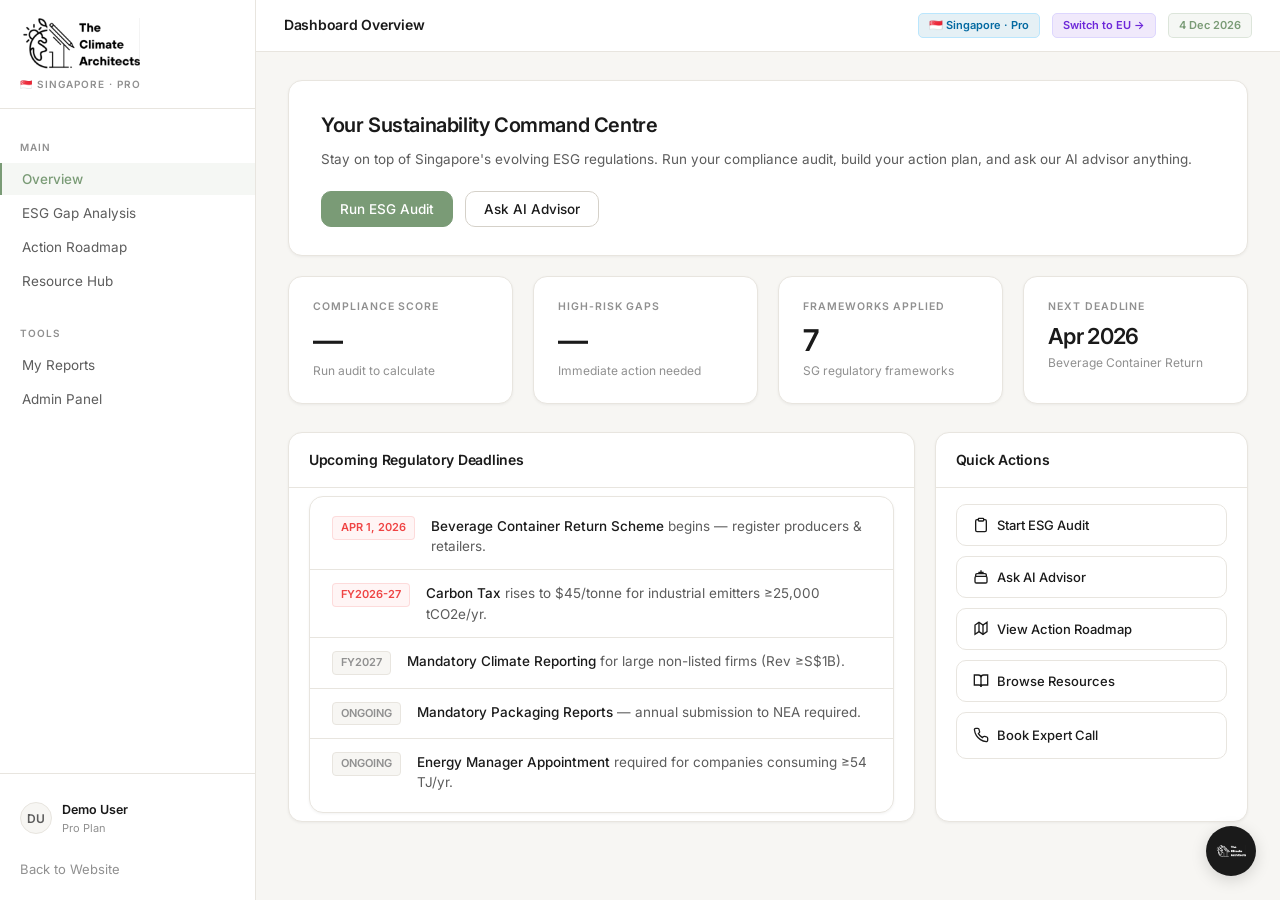
<file: public/dashboard-sg.html>
<!DOCTYPE html>
<html lang="en">
<head>
    <meta charset="UTF-8">
    <meta name="viewport" content="width=device-width, initial-scale=1.0">
    <title>Singapore Dashboard — Pro | The Climate Architects</title>
    <link rel="preconnect" href="https://fonts.googleapis.com">
    <link rel="preconnect" href="https://fonts.gstatic.com" crossorigin>
    <link href="https://fonts.googleapis.com/css2?family=Outfit:wght@300;400;500;600;700;800;900&family=DM+Serif+Display:ital@0;1&display=swap" rel="stylesheet">
    <style>
        @import url('https://fonts.googleapis.com/css2?family=Inter:wght@300;400;500;600;700;800&display=swap');

        :root {
            --db-bg:           #F7F6F3;
            --db-surface:      #FFFFFF;
            --db-border:       #E8E5DF;
            --db-border-mid:   #D5D1C9;
            --db-ink:          #1A1A1A;
            --db-ink-mid:      #5C5C5C;
            --db-ink-muted:    #909090;
            --db-accent:       #7A9B76;
            --db-accent-hover: #698A65;
            --db-accent-tint:  rgba(122,155,118,0.08);
            --db-accent-border:rgba(122,155,118,0.20);
            --db-font: 'Inter', -apple-system, BlinkMacSystemFont, sans-serif;
            --db-r:    10px;
            --db-r-lg: 14px;
            --db-shadow-xs: 0 1px 3px rgba(0,0,0,0.05);
            --db-shadow-sm: 0 2px 8px rgba(0,0,0,0.07);

            /* Legacy mapping for backend compatibility */
            --teal: var(--db-accent);
            --teal-light: var(--db-accent-hover);
            --teal-dark: var(--db-accent-hover);
            --teal-glow: var(--db-accent-tint);
            --teal-10: var(--db-accent-tint);
            --forest: var(--db-ink);
            --bg: var(--db-bg);
            --panel: var(--db-surface);
            --radius: var(--db-r-lg);
            --shadow: var(--db-shadow-xs);
            --text: var(--db-ink);
            --text-mid: var(--db-ink-mid);
            --text-soft: var(--db-ink-muted);
            --danger: #ef4444;
            --warn: #f59e0b;
            --success: #10b981;
            --charcoal: var(--db-surface);
            --font: var(--db-font);
            --serif: var(--db-font);
        }

        * { margin: 0; padding: 0; box-sizing: border-box; }
        html { scroll-behavior: smooth; }

        body, p, span, div, button, input, select, label, td, th, li, a {
            font-family: var(--db-font);
        }

        body {
            background: var(--db-bg);
            color: var(--db-ink);
            font-family: var(--db-font);
            font-size: 14px;
            line-height: 1.6;
            -webkit-font-smoothing: antialiased;
            display: flex;
            height: 100vh;
            overflow: hidden;
        }

        h1, h2, h3, h4, h5, h6 {
            font-family: var(--db-font);
            font-weight: 600;
            color: var(--db-ink);
            letter-spacing: -0.018em;
        }

        /* ── SIDEBAR ───────────────────────────────── */
        .sidebar {
            width: 256px;
            background: var(--db-surface);
            border-right: 1px solid var(--db-border);
            box-shadow: none;
            display: flex;
            flex-direction: column;
            flex-shrink: 0;
            z-index: 100;
            overflow: hidden;
        }
        .sidebar-logo {
            padding: 18px 20px 16px;
            border-bottom: 1px solid var(--db-border);
        }
        .sidebar-logo img {
            background: transparent !important;
            mix-blend-mode: multiply !important;
            height: 52px;
            width: auto;
            margin-bottom: 6px;
            display: block;
        }
        .logo-text { display: none; }
        .logo-sub {
            font-size: 10px;
            font-weight: 600;
            text-transform: uppercase;
            letter-spacing: 0.1em;
            color: var(--db-ink-muted);
            margin-top: 3px;
        }
        .sidebar-nav {
            flex: 1;
            padding: 12px 0;
            display: flex;
            flex-direction: column;
            gap: 2px;
            overflow-y: auto;
        }
        .nav-label {
            font-size: 10px;
            font-weight: 600;
            text-transform: uppercase;
            letter-spacing: 0.09em;
            color: var(--db-ink-muted);
            padding: 18px 20px 6px;
        }
        .nav-item {
            padding: 8px 20px;
            font-size: 13.5px;
            font-weight: 400;
            color: var(--db-ink-mid);
            background: transparent;
            border-left: 2px solid transparent;
            display: block;
            width: 100%;
            text-align: left;
            transition: all 0.15s ease;
            cursor: pointer;
            border-radius: 0;
            border-top: none;
            border-right: none;
            border-bottom: none;
            text-decoration: none;
        }
        .nav-item:hover {
            background: var(--db-bg);
            color: var(--db-ink);
        }
        .nav-item.active {
            background: var(--db-accent-tint) !important;
            color: var(--db-accent) !important;
            font-weight: 500 !important;
            border-left-color: var(--db-accent) !important;
        }
        .nav-item .icon { display: none; }
        .nav-badge {
            margin-left: auto;
            font-size: 10px;
            font-weight: 600;
            background: var(--db-bg);
            border: 1px solid var(--db-border);
            color: var(--db-ink-muted);
            padding: 2px 7px;
            border-radius: 4px;
            display: inline-block;
            float: right;
        }
        .nav-badge.green {
            background: var(--db-accent-tint);
            border-color: var(--db-accent-border);
            color: var(--db-accent);
        }
        .sidebar-footer {
            padding: 12px 0;
            border-top: 1px solid var(--db-border);
            background: var(--db-surface);
        }
        .user-chip {
            display: flex;
            align-items: center;
            gap: 10px;
            padding: 14px 20px;
            font-size: 12.5px;
            color: var(--db-ink-mid);
        }
        .user-avatar {
            width: 32px;
            height: 32px;
            border-radius: 50%;
            background: var(--db-bg);
            border: 1px solid var(--db-border);
            display: flex;
            align-items: center;
            justify-content: center;
            font-size: 12px;
            font-weight: 600;
            color: var(--db-ink-mid);
            flex-shrink: 0;
        }
        .user-info { flex: 1; overflow: hidden; }
        .user-name { font-weight: 600; color: var(--db-ink); white-space: nowrap; overflow: hidden; text-overflow: ellipsis; }
        .user-role { font-size: 11px; color: var(--db-ink-muted); }
        .back-btn {
            font-size: 13px;
            color: var(--db-ink-muted);
            padding: 8px 20px;
            display: block;
            background: transparent;
            border: none;
            cursor: pointer;
            transition: color 0.15s ease;
            text-align: left;
            width: 100%;
            text-decoration: none;
        }
        .back-btn:hover { color: var(--db-ink); }

        /* ── MAIN CONTENT ───────────────────────────── */
        .main {
            flex: 1;
            display: flex;
            flex-direction: column;
            overflow: hidden;
            background: var(--db-bg);
        }
        .topbar {
            background: var(--db-surface);
            border-bottom: 1px solid var(--db-border);
            height: 52px;
            padding: 0 28px;
            display: flex;
            align-items: center;
            justify-content: space-between;
            flex-shrink: 0;
            position: sticky;
            top: 0;
            z-index: 50;
        }
        .topbar-left { display: flex; align-items: center; gap: 14px; }
        .topbar-left img { display: none !important; }
        .topbar-left h2 {
            font-size: 14px;
            font-weight: 600;
            color: var(--db-ink);
        }
        .topbar-left p { display: none; }
        .topbar-right { display: flex; align-items: center; gap: 12px; }

        .pill-tag {
            font-size: 11px;
            font-weight: 600;
            padding: 3px 10px;
            background: var(--db-accent-tint);
            color: var(--db-accent);
            border: 1px solid var(--db-accent-border);
            border-radius: 5px;
            display: inline-block;
        }

        /* ── SCROLL AREA ────────────────────────────── */
        .page-body {
            flex: 1;
            overflow-y: auto;
            padding: 28px 32px;
        }

        /* ── VIEWS ──────────────────────────────────── */
        .view { display: none; animation: fadeUp 0.3s ease both; }
        .view.active { display: block; }
        @keyframes fadeUp {
            from { opacity: 0; transform: translateY(8px); }
            to   { opacity: 1; transform: translateY(0); }
        }

        /* ── WELCOME / HERO CARD ─────────────────────── */
        .overview-hero {
            background: var(--db-surface);
            border: 1px solid var(--db-border);
            border-radius: var(--db-r-lg);
            padding: 28px 32px;
            margin-bottom: 20px;
            box-shadow: var(--db-shadow-xs);
            position: relative;
            overflow: hidden;
            color: var(--db-ink);
        }
        .overview-hero img { display: none !important; }
        .hero-eyebrow { display: none; }
        .hero-title {
            font-size: 20px;
            font-weight: 600;
            letter-spacing: -0.02em;
            color: var(--db-ink);
            margin-bottom: 8px;
        }
        .hero-desc {
            font-size: 13.5px;
            color: var(--db-ink-mid);
            margin-bottom: 20px;
            line-height: 1.6;
        }
        .hero-actions { display: flex; gap: 12px; flex-wrap: wrap; }

        /* ── BUTTONS ────────────────────────────────── */
        .btn {
            display: inline-flex;
            align-items: center;
            gap: 8px;
            font-family: var(--db-font);
            cursor: pointer;
            text-decoration: none;
        }
        .btn-teal,
        .btn-solid {
            background: var(--db-accent);
            color: #fff;
            border: 1px solid var(--db-accent);
            border-radius: var(--db-r);
            padding: 9px 18px;
            font-size: 13.5px;
            font-weight: 500;
            box-shadow: none;
            transition: background 0.15s ease, transform 0.15s ease;
        }
        .btn-teal:hover,
        .btn-solid:hover {
            background: var(--db-accent-hover);
            transform: translateY(-1px);
            color: #fff;
        }
        .btn-outline,
        .btn-ghost {
            background: var(--db-surface);
            color: var(--db-ink);
            border: 1px solid var(--db-border-mid);
            border-radius: var(--db-r);
            padding: 9px 18px;
            font-size: 13.5px;
            font-weight: 500;
            box-shadow: none;
            transition: all 0.15s ease;
        }
        .btn-outline:hover,
        .btn-ghost:hover {
            background: var(--db-bg);
            border-color: var(--db-ink-muted);
            color: var(--db-ink);
        }

        /* ── STAT CARDS ─────────────────────────────── */
        .stats-row {
            display: grid;
            grid-template-columns: repeat(auto-fit, minmax(220px, 1fr));
            gap: 20px;
            margin-bottom: 28px;
        }
        .stat-card {
            background: var(--db-surface);
            border: 1px solid var(--db-border);
            border-radius: var(--db-r-lg);
            padding: 22px 24px;
            box-shadow: var(--db-shadow-xs);
            position: relative;
            overflow: hidden;
            transition: box-shadow 0.15s ease;
        }
        .stat-card:hover { box-shadow: var(--db-shadow-sm); }
        .stat-card .accent-line { display: none !important; }

        .stat-label {
            font-size: 10.5px;
            font-weight: 600;
            text-transform: uppercase;
            letter-spacing: 0.09em;
            color: var(--db-ink-muted);
            margin-bottom: 10px;
        }
        .stat-value {
            font-size: 30px;
            font-weight: 600;
            color: var(--db-ink);
            letter-spacing: -0.03em;
            line-height: 1;
            margin-bottom: 6px;
        }
        .stat-value.warn,
        .stat-value.danger,
        .stat-value.success { color: var(--db-ink); }

        .stat-sub {
            font-size: 12px;
            color: var(--db-ink-muted);
            margin-top: 0;
        }

        .quick-grid {
            display: grid;
            grid-template-columns: 2fr 1fr;
            gap: 20px;
            margin-bottom: 28px;
        }

        /* ── SECTION PANEL ──────────────────────────── */
        .panel {
            background: var(--db-surface);
            border: 1px solid var(--db-border);
            border-radius: var(--db-r-lg);
            box-shadow: var(--db-shadow-xs);
            overflow: hidden;
            margin-bottom: 20px;
        }
        .panel-head {
            padding: 16px 20px;
            border-bottom: 1px solid var(--db-border);
            display: flex;
            align-items: center;
            justify-content: space-between;
        }
        .panel-head h3 {
            font-size: 14px;
            font-weight: 600;
            color: var(--db-ink);
        }
        .panel-body { padding: 16px 20px; }

        /* ── ASSESSMENT ─────────────────────────────── */
        .assess-header { margin-bottom: 24px; }
        .assess-header h1 { font-size: 18px; font-weight: 600; margin-bottom: 6px; color: var(--db-ink); }
        .assess-header p { font-size: 13.5px; color: var(--db-ink-mid); }

        .policy-card {
            background: var(--db-surface);
            border: 1px solid var(--db-border);
            border-radius: var(--db-r-lg);
            padding: 18px 20px;
            margin-bottom: 12px;
            box-shadow: var(--db-shadow-xs);
        }
        .pc-top {
            display: flex;
            align-items: center;
            justify-content: space-between;
            margin-bottom: 10px;
        }
        .pc-num {
            font-size: 12px;
            font-weight: 600;
            color: var(--db-ink-muted);
            margin-right: 8px;
        }
        .pc-title { font-size: 14px; font-weight: 600; color: var(--db-ink); }
        .pc-tag {
            font-size: 10px;
            font-weight: 500;
            padding: 2px 6px;
            background: var(--db-bg);
            border: 1px solid var(--db-border);
            color: var(--db-ink-muted);
            border-radius: 4px;
        }
        .pc-criteria {
            font-size: 13px;
            color: var(--db-ink-mid);
            margin-bottom: 14px;
            padding-left: 0;
            border-left: none;
            background: transparent;
        }
        .pc-controls {
            display: grid;
            grid-template-columns: 1fr 1fr;
            gap: 12px;
        }
        .ctrl-group label {
            display: block;
            font-size: 11px;
            font-weight: 600;
            color: var(--db-ink-muted);
            margin-bottom: 4px;
            text-transform: uppercase;
            letter-spacing: 0.05em;
        }
        .form-select {
            width: 100%;
            background: var(--db-bg);
            border: 1px solid var(--db-border-mid);
            border-radius: var(--db-r);
            padding: 8px 12px;
            font-size: 13px;
            color: var(--db-ink);
            outline: none;
            transition: border-color 0.15s ease;
        }
        .form-select:focus {
            border-color: var(--db-accent);
        }
        .form-select:disabled { opacity: 0.5; }

        /* ── ROADMAP ────────────────────────────────── */
        .roadmap-list { list-style: none; padding: 0; }
        .roadmap-item {
            background: var(--db-surface);
            border: 1px solid var(--db-border);
            border-radius: var(--db-r-lg);
            padding: 18px 22px;
            margin-bottom: 10px;
            box-shadow: var(--db-shadow-xs);
            display: flex;
            gap: 16px;
            align-items: flex-start;
        }
        .road-step {
            width: 26px; height: 26px;
            border-radius: 50%;
            background: var(--db-accent-tint);
            border: 1px solid var(--db-accent-border);
            color: var(--db-accent);
            font-size: 12px; font-weight: 600;
            display: flex; align-items: center; justify-content: center;
            flex-shrink: 0;
        }
        .road-content h4 { font-size: 14px; font-weight: 600; color: var(--db-ink); margin-bottom: 3px; }
        .road-content p { font-size: 13px; color: var(--db-ink-mid); line-height: 1.55; }
        .road-tag {
            font-size: 11px; font-weight: 500;
            padding: 2px 8px;
            background: var(--db-bg);
            border: 1px solid var(--db-border);
            border-radius: 4px;
            color: var(--db-ink-muted);
            margin-left: auto;
            flex-shrink: 0;
            text-transform: none;
        }

        /* ── RESOURCES ──────────────────────────────── */
        .resource-grid {
            display: grid;
            grid-template-columns: repeat(auto-fill, minmax(260px, 1fr));
            gap: 16px;
        }
        .resource-card {
            background: var(--db-surface);
            border: 1px solid var(--db-border);
            border-radius: var(--db-r-lg);
            padding: 16px 20px;
            margin-bottom: 8px;
            display: flex; gap: 14px; align-items: flex-start;
            text-decoration: none; color: inherit;
            transition: border-color 0.15s ease, box-shadow 0.15s ease;
        }
        .resource-card:hover { border-color: var(--db-accent-border); box-shadow: var(--db-shadow-sm); }
        .res-icon {
            width: 30px; height: 30px;
            border-radius: 6px;
            background: var(--db-accent-tint);
            border: 1px solid var(--db-accent-border);
            color: var(--db-accent);
            font-size: 12px; font-weight: 700;
            display: flex; align-items: center; justify-content: center;
            flex-shrink: 0;
        }
        .res-title { font-size: 13.5px; font-weight: 600; color: var(--db-ink); }
        .res-desc { font-size: 12.5px; color: var(--db-ink-mid); line-height: 1.45; }
        .res-type { display: none; }

        /* ── DEADLINES LIST ─────────────────────────── */
        .deadline-list {
            background: var(--db-surface);
            border: 1px solid var(--db-border);
            border-radius: var(--db-r-lg);
            padding: 6px 0;
            box-shadow: var(--db-shadow-xs);
            list-style: none;
        }
        .deadline-item {
            padding: 13px 22px;
            border-bottom: 1px solid var(--db-border);
            display: flex;
            gap: 16px;
            align-items: flex-start;
        }
        .deadline-item:last-child { border-bottom: none; }
        .dl-date {
            font-size: 11px;
            font-weight: 600;
            color: var(--db-ink-muted);
            background: var(--db-bg);
            border: 1px solid var(--db-border);
            border-radius: 4px;
            padding: 2px 8px;
            white-space: nowrap;
            flex-shrink: 0;
            text-transform: uppercase;
        }
        .dl-date.urgent {
            color: #ef4444;
            background: rgba(239,68,68,0.05);
            border-color: rgba(239,68,68,0.15);
        }
        .dl-text { font-size: 13.5px; color: var(--db-ink-mid); line-height: 1.5; }
        .dl-text strong { color: var(--db-ink); font-weight: 500; }

        /* ── QUICK ACTIONS ──────────────────────────── */
        .quick-grid .panel:last-child .panel-body {
            display: flex;
            flex-direction: column;
            gap: 8px;
        }
        .quick-grid .panel:last-child .btn,
        .quick-grid .panel:last-child a.btn {
            background: var(--db-surface) !important;
            border: 1px solid var(--db-border) !important;
            border-radius: var(--db-r) !important;
            padding: 12px 16px !important;
            font-size: 13px !important;
            font-weight: 500 !important;
            color: var(--db-ink) !important;
            cursor: pointer !important;
            transition: all 0.15s ease !important;
            display: flex !important;
            align-items: center !important;
            gap: 8px !important;
            text-decoration: none !important;
            width: 100% !important;
            box-shadow: none !important;
            justify-content: flex-start !important;
        }
        .quick-grid .panel:last-child .btn:hover,
        .quick-grid .panel:last-child a.btn:hover {
            border-color: var(--db-accent-border) !important;
            background: var(--db-accent-tint) !important;
            color: var(--db-accent) !important;
            transform: none !important;
        }
        .quick-grid .panel:last-child .btn svg {
            margin-right: 0 !important;
            flex-shrink: 0;
        }

        /* ── TABLES ─────────────────────────────────── */
        .gap-table {
            width: 100%;
            border-collapse: separate;
            border-spacing: 0;
            background: var(--db-surface);
        }
        .gap-table th {
            background: var(--db-bg);
            padding: 10px 16px;
            font-size: 10.5px;
            font-weight: 600;
            text-transform: uppercase;
            letter-spacing: 0.08em;
            color: var(--db-ink-muted);
            border-bottom: 1px solid var(--db-border);
            text-align: left;
        }
        .gap-table td {
            padding: 12px 16px;
            font-size: 13.5px;
            color: var(--db-ink-mid);
            border-bottom: 1px solid var(--db-border);
            text-align: left;
        }
        .gap-table tr:last-child td { border-bottom: none; }
        .gap-table tbody tr:hover td { background: var(--db-bg); }
        .gap-table td:first-child { font-weight: 500; color: var(--db-ink); }

        .badge {
            font-size: 11px;
            font-weight: 500;
            padding: 2px 6px;
            border-radius: 4px;
            text-transform: none;
            display: inline-block;
        }
        .badge-high { background: rgba(239,68,68,0.05); color: #ef4444; border: 1px solid rgba(239,68,68,0.15); }
        .badge-med  { background: rgba(245,158,11,0.05); color: #f59e0b; border: 1px solid rgba(245,158,11,0.15); }
        .badge-low  { background: rgba(59,130,246,0.05); color: #3b82f6; border: 1px solid rgba(59,130,246,0.15); }

        .status-red   { color: #ef4444; font-weight: 500; }
        .status-amber { color: #f59e0b; font-weight: 500; }
        .status-green { color: #10b981; font-weight: 500; }

        /* ── ARIA CHAT WIDGET ───────────────────────── */
        .chat-fab {
            position: fixed;
            bottom: 24px;
            right: 24px;
            z-index: 9999;
        }
        .fab-btn {
            width: 50px;
            height: 50px;
            border-radius: 50%;
            background: var(--db-ink);
            border: none;
            box-shadow: 0 4px 16px rgba(0,0,0,0.15);
            cursor: pointer;
            display: flex;
            align-items: center;
            justify-content: center;
            transition: transform 0.15s ease;
        }
        .fab-btn:hover { transform: scale(1.04); }
        .fab-btn img {
            filter: brightness(0) invert(1) !important;
            width: 24px; height: 24px;
        }
        .fab-pulse { display: none; }

        .chat-window {
            position: absolute;
            bottom: 64px;
            right: 0;
            width: 340px;
            height: 460px;
            background: var(--db-surface);
            border: 1px solid var(--db-border);
            border-radius: var(--db-r-lg);
            box-shadow: 0 8px 28px rgba(0,0,0,0.1);
            display: flex;
            flex-direction: column;
            overflow: hidden;
            transform-origin: bottom right;
            transform: scale(0.9) translateY(10px);
            opacity: 0;
            pointer-events: none;
            transition: transform 0.15s ease, opacity 0.15s ease;
        }
        .chat-window.open {
            transform: scale(1) translateY(0);
            opacity: 1;
            pointer-events: all;
        }
        .chat-head {
            background: var(--db-ink);
            color: #fff;
            padding: 12px 16px;
            display: flex;
            align-items: center;
            justify-content: space-between;
            flex-shrink: 0;
        }
        .chat-avatar { display: none; }
        .chat-head-info { flex: 1; }
        .chat-head-name { font-size: 13px; font-weight: 500; color: #fff; }
        .chat-head-status { display: none; }
        .chat-close-btn {
            background: transparent;
            border: none;
            color: rgba(255,255,255,0.7);
            cursor: pointer;
            font-size: 12px;
        }
        .chat-close-btn:hover { color: #fff; }

        .chat-body {
            flex: 1;
            overflow-y: auto;
            padding: 14px;
            background: var(--db-bg);
            display: flex;
            flex-direction: column;
            gap: 10px;
        }
        .msg { max-width: 85%; font-size: 13px; line-height: 1.5; }
        .msg-bot {
            background: var(--db-surface);
            color: var(--db-ink);
            align-self: flex-start;
            border-radius: 6px;
            padding: 8px 12px;
            border: 1px solid var(--db-border);
            box-shadow: var(--db-shadow-xs);
        }
        .msg-user {
            background: var(--db-accent);
            color: #fff;
            align-self: flex-end;
            border-radius: 6px;
            padding: 8px 12px;
        }
        .chat-suggestions {
            display: flex;
            flex-wrap: wrap;
            gap: 6px;
            padding: 8px 12px;
            background: var(--db-surface);
            border-top: 1px solid var(--db-border);
        }
        .suggestion-chip {
            background: var(--db-surface);
            border: 1px solid var(--db-border);
            border-radius: 5px;
            padding: 4px 10px;
            font-size: 12px;
            color: var(--db-ink-mid);
            cursor: pointer;
            transition: all 0.15s ease;
            outline: none;
        }
        .suggestion-chip:hover {
            border-color: var(--db-accent-border);
            color: var(--db-accent);
            background: var(--db-accent-tint);
        }
        .chat-footer {
            padding: 10px 12px;
            background: var(--db-surface);
            border-top: 1px solid var(--db-border);
            display: flex;
            gap: 8px;
        }
        .chat-input {
            flex: 1;
            background: var(--db-bg);
            border: 1px solid var(--db-border-mid);
            border-radius: 6px;
            padding: 8px 11px;
            font-size: 13px;
            font-family: var(--db-font);
            color: var(--db-ink);
            outline: none;
        }
        .chat-input:focus { border-color: var(--db-accent); }
        .chat-send {
            background: var(--db-accent);
            color: #fff;
            border: none;
            border-radius: 6px;
            padding: 8px 12px;
            cursor: pointer;
            font-size: 12px;
            transition: background 0.15s ease;
        }
        .chat-send:hover { background: var(--db-accent-hover); }

        /* ── LOGIN + REGISTER FORMS ─────────────────── */
        #auth-modal {
            position: fixed; inset: 0;
            background: rgba(26,26,26,0.3);
            backdrop-filter: blur(4px);
            z-index: 99999;
            display: flex; align-items: center; justify-content: center;
        }
        #auth-modal > div {
            background: var(--db-surface) !important;
            border: 1px solid var(--db-border) !important;
            border-radius: var(--db-r-lg) !important;
            padding: 32px 28px !important;
            max-width: 380px !important;
            width: 100% !important;
            box-shadow: var(--db-shadow-sm) !important;
            position: relative;
        }
        #auth-modal img {
            background: transparent !important;
            mix-blend-mode: multiply !important;
        }
        #auth-modal h2 { font-size: 18px; font-weight: 600; margin-bottom: 6px; color: var(--db-ink); }

        #auth-modal .chat-input {
            background: var(--db-bg) !important;
            border: 1px solid var(--db-border-mid) !important;
            border-radius: var(--db-r) !important;
            padding: 9px 13px !important;
            font-size: 13.5px !important;
            font-family: var(--db-font) !important;
            color: var(--db-ink) !important;
            width: 100% !important;
            outline: none !important;
            transition: border-color 0.15s ease;
        }
        #auth-modal .chat-input:focus {
            border-color: var(--db-accent) !important;
            box-shadow: 0 0 0 3px rgba(122,155,118,0.14) !important;
        }

        #auth-market-form button {
            background: var(--db-surface) !important;
            border: 1px solid var(--db-border) !important;
            border-radius: var(--db-r-lg) !important;
            padding: 22px 24px !important;
            cursor: pointer !important;
            transition: all 0.2s ease !important;
            width: 100% !important;
            box-shadow: none !important;
            margin-bottom: 12px;
        }
        #auth-market-form button:hover {
            border-color: var(--db-accent-border) !important;
            box-shadow: var(--db-shadow-sm) !important;
            transform: translateY(-2px) !important;
            background: var(--db-surface) !important;
        }
        #auth-market-form button span { font-size: 24px !important; }
        #auth-market-form button div div:first-child { font-size: 14px !important; color: var(--db-ink) !important; font-weight: 600 !important; }
        #auth-market-form button div div:last-child { font-size: 11.5px !important; color: var(--db-ink-muted) !important; }

        /* ── RESPONSIVE ─────────────────────────────── */
        @media (max-width: 900px) {
            .sidebar { display: none; }
            .quick-grid { grid-template-columns: 1fr; }
            .pc-controls { grid-template-columns: 1fr; }
            .chat-window { width: 320px; }
        }

        /* ── TOAST ──────────────────────────────────── */
        .toast {
            position: fixed;
            bottom: 24px;
            right: 24px;
            background: var(--db-ink);
            color: #fff;
            font-size: 13px;
            font-weight: 500;
            padding: 10px 16px;
            border-radius: 6px;
            z-index: 99999;
            box-shadow: var(--db-shadow-sm);
            animation: slideInToast 0.2s ease, fadeOutToast 0.2s 2.8s ease forwards;
        }
        @keyframes slideInToast {
            from { transform: translateY(8px); opacity: 0; }
            to   { transform: translateY(0); opacity: 1; }
        }
        @keyframes fadeOutToast {
            to { opacity: 0; transform: translateY(-4px); }
        }
    </style>
</head>
<body>

<!-- SIDEBAR -->
<aside class="sidebar">
    <div class="sidebar-logo">
        <img src="logo.png?v=4.2" alt="The Climate Architects" style="background: transparent; mix-blend-mode: multiply; height:52px;width:auto;margin-bottom:6px;display:block;">
        <div class="logo-sub">🇸🇬 Singapore · Pro</div>
    </div>
    <nav class="sidebar-nav">
        <div class="nav-label">Main</div>
        <button class="nav-item active" onclick="showView('overview')">
            <span class="icon"></span> Overview
        </button>
        <button class="nav-item" onclick="showView('assessment')">
            <span class="icon"></span> ESG Gap Analysis
        </button>
        <button class="nav-item" onclick="showView('roadmap')">
            <span class="icon"></span> Action Roadmap
        </button>
        <button class="nav-item" onclick="showView('resources')">
            <span class="icon"></span> Resource Hub
        </button>
        <div class="nav-label" style="margin-top:8px;">Tools</div>
        <button class="nav-item" onclick="showView('reports')">
            <span class="icon"></span> My Reports
            <span class="nav-badge green" id="reports-badge">0</span>
        </button>
        <button class="nav-item" id="admin-nav-item" style="display:none;" onclick="showView('admin')">
            <span class="icon"></span> Admin Panel
        </button>
    </nav>
    <div class="sidebar-footer">
        <div class="user-chip" id="user-chip">
            <div class="user-avatar" id="sidebar-avatar">?</div>
            <div class="user-info">
                <div class="user-name" id="sidebar-name">Loading…</div>
                <div class="user-role" id="sidebar-plan">Free Plan</div>
            </div>
        </div>
        
        <a href="index.html" class="back-btn">Back to Website</a>
    </div>
</aside>

<!-- MAIN -->
<main class="main">
    <header class="topbar">
        <div class="topbar-left" style="display:flex;align-items:center;gap:14px;">
            <img src="logo.png?v=4.2" alt="The Climate Architects" style="background: transparent; mix-blend-mode: multiply; height:38px;width:auto;object-fit:contain;display:block;">
            <div>
                <h2 id="topbar-title">Dashboard Overview</h2>
                <p id="topbar-sub">Singapore ESG Compliance — SGX · Carbon Tax · ECA · WEMP</p>
            </div>
        </div>
        <div class="topbar-right">
            <span class="pill-tag" style="background:rgba(3,105,161,0.1);color:#0369a1;border-color:#bae6fd;">🇸🇬 Singapore · Pro</span>
            <a href="dashboard-eu.html" class="pill-tag" style="background:rgba(109,40,217,0.1);color:#6d28d9;border-color:#ddd6fe;text-decoration:none;cursor:pointer;">Switch to EU →</a>
            <span class="pill-tag" id="date-tag">—</span>
        </div>
    </header>

    <div class="page-body">

        <!-- ══ OVERVIEW VIEW ══ -->
        <div class="view active" id="view-overview">
            <div class="overview-hero">
                <h1 class="hero-title">Your Sustainability Command Centre</h1>
                <p class="hero-desc">Stay on top of Singapore's evolving ESG regulations. Run your compliance audit, build your action plan, and ask our AI advisor anything.</p>
                <div class="hero-actions">
                    <button class="btn btn-teal" onclick="showView('assessment')">Run ESG Audit</button>
                    <button class="btn btn-outline" onclick="openChat()">Ask AI Advisor</button>
                </div>
            </div>

            <div class="stats-row" id="overview-stats">
                <div class="stat-card">
                    <div class="accent-line"></div>
                    <div class="stat-label">Compliance Score</div>
                    <div class="stat-value" id="ov-score">—</div>
                    <div class="stat-sub">Run audit to calculate</div>
                </div>
                <div class="stat-card">
                    <div class="accent-line danger"></div>
                    <div class="stat-label">High-Risk Gaps</div>
                    <div class="stat-value danger" id="ov-high">—</div>
                    <div class="stat-sub">Immediate action needed</div>
                </div>
                <div class="stat-card">
                    <div class="accent-line warn"></div>
                    <div class="stat-label">Frameworks Applied</div>
                    <div class="stat-value warn" id="ov-frameworks">7</div>
                    <div class="stat-sub">SG regulatory frameworks</div>
                </div>
                <div class="stat-card">
                    <div class="accent-line success"></div>
                    <div class="stat-label">Next Deadline</div>
                    <div class="stat-value success" style="font-size:22px;">Apr 2026</div>
                    <div class="stat-sub">Beverage Container Return</div>
                </div>
            </div>

            <div class="quick-grid">
                <div class="panel">
                    <div class="panel-head">
                        <h3>Upcoming Regulatory Deadlines</h3>
                    </div>
                    <div class="panel-body" style="padding: 8px 20px;">
                        <ul class="deadline-list">
                            <li class="deadline-item"><span class="dl-date urgent">Apr 1, 2026</span><span class="dl-text"><strong>Beverage Container Return Scheme</strong> begins — register producers & retailers.</span></li>
                            <li class="deadline-item"><span class="dl-date urgent">FY2026-27</span><span class="dl-text"><strong>Carbon Tax</strong> rises to $45/tonne for industrial emitters ≥25,000 tCO2e/yr.</span></li>
                            <li class="deadline-item"><span class="dl-date">FY2027</span><span class="dl-text"><strong>Mandatory Climate Reporting</strong> for large non-listed firms (Rev ≥S$1B).</span></li>
                            <li class="deadline-item"><span class="dl-date">Ongoing</span><span class="dl-text"><strong>Mandatory Packaging Reports</strong> — annual submission to NEA required.</span></li>
                            <li class="deadline-item"><span class="dl-date">Ongoing</span><span class="dl-text"><strong>Energy Manager Appointment</strong> required for companies consuming ≥54 TJ/yr.</span></li>
                        </ul>
                    </div>
                </div>

                <div class="panel">
                    <div class="panel-head">
                        <h3>Quick Actions</h3>
                    </div>
                    <div class="panel-body" style="display:flex;flex-direction:column;gap:10px;">
                        <button class="btn btn-solid" style="width:100%;justify-content:center;" onclick="showView('assessment')"><svg viewBox="0 0 24 24" fill="none" stroke="currentColor" stroke-width="2" width="16" height="16" style="margin-right:8px; display:inline-block; vertical-align:middle;"><path d="M16 4h2a2 2 0 0 1 2 2v14a2 2 0 0 1-2 2H6a2 2 0 0 1-2-2V6a2 2 0 0 1 2-2h2"/><rect x="8" y="2" width="8" height="4" rx="1" ry="1"/></svg> Start ESG Audit</button>
                        <button class="btn btn-ghost" style="width:100%;justify-content:center;" onclick="openChat()"><svg viewBox="0 0 24 24" fill="none" stroke="currentColor" stroke-width="2" width="16" height="16" style="margin-right:8px; display:inline-block; vertical-align:middle;"><rect x="3" y="11" width="18" height="10" rx="2"/><path d="M12 2v4M8 5h8M4 11v-2a2 2 0 0 1 2-2h12a2 2 0 0 1 2 2v2M9 16h.01M15 16h.01"/></svg> Ask AI Advisor</button>
                        <button class="btn btn-ghost" style="width:100%;justify-content:center;" onclick="showView('roadmap')"><svg viewBox="0 0 24 24" fill="none" stroke="currentColor" stroke-width="2" width="16" height="16" style="margin-right:8px; display:inline-block; vertical-align:middle;"><polygon points="3 6 3 20 9 16 15 20 21 16 21 2 15 6 9 2 3 6"/><line x1="9" y1="2" x2="9" y2="16"/><line x1="15" y1="6" x2="15" y2="20"/></svg> View Action Roadmap</button>
                        <button class="btn btn-ghost" style="width:100%;justify-content:center;" onclick="showView('resources')"><svg viewBox="0 0 24 24" fill="none" stroke="currentColor" stroke-width="2" width="16" height="16" style="margin-right:8px; display:inline-block; vertical-align:middle;"><path d="M2 3h6a4 4 0 0 1 4 4v14a3 3 0 0 0-3-3H2zM22 3h-6a4 4 0 0 0-4 4v14a3 3 0 0 1 3-3h7z"/></svg> Browse Resources</button>
                        <a href="index.html#bookCallModal" class="btn btn-ghost" style="width:100%;justify-content:center;text-align:center;"><svg viewBox="0 0 24 24" fill="none" stroke="currentColor" stroke-width="2" width="16" height="16" style="margin-right:8px; display:inline-block; vertical-align:middle;"><path d="M22 16.92v3a2 2 0 0 1-2.18 2 19.79 19.79 0 0 1-8.63-3.07 19.5 19.5 0 0 1-6-6 19.79 19.79 0 0 1-3.07-8.67A2 2 0 0 1 4.11 2h3a2 2 0 0 1 2 1.72 12.84 12.84 0 0 0 .7 2.81 2 2 0 0 1-.45 2.11L8.09 9.91a16 16 0 0 0 6 6l1.27-1.27a2 2 0 0 1 2.11-.45 12.84 12.84 0 0 0 2.81.7A2 2 0 0 1 22 16.92z"/></svg> Book Expert Call</a>
                    </div>
                </div>
            </div>
        </div>

        <!-- ══ ASSESSMENT VIEW ══ -->
        <div class="view" id="view-assessment">
            <div class="assess-header">
                <h1>ESG Readiness Audit</h1>
                <p>Self-assess against Singapore's 7 key ESG regulatory frameworks. Takes under 3 minutes.</p>
            </div>
            <div id="questions-container"></div>
            <div style="text-align:center; margin-top:36px; padding-bottom:40px;">
                <button class="btn btn-solid" style="padding:14px 36px;font-size:15px;" onclick="generateReport()">Run AI Gap Analysis</button>
            </div>
        </div>

        <!-- ══ RESULTS VIEW ══ -->
        <div class="view" id="view-results">
            <div class="result-header">
                <h1>Your ESG Diagnostic Results</h1>
                <p>Based on Singapore's regulatory frameworks and your inputs — here is your current standing.</p>
            </div>

            <div class="stats-row">
                <div class="stat-card" id="res-score-card">
                    <div class="accent-line" id="res-score-accent"></div>
                    <div class="stat-label">Compliance Score</div>
                    <div class="stat-value" id="res-score">0%</div>
                    <div class="stat-sub" id="res-score-text">—</div>
                </div>
                <div class="stat-card">
                    <div class="accent-line danger"></div>
                    <div class="stat-label">High Priority Gaps</div>
                    <div class="stat-value danger" id="res-high">0</div>
                    <div class="stat-sub">Items needing immediate action</div>
                </div>
                <div class="stat-card">
                    <div class="accent-line warn"></div>
                    <div class="stat-label">Applicable Frameworks</div>
                    <div class="stat-value warn" id="res-applicable">0</div>
                    <div class="stat-sub">Regulations touching your business</div>
                </div>
            </div>

            <div class="panel" style="margin-bottom:28px;">
                <div class="panel-head">
                    <h3>Action Plan & Identified Gaps</h3>
                    <a href="index.html#bookCallModal" class="btn btn-solid" style="padding:8px 16px;font-size:12px;">Get Expert Help →</a>
                </div>
                <table class="gap-table">
                    <thead>
                        <tr>
                            <th>Regulation</th>
                            <th>Current Status</th>
                            <th>Priority</th>
                            <th>Required Action</th>
                        </tr>
                    </thead>
                    <tbody id="gap-table-body"></tbody>
                </table>
            </div>

            <div class="panel" style="margin-bottom:28px;" id="ai-insight-panel">
                <div class="panel-head">
                    <h3>AI Insight Summary</h3>
                    <span class="pill-tag">Powered by Claude</span>
                </div>
                <div class="panel-body" id="ai-insight-body" style="font-size:14px;line-height:1.7;color:var(--text-mid);">
                    <em style="color:var(--text-soft);">Generating personalised analysis…</em>
                </div>
            </div>

            <div style="display:flex;gap:12px;justify-content:center;padding-bottom:40px;">
                <button class="btn btn-ghost" onclick="showView('assessment')">Retake Assessment</button>
                <button class="btn btn-ghost" onclick="window.print()">Print Report</button>
                <button class="btn btn-solid" onclick="showView('roadmap')">View Action Roadmap</button>
            </div>
        </div>

        <!-- ══ ROADMAP VIEW ══ -->
        <div class="view" id="view-roadmap">
            <div class="assess-header">
                <h1>90-Day Action Roadmap</h1>
                <p>A structured plan to move from gaps to compliance — built on Singapore's regulatory requirements.</p>
            </div>

            <div class="quick-grid">
                <div class="panel">
                    <div class="panel-head"><h3>Phase-by-Phase Plan</h3></div>
                    <div class="panel-body" style="padding:8px 24px;">
                        <ul class="roadmap-list">
                            <li class="roadmap-item">
                                <div class="road-step">1</div>
                                <div class="road-content">
                                    <h4>Baseline Operational Audit</h4>
                                    <p>Map your energy, water, waste and emission data against applicable thresholds. Identify which frameworks legally apply to your business.</p>
                                    <span class="road-tag q1">Week 1–2</span>
                                </div>
                            </li>
                            <li class="roadmap-item">
                                <div class="road-step">2</div>
                                <div class="road-content">
                                    <h4>Appoint Compliance Officers</h4>
                                    <p>Register a certified Energy Manager (NEA) and Water Efficiency Manager if applicable. Set up internal reporting cadences.</p>
                                    <span class="road-tag q1">Week 2–4</span>
                                </div>
                            </li>
                            <li class="roadmap-item">
                                <div class="road-step">3</div>
                                <div class="road-content">
                                    <h4>Data Collection & Systems</h4>
                                    <p>Install submetering where required. Begin collecting Scope 1 & 2 emission data. Set up packaging tonnage tracking systems.</p>
                                    <span class="road-tag q2">Week 4–8</span>
                                </div>
                            </li>
                            <li class="roadmap-item">
                                <div class="road-step">4</div>
                                <div class="road-content">
                                    <h4>Submit Mandatory Reports</h4>
                                    <p>File annual energy & water reports to NEA. Submit packaging 3R plans. Register for Carbon Tax if applicable.</p>
                                    <span class="road-tag q2">Week 8–10</span>
                                </div>
                            </li>
                            <li class="roadmap-item">
                                <div class="road-step">5</div>
                                <div class="road-content">
                                    <h4>Build Your ESG Strategy</h4>
                                    <p>Move from compliance to competitive advantage. Set reduction targets, engage stakeholders, and prepare for ISSB climate disclosures.</p>
                                    <span class="road-tag q3">Week 10–12+</span>
                                </div>
                            </li>
                        </ul>
                    </div>
                </div>

                <div class="panel">
                    <div class="panel-head"><h3>Key Milestones</h3></div>
                    <div class="panel-body" style="font-size:13px;color:var(--text-mid);line-height:1.8;display:flex;flex-direction:column;gap:14px;">
                        <div style="padding:14px;background:var(--bg);border-radius:10px;border-left:3px solid var(--danger);">
                            <strong style="color:var(--text);display:block;margin-bottom:4px;">Immediate (0–30 days)</strong>
                            Register with NEA, identify applicable thresholds, appoint compliance leads.
                        </div>
                        <div style="padding:14px;background:var(--bg);border-radius:10px;border-left:3px solid var(--warn);">
                            <strong style="color:var(--text);display:block;margin-bottom:4px;">Short-term (30–60 days)</strong>
                            Deploy metering infrastructure, start data collection, submit first reports.
                        </div>
                        <div style="padding:14px;background:var(--bg);border-radius:10px;border-left:3px solid var(--success);">
                            <strong style="color:var(--text);display:block;margin-bottom:4px;">Strategic (60–90 days)</strong>
                            Set reduction targets, prepare ISSB climate disclosures, build investor narrative.
                        </div>
                        <a href="index.html#bookCallModal" class="btn btn-solid" style="width:100%;justify-content:center;margin-top:6px;"><svg viewBox="0 0 24 24" fill="none" stroke="currentColor" stroke-width="2" width="16" height="16" style="margin-right:8px; display:inline-block; vertical-align:middle;"><path d="M22 16.92v3a2 2 0 0 1-2.18 2 19.79 19.79 0 0 1-8.63-3.07 19.5 19.5 0 0 1-6-6 19.79 19.79 0 0 1-3.07-8.67A2 2 0 0 1 4.11 2h3a2 2 0 0 1 2 1.72 12.84 12.84 0 0 0 .7 2.81 2 2 0 0 1-.45 2.11L8.09 9.91a16 16 0 0 0 6 6l1.27-1.27a2 2 0 0 1 2.11-.45 12.84 12.84 0 0 0 2.81.7A2 2 0 0 1 22 16.92z"/></svg> Get Expert Guidance</a>
                    </div>
                </div>
            </div>
        </div>

        <!-- ══ RESOURCES VIEW ══ -->
        <div class="view" id="view-resources">
            <div class="assess-header">
                <h1>Resource Hub</h1>
                <p>Guides, templates, and official references to accelerate your ESG compliance journey.</p>
            </div>
            <div class="resource-grid">
                <a href="https://www.nea.gov.sg/our-services/climate-change-energy-efficiency/energy-efficiency/industrial-sector/mandatory-energy-management-practices" target="_blank" class="resource-card">
                    <div class="res-icon">E</div>
                    <div class="res-title">NEA: Mandatory Energy Management</div>
                    <div class="res-desc">Official guidelines for companies consuming ≥54 TJ annually, including Energy Manager requirements.</div>
                    <span class="res-type">Official Guide</span>
                </a>
                <a href="https://www.nea.gov.sg/our-services/waste-management/mandatory-packaging-reporting" target="_blank" class="resource-card">
                    <div class="res-icon">P</div>
                    <div class="res-title">NEA: Mandatory Packaging Reporting</div>
                    <div class="res-desc">Requirements for brand owners and importers with >S$10M turnover supplying packaged products.</div>
                    <span class="res-type">Official Guide</span>
                </a>
                <a href="https://www.pub.gov.sg/savewater/atwork/waterefficency" target="_blank" class="resource-card">
                    <div class="res-icon">W</div>
                    <div class="res-title">PUB: Water Efficiency Management</div>
                    <div class="res-desc">WEMP guidelines for premises consuming ≥60,000 m³ per year. Includes metering and submission rules.</div>
                    <span class="res-type">Official Guide</span>
                </a>
                <a href="https://www.sgx.com/sustainable-finance/esg-reporting" target="_blank" class="resource-card">
                    <div class="res-icon">C</div>
                    <div class="res-title">SGX: ESG Reporting Framework</div>
                    <div class="res-desc">Listed company mandatory climate disclosures and the roadmap for ISSB IFRS S1 & S2 adoption.</div>
                    <span class="res-type">Regulatory</span>
                </a>
                <a href="https://www.acra.gov.sg/legislation/climate-reporting" target="_blank" class="resource-card">
                    <div class="res-icon">G</div>
                    <div class="res-title">ACRA: Climate Reporting (Non-listed)</div>
                    <div class="res-desc">Mandatory CRD requirements for large non-listed companies from FY2027 (Rev ≥S$1B).</div>
                    <span class="res-type">Regulatory</span>
                </a>
                <div class="resource-card" style="cursor:default;" onclick="openChat()">
                    <div class="res-icon">AI</div>
                    <div class="res-title">Ask Our AI Advisor</div>
                    <div class="res-desc">Get instant answers on any Singapore ESG regulation, deadline, or compliance requirement.</div>
                    <span class="res-type" style="cursor:pointer;background:var(--teal);color:#fff;" onclick="openChat()">Open Chat →</span>
                </div>
            </div>
        </div>

        <!-- ══ REPORTS VIEW ══ -->
        <div class="view" id="view-reports">
            <div class="assess-header">
                <h1>My Reports</h1>
                <p>Your saved ESG audit history and compliance progress over time.</p>
            </div>
            <div id="reports-loading" style="text-align:center;padding:60px;color:var(--text-soft);">Loading your reports…</div>
            <div id="reports-empty" style="display:none;" class="panel" style="text-align:center;padding:60px 40px;">
                
                <h3 style="font-size:18px;font-weight:700;margin-bottom:8px;">No Saved Reports Yet</h3>
                <p style="font-size:14px;color:var(--text-soft);max-width:360px;margin:0 auto 24px;">Complete an ESG audit and your results will be saved here automatically.</p>
                <button class="btn btn-solid" onclick="showView('assessment')">Run Your First Audit</button>
            </div>
            <div id="reports-list" style="display:none;"></div>
        </div>

        <!-- ══ ADMIN VIEW ══ -->
        <div class="view" id="view-admin">
            <div class="assess-header">
                <h1>Admin Panel</h1>
                <p>Platform overview and user management.</p>
            </div>
            <div class="stats-row" id="admin-stats-row">
                <div class="stat-card"><div class="accent-line"></div><div class="stat-label">Total Users</div><div class="stat-value" id="adm-users">—</div></div>
                <div class="stat-card"><div class="accent-line success"></div><div class="stat-label">New This Week</div><div class="stat-value success" id="adm-new">—</div></div>
                <div class="stat-card"><div class="accent-line warn"></div><div class="stat-label">Total Audits</div><div class="stat-value warn" id="adm-audits">—</div></div>
                <div class="stat-card"><div class="accent-line"></div><div class="stat-label">Avg Score</div><div class="stat-value" id="adm-avg">—</div></div>
            </div>
            <div class="panel" style="margin-bottom:24px;">
                <div class="panel-head">
                    <h3>All Users</h3>
                    <input id="admin-search" type="text" class="chat-input" style="width:240px;border-radius:8px;" placeholder="Search name / email…" oninput="adminSearch(this.value)">
                </div>
                <div style="overflow-x:auto;">
                    <table class="gap-table" id="admin-users-table">
                        <thead><tr>
                            <th>Name</th><th>Email</th><th>Company</th><th>Plan</th><th>Audits</th><th>Joined</th><th>Actions</th>
                        </tr></thead>
                        <tbody id="admin-users-body"><tr><td colspan="7" style="text-align:center;padding:24px;color:var(--text-soft);">Loading…</td></tr></tbody>
                    </table>
                </div>
                <div style="display:flex;gap:10px;align-items:center;padding:16px 20px;border-top:1px solid var(--border);" id="admin-pagination"></div>
            </div>
        </div>

    </div><!-- end .page-body -->

<!-- ══ AUTH MODAL ══ -->
<div id="auth-modal" style="
    position:fixed;inset:0;background:rgba(6,30,25,0.7);backdrop-filter:blur(8px);
    z-index:99999;display:flex;align-items:center;justify-content:center;">
    <div style="
        background:var(--panel);border-radius:20px;padding:40px;width:100%;max-width:420px;
        box-shadow:0 24px 64px rgba(6,78,59,0.25);border:1px solid var(--border-mid);
        animation:fadeUp 0.4s ease both;position:relative;">

        <div style="text-align:center;margin-bottom:28px;">
            <img src="logo.png?v=4.2" alt="The Climate Architects" style="background: transparent; mix-blend-mode: multiply; height:48px;margin-bottom:12px;">
            <h2 style="font-family:var(--serif);font-size:24px;" id="auth-modal-title">Welcome Back</h2>
            <p style="font-size:13px;color:var(--text-soft);margin-top:4px;" id="auth-modal-sub">Sign in to your ESG dashboard</p>
        </div>

        <!-- LOGIN FORM -->
        <div id="auth-login-form">
            <div style="margin-bottom:16px;">
                <label style="font-size:12px;font-weight:700;text-transform:uppercase;letter-spacing:.5px;color:var(--text-mid);display:block;margin-bottom:6px;">Email</label>
                <input id="login-email" type="email" class="chat-input" style="width:100%;border-radius:10px;padding:12px 16px;font-size:14px;" placeholder="you@company.com">
            </div>
            <div style="margin-bottom:24px;">
                <label style="font-size:12px;font-weight:700;text-transform:uppercase;letter-spacing:.5px;color:var(--text-mid);display:block;margin-bottom:6px;">Password</label>
                <input id="login-password" type="password" class="chat-input" style="width:100%;border-radius:10px;padding:12px 16px;font-size:14px;" placeholder="••••••••" onkeypress="if(event.key==='Enter')doLogin()">
            </div>
            <div id="auth-error" style="display:none;color:var(--danger);font-size:13px;margin-bottom:14px;background:#fee2e2;padding:10px 14px;border-radius:8px;"></div>
            <button class="btn btn-solid" style="width:100%;justify-content:center;padding:14px;" onclick="doLogin()" id="login-btn">Sign In →</button>
            <p style="text-align:center;margin-top:16px;font-size:13px;color:var(--text-soft);">
                No account? <button onclick="switchAuth('register')" style="background:none;border:none;color:var(--teal);font-weight:700;cursor:pointer;font-size:13px;">Create one free</button>
            </p>
        </div>

        <!-- REGISTER FORM -->
        <div id="auth-register-form" style="display:none;"></div>
    </div>
</div>

<!-- CHAT WIDGET -->
<div class="chat-fab">
    <div class="chat-window" id="chatWindow">
        <div class="chat-head">
            <div class="chat-avatar" style="background:transparent;padding:4px;overflow:hidden;">
                <img src="logo.png?v=4.2" alt="TCA" style="background: transparent; mix-blend-mode: multiply; width:30px;height:30px;object-fit:contain;">
            </div>
            <div class="chat-head-info">
                <div class="chat-head-name">Aria — ESG Advisor</div>
                <div class="chat-head-status"><span class="online-dot"></span> AI Analysis</div>
            </div>
            <button class="chat-close-btn" onclick="toggleChat()">✕</button>
        </div>
        <div class="chat-body" id="chatBody"></div>
        <div class="chat-suggestions" id="chatSuggestions">
            <button class="suggestion-chip" onclick="askSuggestion('What is the carbon tax threshold?')">Carbon tax threshold?</button>
            <button class="suggestion-chip" onclick="askSuggestion('When is mandatory climate reporting required?')">Climate reporting?</button>
            <button class="suggestion-chip" onclick="askSuggestion('What is WEMP?')">What is WEMP?</button>
            <button class="suggestion-chip" onclick="askSuggestion('Key upcoming deadlines?')">Key deadlines?</button>
        </div>
        <div class="chat-footer">
            <input class="chat-input" id="chatInput" type="text" placeholder="Ask about Singapore ESG rules…" onkeypress="if(event.key==='Enter') sendMessage()">
            <button class="chat-send" id="chatSendBtn" onclick="sendMessage()">➤</button>
        </div>
    </div>
    <button class="fab-btn" onclick="toggleChat()">
        <img src="logo.png?v=4.2" alt="TCA" style="background: transparent; mix-blend-mode: screen; width:30px;height:30px;object-fit:contain;filter:brightness(0) invert(1);">
        <span class="fab-pulse"></span>
    </button>
</div>

<script>
const safeStorage = {
    getItem: (key) => {
        try { return window['localStorage'].getItem(key); } catch (e) { return null; }
    },
    setItem: (key, val) => {
        try { window['localStorage'].setItem(key, val); } catch (e) {}
    },
    removeItem: (key) => {
        try { window['localStorage'].removeItem(key); } catch (e) {}
    }
};

/* ══════════════════════════════════════════════
   CONFIG — Set your backend URL here
══════════════════════════════════════════════ */
const API_BASE = '/api'; // Cloudflare Pages Functions via /functions/api/

/* ══════════════════════════════════════════════
   AUTH STATE
══════════════════════════════════════════════ */
let currentUser = null;
let authToken   = safeStorage.getItem('tca_token') || null;

function apiHeaders() {
    return { 'Content-Type': 'application/json', ...(authToken ? { 'Authorization': `Bearer ${authToken}` } : {}) };
}


/* ══════════════════════════════════════════════
   CLIENT-SIDE OFFLINE MOCK API FETCH
══════════════════════════════════════════════ */
async function apiFetch(path, opts = {}) {
    const url = new URL('http://localhost' + path);
    const action = url.searchParams.get('action');
    const id = url.searchParams.get('id');
    const method = opts.method ? opts.method.toUpperCase() : 'GET';
    const body = opts.body ? JSON.parse(opts.body) : null;

    // Fast response delay
    await new Promise(r => setTimeout(r, 200));

    // Authentication endpoints
    if (path.startsWith('/auth')) {
        if (action === 'me') {
            return {
                token: authToken || 'mock_token',
                user: {
                    full_name: safeStorage.getItem('tca_user_name') || 'Demo User',
                    email: safeStorage.getItem('tca_user_email') || 'demo@company.com',
                    company: safeStorage.getItem('tca_user_company') || 'Demo Company Pte Ltd',
                    industry: 'Technology',
                    plan: 'pro',
                    role: 'admin'
                }
            };
        }
        if (action === 'login') {
            const email = body.email || 'demo@company.com';
            const name = email.split('@')[0].toUpperCase();
            safeStorage.setItem('tca_user_name', name);
            safeStorage.setItem('tca_user_email', email);
            safeStorage.setItem('tca_user_company', 'Demo Company');
            return {
                token: 'mock_token_123',
                user: {
                    full_name: name,
                    email: email,
                    company: 'Demo Company',
                    industry: 'Technology',
                    plan: 'pro',
                    role: 'admin'
                }
            };
        }
        if (action === 'register') {
            const { full_name, email, company } = body;
            safeStorage.setItem('tca_user_name', full_name);
            safeStorage.setItem('tca_user_email', email);
            safeStorage.setItem('tca_user_company', company);
            return {
                token: 'mock_token_123',
                user: {
                    full_name,
                    email,
                    company,
                    industry: body.industry || 'Technology',
                    plan: 'pro',
                    role: 'admin'
                }
            };
        }
    }

    // ESG Audits storage (localStorage backed)
    if (path.startsWith('/audits')) {
        let audits = JSON.parse(safeStorage.getItem('tca_audits') || '[]');
        if (method === 'GET') {
            return audits;
        }
        if (method === 'POST') {
            const newAudit = {
                id: 'audit_' + Date.now(),
                created_at: new Date().toISOString(),
                ...body
            };
            audits.unshift(newAudit);
            safeStorage.setItem('tca_audits', JSON.stringify(audits));
            return newAudit;
        }
        if (method === 'DELETE') {
            audits = audits.filter(a => a.id !== id);
            safeStorage.setItem('tca_audits', JSON.stringify(audits));
            return { success: true };
        }
    }

    // AI Advisor Chats
    if (path.startsWith('/chat')) {
        if (action === 'insight') {
            return {
                insight: "Based on Singapore regulations, your facility shows gaps in Scope 1 emissions reporting. Recommendation: baseline electricity usage data and convert to tCO2e."
            };
        }
        return {
            reply: "I am the Climate Architects AI Advisor. I can help you with SGX, Carbon Tax, CSRD, and CBAM. Let me know what specific compliance issue you would like to tackle."
        };
    }

    // Admin Dashboard stats & users
    if (path.startsWith('/admin')) {
        if (action === 'stats') {
            return {
                total_users: 154,
                total_audits: 289,
                active_plans: { pro: 87, free: 67 }
            };
        }
        if (action === 'users') {
            return {
                users: [
                    { id: '1', full_name: 'Jane Smith', email: 'jane@acme.com', company: 'Acme Pte Ltd', plan: 'pro', role: 'user', created_at: '2026-05-12T08:00:00Z' },
                    { id: '2', full_name: 'John Doe', email: 'john@capital.com', company: 'Capital Group', plan: 'free', role: 'user', created_at: '2026-06-01T10:30:00Z' }
                ],
                total: 2,
                pages: 1
            };
        }
    }

    return {};
}


// ── Boot: check token ─────────────────────────
async function boot() {
    // Client-side auto-authenticate bypass
    authToken = safeStorage.getItem('tca_token') || 'mock_token';
    currentUser = {
        full_name: safeStorage.getItem('tca_user_name') || 'Demo User',
        email: safeStorage.getItem('tca_user_email') || 'demo@company.com',
        company: safeStorage.getItem('tca_user_company') || 'Demo Company Pte Ltd',
        industry: 'Technology',
        plan: 'pro',
        role: 'admin'
    };
    onLoginSuccess();
}

function onLoginSuccess() {
    document.getElementById('auth-modal').style.display = 'none';
    const initials = currentUser.full_name.split(' ').map(w => w[0]).join('').slice(0,2).toUpperCase();
    document.getElementById('sidebar-avatar').textContent = initials;
    document.getElementById('sidebar-name').textContent = currentUser.full_name;
    document.getElementById('sidebar-plan').textContent = currentUser.plan.charAt(0).toUpperCase() + currentUser.plan.slice(1) + ' Plan';
    if (currentUser.role === 'admin') {
        document.getElementById('admin-nav-item').style.display = 'flex';
    }
    loadReportsBadge();
}

function logout() {
    authToken = null;
    currentUser = null;
    safeStorage.removeItem('tca_token');
    showAuthModal();
}

/* ══════════════════════════════════════════════
   AUTH MODAL
══════════════════════════════════════════════ */
function showAuthModal() {
    document.getElementById('auth-modal').style.display = 'flex';
    switchAuth('login');
}

function switchAuth(mode) {
    const isLogin = mode === 'login';
    document.getElementById('auth-login-form').style.display    = isLogin ? 'block' : 'none';
    document.getElementById('auth-register-form').style.display = isLogin ? 'none'  : 'block';
    document.getElementById('auth-modal-title').textContent     = isLogin ? 'Welcome Back' : 'Create Account';
    document.getElementById('auth-modal-sub').textContent       = isLogin ? 'Sign in to your ESG dashboard' : 'Start your ESG compliance journey';
    document.getElementById('auth-error').style.display = 'none';
    document.getElementById('auth-error-reg').style.display = 'none';
}

async function doLogin() {
    const email    = document.getElementById('login-email').value.trim();
    const password = document.getElementById('login-password').value;
    const errEl    = document.getElementById('auth-error');
    const btn      = document.getElementById('login-btn');

    errEl.style.display = 'none';
    btn.textContent = 'Signing in…'; btn.disabled = true;

    try {
        const data = await apiFetch('/auth?action=login', { method: 'POST', body: JSON.stringify({ email, password }) });
        authToken   = data.token;
        currentUser = data.user;
        safeStorage.setItem('tca_token', authToken);
        onLoginSuccess();
        showToast('Welcome back, ' + currentUser.full_name.split(' ')[0] + '!');
    } catch (e) {
        errEl.textContent = e.message;
        errEl.style.display = 'block';
    } finally {
        btn.textContent = 'Sign In'; btn.disabled = false;
    }
}

async function doRegister() {
    const full_name = document.getElementById('reg-name').value.trim();
    const company   = document.getElementById('reg-company').value.trim();
    const email     = document.getElementById('reg-email').value.trim();
    const industry  = document.getElementById('reg-industry').value;
    const password  = document.getElementById('reg-password').value;
    const errEl     = document.getElementById('auth-error-reg');
    const btn       = document.getElementById('register-btn');

    errEl.style.display = 'none';
    if (!full_name || !email || !password) { errEl.textContent = 'Name, email and password are required.'; errEl.style.display = 'block'; return; }

    btn.textContent = 'Creating account…'; btn.disabled = true;

    try {
        const data = await apiFetch('/auth?action=register', { method: 'POST', body: JSON.stringify({ full_name, email, company, industry, password }) });
        authToken   = data.token;
        currentUser = data.user;
        safeStorage.setItem('tca_token', authToken);
        onLoginSuccess();
        showToast('Account created! Welcome, ' + currentUser.full_name.split(' ')[0] + '.');
    } catch (e) {
        errEl.textContent = e.message;
        errEl.style.display = 'block';
    } finally {
        btn.textContent = 'Create Account'; btn.disabled = false;
    }
}

/* ══════════════════════════════════════════════
   NAV & ROUTING
══════════════════════════════════════════════ */
const navTitles = {
    overview:   ['Dashboard Overview',   'Singapore Mandatory ESG Reporting Tool'],
    assessment: ['ESG Gap Analysis',     'Self-assess against 7 key frameworks'],
    results:    ['Your Audit Results',   'Compliance gaps and action items'],
    roadmap:    ['Action Roadmap',       '90-day compliance plan'],
    resources:  ['Resource Hub',         'Guides, templates & official references'],
    reports:    ['My Reports',           'Saved audit history'],
    admin:      ['Admin Panel',          'User management & platform stats'],
};

function showView(name) {
    document.querySelectorAll('.view').forEach(v => v.classList.remove('active'));
    document.querySelectorAll('.nav-item').forEach(n => n.classList.remove('active'));
    const el = document.getElementById('view-' + name);
    if (el) el.classList.add('active');
    document.querySelectorAll('.nav-item').forEach(n => {
        if (n.textContent.trim().toLowerCase().includes(
            name === 'overview' ? 'overview' : name === 'assessment' ? 'esg' :
            name === 'roadmap' ? 'roadmap' : name === 'resources' ? 'resource' :
            name === 'reports' ? 'report' : name === 'admin' ? 'admin' : name)) {
            n.classList.add('active');
        }
    });
    const t = navTitles[name] || ['Dashboard', ''];
    document.getElementById('topbar-title').textContent = t[0];
    document.getElementById('topbar-sub').textContent = t[1];
    document.querySelector('.page-body').scrollTop = 0;
    if (name === 'reports') loadReports();
    if (name === 'admin')   loadAdminStats();
}

document.getElementById('date-tag').textContent = new Date().toLocaleDateString('en-SG', { day: 'numeric', month: 'short', year: 'numeric' });

/* ══════════════════════════════════════════════
   POLICY DATABASE
══════════════════════════════════════════════ */
const policies = [
    { id: 'carbon_tax',        category: 'Environmental',    title: 'Carbon Tax (CPA)',                          priority: 'high', criteria: 'Industrial facilities with emissions ≥25,000 tCO2e/year.',                          action: 'Register with NEA; implement emissions verification; budget for $45/tonne from 2026-27.' },
    { id: 'energy_mgmt',       category: 'Environmental',    title: 'Mandatory Energy Management Practices',     priority: 'high', criteria: 'Companies with operational control consuming ≥54 TJ of energy annually.',             action: 'Appoint certified Energy Manager; submit annual energy use reports to NEA.' },
    { id: 'water_efficiency',  category: 'Water Management', title: 'Water Efficiency (WEMP)',                   priority: 'high', criteria: 'Premises consuming ≥60,000 m³ of water annually.',                                    action: 'Appoint Water Efficiency Manager; submit WEMP records; install private water meters.' },
    { id: 'packaging',         category: 'Waste Management', title: 'Mandatory Packaging Reporting',             priority: 'med',  criteria: 'Brand owners/importers with >S$10M turnover supplying packaged goods.',                action: 'Submit annual packaging reports to NEA; develop & submit 3R plans.' },
    { id: 'food_waste',        category: 'Waste Management', title: 'Food Waste Segregation & Treatment',        priority: 'med',  criteria: 'Industrial/commercial buildings generating significant food waste.',                    action: 'Allocate space for on-site treatment; segregate food waste; submit waste reports.' },
    { id: 'climate_reporting', category: 'Governance',       title: 'Climate Reporting (Non-listed)',            priority: 'high', criteria: 'Large non-listed companies: Revenue ≥S$1B AND Assets ≥S$500M.',                        action: 'Prepare annual climate-related disclosures per ISSB standards (Scope 1 & 2). Starts FY2027.' },
    { id: 'e_waste',           category: 'Waste Management', title: 'Extended Producer Responsibility (E-waste)',priority: 'low',  criteria: 'Producers or retailers of regulated electrical and electronic products.',               action: 'Register with NEA; track product records; join Producer Responsibility Scheme (PRS).' },
];

/* ══════════════════════════════════════════════
   RENDER ASSESSMENT QUESTIONS
══════════════════════════════════════════════ */
function renderQuestions() {
    const c = document.getElementById('questions-container');
    c.innerHTML = policies.map((p, i) => `
        <div class="policy-card">
            <div class="pc-top">
                <div style="display:flex;align-items:flex-start;gap:12px;flex:1;">
                    <div class="pc-num">${i+1}</div>
                    <div><div class="pc-title">${p.title}</div><span class="pc-tag">${p.category}</span></div>
                </div>
            </div>
            <div class="pc-criteria"><strong>Applies if:</strong> ${p.criteria}</div>
            <div class="pc-controls">
                <div class="ctrl-group">
                    <label>Does this apply to your business?</label>
                    <select class="form-select apply-select" data-id="${p.id}" onchange="toggleStatus(this)">
                        <option value="none">— Select —</option>
                        <option value="yes">Yes, this applies</option>
                        <option value="no">No, not applicable</option>
                        <option value="unsure">Not Sure</option>
                    </select>
                </div>
                <div class="ctrl-group">
                    <label>Current Compliance Status</label>
                    <select class="form-select status-select" data-id="${p.id}" disabled>
                        <option value="none">— Select Status —</option>
                        <option value="compliant">Fully Compliant</option>
                        <option value="partial">Partial / In Progress</option>
                        <option value="non_compliant">Non-Compliant</option>
                    </select>
                </div>
            </div>
        </div>
    `).join('');
}

function toggleStatus(sel) {
    const id = sel.getAttribute('data-id');
    const ss = document.querySelector(`.status-select[data-id="${id}"]`);
    if (sel.value === 'yes') ss.disabled = false;
    else { ss.disabled = true; ss.value = 'none'; }
}

/* ══════════════════════════════════════════════
   GENERATE REPORT + SAVE TO BACKEND
══════════════════════════════════════════════ */
let lastAuditData = null;

async function generateReport() {
    let applicable = 0, compliant = 0, highCount = 0;
    const gaps = [], answers = {};

    document.querySelectorAll('.apply-select').forEach(sel => {
        const id = sel.getAttribute('data-id');
        const applyVal = sel.value;
        const statusVal = document.querySelector(`.status-select[data-id="${id}"]`).value;
        const p = policies.find(x => x.id === id);
        answers[id] = { apply: applyVal, status: statusVal };

        if (applyVal === 'yes') {
            applicable++;
            if (statusVal === 'compliant') compliant++;
            else {
                if (p.priority === 'high') highCount++;
                gaps.push({ title: p.title, status: statusVal === 'none' ? 'Status Unknown' : statusVal === 'partial' ? 'Partial' : 'Non-Compliant', action: p.action, priority: p.priority });
            }
        } else if (applyVal === 'unsure') {
            applicable++; highCount++;
            gaps.push({ title: p.title, status: 'Requires Investigation', action: 'Conduct baseline operational audit to determine if threshold criteria are met.', priority: 'high' });
        }
    });

    if (applicable === 0) { showToast('Please select at least one applicable policy first.'); return; }

    const score = Math.round((compliant / applicable) * 100);
    lastAuditData = { score, applicable, high_gaps: highCount, gaps, answers };

    // Update result cards
    document.getElementById('res-score').textContent = score + '%';
    
    document.getElementById('res-high').textContent = highCount;
    document.getElementById('res-applicable').textContent = applicable;
    const scoreText = score >= 80 ? 'Strong compliance posture' : score >= 40 ? 'Moderate — action needed' : 'Critical gaps identified';
    document.getElementById('res-score-text').textContent = scoreText;
    const accent = document.getElementById('res-score-accent');
    accent.className = 'accent-line ' + (score >= 80 ? 'success' : score >= 40 ? 'warn' : 'danger');

    document.getElementById('ov-score').textContent = score + '%';
    document.getElementById('ov-score').className = 'stat-value ' + (score >= 80 ? 'success' : score >= 40 ? 'warn' : 'danger');
    document.getElementById('ov-high').textContent = highCount;

    const tbody = document.getElementById('gap-table-body');
    if (gaps.length === 0) {
        tbody.innerHTML = `<tr><td colspan="4" style="text-align:center;padding:32px;color:var(--success);font-weight:700;"><svg viewBox="0 0 24 24" fill="none" stroke="currentColor" stroke-width="3" width="16" height="16" style="display:inline-block;vertical-align:middle;margin-right:8px;color:var(--success);"><polyline points="20 6 9 17 4 12"/></svg> No compliance gaps identified. Excellent work.</td></tr>`;
    } else {
        gaps.sort((a,b) => a.priority==='high'?-1:1);
        tbody.innerHTML = gaps.map(g => {
            const bc = g.priority==='high'?'badge-high':g.priority==='med'?'badge-med':'badge-low';
            const pt = g.priority==='high'?'High Risk':g.priority==='med'?'Medium':'Low';
            const sc = (g.status==='Non-Compliant'||g.status==='Requires Investigation')?'status-red':'status-amber';
            return `<tr><td style="font-weight:600;">${g.title}</td><td class="${sc}">${g.status}</td><td><span class="badge ${bc}">${pt}</span></td><td style="color:var(--text-mid);line-height:1.5;">${g.action}</td></tr>`;
        }).join('');
    }

    showView('results');
    generateAIInsight(gaps, score, applicable);
}

/* ══════════════════════════════════════════════
   AI INSIGHT — via secure backend
══════════════════════════════════════════════ */
async function generateAIInsight(gaps, score, applicable) {
    const insightEl = document.getElementById('ai-insight-body');
    insightEl.innerHTML = '<div class="msg-typing"><div class="dot-pulse"><span></span><span></span><span></span></div></div>';

    try {
        const data = await apiFetch('/chat?action=insight', {
            method: 'POST',
            body: JSON.stringify({ score, applicable, gaps })
        });
        const insight = data.insight || '';
        insightEl.innerHTML = `<p>${insight}</p>`;

        // Auto-save audit with insight
        if (lastAuditData) {
            const saved = await apiFetch('/audits', {
                method: 'POST',
                body: JSON.stringify({ ...lastAuditData, ai_insight: insight })
            });
            loadReportsBadge();
            showToast('Audit saved to your reports.');
        }
    } catch (e) {
        const fallback = `Based on your ${score}% score across ${applicable} applicable frameworks, ${gaps.length > 0 ? `you have ${gaps.length} compliance gap(s) to address` : 'you are in good standing'}. The Climate Architects team can help you build a concrete remediation plan.`;
        insightEl.innerHTML = `<p>${fallback}</p>`;
        // Try to save without insight
        if (lastAuditData) {
            try { await apiFetch('/audits', { method: 'POST', body: JSON.stringify({ ...lastAuditData, ai_insight: fallback }) }); loadReportsBadge(); } catch {}
        }
    }
}

/* ══════════════════════════════════════════════
   MY REPORTS
══════════════════════════════════════════════ */
async function loadReportsBadge() {
    try {
        const audits = await apiFetch('/audits');
        const badge = document.getElementById('reports-badge');
        badge.textContent = audits.length;
        badge.style.display = audits.length > 0 ? 'inline-flex' : 'none';
    } catch {}
}

async function loadReports() {
    document.getElementById('reports-loading').style.display = 'block';
    document.getElementById('reports-empty').style.display = 'none';
    document.getElementById('reports-list').style.display = 'none';

    try {
        const audits = await apiFetch('/audits');
        document.getElementById('reports-loading').style.display = 'none';

        if (audits.length === 0) {
            document.getElementById('reports-empty').style.display = 'block';
            return;
        }

        document.getElementById('reports-list').style.display = 'block';
        document.getElementById('reports-list').innerHTML = audits.map(a => {
            const scoreColor = a.score >= 80 ? 'success' : a.score >= 40 ? 'warn' : 'danger';
            const date = new Date(a.created_at).toLocaleDateString('en-SG', { day: 'numeric', month: 'short', year: 'numeric' });
            return `
            <div class="panel" style="margin-bottom:16px;">
                <div class="panel-head">
                    <h3>ESG Audit — ${date}</h3>
                    <div style="display:flex;gap:8px;align-items:center;">
                        <span class="badge badge-${a.high_gaps>0?'high':'low'}">${a.high_gaps} High Gaps</span>
                        <button onclick="deleteAudit('${a.id}', this)" class="btn btn-ghost" style="padding:6px 12px;font-size:12px;">Delete</button>
                    </div>
                </div>
                <div class="panel-body" style="display:grid;grid-template-columns:auto 1fr;gap:20px;align-items:start;">
                    <div style="text-align:center;min-width:90px;">
                        <div class="stat-value ${scoreColor}" style="font-size:42px;">${a.score}%</div>
                        <div class="stat-sub">Compliance Score</div>
                    </div>
                    <div>
                        <p style="font-size:13px;color:var(--text-mid);line-height:1.6;margin-bottom:12px;">${a.ai_insight || 'No AI insight recorded.'}</p>
                        <div style="display:flex;gap:8px;flex-wrap:wrap;">
                            ${a.gaps.slice(0,3).map(g => `<span class="badge badge-${g.priority==='high'?'high':g.priority==='med'?'med':'low'}">${g.title}</span>`).join('')}
                            ${a.gaps.length > 3 ? `<span class="badge" style="background:var(--teal-10);color:var(--teal-dark);">+${a.gaps.length-3} more</span>` : ''}
                        </div>
                    </div>
                </div>
            </div>`;
        }).join('');
    } catch (e) {
        document.getElementById('reports-loading').innerHTML = `<p style="color:var(--danger);">Could not load reports: ${e.message}</p>`;
    }
}

async function deleteAudit(id, btn) {
    if (!confirm('Delete this audit?')) return;
    btn.textContent = '…'; btn.disabled = true;
    try {
        await apiFetch('/audits?id=' + id, { method: 'DELETE' });
        loadReports(); loadReportsBadge();
        showToast('Audit deleted.');
    } catch (e) { showToast(e.message); btn.textContent = 'Delete'; btn.disabled = false; }
}

/* ══════════════════════════════════════════════
   ADMIN PANEL
══════════════════════════════════════════════ */
let adminPage = 1;

async function loadAdminStats() {
    try {
        const s = await apiFetch('/admin?action=stats');
        document.getElementById('adm-users').textContent  = s.totalUsers;
        document.getElementById('adm-new').textContent    = '+' + s.newThisWeek;
        document.getElementById('adm-audits').textContent = s.totalAudits;
        document.getElementById('adm-avg').textContent    = s.avgScore + '%';
        loadAdminUsers(1);
    } catch (e) { showToast('Admin load failed: ' + e.message); }
}

async function loadAdminUsers(page = 1, search = '') {
    adminPage = page;
    const tbody = document.getElementById('admin-users-body');
    tbody.innerHTML = `<tr><td colspan="7" style="text-align:center;padding:24px;color:var(--text-soft);">Loading…</td></tr>`;

    try {
        const data = await apiFetch(`/admin?action=users&page=${page}${search ? '&search='+encodeURIComponent(search) : ''}`);
        if (data.users.length === 0) {
            tbody.innerHTML = `<tr><td colspan="7" style="text-align:center;padding:24px;color:var(--text-soft);">No users found.</td></tr>`;
            return;
        }
        tbody.innerHTML = data.users.map(u => `
            <tr>
                <td style="font-weight:600;">${u.full_name}</td>
                <td style="color:var(--text-mid);">${u.email}</td>
                <td style="color:var(--text-soft);">${u.company || '—'}</td>
                <td><span class="badge ${u.plan==='pro'?'badge-med':u.plan==='enterprise'?'badge-high':'badge-low'}">${u.plan}</span></td>
                <td style="color:var(--text-mid);">—</td>
                <td style="color:var(--text-soft);font-size:12px;">${new Date(u.created_at).toLocaleDateString('en-SG')}</td>
                <td>
                    <select onchange="adminUpdatePlan('${u.id}', this.value)" style="font-size:12px;padding:4px 8px;border-radius:6px;border:1px solid var(--border);">
                        <option ${u.plan==='free'?'selected':''} value="free">Free</option>
                        <option ${u.plan==='pro'?'selected':''} value="pro">Pro</option>
                        <option ${u.plan==='enterprise'?'selected':''} value="enterprise">Enterprise</option>
                    </select>
                    ${u.id !== currentUser?.id ? `<button onclick="adminDeleteUser('${u.id}', this)" style="margin-left:8px;background:none;border:none;cursor:pointer;color:var(--danger);font-size:13px;">Delete</button>` : ''}
                </td>
            </tr>
        `).join('');

        // Pagination
        const pag = document.getElementById('admin-pagination');
        pag.innerHTML = '';
        for (let i = 1; i <= data.pages; i++) {
            const btn = document.createElement('button');
            btn.className = 'btn ' + (i === page ? 'btn-solid' : 'btn-ghost');
            btn.style.padding = '6px 14px'; btn.style.fontSize = '13px';
            btn.textContent = i;
            btn.onclick = () => loadAdminUsers(i, document.getElementById('admin-search').value);
            pag.appendChild(btn);
        }
    } catch (e) { showToast(e.message); }
}

async function adminUpdatePlan(userId, plan) {
    try {
        await apiFetch('/admin?action=user&id=' + userId, { method: 'PATCH', body: JSON.stringify({ plan }) });
        showToast('Plan updated to ' + plan);
    } catch (e) { showToast(e.message); }
}

async function adminDeleteUser(userId, btn) {
    if (!confirm('Permanently delete this user and all their data?')) return;
    btn.textContent = '…'; btn.disabled = true;
    try {
        await apiFetch('/admin?action=user&id=' + userId, { method: 'DELETE' });
        loadAdminUsers(adminPage); loadAdminStats();
        showToast('User deleted.');
    } catch (e) { showToast(e.message); btn.textContent = 'Delete'; btn.disabled = false; }
}

let adminSearchTimeout;
function adminSearch(val) {
    clearTimeout(adminSearchTimeout);
    adminSearchTimeout = setTimeout(() => loadAdminUsers(1, val), 350);
}

/* ══════════════════════════════════════════════
   CHAT — via secure backend proxy
══════════════════════════════════════════════ */
let chatOpen = false;
let chatHistory = [];

function toggleChat() {
    chatOpen = !chatOpen;
    const cw = document.getElementById('chatWindow');
    if (chatOpen) {
        cw.classList.add('open');
        if (chatHistory.length === 0) {
            const name = currentUser ? currentUser.full_name.split(' ')[0] : 'there';
            appendBotMessage(`Hi ${name}! I'm Aria, your ESG compliance advisor. I can help you understand Singapore's sustainability regulations, deadlines, and what they mean for your business. What would you like to know?`);
        }
        setTimeout(() => document.getElementById('chatInput').focus(), 300);
    } else {
        cw.classList.remove('open');
    }
}

function openChat() { if (!chatOpen) toggleChat(); }

function appendBotMessage(text) {
    const cb = document.getElementById('chatBody');
    const d = document.createElement('div');
    d.className = 'msg msg-bot'; d.innerHTML = text;
    cb.appendChild(d); cb.scrollTop = cb.scrollHeight;
    return d;
}

function appendUserMessage(text) {
    const cb = document.getElementById('chatBody');
    const d = document.createElement('div');
    d.className = 'msg msg-user'; d.textContent = text;
    cb.appendChild(d); cb.scrollTop = cb.scrollHeight;
}

function showTyping() {
    const cb = document.getElementById('chatBody');
    const d = document.createElement('div');
    d.className = 'msg-typing'; d.id = 'typing-indicator';
    d.innerHTML = '<div class="dot-pulse"><span></span><span></span><span></span></div>';
    cb.appendChild(d); cb.scrollTop = cb.scrollHeight;
}

function removeTyping() { const t = document.getElementById('typing-indicator'); if (t) t.remove(); }

async function sendMessage() {
    const input = document.getElementById('chatInput');
    const btn   = document.getElementById('chatSendBtn');
    const text  = input.value.trim();
    if (!text) return;

    document.getElementById('chatSuggestions').style.display = 'none';
    appendUserMessage(text);
    input.value = ''; btn.disabled = true;
    chatHistory.push({ role: 'user', content: text });
    showTyping();

    try {
        const data = await apiFetch('/chat', { method: 'POST', body: JSON.stringify({ messages: chatHistory }) });
        removeTyping();
        appendBotMessage(data.reply);
        chatHistory.push({ role: 'assistant', content: data.reply });
    } catch (e) {
        removeTyping();
        const fallback = getFallbackResponse(text.toLowerCase());
        appendBotMessage(fallback);
        chatHistory.push({ role: 'assistant', content: fallback });
    }
    btn.disabled = false; input.focus();
}

function askSuggestion(q) { document.getElementById('chatInput').value = q; sendMessage(); }

function getFallbackResponse(q) {
    if (q.includes('carbon')||q.includes('tax')||q.includes('emission')) return '<strong>Carbon Tax:</strong> Applies to industrial facilities with emissions ≥25,000 tCO2e/year. Rising to $45/tonne in 2026-27. Register with NEA.';
    if (q.includes('water')||q.includes('wemp')) return '<strong>WEMP:</strong> Applies to premises consuming ≥60,000 m³ annually. Appoint a Water Efficiency Manager and submit records to PUB.';
    if (q.includes('energy')||q.includes('tj')) return '<strong>Energy Management:</strong> ≥54 TJ/year triggers mandatory certified Energy Manager appointment and annual NEA reporting.';
    if (q.includes('deadline')||q.includes('when')) return '<strong>Key Deadlines:</strong><br>• Apr 1, 2026 — Beverage Container Return Scheme<br>• FY2026-27 — Carbon Tax rises to $45/tonne<br>• FY2027 — Non-listed company climate reporting';
    return 'Great question! For precise guidance, book a <a href="index.html#bookCallModal" style="color:var(--teal-dark);font-weight:700;">Discovery Call</a> with our experts.';
}

/* ══════════════════════════════════════════════
   TOAST
══════════════════════════════════════════════ */
function showToast(msg) {
    const existing = document.querySelector('.toast');
    if (existing) existing.remove();
    const t = document.createElement('div');
    t.className = 'toast'; t.textContent = msg;
    document.body.appendChild(t);
    setTimeout(() => t.remove(), 3500);
}

/* ══════════════════════════════════════════════
   INIT
══════════════════════════════════════════════ */
renderQuestions();
boot();


</script>

</body>
</html>
</file>
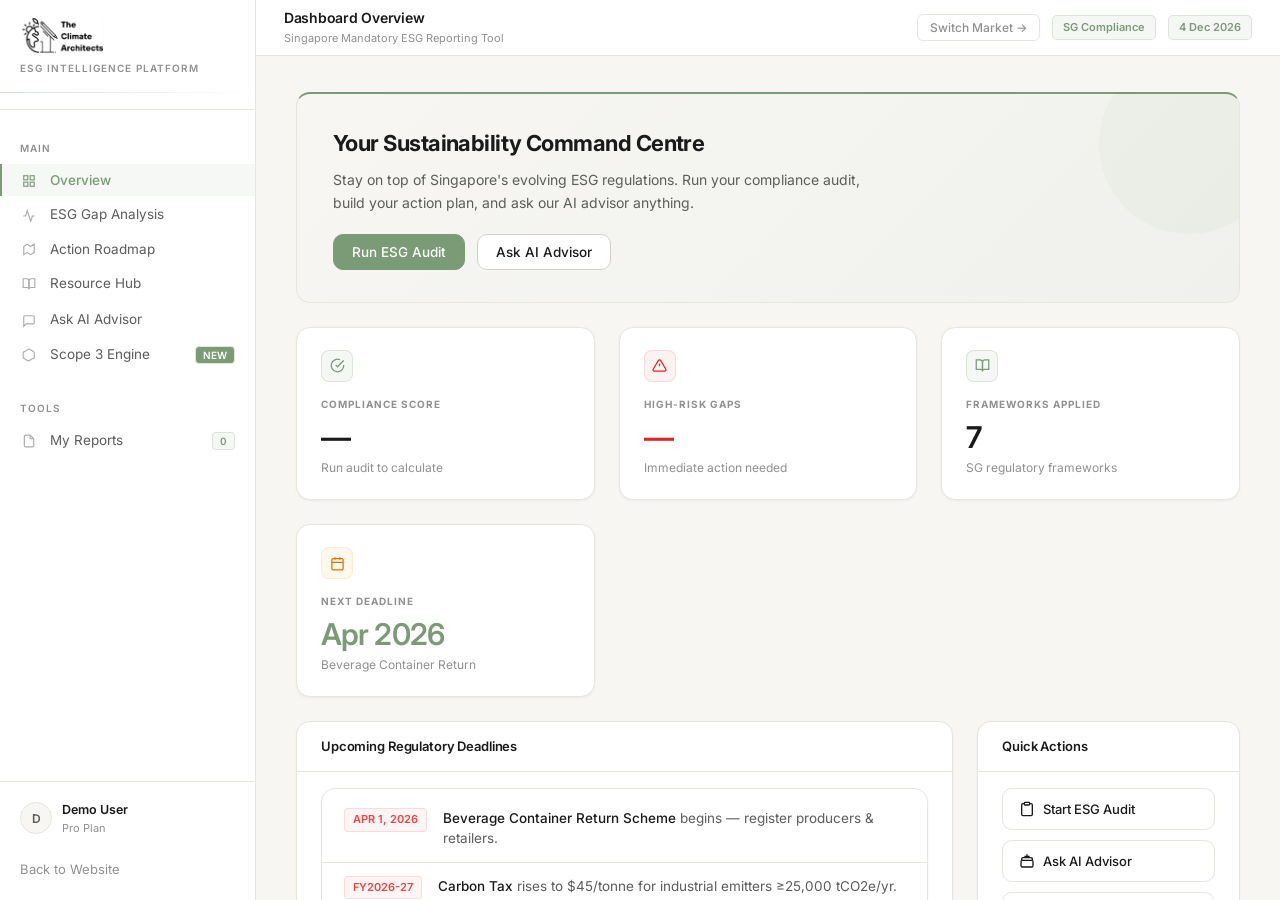
<file: public/dashboard.html>
<!DOCTYPE html>
<html lang="en">
<head>
    <meta charset="UTF-8">
    <meta name="viewport" content="width=device-width, initial-scale=1.0">
    <title>Client Dashboard | The Climate Architects</title>
    <link rel="preconnect" href="https://fonts.googleapis.com">
    <link rel="preconnect" href="https://fonts.gstatic.com" crossorigin>
    <link href="https://fonts.googleapis.com/css2?family=Outfit:wght@300;400;500;600;700;800;900&family=DM+Serif+Display:ital@0;1&display=swap" rel="stylesheet">
    <style>
        @import url('https://fonts.googleapis.com/css2?family=Inter:wght@300;400;500;600;700;800&display=swap');

        :root {
            --db-bg:           #F7F6F3;
            --db-surface:      #FFFFFF;
            --db-border:       #E8E5DF;
            --db-border-mid:   #D5D1C9;
            --db-ink:          #1A1A1A;
            --db-ink-mid:      #5C5C5C;
            --db-ink-muted:    #909090;
            --db-accent:       #7A9B76;
            --db-accent-hover: #698A65;
            --db-accent-tint:  rgba(122,155,118,0.08);
            --db-accent-border:rgba(122,155,118,0.20);
            --db-font: 'Inter', -apple-system, BlinkMacSystemFont, sans-serif;
            --db-r:    10px;
            --db-r-lg: 14px;
            --db-shadow-xs: 0 1px 3px rgba(0,0,0,0.05);
            --db-shadow-sm: 0 2px 8px rgba(0,0,0,0.07);

            /* Legacy mapping for backend compatibility */
            --teal: var(--db-accent);
            --teal-light: var(--db-accent-hover);
            --teal-dark: var(--db-accent-hover);
            --teal-glow: var(--db-accent-tint);
            --teal-10: var(--db-accent-tint);
            --forest: var(--db-ink);
            --bg: var(--db-bg);
            --panel: var(--db-surface);
            --radius: var(--db-r-lg);
            --shadow: var(--db-shadow-xs);
            --text: var(--db-ink);
            --text-mid: var(--db-ink-mid);
            --text-soft: var(--db-ink-muted);
            --danger: #ef4444;
            --warn: #f59e0b;
            --success: #10b981;
            --charcoal: var(--db-surface);
            --font: var(--db-font);
            --serif: var(--db-font);
        }

        * { margin: 0; padding: 0; box-sizing: border-box; }
        html { scroll-behavior: smooth; }

        body, p, span, div, button, input, select, label, td, th, li, a {
            font-family: var(--db-font);
        }

        body {
            background: var(--db-bg);
            color: var(--db-ink);
            font-family: var(--db-font);
            font-size: 14px;
            line-height: 1.6;
            -webkit-font-smoothing: antialiased;
            display: flex;
            height: 100vh;
            overflow: hidden;
        }

        h1, h2, h3, h4, h5, h6 {
            font-family: var(--db-font);
            font-weight: 600;
            color: var(--db-ink);
            letter-spacing: -0.018em;
        }

        /* ── SIDEBAR ───────────────────────────────── */
        .sidebar {
            width: 256px;
            background: var(--db-surface);
            border-right: 1px solid var(--db-border);
            box-shadow: none;
            display: flex;
            flex-direction: column;
            flex-shrink: 0;
            z-index: 100;
            overflow: hidden;
        }
        .sidebar-logo {
            padding: 18px 20px 16px;
            border-bottom: 1px solid var(--db-border);
        }
        .sidebar-logo img {
            background: transparent !important;
            mix-blend-mode: multiply !important;
            height: 36px;
            width: auto;
            margin-bottom: 6px;
            display: block;
        }
        .logo-text { display: none; }
        .logo-sub {
            font-size: 10px;
            font-weight: 600;
            text-transform: uppercase;
            letter-spacing: 0.1em;
            color: var(--db-ink-muted);
            margin-top: 3px;
        }
        .sidebar-nav {
            flex: 1;
            padding: 12px 0;
            display: flex;
            flex-direction: column;
            gap: 2px;
            overflow-y: auto;
        }
        .nav-label {
            font-size: 10px;
            font-weight: 600;
            text-transform: uppercase;
            letter-spacing: 0.09em;
            color: var(--db-ink-muted);
            padding: 18px 20px 6px;
        }
        .nav-item {
            padding: 8px 20px;
            font-size: 13.5px;
            font-weight: 400;
            color: var(--db-ink-mid);
            background: transparent;
            border-left: 2px solid transparent;
            display: block;
            width: 100%;
            text-align: left;
            transition: all 0.15s ease;
            cursor: pointer;
            border-radius: 0;
            border-top: none;
            border-right: none;
            border-bottom: none;
            text-decoration: none;
        }
        .nav-item:hover {
            background: var(--db-bg);
            color: var(--db-ink);
        }
        .nav-item.active {
            background: var(--db-accent-tint) !important;
            color: var(--db-accent) !important;
            font-weight: 500 !important;
            border-left-color: var(--db-accent) !important;
            background: rgba(122,155,118,0.07) !important;
        }
        .nav-item .icon { display: inline-flex; margin-right: 10px; opacity: 0.5; vertical-align: middle; }
        .nav-item.active .icon { opacity: 1; }
        .nav-item:hover .icon { opacity: 0.8; }
        .nav-badge {
            margin-left: auto;
            font-size: 10px;
            font-weight: 600;
            background: var(--db-bg);
            border: 1px solid var(--db-border);
            color: var(--db-ink-muted);
            padding: 2px 7px;
            border-radius: 4px;
            display: inline-block;
            float: right;
        }
        .nav-badge.green {
            background: var(--db-accent-tint);
            border-color: var(--db-accent-border);
            color: var(--db-accent);
        }
        .sidebar-footer {
            padding: 12px 0;
            border-top: 1px solid var(--db-border);
            background: var(--db-surface);
            padding-top: 4px;
        }
        .user-chip {
            display: flex;
            align-items: center;
            gap: 10px;
            padding: 14px 20px;
            font-size: 12.5px;
            color: var(--db-ink-mid);
        }
        .user-avatar {
            width: 32px;
            height: 32px;
            border-radius: 50%;
            background: var(--db-bg);
            border: 1px solid var(--db-border);
            display: flex;
            align-items: center;
            justify-content: center;
            font-size: 12px;
            font-weight: 600;
            color: var(--db-ink-mid);
            flex-shrink: 0;
        }
        .user-info { flex: 1; overflow: hidden; }
        .user-name { font-weight: 600; color: var(--db-ink); white-space: nowrap; overflow: hidden; text-overflow: ellipsis; }
        .user-role { font-size: 11px; color: var(--db-ink-muted); }
        .back-btn {
            font-size: 13px;
            color: var(--db-ink-muted);
            padding: 8px 20px;
            display: block;
            background: transparent;
            border: none;
            cursor: pointer;
            transition: color 0.15s ease;
            text-align: left;
            width: 100%;
            text-decoration: none;
        }
        .back-btn:hover { color: var(--db-ink); }

        /* ── MAIN CONTENT ───────────────────────────── */
        .main {
            flex: 1;
            display: flex;
            flex-direction: column;
            overflow: hidden;
            background: var(--db-bg);
        }
        .topbar {
            background: var(--db-surface);
            border-bottom: 1px solid var(--db-border);
            height: 56px;
            padding: 0 28px;
            display: flex;
            align-items: center;
            justify-content: space-between;
            flex-shrink: 0;
            position: sticky;
            top: 0;
            z-index: 50;
        }
        .topbar-left { display: flex; align-items: center; gap: 14px; }

        .topbar-left h2 {
            font-size: 14px;
            font-weight: 600;
            color: var(--db-ink);
        }
        .topbar-left p { display: block; font-size: 11px; color: var(--db-ink-muted); margin-top: 1px; }
        .topbar-right { display: flex; align-items: center; gap: 12px; }

        .pill-tag {
            font-size: 11px;
            font-weight: 600;
            padding: 3px 10px;
            background: var(--db-accent-tint);
            color: var(--db-accent);
            border: 1px solid var(--db-accent-border);
            border-radius: 5px;
            display: inline-block;
        }

        /* ── SCROLL AREA ────────────────────────────── */
        .page-body {
            flex: 1;
            overflow-y: auto;
            padding: 36px 40px;
        }

        /* ── VIEWS ──────────────────────────────────── */
        .view { display: none; animation: fadeUp 0.3s ease both; }
        .view.active { display: block; }
        @keyframes fadeUp {
            from { opacity: 0; transform: translateY(8px); }
            to   { opacity: 1; transform: translateY(0); }
        }

        /* ── WELCOME / HERO CARD ─────────────────────── */
        .overview-hero {
    background: linear-gradient(135deg, #F7F6F3 0%, rgba(122,155,118,0.06) 100%);
    border: 1px solid var(--db-border);
    border-top: 2px solid var(--db-accent);
    border-radius: var(--db-r-lg);
    padding: 32px 36px;
    margin-bottom: 24px;
    position: relative;
    overflow: hidden;
}
        .overview-hero img { display: none !important; }
        .hero-eyebrow { display: none; }
        .hero-title {
            font-size: 22px;
            font-weight: 700;
            letter-spacing: -0.025em;
            color: var(--db-ink);
            margin-bottom: 8px;
        }
        .hero-desc {
            font-size: 14px;
            color: var(--db-ink-mid);
            max-width: 540px;
            margin-bottom: 20px;
            line-height: 1.6;
        }
        .hero-actions { display: flex; gap: 12px; flex-wrap: wrap; }

        /* ── BUTTONS ────────────────────────────────── */
        .btn {
            display: inline-flex;
            align-items: center;
            gap: 8px;
            font-family: var(--db-font);
            cursor: pointer;
            text-decoration: none;
        }
        .btn-teal,
        .btn-solid {
            background: var(--db-accent);
            color: #fff;
            border: 1px solid var(--db-accent);
            border-radius: var(--db-r);
            padding: 9px 18px;
            font-size: 13.5px;
            font-weight: 500;
            box-shadow: none;
            transition: background 0.15s ease, transform 0.15s ease;
        }
        .btn-teal:hover,
        .btn-solid:hover {
            background: var(--db-accent-hover);
            transform: translateY(-1px);
            color: #fff;
        }
        .btn-outline,
        .btn-ghost {
            background: var(--db-surface);
            color: var(--db-ink);
            border: 1px solid var(--db-border-mid);
            border-radius: var(--db-r);
            padding: 9px 18px;
            font-size: 13.5px;
            font-weight: 500;
            box-shadow: none;
            transition: all 0.15s ease;
        }
        .btn-outline:hover,
        .btn-ghost:hover {
            background: var(--db-bg);
            border-color: var(--db-ink-muted);
            color: var(--db-ink);
        }

        /* ── STAT CARDS ─────────────────────────────── */
        .stats-row {
            display: grid;
            grid-template-columns: repeat(auto-fit, minmax(220px, 1fr));
            gap: 24px;
            margin-bottom: 24px;
        }
        .stat-card {
            background: var(--db-surface);
            border: 1px solid var(--db-border);
            border-radius: var(--db-r-lg);
            padding: 22px 24px;
            box-shadow: var(--db-shadow-xs);
            position: relative;
            overflow: hidden;
            transition: box-shadow 0.15s ease;
        }
        .stat-card { transition: box-shadow 0.15s ease, transform 0.15s ease; }
        .stat-card:hover { box-shadow: var(--db-shadow-sm); transform: translateY(-1px); }
        .stat-card .accent-line { display: none !important; }

        .stat-label {
            font-size: 10px;
            font-weight: 700;
            text-transform: uppercase;
            letter-spacing: 0.10em;
            color: var(--db-ink-muted);
            margin-bottom: 10px;
        }
        .stat-value {
            font-size: 30px;
            font-weight: 600;
            color: var(--db-ink);
            letter-spacing: -0.03em;
            line-height: 1;
            margin-bottom: 6px;
        }
        .stat-value.danger { color: #dc2626; }
        .stat-value.warn   { color: var(--db-ink); }
        .stat-value.success { color: var(--db-accent); }

        .stat-sub {
            font-size: 12px;
            color: var(--db-ink-muted);
            margin-top: 0;
        }

        .quick-grid {
            display: grid;
            grid-template-columns: 3fr 1.2fr;
            gap: 24px;
            margin-bottom: 28px;
        }

        /* ── SECTION PANEL ──────────────────────────── */
        .panel {
            background: var(--db-surface);
            border: 1px solid var(--db-border);
            border-radius: var(--db-r-lg);
            box-shadow: var(--db-shadow-xs);
            overflow: hidden;
            margin-bottom: 20px;
        }
        .panel-head {
            padding: 14px 24px;
            border-bottom: 1px solid var(--db-border);
            display: flex;
            align-items: center;
            justify-content: space-between;
        }
        .panel-head h3 {
            font-size: 13px;
            font-weight: 600;
            color: var(--db-ink);
            letter-spacing: -0.01em;
        }
        .panel-body { padding: 16px 24px; }

        /* ── ASSESSMENT ─────────────────────────────── */
        .assess-header { margin-bottom: 24px; }
        .assess-header h1 {
            font-size: 22px;
            font-weight: 700;
            letter-spacing: -0.025em;
            color: var(--db-ink);
            margin-bottom: 8px;
        }
        .assess-header p {
            font-size: 13.5px;
            color: var(--db-ink-muted);
            line-height: 1.6;
            margin-bottom: 28px;
        }

        .policy-card {
            background: var(--db-surface);
            border: 1px solid var(--db-border);
            border-radius: var(--db-r-lg);
            padding: 18px 20px;
            margin-bottom: 12px;
            box-shadow: var(--db-shadow-xs);
        }
        .pc-top {
            display: flex;
            align-items: center;
            justify-content: space-between;
            margin-bottom: 10px;
        }
        .pc-num {
            font-size: 12px;
            font-weight: 600;
            color: var(--db-ink-muted);
            margin-right: 8px;
        }
        .pc-title { font-size: 14px; font-weight: 600; color: var(--db-ink); }
        .pc-tag {
            font-size: 10px;
            font-weight: 500;
            padding: 2px 6px;
            background: var(--db-bg);
            border: 1px solid var(--db-border);
            color: var(--db-ink-muted);
            border-radius: 4px;
        }
        .pc-criteria {
            font-size: 13px;
            color: var(--db-ink-mid);
            margin-bottom: 14px;
            padding-left: 0;
            border-left: none;
            background: transparent;
        }
        .pc-controls {
            display: grid;
            grid-template-columns: 1fr 1fr;
            gap: 12px;
        }
        .ctrl-group label {
            display: block;
            font-size: 11px;
            font-weight: 600;
            color: var(--db-ink-muted);
            margin-bottom: 4px;
            text-transform: uppercase;
            letter-spacing: 0.05em;
        }
        .form-select {
            width: 100%;
            background: var(--db-bg);
            border: 1px solid var(--db-border-mid);
            border-radius: var(--db-r);
            padding: 8px 12px;
            font-size: 13px;
            color: var(--db-ink);
            outline: none;
            transition: border-color 0.15s ease;
        }
        .form-select:focus {
            border-color: var(--db-accent);
        }
        .form-select:disabled { opacity: 0.5; }

        /* ── ROADMAP ────────────────────────────────── */
        .roadmap-list { list-style: none; padding: 0; }
        .roadmap-item {
            background: var(--db-surface);
            border: 1px solid var(--db-border);
            border-radius: var(--db-r-lg);
            padding: 18px 22px;
            margin-bottom: 10px;
            box-shadow: var(--db-shadow-xs);
            display: flex;
            gap: 16px;
            align-items: flex-start;
        }
        .road-step {
            width: 26px; height: 26px;
            border-radius: 50%;
            background: var(--db-accent-tint);
            border: 1px solid var(--db-accent-border);
            color: var(--db-accent);
            font-size: 12px; font-weight: 600;
            display: flex; align-items: center; justify-content: center;
            flex-shrink: 0;
        }
        .road-content h4 { font-size: 14px; font-weight: 600; color: var(--db-ink); margin-bottom: 3px; }
        .road-content p { font-size: 13px; color: var(--db-ink-mid); line-height: 1.55; }
        .road-tag {
            font-size: 11px; font-weight: 500;
            padding: 2px 8px;
            background: var(--db-bg);
            border: 1px solid var(--db-border);
            border-radius: 4px;
            color: var(--db-ink-muted);
            margin-left: auto;
            flex-shrink: 0;
            text-transform: none;
        }

        /* ── RESOURCES ──────────────────────────────── */
        .resource-grid {
            display: grid;
            grid-template-columns: repeat(auto-fill, minmax(260px, 1fr));
            gap: 16px;
        }
        .resource-card {
            background: var(--db-surface);
            border: 1px solid var(--db-border);
            border-radius: var(--db-r-lg);
            padding: 16px 20px;
            margin-bottom: 0;
            display: flex; gap: 14px; align-items: flex-start;
            text-decoration: none; color: inherit;
            transition: border-color 0.15s ease, box-shadow 0.15s ease;
        }
        .resource-card:hover { border-color: var(--db-accent-border); box-shadow: var(--db-shadow-sm); }
        .res-icon {
            width: 30px; height: 30px;
            border-radius: 6px;
            background: var(--db-accent-tint);
            border: 1px solid var(--db-accent-border);
            color: var(--db-accent);
            font-size: 12px; font-weight: 700;
            display: flex; align-items: center; justify-content: center;
            flex-shrink: 0;
        }
        .res-title { font-size: 13.5px; font-weight: 600; color: var(--db-ink); }
        .res-desc { font-size: 12.5px; color: var(--db-ink-mid); line-height: 1.45; }
        .res-type { display: none; }

        /* ── DEADLINES LIST ─────────────────────────── */
        .deadline-list {
            background: var(--db-surface);
            border: 1px solid var(--db-border);
            border-radius: var(--db-r-lg);
            padding: 6px 0;
            box-shadow: var(--db-shadow-xs);
            list-style: none;
        }
        .deadline-item {
            padding: 13px 22px;
            border-bottom: 1px solid var(--db-border);
            display: flex;
            gap: 16px;
            align-items: flex-start;
        }
        .deadline-item:last-child { border-bottom: none; }
        .dl-date {
            font-size: 11px;
            font-weight: 600;
            color: var(--db-ink-muted);
            background: var(--db-bg);
            border: 1px solid var(--db-border);
            border-radius: 4px;
            padding: 2px 8px;
            white-space: nowrap;
            flex-shrink: 0;
            text-transform: uppercase;
        }
        .dl-date.urgent {
            color: #ef4444;
            background: rgba(239,68,68,0.05);
            border-color: rgba(239,68,68,0.15);
        }
        .dl-text { font-size: 13.5px; color: var(--db-ink-mid); line-height: 1.5; }
        .dl-text strong { color: var(--db-ink); font-weight: 500; }

        /* ── QUICK ACTIONS ──────────────────────────── */
        .quick-grid .panel:last-child .panel-body {
            display: flex;
            flex-direction: column;
            gap: 8px;
        }
        .quick-grid .panel:last-child .btn,
        .quick-grid .panel:last-child a.btn {
            background: var(--db-surface) !important;
            border: 1px solid var(--db-border) !important;
            border-radius: var(--db-r) !important;
            padding: 12px 16px !important;
            font-size: 13px !important;
            font-weight: 500 !important;
            color: var(--db-ink) !important;
            cursor: pointer !important;
            transition: all 0.15s ease !important;
            display: flex !important;
            align-items: center !important;
            gap: 8px !important;
            text-decoration: none !important;
            width: 100% !important;
            box-shadow: none !important;
            justify-content: flex-start !important;
        }
        .quick-grid .panel:last-child .btn:hover,
        .quick-grid .panel:last-child a.btn:hover {
            border-color: var(--db-accent-border) !important;
            background: var(--db-accent-tint) !important;
            color: var(--db-accent) !important;
            transform: none !important;
        }
        .quick-grid .panel:last-child .btn svg {
            margin-right: 0 !important;
            flex-shrink: 0;
        }

        /* ── TABLES ─────────────────────────────────── */
        .gap-table {
            width: 100%;
            border-collapse: separate;
            border-spacing: 0;
            background: var(--db-surface);
        }
        .gap-table th {
            background: var(--db-bg);
            padding: 10px 16px;
            font-size: 10.5px;
            font-weight: 600;
            text-transform: uppercase;
            letter-spacing: 0.08em;
            color: var(--db-ink-muted);
            border-bottom: 1px solid var(--db-border);
            text-align: left;
        }
        .gap-table td {
            padding: 12px 16px;
            font-size: 13.5px;
            color: var(--db-ink-mid);
            border-bottom: 1px solid var(--db-border);
            text-align: left;
        }
        .gap-table tr:last-child td { border-bottom: none; }
        .gap-table tbody tr:hover td { background: var(--db-bg); }
        .gap-table td:first-child { font-weight: 500; color: var(--db-ink); }

        .badge {
            font-size: 11px;
            font-weight: 500;
            padding: 2px 6px;
            border-radius: 4px;
            text-transform: none;
            display: inline-block;
        }
        .badge-high { background: rgba(239,68,68,0.05); color: #ef4444; border: 1px solid rgba(239,68,68,0.15); }
        .badge-med  { background: rgba(245,158,11,0.05); color: #f59e0b; border: 1px solid rgba(245,158,11,0.15); }
        .badge-low  { background: rgba(59,130,246,0.05); color: #3b82f6; border: 1px solid rgba(59,130,246,0.15); }

        .status-red   { color: #ef4444; font-weight: 500; }
        .status-amber { color: #f59e0b; font-weight: 500; }
        .status-green { color: #10b981; font-weight: 500; }



        /* ── LOGIN + REGISTER FORMS ─────────────────── */
        #auth-modal {
            position: fixed; inset: 0;
            background: rgba(26,26,26,0.3);
            backdrop-filter: blur(4px);
            z-index: 99999;
            display: flex; align-items: center; justify-content: center;
        }
        #auth-modal > div {
            background: var(--db-surface) !important;
            border: 1px solid var(--db-border) !important;
            border-radius: var(--db-r-lg) !important;
            padding: 32px 28px !important;
            max-width: 380px !important;
            width: 100% !important;
            box-shadow: var(--db-shadow-sm) !important;
            position: relative;
        }
        #auth-modal img {
            background: transparent !important;
            mix-blend-mode: multiply !important;
        }
        #auth-modal h2 { font-size: 18px; font-weight: 600; margin-bottom: 6px; color: var(--db-ink); }

        #auth-modal .chat-input {
            background: var(--db-bg) !important;
            border: 1px solid var(--db-border-mid) !important;
            border-radius: var(--db-r) !important;
            padding: 9px 13px !important;
            font-size: 13.5px !important;
            font-family: var(--db-font) !important;
            color: var(--db-ink) !important;
            width: 100% !important;
            outline: none !important;
            transition: border-color 0.15s ease;
        }
        #auth-modal .chat-input:focus {
            border-color: var(--db-accent) !important;
            box-shadow: 0 0 0 3px rgba(122,155,118,0.14) !important;
        }

        #auth-market-form button {
            background: var(--db-surface) !important;
            border: 1px solid var(--db-border) !important;
            border-radius: var(--db-r-lg) !important;
            padding: 22px 24px !important;
            cursor: pointer !important;
            transition: all 0.2s ease !important;
            width: 100% !important;
            box-shadow: none !important;
            margin-bottom: 12px;
        }
        #auth-market-form button:hover {
            border-color: var(--db-accent-border) !important;
            box-shadow: var(--db-shadow-sm) !important;
            transform: translateY(-2px) !important;
            background: var(--db-surface) !important;
        }
        #auth-market-form button span { font-size: 24px !important; }
        #auth-market-form button div div:first-child { font-size: 14px !important; color: var(--db-ink) !important; font-weight: 600 !important; }
        #auth-market-form button div div:last-child { font-size: 11.5px !important; color: var(--db-ink-muted) !important; }

        .page-body.no-pad {
            padding: 0 !important;
            overflow: hidden !important;
        }

        /* ── ARIA FULL-SIZE VIEW ─────────────────────── */
        #view-aria {
            /* fills the entire .page-body when .no-pad is active */
            height: 100%;
        }

        #aria-history-panel {
            transition: width 0.22s ease, min-width 0.22s ease, opacity 0.22s ease;
        }
        #aria-history-panel.collapsed {
            width: 0 !important;
            min-width: 0 !important;
            overflow: hidden !important;
            border-right: none !important;
            opacity: 0;
        }
        /* Show delete button on hover of history items */
        .aria-history-item:hover .delete-chat-btn {
            display: flex !important;
        }
        /* Centered reading column inside ariaBody */
        #ariaBody > * {
            max-width: 760px;
            width: 100%;
            margin-left: auto;
            margin-right: auto;
        }

        /* ── RESPONSIVE ─────────────────────────────── */
        @media (max-width: 900px) {
            .sidebar { display: none; }
            .quick-grid { grid-template-columns: 1fr; }
            .pc-controls { grid-template-columns: 1fr; }

            /* Mobile chat layout overrides */
            #aria-history-panel {
                position: fixed !important;
                left: 0;
                top: 56px;
                bottom: 0;
                height: calc(100vh - 56px) !important;
                z-index: 10000;
                transform: translateX(-100%);
                transition: transform 0.2s ease-in-out !important;
                width: 220px !important;
                background: var(--db-surface) !important;
                box-shadow: 4px 0 12px rgba(0,0,0,0.15) !important;
            }
            #aria-history-panel.open {
                transform: translateX(0) !important;
            }
            #aria-history-panel.collapsed {
                width: 220px !important;
                min-width: 220px !important;
            }
            #aria-history-panel button[onclick="toggleAriaHistoryCollapse()"] {
                display: none !important;
            }

            #aria-context-panel {
                position: fixed !important;
                right: 0;
                top: 56px;
                bottom: 0;
                height: calc(100vh - 56px) !important;
                z-index: 10000;
                transform: translateX(100%);
                transition: transform 0.2s ease-in-out !important;
                width: 240px !important;
                background: var(--db-surface) !important;
                box-shadow: -4px 0 12px rgba(0,0,0,0.15) !important;
                display: none;
            }
            #aria-context-panel.open {
                display: flex !important;
                transform: translateX(0) !important;
            }

            #aria-toggle-history {
                display: flex !important;
            }
            #aria-toggle-context {
                display: flex !important;
            }

            .aria-msg-user, .aria-msg-bot {
                max-width: 88% !important;
            }
            
            #ariaBody {
                padding: 20px 24px !important;
            }
            
            #aria-input-bar {
                padding: 12px 16px !important;
            }
        }

        /* ── TOAST ──────────────────────────────────── */
        .toast {
            position: fixed;
            bottom: 24px;
            right: 24px;
            background: var(--db-ink);
            color: #fff;
            font-size: 13px;
            font-weight: 500;
            padding: 10px 16px;
            border-radius: 6px;
            z-index: 99999;
            box-shadow: var(--db-shadow-sm);
            animation: slideInToast 0.2s ease, fadeOutToast 0.2s 2.8s ease forwards;
        }
        @keyframes slideInToast {
            from { transform: translateY(8px); opacity: 0; }
            to   { transform: translateY(0); opacity: 1; }
        }
        @keyframes fadeOutToast {
            to { opacity: 0; transform: translateY(-4px); }
        }

.view-title {
    font-size: 22px;
    font-weight: 700;
    color: var(--db-ink);
    letter-spacing: -0.03em;
    margin-bottom: 6px;
}
.view-subtitle {
    font-size: 13.5px;
    color: var(--db-ink-muted);
    margin-bottom: 28px;
    line-height: 1.6;
}

@keyframes ariaPulse {
    0%, 100% { opacity: 1; }
    50% { opacity: 0.4; }
}

.aria-msg-bot {
    align-self: flex-start;
    max-width: 72%;
    background: var(--db-surface);
    border: 1px solid var(--db-border);
    border-radius: 4px 14px 14px 14px;
    padding: 14px 18px;
    font-size: 14px;
    line-height: 1.7;
    color: var(--db-ink);
    box-shadow: var(--db-shadow-xs);
}

.aria-msg-user {
    align-self: flex-end;
    max-width: 72%;
    background: var(--db-accent);
    border-radius: 14px 4px 14px 14px;
    padding: 12px 18px;
    font-size: 14px;
    line-height: 1.7;
    color: #fff;
}

.aria-typing {
    align-self: flex-start;
    display: flex;
    align-items: center;
    gap: 4px;
    padding: 14px 18px;
    background: var(--db-surface);
    border: 1px solid var(--db-border);
    border-radius: 4px 14px 14px 14px;
    box-shadow: var(--db-shadow-xs);
}

.aria-typing span {
    width: 6px; height: 6px;
    border-radius: 50%;
    background: var(--db-ink-muted);
    animation: ariaDot 1.2s ease infinite;
}
.aria-typing span:nth-child(2) { animation-delay: 0.2s; }
.aria-typing span:nth-child(3) { animation-delay: 0.4s; }

@keyframes ariaDot {
    0%, 80%, 100% { transform: scale(0.7); opacity: 0.4; }
    40% { transform: scale(1); opacity: 1; }
}
    </style>
</head>
<body>

<!-- SIDEBAR -->
<aside class="sidebar">
    <div class="sidebar-logo">
        <img src="logo.png?v=4.2" alt="The Climate Architects" style="background: transparent; mix-blend-mode: multiply; height:36px;width:auto;margin-bottom:6px;display:block;">
        <div class="logo-sub">ESG Intelligence Platform</div>
        <div style="height:1px;background:linear-gradient(90deg,rgba(122,155,118,0.3),transparent);margin-top:16px;margin-left:-20px;margin-right:-20px;"></div>
    </div>
    <nav class="sidebar-nav">
        <div class="nav-label">Main</div>
        <button class="nav-item active" onclick="showView('overview')">
            <span class="icon"><svg width="14" height="14" viewBox="0 0 24 24" fill="none" stroke="currentColor" stroke-width="2"><rect x="3" y="3" width="7" height="7"/><rect x="14" y="3" width="7" height="7"/><rect x="14" y="14" width="7" height="7"/><rect x="3" y="14" width="7" height="7"/></svg></span> Overview
        </button>
        <button class="nav-item" onclick="showView('assessment')">
            <span class="icon"><svg width="14" height="14" viewBox="0 0 24 24" fill="none" stroke="currentColor" stroke-width="2"><polyline points="22 12 18 12 15 21 9 3 6 12 2 12"/></svg></span> ESG Gap Analysis
        </button>
        <button class="nav-item" onclick="showView('roadmap')">
            <span class="icon"><svg width="14" height="14" viewBox="0 0 24 24" fill="none" stroke="currentColor" stroke-width="2"><polygon points="3 6 3 20 9 16 15 20 21 16 21 2 15 6 9 2 3 6"/></svg></span> Action Roadmap
        </button>
        <button class="nav-item" onclick="showView('resources')">
            <span class="icon"><svg width="14" height="14" viewBox="0 0 24 24" fill="none" stroke="currentColor" stroke-width="2"><path d="M2 3h6a4 4 0 0 1 4 4v14a3 3 0 0 0-3-3H2z"/><path d="M22 3h-6a4 4 0 0 0-4 4v14a3 3 0 0 1 3-3h7z"/></svg></span> Resource Hub
        </button>
        <button class="nav-item" onclick="showView('aria')" style="margin-top:2px;">
            <span class="icon"><svg width="14" height="14" viewBox="0 0 24 24" fill="none" stroke="currentColor" stroke-width="2"><path d="M21 15a2 2 0 0 1-2 2H7l-4 4V5a2 2 0 0 1 2-2h14a2 2 0 0 1 2 2z"/></svg></span>
            Ask AI Advisor
        </button>
        <button class="nav-item" onclick="showView('scope3')">
          <span class="icon"><svg width="14" height="14" viewBox="0 0 24 24" fill="none" stroke="currentColor" stroke-width="2"><path d="M21 16V8a2 2 0 0 0-1-1.73l-7-4a2 2 0 0 0-2 0l-7 4A2 2 0 0 0 2 8v8a2 2 0 0 0 1 1.73l7 4a2 2 0 0 0 2 0l7-4A2 2 0 0 0 21 16z"/></svg></span> Scope 3 Engine
          <span class="nav-badge" style="background:var(--teal);color:#fff;">NEW</span>
        </button>
        <div class="nav-label" style="margin-top:8px;">Tools</div>
        <button class="nav-item" onclick="showView('reports')">
            <span class="icon"><svg width="14" height="14" viewBox="0 0 24 24" fill="none" stroke="currentColor" stroke-width="2"><path d="M14 2H6a2 2 0 0 0-2 2v16a2 2 0 0 0 2 2h12a2 2 0 0 0 2-2V8z"/><polyline points="14 2 14 8 20 8"/></svg></span> My Reports
            <span class="nav-badge green" id="reports-badge">0</span>
        </button>
        <button class="nav-item" id="admin-nav-item" style="display:none;" onclick="showView('admin')">
            <span class="icon"><svg width="14" height="14" viewBox="0 0 24 24" fill="none" stroke="currentColor" stroke-width="2"><circle cx="12" cy="8" r="4"/><path d="M20 21a8 8 0 1 0-16 0"/></svg></span> Admin Panel
        </button>
    </nav>
    <div class="sidebar-footer">
        <div class="user-chip" id="user-chip">
            <div class="user-avatar" id="sidebar-avatar">?</div>
            <div class="user-info">
                <div class="user-name" id="sidebar-name">Loading…</div>
                <div class="user-role" id="sidebar-plan">Free Plan</div>
            </div>
        </div>
        
        <a href="index.html" class="back-btn">Back to Website</a>
    </div>
</aside>

<!-- MAIN -->
<main class="main">
    <header class="topbar">
        <div class="topbar-left" style="display:flex;align-items:center;gap:14px;">
            
            <div>
                <h2 id="topbar-title">Dashboard Overview</h2>
                <p id="topbar-sub">Singapore Mandatory ESG Reporting Tool</p>
            </div>
        </div>
        <div class="topbar-right">
            <button onclick="showMarketModal()" style="font-size:12px;font-weight:500;color:var(--db-ink-muted);background:transparent;border:1px solid var(--db-border);border-radius:6px;padding:5px 12px;cursor:pointer;transition:all 0.15s ease;font-family:var(--db-font);" onmouseover="this.style.color=getComputedStyle(document.documentElement).getPropertyValue('--db-ink');this.style.borderColor='var(--db-border-mid')'" onmouseout="this.style.color=getComputedStyle(document.documentElement).getPropertyValue('--db-ink-muted');this.style.borderColor='var(--db-border)'">Switch Market →</button>
            <span class="pill-tag">SG Compliance</span>
            <span class="pill-tag" id="date-tag">—</span>
        </div>
    </header>

    <div class="page-body">

        <!-- ══ OVERVIEW VIEW ══ -->
        <div class="view active" id="view-overview">
            <div class="overview-hero">
                <div style="position:absolute;top:-40px;right:-40px;width:180px;height:180px;border-radius:50%;background:rgba(122,155,118,0.05);pointer-events:none;"></div>
                <h1 class="hero-title">Your Sustainability Command Centre</h1>
                <p class="hero-desc">Stay on top of Singapore's evolving ESG regulations. Run your compliance audit, build your action plan, and ask our AI advisor anything.</p>
                <div class="hero-actions">
                    <button class="btn btn-teal" onclick="showView('assessment')">Run ESG Audit</button>
                    <button class="btn btn-outline" onclick="showView('aria')">Ask AI Advisor</button>
                </div>
            </div>

            <div class="stats-row" id="overview-stats">
                <div class="stat-card">
                    <div style="width:32px;height:32px;border-radius:8px;background:var(--db-accent-tint);border:1px solid var(--db-accent-border);display:flex;align-items:center;justify-content:center;margin-bottom:14px;"><svg width="15" height="15" viewBox="0 0 24 24" fill="none" stroke="var(--db-accent)" stroke-width="2"><path d="M22 11.08V12a10 10 0 1 1-5.93-9.14"/><polyline points="22 4 12 14.01 9 11.01"/></svg></div>
                    <div class="stat-label">Compliance Score</div>
                    <div class="stat-value" id="ov-score">—</div>
                    <div class="stat-sub">Run audit to calculate</div>
                </div>
                <div class="stat-card">
                    <div style="width:32px;height:32px;border-radius:8px;background:rgba(220,38,38,0.06);border:1px solid rgba(220,38,38,0.12);display:flex;align-items:center;justify-content:center;margin-bottom:14px;"><svg width="15" height="15" viewBox="0 0 24 24" fill="none" stroke="#dc2626" stroke-width="2"><path d="M10.29 3.86L1.82 18a2 2 0 0 0 1.71 3h16.94a2 2 0 0 0 1.71-3L13.71 3.86a2 2 0 0 0-3.42 0z"/><line x1="12" y1="9" x2="12" y2="13"/><line x1="12" y1="17" x2="12.01" y2="17"/></svg></div>
                    <div class="stat-label">High-Risk Gaps</div>
                    <div class="stat-value danger" id="ov-high">—</div>
                    <div class="stat-sub">Immediate action needed</div>
                </div>
                <div class="stat-card">
                    <div style="width:32px;height:32px;border-radius:8px;background:var(--db-accent-tint);border:1px solid var(--db-accent-border);display:flex;align-items:center;justify-content:center;margin-bottom:14px;"><svg width="15" height="15" viewBox="0 0 24 24" fill="none" stroke="var(--db-accent)" stroke-width="2"><path d="M2 3h6a4 4 0 0 1 4 4v14a3 3 0 0 0-3-3H2z"/><path d="M22 3h-6a4 4 0 0 0-4 4v14a3 3 0 0 1 3-3h7z"/></svg></div>
                    <div class="stat-label">Frameworks Applied</div>
                    <div class="stat-value warn" id="ov-frameworks">7</div>
                    <div class="stat-sub">SG regulatory frameworks</div>
                </div>
                <div class="stat-card">
                    <div style="width:32px;height:32px;border-radius:8px;background:rgba(245,158,11,0.07);border:1px solid rgba(245,158,11,0.15);display:flex;align-items:center;justify-content:center;margin-bottom:14px;"><svg width="15" height="15" viewBox="0 0 24 24" fill="none" stroke="#d97706" stroke-width="2"><rect x="3" y="4" width="18" height="18" rx="2" ry="2"/><line x1="16" y1="2" x2="16" y2="6"/><line x1="8" y1="2" x2="8" y2="6"/><line x1="3" y1="10" x2="21" y2="10"/></svg></div>
                    <div class="stat-label">Next Deadline</div>
                    <div class="stat-value success">Apr 2026</div>
                    <div class="stat-sub">Beverage Container Return</div>
                </div>
            </div>

            <div class="quick-grid">
                <div class="panel">
                    <div class="panel-head">
                        <h3>Upcoming Regulatory Deadlines</h3>
                    </div>
                    <div class="panel-body">
                        <ul class="deadline-list">
                            <li class="deadline-item"><span class="dl-date urgent">Apr 1, 2026</span><span class="dl-text"><strong>Beverage Container Return Scheme</strong> begins — register producers & retailers.</span></li>
                            <li class="deadline-item"><span class="dl-date urgent">FY2026-27</span><span class="dl-text"><strong>Carbon Tax</strong> rises to $45/tonne for industrial emitters ≥25,000 tCO2e/yr.</span></li>
                            <li class="deadline-item"><span class="dl-date">FY2027</span><span class="dl-text"><strong>Mandatory Climate Reporting</strong> for large non-listed firms (Rev ≥S$1B).</span></li>
                            <li class="deadline-item"><span class="dl-date">Ongoing</span><span class="dl-text"><strong>Mandatory Packaging Reports</strong> — annual submission to NEA required.</span></li>
                            <li class="deadline-item"><span class="dl-date">Ongoing</span><span class="dl-text"><strong>Energy Manager Appointment</strong> required for companies consuming ≥54 TJ/yr.</span></li>
                        </ul>
                    </div>
                </div>

                <div class="panel">
                    <div class="panel-head">
                        <h3>Quick Actions</h3>
                    </div>
                    <div class="panel-body" style="display:flex;flex-direction:column;gap:10px;">
                        <button class="btn btn-ghost" style="width:100%;justify-content:center;" onclick="showView('assessment')"><svg viewBox="0 0 24 24" fill="none" stroke="currentColor" stroke-width="2" width="16" height="16" style="margin-right:8px; display:inline-block; vertical-align:middle;"><path d="M16 4h2a2 2 0 0 1 2 2v14a2 2 0 0 1-2 2H6a2 2 0 0 1-2-2V6a2 2 0 0 1 2-2h2"/><rect x="8" y="2" width="8" height="4" rx="1" ry="1"/></svg> Start ESG Audit</button>
                        <button class="btn btn-ghost" style="width:100%;justify-content:center;" onclick="showView('aria')"><svg viewBox="0 0 24 24" fill="none" stroke="currentColor" stroke-width="2" width="16" height="16" style="margin-right:8px; display:inline-block; vertical-align:middle;"><rect x="3" y="11" width="18" height="10" rx="2"/><path d="M12 2v4M8 5h8M4 11v-2a2 2 0 0 1 2-2h12a2 2 0 0 1 2 2v2M9 16h.01M15 16h.01"/></svg> Ask AI Advisor</button>
                        <button class="btn btn-ghost" style="width:100%;justify-content:center;" onclick="showView('roadmap')"><svg viewBox="0 0 24 24" fill="none" stroke="currentColor" stroke-width="2" width="16" height="16" style="margin-right:8px; display:inline-block; vertical-align:middle;"><polygon points="3 6 3 20 9 16 15 20 21 16 21 2 15 6 9 2 3 6"/><line x1="9" y1="2" x2="9" y2="16"/><line x1="15" y1="6" x2="15" y2="20"/></svg> View Action Roadmap</button>
                        <button class="btn btn-ghost" style="width:100%;justify-content:center;" onclick="showView('resources')"><svg viewBox="0 0 24 24" fill="none" stroke="currentColor" stroke-width="2" width="16" height="16" style="margin-right:8px; display:inline-block; vertical-align:middle;"><path d="M2 3h6a4 4 0 0 1 4 4v14a3 3 0 0 0-3-3H2zM22 3h-6a4 4 0 0 0-4 4v14a3 3 0 0 1 3-3h7z"/></svg> Browse Resources</button>
                        <a href="index.html#bookCallModal" class="btn btn-ghost" style="width:100%;justify-content:center;text-align:center;"><svg viewBox="0 0 24 24" fill="none" stroke="currentColor" stroke-width="2" width="16" height="16" style="margin-right:8px; display:inline-block; vertical-align:middle;"><path d="M22 16.92v3a2 2 0 0 1-2.18 2 19.79 19.79 0 0 1-8.63-3.07 19.5 19.5 0 0 1-6-6 19.79 19.79 0 0 1-3.07-8.67A2 2 0 0 1 4.11 2h3a2 2 0 0 1 2 1.72 12.84 12.84 0 0 0 .7 2.81 2 2 0 0 1-.45 2.11L8.09 9.91a16 16 0 0 0 6 6l1.27-1.27a2 2 0 0 1 2.11-.45 12.84 12.84 0 0 0 2.81.7A2 2 0 0 1 22 16.92z"/></svg> Book Expert Call</a>
                    </div>
                </div>
            </div>
        </div>

        <!-- ══ ASSESSMENT VIEW ══ -->
        <div class="view" id="view-assessment">
            <div class="assess-header">
                <h1 class="view-title">ESG Readiness Audit</h1>
                <p class="view-subtitle">Self-assess against Singapore's 7 key ESG regulatory frameworks. Takes under 3 minutes.</p>
            </div>
            <div id="questions-container"></div>
            <div style="text-align:center; margin-top:36px; padding-bottom:40px;">
                <button class="btn btn-solid" style="padding:14px 36px;font-size:15px;" onclick="generateReport()">Run AI Gap Analysis</button>
            </div>
        </div>

        <!-- ══ RESULTS VIEW ══ -->
        <div class="view" id="view-results">
            <div class="result-header">
                <h1>Your ESG Diagnostic Results</h1>
                <p>Based on Singapore's regulatory frameworks and your inputs — here is your current standing.</p>
            </div>

            <div class="stats-row">
                <div class="stat-card" id="res-score-card">
                    <div id="res-score-accent" style="display:none;"></div>
                    <div class="stat-label">Compliance Score</div>
                    <div class="stat-value" id="res-score">0%</div>
                    <div class="stat-sub" id="res-score-text">—</div>
                </div>
                <div class="stat-card">
                    <div class="stat-label">High Priority Gaps</div>
                    <div class="stat-value danger" id="res-high">0</div>
                    <div class="stat-sub">Items needing immediate action</div>
                </div>
                <div class="stat-card">
                    <div class="stat-label">Applicable Frameworks</div>
                    <div class="stat-value warn" id="res-applicable">0</div>
                    <div class="stat-sub">Regulations touching your business</div>
                </div>
            </div>

            <div class="panel" style="margin-bottom:28px;">
                <div class="panel-head">
                    <h3>Action Plan & Identified Gaps</h3>
                    <a href="index.html#bookCallModal" class="btn btn-solid" style="padding:8px 16px;font-size:12px;">Get Expert Help →</a>
                </div>
                <table class="gap-table">
                    <thead>
                        <tr>
                            <th>Regulation</th>
                            <th>Current Status</th>
                            <th>Priority</th>
                            <th>Required Action</th>
                        </tr>
                    </thead>
                    <tbody id="gap-table-body"></tbody>
                </table>
            </div>

            <div class="panel" style="margin-bottom:28px;" id="ai-insight-panel">
                <div class="panel-head">
                    <h3>AI Insight Summary</h3>
                    <span class="pill-tag">Powered by Claude</span>
                </div>
                <div class="panel-body" id="ai-insight-body" style="font-size:14px;line-height:1.7;color:var(--text-mid);">
                    <em style="color:var(--text-soft);">Generating personalised analysis…</em>
                </div>
            </div>

            <div style="display:flex;gap:12px;justify-content:center;padding-bottom:40px;">
                <button class="btn btn-ghost" onclick="showView('assessment')">Retake Assessment</button>
                <button class="btn btn-ghost" onclick="window.print()">Print Report</button>
                <button class="btn btn-solid" onclick="showView('roadmap')">View Action Roadmap</button>
            </div>
        </div>

        <!-- ══ ROADMAP VIEW ══ -->
        <div class="view" id="view-roadmap">
            <div class="assess-header">
                <h1 class="view-title">90-Day Action Roadmap</h1>
                <p class="view-subtitle">A structured plan to move from gaps to compliance — built on Singapore's regulatory requirements.</p>
            </div>

            <div class="quick-grid">
                <div class="panel">
                    <div class="panel-head"><h3>Phase-by-Phase Plan</h3></div>
                    <div class="panel-body">
                        <ul class="roadmap-list">
                            <li class="roadmap-item">
                                <div class="road-step">1</div>
                                <div class="road-content">
                                    <h4>Baseline Operational Audit</h4>
                                    <p>Map your energy, water, waste and emission data against applicable thresholds. Identify which frameworks legally apply to your business.</p>
                                    <span class="road-tag q1">Week 1–2</span>
                                </div>
                            </li>
                            <li class="roadmap-item">
                                <div class="road-step">2</div>
                                <div class="road-content">
                                    <h4>Appoint Compliance Officers</h4>
                                    <p>Register a certified Energy Manager (NEA) and Water Efficiency Manager if applicable. Set up internal reporting cadences.</p>
                                    <span class="road-tag q1">Week 2–4</span>
                                </div>
                            </li>
                            <li class="roadmap-item">
                                <div class="road-step">3</div>
                                <div class="road-content">
                                    <h4>Data Collection & Systems</h4>
                                    <p>Install submetering where required. Begin collecting Scope 1 & 2 emission data. Set up packaging tonnage tracking systems.</p>
                                    <span class="road-tag q2">Week 4–8</span>
                                </div>
                            </li>
                            <li class="roadmap-item">
                                <div class="road-step">4</div>
                                <div class="road-content">
                                    <h4>Submit Mandatory Reports</h4>
                                    <p>File annual energy & water reports to NEA. Submit packaging 3R plans. Register for Carbon Tax if applicable.</p>
                                    <span class="road-tag q2">Week 8–10</span>
                                </div>
                            </li>
                            <li class="roadmap-item">
                                <div class="road-step">5</div>
                                <div class="road-content">
                                    <h4>Build Your ESG Strategy</h4>
                                    <p>Move from compliance to competitive advantage. Set reduction targets, engage stakeholders, and prepare for ISSB climate disclosures.</p>
                                    <span class="road-tag q3">Week 10–12+</span>
                                </div>
                            </li>
                        </ul>
                    </div>
                </div>

                <div class="panel">
                    <div class="panel-head"><h3>Key Milestones</h3></div>
                    <div class="panel-body" style="font-size:13px;color:var(--text-mid);line-height:1.8;display:flex;flex-direction:column;gap:14px;">
                        <div style="padding:14px 16px;background:var(--db-bg);border-radius:var(--db-r);border:1px solid var(--db-border);">
                            <strong style="color:var(--text);display:block;margin-bottom:4px;">Immediate (0–30 days)</strong>
                            Register with NEA, identify applicable thresholds, appoint compliance leads.
                        </div>
                        <div style="padding:14px 16px;background:var(--db-bg);border-radius:var(--db-r);border:1px solid var(--db-border);">
                            <strong style="color:var(--text);display:block;margin-bottom:4px;">Short-term (30–60 days)</strong>
                            Deploy metering infrastructure, start data collection, submit first reports.
                        </div>
                        <div style="padding:14px 16px;background:var(--db-bg);border-radius:var(--db-r);border:1px solid var(--db-border);">
                            <strong style="color:var(--text);display:block;margin-bottom:4px;">Strategic (60–90 days)</strong>
                            Set reduction targets, prepare ISSB climate disclosures, build investor narrative.
                        </div>
                        <a href="index.html#bookCallModal" class="btn btn-solid" style="width:100%;justify-content:center;margin-top:6px;"><svg viewBox="0 0 24 24" fill="none" stroke="currentColor" stroke-width="2" width="16" height="16" style="margin-right:8px; display:inline-block; vertical-align:middle;"><path d="M22 16.92v3a2 2 0 0 1-2.18 2 19.79 19.79 0 0 1-8.63-3.07 19.5 19.5 0 0 1-6-6 19.79 19.79 0 0 1-3.07-8.67A2 2 0 0 1 4.11 2h3a2 2 0 0 1 2 1.72 12.84 12.84 0 0 0 .7 2.81 2 2 0 0 1-.45 2.11L8.09 9.91a16 16 0 0 0 6 6l1.27-1.27a2 2 0 0 1 2.11-.45 12.84 12.84 0 0 0 2.81.7A2 2 0 0 1 22 16.92z"/></svg> Get Expert Guidance</a>
                    </div>
                </div>
            </div>
        </div>

        <!-- ══ RESOURCES VIEW ══ -->
        <div class="view" id="view-resources">
            <div class="assess-header">
                <h1 class="view-title">Resource Hub</h1>
                <p class="view-subtitle">Guides, templates, and official references to accelerate your ESG compliance journey.</p>
            </div>
            <div class="resource-grid">
                <a href="https://www.nea.gov.sg/our-services/climate-change-energy-efficiency/energy-efficiency/industrial-sector/mandatory-energy-management-practices" target="_blank" class="resource-card">
                    <div class="res-icon">E</div>
                    <div class="res-title">NEA: Mandatory Energy Management</div>
                    <div class="res-desc">Official guidelines for companies consuming ≥54 TJ annually, including Energy Manager requirements.</div>
                    <span class="res-type">Official Guide</span>
                </a>
                <a href="https://www.nea.gov.sg/our-services/waste-management/mandatory-packaging-reporting" target="_blank" class="resource-card">
                    <div class="res-icon">P</div>
                    <div class="res-title">NEA: Mandatory Packaging Reporting</div>
                    <div class="res-desc">Requirements for brand owners and importers with >S$10M turnover supplying packaged products.</div>
                    <span class="res-type">Official Guide</span>
                </a>
                <a href="https://www.pub.gov.sg/savewater/atwork/waterefficency" target="_blank" class="resource-card">
                    <div class="res-icon">W</div>
                    <div class="res-title">PUB: Water Efficiency Management</div>
                    <div class="res-desc">WEMP guidelines for premises consuming ≥60,000 m³ per year. Includes metering and submission rules.</div>
                    <span class="res-type">Official Guide</span>
                </a>
                <a href="https://www.sgx.com/sustainable-finance/esg-reporting" target="_blank" class="resource-card">
                    <div class="res-icon">C</div>
                    <div class="res-title">SGX: ESG Reporting Framework</div>
                    <div class="res-desc">Listed company mandatory climate disclosures and the roadmap for ISSB IFRS S1 & S2 adoption.</div>
                    <span class="res-type">Regulatory</span>
                </a>
                <a href="https://www.acra.gov.sg/legislation/climate-reporting" target="_blank" class="resource-card">
                    <div class="res-icon">G</div>
                    <div class="res-title">ACRA: Climate Reporting (Non-listed)</div>
                    <div class="res-desc">Mandatory CRD requirements for large non-listed companies from FY2027 (Rev ≥S$1B).</div>
                    <span class="res-type">Regulatory</span>
                </a>
                <div class="resource-card" style="cursor:pointer;" onclick="showView('aria')">
                    <div class="res-icon">AI</div>
                    <div class="res-title">Ask Our AI Advisor</div>
                    <div class="res-desc">Get instant answers on any Singapore ESG regulation, deadline, or compliance requirement.</div>
                    <span class="res-type" style="cursor:pointer;background:var(--teal);color:#fff;" onclick="showView('aria'); event.stopPropagation();">Open Chat →</span>
                </div>
            </div>
        </div>

        <!-- ══ REPORTS VIEW ══ -->
        <div class="view" id="view-reports">
            <div class="assess-header">
                <h1 class="view-title">My Reports</h1>
                <p class="view-subtitle">Your saved ESG audit history and compliance progress over time.</p>
            </div>
            <div id="reports-loading" style="text-align:center;padding:60px;color:var(--text-soft);">Loading your reports…</div>
            <div id="reports-empty" style="display:none;" class="panel">
<div style="text-align:center;padding:72px 40px;">
    <div style="width:48px;height:48px;border-radius:12px;background:var(--db-accent-tint);border:1px solid var(--db-accent-border);display:flex;align-items:center;justify-content:center;margin:0 auto 20px;">
        <svg width="22" height="22" viewBox="0 0 24 24" fill="none" stroke="var(--db-accent)" stroke-width="1.5"><path d="M14 2H6a2 2 0 0 0-2 2v16a2 2 0 0 0 2 2h12a2 2 0 0 0 2-2V8z"/><polyline points="14 2 14 8 20 8"/><line x1="12" y1="18" x2="12" y2="12"/><line x1="9" y1="15" x2="15" y2="15"/></svg>
    </div>
    <h3 style="font-size:15px;font-weight:600;color:var(--db-ink);margin-bottom:6px;">No saved reports yet</h3>
    <p style="font-size:13px;color:var(--db-ink-muted);max-width:300px;margin:0 auto 24px;line-height:1.6;">Complete your first ESG audit and results will be saved here automatically.</p>
    <button class="btn btn-solid" onclick="showView('assessment')" style="padding:10px 22px;font-size:13.5px;">Run Your First Audit</button>
</div>
            </div>
            <div id="reports-list" style="display:none;"></div>
        </div>

        <!-- ══ SCOPE 3 ENGINE VIEW ══ -->
        <div class="view" id="view-scope3">
          <h1 class="view-title">Scope 3 Carbon Engine</h1>
          <p class="view-subtitle">Upload a supplier document — invoice, utility bill, or delivery note — and our AI will extract carbon-relevant data automatically.</p>

          <div style="max-width:680px;">

            <!-- Upload box -->
            <div style="margin-bottom:20px;">
              <div style="display:flex;gap:8px;margin-bottom:16px;">
                <button id="tab-upload" onclick="switchS3Tab('upload')" style="flex:1;padding:8px;border:1px solid var(--teal);border-radius:6px;background:var(--teal);color:#fff;font-weight:600;cursor:pointer;font-size:13px;">📄 Upload File</button>
                <button id="tab-paste" onclick="switchS3Tab('paste')" style="flex:1;padding:8px;border:1px solid var(--db-border);border-radius:6px;background:var(--db-surface);color:var(--db-ink);font-weight:600;cursor:pointer;font-size:13px;">📋 Paste Text</button>
              </div>
              <div id="s3-paste-box" style="display:none;">
                <textarea id="s3-paste-input" placeholder="Paste document text here — invoice, utility bill, delivery note..." style="width:100%;height:180px;padding:14px;border:1px solid var(--db-border);border-radius:8px;background:var(--db-surface);color:var(--db-ink);font-size:14px;line-height:1.6;resize:vertical;box-sizing:border-box;"></textarea>
                <button id="s3-analyse-paste-btn" onclick="analyseScope3Text()" style="width:100%;margin-top:12px;padding:13px;background:var(--teal);color:#fff;border:none;border-radius:8px;font-size:15px;font-weight:600;cursor:pointer;">Analyse Text →</button>
              </div>
            </div>
            <div id="s3-upload-box" style="border:2px dashed var(--db-border-mid);border-radius:12px;padding:40px;text-align:center;margin-bottom:24px;transition:border-color 0.2s;">
              <svg width="36" height="36" viewBox="0 0 24 24" fill="none" stroke="currentColor" stroke-width="1.5" style="opacity:0.4;margin-bottom:12px;"><path d="M21 15v4a2 2 0 0 1-2 2H5a2 2 0 0 1-2-2v-4"/><polyline points="17 8 12 3 7 8"/><line x1="12" y1="3" x2="12" y2="15"/></svg>
              <p style="font-weight:600;margin-bottom:6px;color:var(--db-ink);">Drop your supplier document here</p>
              <p style="font-size:13px;color:var(--db-ink-muted);margin-bottom:16px;">Supports PDF, JPG, PNG — invoices, utility bills, delivery notes</p>
              <input type="file" id="s3-file-input" accept=".pdf,.jpg,.jpeg,.png" style="display:none;" onchange="handleScope3File(event)">
              <div style="margin-bottom:20px;">
                <label style="display:block;font-size:13px;font-weight:600;color:var(--db-ink-muted);margin-bottom:8px;text-transform:uppercase;letter-spacing:0.05em;">AI Model</label>
                <select id="s3-model-select" style="width:100%;padding:10px 14px;border:1px solid var(--db-border);border-radius:8px;background:var(--db-surface);color:var(--db-ink);font-size:14px;cursor:pointer;">
                  <option value="gemma-free">⚡ Gemma 3 27B — Free (Recommended)</option>
                  <option value="llama-free">🦙 Llama 3.3 70B — Free</option>
                  <option value="mistral-free">🌬️ Mistral Small 3.2 — Free</option>
                  <option value="gemini-flash">✨ Gemini 2.0 Flash — Fast (paid)</option>
                  <option value="claude">🧠 Claude Sonnet — Best (paid)</option>
                </select>
              </div>
              <button class="btn btn-teal" onclick="document.getElementById('s3-file-input').click()">Choose File</button>
            </div>

            <!-- Selected file info -->
            <div id="s3-file-info" style="display:none;background:var(--db-surface);border:1px solid var(--db-border);border-radius:8px;padding:14px 18px;margin-bottom:24px;align-items:center;gap:12px;">
              <svg width="18" height="18" viewBox="0 0 24 24" fill="none" stroke="currentColor" stroke-width="2"><path d="M14 2H6a2 2 0 0 0-2 2v16a2 2 0 0 0 2 2h12a2 2 0 0 0 2-2V8z"/><polyline points="14 2 14 8 20 8"/></svg>
              <span id="s3-file-name" style="font-size:14px;font-weight:500;flex:1;">—</span>
              <button onclick="clearScope3File()" style="background:none;border:none;cursor:pointer;color:var(--db-ink-muted);font-size:18px;">×</button>
            </div>

            <!-- Analyse button -->
            <button id="s3-analyse-btn" onclick="analyseScope3Document()" style="display:none;width:100%;padding:13px;background:var(--teal);color:#fff;border:none;border-radius:8px;font-size:15px;font-weight:600;cursor:pointer;margin-bottom:28px;">
              Analyse Document →
            </button>

            <!-- Loading state -->
            <div id="s3-loading" style="display:none;text-align:center;padding:32px;">
              <div style="width:32px;height:32px;border:3px solid var(--db-border);border-top-color:var(--teal);border-radius:50%;animation:spin 0.8s linear infinite;margin:0 auto 14px;"></div>
              <p style="color:var(--db-ink-muted);font-size:14px;">Analysing document with AI…</p>
            </div>

            <!-- Results -->
            <div id="s3-results" style="display:none;">
              <h3 style="font-size:16px;font-weight:600;margin-bottom:16px;color:var(--db-ink);">Extracted Carbon Data</h3>
              <div id="s3-results-grid" style="display:grid;grid-template-columns:1fr 1fr;gap:12px;margin-bottom:20px;"></div>
              <div id="s3-raw-output" style="background:var(--db-surface);border:1px solid var(--db-border);border-radius:8px;padding:16px;font-size:13px;line-height:1.7;color:var(--db-ink-muted);white-space:pre-wrap;"></div>
            </div>

            <!-- Error -->
            <div id="s3-error" style="display:none;background:#fff0f0;border:1px solid #ffcccc;border-radius:8px;padding:14px 18px;color:#cc0000;font-size:14px;"></div>

          </div>
        </div>

        <!-- ══ ASK AI ADVISOR VIEW ══ -->
        <div class="view" id="view-aria">
            <div id="aria-backdrop" onclick="closeAriaDrawers()" style="display:none;position:fixed;inset:0;background:rgba(0,0,0,0.3);z-index:9998;backdrop-filter:blur(2px);"></div>
            <div style="display:flex;height:calc(100vh - 56px);gap:0;background:var(--db-bg);position:relative;overflow:hidden;">
                <!-- LEFT: Conversation History Panel (220px) -->
                <div id="aria-history-panel" style="width:220px;flex-shrink:0;background:var(--db-surface);border-right:1px solid var(--db-border);display:flex;flex-direction:column;padding:0;overflow:hidden;">
                    <div style="padding:16px 16px 12px;border-bottom:1px solid var(--db-border);flex-shrink:0;">
                        <div style="font-size:10px;font-weight:700;text-transform:uppercase;letter-spacing:0.1em;color:var(--db-ink-muted);margin-bottom:10px;display:flex;align-items:center;justify-content:space-between;width:100%;">
                            <span>Conversations</span>
                            <!-- Collapse chevron -->
                            <button onclick="toggleAriaHistoryCollapse()" title="Collapse sidebar" style="background:transparent;border:none;cursor:pointer;color:var(--db-ink-muted);padding:2px;display:flex;align-items:center;justify-content:center;border-radius:4px;transition:color 0.15s ease;" onmouseover="this.style.color='var(--db-ink)'" onmouseout="this.style.color='var(--db-ink-muted)'">
                                <svg width="14" height="14" viewBox="0 0 24 24" fill="none" stroke="currentColor" stroke-width="2.5"><polyline points="15 18 9 12 15 6"/></svg>
                            </button>
                        </div>
                        <button onclick="newAriaChat()" style="display:flex;align-items:center;gap:8px;width:100%;padding:8px 12px;background:transparent;border:1px solid var(--db-accent-border);border-radius:8px;font-size:12.5px;font-weight:500;color:var(--db-accent);cursor:pointer;transition:all 0.15s ease;font-family:var(--db-font);" onmouseover="this.style.background='var(--db-accent-tint)'" onmouseout="this.style.background='transparent'">
                            <svg width="12" height="12" viewBox="0 0 24 24" fill="none" stroke="currentColor" stroke-width="2.5"><line x1="12" y1="5" x2="12" y2="19"/><line x1="5" y1="12" x2="19" y2="12"/></svg>
                            New Chat
                        </button>
                    </div>
                    <div id="aria-history-list" style="flex:1;overflow-y:auto;padding:8px;"></div>
                </div>

                <!-- CENTER: Main Chat Area (flex-grow) -->
                <div style="flex:1;display:flex;flex-direction:column;min-width:0;background:var(--db-bg);">
                    <!-- Chat topbar -->
                    <div style="background:var(--db-surface);border-bottom:1px solid var(--db-border);padding:0 24px;height:52px;display:flex;align-items:center;justify-content:space-between;flex-shrink:0;">
                        <div style="display:flex;align-items:center;gap:10px;">
                            <!-- Hamburger Icon (visible on mobile only) -->
                            <button id="aria-toggle-history" onclick="toggleAriaHistoryDrawer()" style="display:none;background:transparent;border:none;cursor:pointer;color:var(--db-ink);padding:6px;margin-right:-2px;align-items:center;justify-content:center;">
                                <svg width="20" height="20" viewBox="0 0 24 24" fill="none" stroke="currentColor" stroke-width="2"><line x1="3" y1="12" x2="21" y2="12"/><line x1="3" y1="6" x2="21" y2="6"/><line x1="3" y1="18" x2="21" y2="18"/></svg>
                            </button>
                            <!-- Restore desktop sidebar icon (visible only when collapsed) -->
                            <button id="aria-restore-history" onclick="toggleAriaHistoryCollapse()" style="display:none;background:transparent;border:none;cursor:pointer;color:var(--db-ink-muted);padding:6px;align-items:center;justify-content:center;border-radius:4px;transition:color 0.15s ease;" onmouseover="this.style.color='var(--db-ink)'" onmouseout="this.style.color='var(--db-ink-muted)'">
                                <svg width="18" height="18" viewBox="0 0 24 24" fill="none" stroke="currentColor" stroke-width="2.5"><polyline points="9 18 15 12 9 6"/></svg>
                            </button>
                            <div style="width:7px;height:7px;border-radius:50%;background:var(--db-accent);animation:ariaPulse 2.5s ease infinite;"></div>
                            <span style="font-size:14px;font-weight:600;color:var(--db-ink);">Aria &mdash; ESG Advisor</span>
                            <!-- Muted plain-text badge, no box -->
                            <span style="font-size:11px;color:var(--db-ink-muted);">Powered by Claude</span>
                        </div>
                        <div style="display:flex;align-items:center;gap:10px;">
                            <button onclick="newAriaChat()" style="font-size:12px;color:var(--db-ink-muted);background:transparent;border:1px solid var(--db-border);border-radius:6px;padding:5px 12px;cursor:pointer;font-family:var(--db-font);transition:all 0.15s ease;" onmouseover="this.style.borderColor='var(--db-border-mid)';this.style.color='var(--db-ink)'" onmouseout="this.style.borderColor='var(--db-border)';this.style.color='var(--db-ink-muted)'">New chat</button>
                            <!-- Context Toggle Icon (visible on mobile only) -->
                            <button id="aria-toggle-context" onclick="toggleAriaContextDrawer()" style="display:none;background:transparent;border:1px solid var(--db-border);border-radius:6px;padding:5px 8px;cursor:pointer;color:var(--db-ink-muted);align-items:center;justify-content:center;transition:all 0.15s ease;">
                                <svg width="15" height="15" viewBox="0 0 24 24" fill="none" stroke="currentColor" stroke-width="2"><circle cx="12" cy="12" r="10"/><line x1="12" y1="16" x2="12" y2="12"/><line x1="12" y1="8" x2="12.01" y2="8"/></svg>
                            </button>
                        </div>
                    </div>

                    <!-- Message thread: 40px top/bottom, 64px horizontal, column capped at 760px and centred by the CSS rule above -->
                    <div id="ariaBody" style="flex:1;overflow-y:auto;padding:40px 64px;display:flex;flex-direction:column;gap:16px;"></div>

                    <!-- Input bar -->
                    <div id="aria-input-bar" style="background:var(--db-surface);border-top:1px solid var(--db-border);padding:16px 24px;flex-shrink:0;">
                        <div style="display:flex;gap:10px;align-items:flex-end;max-width:760px;margin:0 auto;">
                            <textarea id="ariaInput" rows="1" placeholder="Ask Aria anything about ESG compliance…" onkeydown="if(event.key==='Enter'&&!event.shiftKey){event.preventDefault();sendAriaMessage();}" oninput="this.style.height='auto';this.style.height=Math.min(this.scrollHeight,120)+'px'" style="flex:1;background:var(--db-bg);border:1px solid var(--db-border-mid);border-radius:10px;padding:12px 16px;font-size:14px;font-family:var(--db-font);color:var(--db-ink);resize:none;outline:none;transition:border-color 0.15s ease;line-height:1.5;min-height:44px;max-height:120px;" onfocus="this.style.borderColor='var(--db-accent)';this.style.boxShadow='0 0 0 3px rgba(122,155,118,0.12)'" onblur="this.style.borderColor='var(--db-border-mid)';this.style.boxShadow='none'"></textarea>
                            <button id="ariaSendBtn" onclick="sendAriaMessage()" style="width:40px;height:40px;border-radius:10px;background:var(--db-accent);border:none;cursor:pointer;display:flex;align-items:center;justify-content:center;flex-shrink:0;transition:background 0.15s ease,transform 0.15s ease;" onmouseover="this.style.background='var(--db-accent-hover)';this.style.transform='translateY(-1px)'" onmouseout="this.style.background='var(--db-accent)';this.style.transform='translateY(0)'">
                                <svg width="16" height="16" viewBox="0 0 24 24" fill="none" stroke="white" stroke-width="2.5"><line x1="22" y1="2" x2="11" y2="13"/><polygon points="22 2 15 22 11 13 2 9 22 2"/></svg>
                            </button>
                        </div>
                        <p style="text-align:center;font-size:11px;color:var(--db-ink-muted);margin-top:8px;">Aria provides guidance only. Not legal advice.</p>
                    </div>
                </div>

                <!-- RIGHT: Context Panel (240px) -->
                <div id="aria-context-panel" style="width:240px;flex-shrink:0;background:var(--db-surface);border-left:1px solid var(--db-border);display:flex;flex-direction:column;overflow-y:auto;">
                    <div style="padding:16px;">
                        <div style="font-size:10px;font-weight:700;text-transform:uppercase;letter-spacing:0.1em;color:var(--db-ink-muted);margin-bottom:14px;">Context</div>

                        <!-- Active market -->
                        <div style="margin-bottom:20px;">
                            <div style="font-size:11px;font-weight:600;color:var(--db-ink-muted);margin-bottom:6px;text-transform:uppercase;letter-spacing:0.06em;">Active Market</div>
                            <span id="aria-market-badge" style="font-size:11px;font-weight:600;padding:4px 10px;background:var(--db-accent-tint);color:var(--db-accent);border:1px solid var(--db-accent-border);border-radius:5px;">Singapore</span>
                        </div>

                        <!-- Quick reference -->
                        <div style="margin-bottom:20px;">
                            <div style="font-size:11px;font-weight:600;color:var(--db-ink-muted);margin-bottom:8px;text-transform:uppercase;letter-spacing:0.06em;">Quick Reference</div>
                            <div style="display:flex;flex-direction:column;gap:4px;">
                                <button onclick="sendAriaMessage('Explain the SGX ESG reporting requirements')" style="text-align:left;padding:7px 10px;background:var(--db-bg);border:1px solid var(--db-border);border-radius:6px;font-size:12px;color:var(--db-ink-mid);cursor:pointer;transition:all 0.15s ease;font-family:var(--db-font);" onmouseover="this.style.borderColor='var(--db-accent-border)';this.style.color='var(--db-accent)'" onmouseout="this.style.borderColor='var(--db-border)';this.style.color='var(--db-ink-mid)'">SGX Reporting</button>
                                <button onclick="sendAriaMessage('Explain the Carbon Tax at $45/tonne threshold')" style="text-align:left;padding:7px 10px;background:var(--db-bg);border:1px solid var(--db-border);border-radius:6px;font-size:12px;color:var(--db-ink-mid);cursor:pointer;transition:all 0.15s ease;font-family:var(--db-font);" onmouseover="this.style.borderColor='var(--db-accent-border)';this.style.color='var(--db-accent)'" onmouseout="this.style.borderColor='var(--db-border)';this.style.color='var(--db-ink-mid)'">Carbon Tax $45/t</button>
                                <button onclick="sendAriaMessage('What is the CSRD threshold for reporting?')" style="text-align:left;padding:7px 10px;background:var(--db-bg);border:1px solid var(--db-border);border-radius:6px;font-size:12px;color:var(--db-ink-mid);cursor:pointer;transition:all 0.15s ease;font-family:var(--db-font);" onmouseover="this.style.borderColor='var(--db-accent-border)';this.style.color='var(--db-accent)'" onmouseout="this.style.borderColor='var(--db-border)';this.style.color='var(--db-ink-mid)'">CSRD threshold</button>
                                <button onclick="sendAriaMessage('Explain EmpCo and its September 2026 deadline')" style="text-align:left;padding:7px 10px;background:var(--db-bg);border:1px solid var(--db-border);border-radius:6px;font-size:12px;color:var(--db-ink-mid);cursor:pointer;transition:all 0.15s ease;font-family:var(--db-font);" onmouseover="this.style.borderColor='var(--db-accent-border)';this.style.color='var(--db-accent)'" onmouseout="this.style.borderColor='var(--db-border)';this.style.color='var(--db-ink-mid)'">EmpCo Sept 2026</button>
                                <button onclick="sendAriaMessage('What is CBAM and the ACD deadline?')" style="text-align:left;padding:7px 10px;background:var(--db-bg);border:1px solid var(--db-border);border-radius:6px;font-size:12px;color:var(--db-ink-mid);cursor:pointer;transition:all 0.15s ease;font-family:var(--db-font);" onmouseover="this.style.borderColor='var(--db-accent-border)';this.style.color='var(--db-accent)'" onmouseout="this.style.borderColor='var(--db-border)';this.style.color='var(--db-ink-mid)'">CBAM ACD</button>
                            </div>
                        </div>

                        <div>
                            <div style="font-size:11px;font-weight:600;color:var(--db-ink-muted);margin-bottom:6px;text-transform:uppercase;letter-spacing:0.06em;">Disclaimer</div>
                            <p style="font-size:11px;color:var(--db-ink-muted);line-height:1.55;">Aria provides ESG guidance only. Not legal advice. Consult a qualified professional for legal decisions.</p>
                        </div>
                    </div>
                </div>
            </div>
        </div>

        <!-- ══ ADMIN VIEW ══ -->
        <div class="view" id="view-admin">
            <div class="assess-header">
                <h1 class="view-title">Admin Panel</h1>
                <p class="view-subtitle">Platform overview and user management.</p>
            </div>
            <div class="stats-row" id="admin-stats-row">
                <div class="stat-card"><div class="stat-label">Total Users</div><div class="stat-value" id="adm-users">—</div></div>
                <div class="stat-card"><div class="stat-label">New This Week</div><div class="stat-value success" id="adm-new">—</div></div>
                <div class="stat-card"><div class="stat-label">Total Audits</div><div class="stat-value warn" id="adm-audits">—</div></div>
                <div class="stat-card"><div class="stat-label">Avg Score</div><div class="stat-value" id="adm-avg">—</div></div>
            </div>
            <div class="panel" style="margin-bottom:24px;">
                <div class="panel-head">
                    <h3>All Users</h3>
                    <input id="admin-search" type="text" class="chat-input" style="width:240px;border-radius:8px;" placeholder="Search name / email…" oninput="adminSearch(this.value)">
                </div>
                <div style="overflow-x:auto;">
                    <table class="gap-table" id="admin-users-table">
                        <thead><tr>
                            <th>Name</th><th>Email</th><th>Company</th><th>Plan</th><th>Audits</th><th>Joined</th><th>Actions</th>
                        </tr></thead>
                        <tbody id="admin-users-body"><tr><td colspan="7" style="text-align:center;padding:24px;color:var(--text-soft);">Loading…</td></tr></tbody>
                    </table>
                </div>
                <div style="display:flex;gap:10px;align-items:center;padding:16px 20px;border-top:1px solid var(--border);" id="admin-pagination"></div>
            </div>
        </div>

    </div><!-- end .page-body -->

<!-- ══ AUTH MODAL ══ -->
<div id="auth-modal" style="
    position:fixed;inset:0;background:rgba(26,26,26,0.4);backdrop-filter:blur(8px);
    z-index:99999;display:flex;align-items:center;justify-content:center;">
    <div style="
        background:var(--panel);border-radius:20px;padding:40px;width:100%;max-width:420px;
        box-shadow:0 24px 64px rgba(0,0,0,0.10);border:1px solid var(--db-border);
        animation:fadeUp 0.4s ease both;position:relative;">

        <div style="text-align:center;margin-bottom:28px;">
            <img src="logo.png?v=4.2" alt="The Climate Architects" style="background: transparent; mix-blend-mode: multiply; height:48px;margin-bottom:12px;">
            <h2 style="font-family:var(--serif);font-size:24px;" id="auth-modal-title">Welcome Back</h2>
            <p style="font-size:13px;color:var(--text-soft);margin-top:4px;" id="auth-modal-sub">Sign in to your ESG dashboard</p>
        </div>

        <!-- LOGIN FORM -->
        <div id="auth-login-form" style="display:none;"></div>

        <!-- MARKET SELECTION (shown after login) -->
        <div id="auth-market-form" style="display:none;">
            <p style="font-size:13px;color:var(--text-mid);text-align:center;margin-bottom:24px;line-height:1.6;">Select the market dashboard you want to access. You can switch between markets at any time.</p>
            <div style="display:flex;flex-direction:column;gap:12px;">
                <button onclick="goToMarket('sg')" style="display:flex;align-items:center;gap:16px;padding:18px 20px;background:var(--db-surface);border:1px solid var(--db-border);border-radius:var(--db-r-lg);cursor:pointer;transition:all 0.2s ease;text-align:left;font-family:var(--db-font);width:100%;" onmouseover="this.style.borderColor='rgba(122,155,118,0.4)';this.style.background='rgba(122,155,118,0.04)'" onmouseout="this.style.borderColor='var(--db-border)';this.style.background='var(--db-surface)'">
                    <span style="font-size:28px;">🇸🇬</span>
                    <div>
                        <div style="font-size:14px;font-weight:600;color:var(--db-ink);">Singapore</div>
                        <div style="font-size:12px;color:var(--db-ink-muted);margin-top:2px;">SGX Reporting · Carbon Tax · ECA · WEMP</div>
                    </div>
                    <svg style="margin-left:auto;flex-shrink:0;color:var(--db-ink-muted);" width="14" height="14" viewBox="0 0 24 24" fill="none" stroke="currentColor" stroke-width="2"><polyline points="9 18 15 12 9 6"/></svg>
                </button>
                <button onclick="goToMarket('eu')" style="display:flex;align-items:center;gap:16px;padding:18px 20px;background:var(--db-surface);border:1px solid var(--db-border);border-radius:var(--db-r-lg);cursor:pointer;transition:all 0.2s ease;text-align:left;font-family:var(--db-font);width:100%;" onmouseover="this.style.borderColor='rgba(122,155,118,0.4)';this.style.background='rgba(122,155,118,0.04)'" onmouseout="this.style.borderColor='var(--db-border)';this.style.background='var(--db-surface)'">
                    <span style="font-size:28px;">🇪🇺</span>
                    <div>
                        <div style="font-size:14px;font-weight:600;color:var(--db-ink);">European Union</div>
                        <div style="font-size:12px;color:var(--db-ink-muted);margin-top:2px;">CSRD · CBAM · CSDDD · EmpCo · Pay Transparency</div>
                    </div>
                    <svg style="margin-left:auto;flex-shrink:0;color:var(--db-ink-muted);" width="14" height="14" viewBox="0 0 24 24" fill="none" stroke="currentColor" stroke-width="2"><polyline points="9 18 15 12 9 6"/></svg>
                </button>
            </div>

        </div>

        <!-- REGISTER FORM -->
        <div id="auth-register-form" style="display:none;"></div>
    </div>
</div>



<script>
const safeStorage = {
    getItem: (key) => {
        try { return window['localStorage'].getItem(key); } catch (e) { return null; }
    },
    setItem: (key, val) => {
        try { window['localStorage'].setItem(key, val); } catch (e) {}
    },
    removeItem: (key) => {
        try { window['localStorage'].removeItem(key); } catch (e) {}
    }
};

/* ══════════════════════════════════════════════
   CONFIG — Set your backend URL here
══════════════════════════════════════════════ */
const API_BASE = '/api'; // Cloudflare Pages Functions via /functions/api/

/* ══════════════════════════════════════════════
   AUTH STATE
══════════════════════════════════════════════ */
let currentUser = null;
let authToken   = safeStorage.getItem('tca_token') || null;

function apiHeaders() {
    return { 'Content-Type': 'application/json', ...(authToken ? { 'Authorization': `Bearer ${authToken}` } : {}) };
}


/* ══════════════════════════════════════════════
   CLIENT-SIDE OFFLINE MOCK API FETCH
══════════════════════════════════════════════ */
async function apiFetch(path, opts = {}) {
    const url = new URL('http://localhost' + path);
    const action = url.searchParams.get('action');
    const id = url.searchParams.get('id');
    const method = opts.method ? opts.method.toUpperCase() : 'GET';
    const body = opts.body ? JSON.parse(opts.body) : null;

    // Fast response delay
    await new Promise(r => setTimeout(r, 200));

    // Authentication endpoints
    if (path.startsWith('/auth')) {
        if (action === 'me') {
            return {
                token: authToken || 'mock_token',
                user: {
                    full_name: safeStorage.getItem('tca_user_name') || 'Demo User',
                    email: safeStorage.getItem('tca_user_email') || 'demo@company.com',
                    company: safeStorage.getItem('tca_user_company') || 'Demo Company Pte Ltd',
                    industry: 'Technology',
                    plan: 'pro',
                    role: 'admin'
                }
            };
        }
        if (action === 'login') {
            const email = body.email || 'demo@company.com';
            const name = email.split('@')[0].toUpperCase();
            safeStorage.setItem('tca_user_name', name);
            safeStorage.setItem('tca_user_email', email);
            safeStorage.setItem('tca_user_company', 'Demo Company');
            return {
                token: 'mock_token_123',
                user: {
                    full_name: name,
                    email: email,
                    company: 'Demo Company',
                    industry: 'Technology',
                    plan: 'pro',
                    role: 'admin'
                }
            };
        }
        if (action === 'register') {
            const { full_name, email, company } = body;
            safeStorage.setItem('tca_user_name', full_name);
            safeStorage.setItem('tca_user_email', email);
            safeStorage.setItem('tca_user_company', company);
            return {
                token: 'mock_token_123',
                user: {
                    full_name,
                    email,
                    company,
                    industry: body.industry || 'Technology',
                    plan: 'pro',
                    role: 'admin'
                }
            };
        }
    }

    // ESG Audits storage (localStorage backed)
    if (path.startsWith('/audits')) {
        let audits = JSON.parse(safeStorage.getItem('tca_audits') || '[]');
        if (method === 'GET') {
            return audits;
        }
        if (method === 'POST') {
            const newAudit = {
                id: 'audit_' + Date.now(),
                created_at: new Date().toISOString(),
                ...body
            };
            audits.unshift(newAudit);
            safeStorage.setItem('tca_audits', JSON.stringify(audits));
            return newAudit;
        }
        if (method === 'DELETE') {
            audits = audits.filter(a => a.id !== id);
            safeStorage.setItem('tca_audits', JSON.stringify(audits));
            return { success: true };
        }
    }

    // AI Advisor Chats
    if (path.startsWith('/chat')) {
        if (action === 'insight') {
            return {
                insight: "Based on Singapore regulations, your facility shows gaps in Scope 1 emissions reporting. Recommendation: baseline electricity usage data and convert to tCO2e."
            };
        }
        return {
            reply: "I am the Climate Architects AI Advisor. I can help you with SGX, Carbon Tax, CSRD, and CBAM. Let me know what specific compliance issue you would like to tackle."
        };
    }

    // Admin Dashboard stats & users
    if (path.startsWith('/admin')) {
        if (action === 'stats') {
            return {
                total_users: 154,
                total_audits: 289,
                active_plans: { pro: 87, free: 67 }
            };
        }
        if (action === 'users') {
            return {
                users: [
                    { id: '1', full_name: 'Jane Smith', email: 'jane@acme.com', company: 'Acme Pte Ltd', plan: 'pro', role: 'user', created_at: '2026-05-12T08:00:00Z' },
                    { id: '2', full_name: 'John Doe', email: 'john@capital.com', company: 'Capital Group', plan: 'free', role: 'user', created_at: '2026-06-01T10:30:00Z' }
                ],
                total: 2,
                pages: 1
            };
        }
    }

    return {};
}


// ── Boot: check token ─────────────────────────
async function boot() {
    // Client-side auto-authenticate bypass
    authToken = safeStorage.getItem('tca_token') || 'mock_token';
    currentUser = {
        full_name: safeStorage.getItem('tca_user_name') || 'Demo User',
        email: safeStorage.getItem('tca_user_email') || 'demo@company.com',
        company: safeStorage.getItem('tca_user_company') || 'Demo Company Pte Ltd',
        industry: 'Technology',
        plan: 'pro',
        role: 'admin'
    };
    // Hide auth modal immediately — no market selector on load
    document.getElementById('auth-modal').style.display = 'none';

    // Populate sidebar user info
    const nameEl = document.getElementById('sidebar-name');
    const planEl = document.getElementById('sidebar-plan');
    const avatarEl = document.getElementById('sidebar-avatar');
    if (nameEl) nameEl.textContent = currentUser.full_name;
    if (planEl) planEl.textContent = currentUser.plan === 'pro' ? 'Pro Plan' : 'Free Plan';
    if (avatarEl) avatarEl.textContent = currentUser.full_name.charAt(0).toUpperCase();

    // Restore saved view and chat state
    const savedView = safeStorage.getItem('tca_active_view') || 'overview';
    showView(savedView);
}

function onLoginSuccess() {
    // Show market selection screen instead of closing modal
    document.getElementById('auth-login-form').style.display = 'none';
    document.getElementById('auth-register-form').style.display = 'none';
    document.getElementById('auth-market-form').style.display = 'block';
    document.getElementById('auth-modal-title').textContent = 'Choose Your Market';
    document.getElementById('auth-modal-sub').textContent = 'Which region would you like to access today?';
}

function goToMarket(market) {
    safeStorage.setItem('tca_market', market);
    const isFree = !currentUser || currentUser.plan === 'free';
    if (market === 'sg') {
        window.location.href = isFree ? 'dashboard-sg-free.html' : 'dashboard-sg.html';
    } else {
        window.location.href = isFree ? 'dashboard-eu-free.html' : 'dashboard-eu.html';
    }
}

function logout() {
    authToken = null;
    currentUser = null;
    safeStorage.removeItem('tca_token');
    showAuthModal();
}

/* ══════════════════════════════════════════════
   AUTH MODAL
══════════════════════════════════════════════ */
function showAuthModal() {
    document.getElementById('auth-modal').style.display = 'flex';
    switchAuth('login');
}

function switchAuth(mode) {
    const isLogin = mode === 'login';
    document.getElementById('auth-login-form').style.display    = isLogin ? 'block' : 'none';
    document.getElementById('auth-register-form').style.display = isLogin ? 'none'  : 'block';
    document.getElementById('auth-modal-title').textContent     = isLogin ? 'Welcome Back' : 'Create Account';
    document.getElementById('auth-modal-sub').textContent       = isLogin ? 'Sign in to your ESG dashboard' : 'Start your ESG compliance journey';
    document.getElementById('auth-error').style.display = 'none';
    document.getElementById('auth-error-reg').style.display = 'none';
}

async function doLogin() {
    const email    = document.getElementById('login-email').value.trim();
    const password = document.getElementById('login-password').value;
    const errEl    = document.getElementById('auth-error');
    const btn      = document.getElementById('login-btn');

    errEl.style.display = 'none';
    btn.textContent = 'Signing in…'; btn.disabled = true;

    try {
        const data = await apiFetch('/auth?action=login', { method: 'POST', body: JSON.stringify({ email, password }) });
        authToken   = data.token;
        currentUser = data.user;
        safeStorage.setItem('tca_token', authToken);
        onLoginSuccess();
        showToast('Welcome back, ' + currentUser.full_name.split(' ')[0] + '!');
    } catch (e) {
        errEl.textContent = e.message;
        errEl.style.display = 'block';
    } finally {
        btn.textContent = 'Sign In'; btn.disabled = false;
    }
}

async function doRegister() {
    const full_name = document.getElementById('reg-name').value.trim();
    const company   = document.getElementById('reg-company').value.trim();
    const email     = document.getElementById('reg-email').value.trim();
    const industry  = document.getElementById('reg-industry').value;
    const password  = document.getElementById('reg-password').value;
    const errEl     = document.getElementById('auth-error-reg');
    const btn       = document.getElementById('register-btn');

    errEl.style.display = 'none';
    if (!full_name || !email || !password) { errEl.textContent = 'Name, email and password are required.'; errEl.style.display = 'block'; return; }

    btn.textContent = 'Creating account…'; btn.disabled = true;

    try {
        const data = await apiFetch('/auth?action=register', { method: 'POST', body: JSON.stringify({ full_name, email, company, industry, password }) });
        authToken   = data.token;
        currentUser = data.user;
        safeStorage.setItem('tca_token', authToken);
        onLoginSuccess();
        showToast('Account created! Welcome, ' + currentUser.full_name.split(' ')[0] + '.');
    } catch (e) {
        errEl.textContent = e.message;
        errEl.style.display = 'block';
    } finally {
        btn.textContent = 'Create Account'; btn.disabled = false;
    }
}

/* ══════════════════════════════════════════════
   NAV & ROUTING
══════════════════════════════════════════════ */
const navTitles = {
    overview:   ['Dashboard Overview',   'Singapore Mandatory ESG Reporting Tool'],
    assessment: ['ESG Gap Analysis',     'Self-assess against 7 key frameworks'],
    results:    ['Your Audit Results',   'Compliance gaps and action items'],
    roadmap:    ['Action Roadmap',       '90-day compliance plan'],
    resources:  ['Resource Hub',         'Guides, templates & official references'],
    reports:    ['My Reports',           'Saved audit history'],
    admin:      ['Admin Panel',          'User management & platform stats'],
    aria:       ['AI Advisor',           'Aria — ESG Compliance Assistant'],
};

function showView(name) {
    document.querySelectorAll('.view').forEach(v => v.classList.remove('active'));
    document.querySelectorAll('.nav-item').forEach(n => n.classList.remove('active'));
    const el = document.getElementById('view-' + name);
    if (el) el.classList.add('active');
    document.querySelectorAll('.nav-item').forEach(n => {
        if (n.textContent.trim().toLowerCase().includes(
            name === 'overview' ? 'overview' : name === 'assessment' ? 'esg' :
            name === 'roadmap' ? 'roadmap' : name === 'resources' ? 'resource' :
            name === 'reports' ? 'report' : name === 'admin' ? 'admin' : name === 'aria' ? 'advisor' : name)) {
            n.classList.add('active');
        }
    });
    const t = navTitles[name] || ['Dashboard', ''];
    document.getElementById('topbar-title').textContent = t[0];
    document.getElementById('topbar-sub').textContent = t[1];
    
    // Toggle no-pad class on .page-body
    const pageBody = document.querySelector('.page-body');
    if (pageBody) {
        pageBody.classList.toggle('no-pad', name === 'aria');
    }

    if (name === 'aria') {
        renderHistoryList();
        const activeId = safeStorage.getItem('aria_active_id');
        const conversations = loadConversations();
        if (activeId && conversations[activeId]) {
            loadConversation(activeId);
        } else {
            const keys = Object.keys(conversations);
            if (keys.length > 0) {
                keys.sort((a, b) => conversations[b].updated_at - conversations[a].updated_at);
                loadConversation(keys[0]);
            } else {
                newAriaChat();
            }
        }
    } else {
        if (pageBody) pageBody.scrollTop = 0;
    }

    if (name === 'reports') loadReports();
    if (name === 'admin')   loadAdminStats();
    
    safeStorage.setItem('tca_active_view', name);
}

document.getElementById('date-tag').textContent = new Date().toLocaleDateString('en-SG', { day: 'numeric', month: 'short', year: 'numeric' });

/* ══════════════════════════════════════════════
   POLICY DATABASE
══════════════════════════════════════════════ */
const policies = [
    { id: 'carbon_tax',        category: 'Environmental',    title: 'Carbon Tax (CPA)',                          priority: 'high', criteria: 'Industrial facilities with emissions ≥25,000 tCO2e/year.',                          action: 'Register with NEA; implement emissions verification; budget for $45/tonne from 2026-27.' },
    { id: 'energy_mgmt',       category: 'Environmental',    title: 'Mandatory Energy Management Practices',     priority: 'high', criteria: 'Companies with operational control consuming ≥54 TJ of energy annually.',             action: 'Appoint certified Energy Manager; submit annual energy use reports to NEA.' },
    { id: 'water_efficiency',  category: 'Water Management', title: 'Water Efficiency (WEMP)',                   priority: 'high', criteria: 'Premises consuming ≥60,000 m³ of water annually.',                                    action: 'Appoint Water Efficiency Manager; submit WEMP records; install private water meters.' },
    { id: 'packaging',         category: 'Waste Management', title: 'Mandatory Packaging Reporting',             priority: 'med',  criteria: 'Brand owners/importers with >S$10M turnover supplying packaged goods.',                action: 'Submit annual packaging reports to NEA; develop & submit 3R plans.' },
    { id: 'food_waste',        category: 'Waste Management', title: 'Food Waste Segregation & Treatment',        priority: 'med',  criteria: 'Industrial/commercial buildings generating significant food waste.',                    action: 'Allocate space for on-site treatment; segregate food waste; submit waste reports.' },
    { id: 'climate_reporting', category: 'Governance',       title: 'Climate Reporting (Non-listed)',            priority: 'high', criteria: 'Large non-listed companies: Revenue ≥S$1B AND Assets ≥S$500M.',                        action: 'Prepare annual climate-related disclosures per ISSB standards (Scope 1 & 2). Starts FY2027.' },
    { id: 'e_waste',           category: 'Waste Management', title: 'Extended Producer Responsibility (E-waste)',priority: 'low',  criteria: 'Producers or retailers of regulated electrical and electronic products.',               action: 'Register with NEA; track product records; join Producer Responsibility Scheme (PRS).' },
];

/* ══════════════════════════════════════════════
   RENDER ASSESSMENT QUESTIONS
══════════════════════════════════════════════ */
function renderQuestions() {
    const c = document.getElementById('questions-container');
    c.innerHTML = policies.map((p, i) => `
        <div class="policy-card">
            <div class="pc-top">
                <div style="display:flex;align-items:flex-start;gap:12px;flex:1;">
                    <div class="pc-num">${i+1}</div>
                    <div><div class="pc-title">${p.title}</div><span class="pc-tag">${p.category}</span></div>
                </div>
            </div>
            <div class="pc-criteria"><strong>Applies if:</strong> ${p.criteria}</div>
            <div class="pc-controls">
                <div class="ctrl-group">
                    <label>Does this apply to your business?</label>
                    <select class="form-select apply-select" data-id="${p.id}" onchange="toggleStatus(this)">
                        <option value="none">— Select —</option>
                        <option value="yes">Yes, this applies</option>
                        <option value="no">No, not applicable</option>
                        <option value="unsure">Not Sure</option>
                    </select>
                </div>
                <div class="ctrl-group">
                    <label>Current Compliance Status</label>
                    <select class="form-select status-select" data-id="${p.id}" disabled>
                        <option value="none">— Select Status —</option>
                        <option value="compliant">Fully Compliant</option>
                        <option value="partial">Partial / In Progress</option>
                        <option value="non_compliant">Non-Compliant</option>
                    </select>
                </div>
            </div>
        </div>
    `).join('');
}

function toggleStatus(sel) {
    const id = sel.getAttribute('data-id');
    const ss = document.querySelector(`.status-select[data-id="${id}"]`);
    if (sel.value === 'yes') ss.disabled = false;
    else { ss.disabled = true; ss.value = 'none'; }
}

/* ══════════════════════════════════════════════
   GENERATE REPORT + SAVE TO BACKEND
══════════════════════════════════════════════ */
let lastAuditData = null;

async function generateReport() {
    let applicable = 0, compliant = 0, highCount = 0;
    const gaps = [], answers = {};

    document.querySelectorAll('.apply-select').forEach(sel => {
        const id = sel.getAttribute('data-id');
        const applyVal = sel.value;
        const statusVal = document.querySelector(`.status-select[data-id="${id}"]`).value;
        const p = policies.find(x => x.id === id);
        answers[id] = { apply: applyVal, status: statusVal };

        if (applyVal === 'yes') {
            applicable++;
            if (statusVal === 'compliant') compliant++;
            else {
                if (p.priority === 'high') highCount++;
                gaps.push({ title: p.title, status: statusVal === 'none' ? 'Status Unknown' : statusVal === 'partial' ? 'Partial' : 'Non-Compliant', action: p.action, priority: p.priority });
            }
        } else if (applyVal === 'unsure') {
            applicable++; highCount++;
            gaps.push({ title: p.title, status: 'Requires Investigation', action: 'Conduct baseline operational audit to determine if threshold criteria are met.', priority: 'high' });
        }
    });

    if (applicable === 0) { showToast('Please select at least one applicable policy first.'); return; }

    const score = Math.round((compliant / applicable) * 100);
    lastAuditData = { score, applicable, high_gaps: highCount, gaps, answers };

    // Update result cards
    document.getElementById('res-score').textContent = score + '%';
    
    document.getElementById('res-high').textContent = highCount;
    document.getElementById('res-applicable').textContent = applicable;
    const scoreText = score >= 80 ? 'Strong compliance posture' : score >= 40 ? 'Moderate — action needed' : 'Critical gaps identified';
    document.getElementById('res-score-text').textContent = scoreText;
    const accent = document.getElementById('res-score-accent');
    accent.className = 'accent-line ' + (score >= 80 ? 'success' : score >= 40 ? 'warn' : 'danger');

    document.getElementById('ov-score').textContent = score + '%';
    document.getElementById('ov-score').className = 'stat-value ' + (score >= 80 ? 'success' : score >= 40 ? 'warn' : 'danger');
    document.getElementById('ov-high').textContent = highCount;

    const tbody = document.getElementById('gap-table-body');
    if (gaps.length === 0) {
        tbody.innerHTML = `<tr><td colspan="4" style="text-align:center;padding:32px;color:var(--success);font-weight:700;"><svg viewBox="0 0 24 24" fill="none" stroke="currentColor" stroke-width="3" width="16" height="16" style="display:inline-block;vertical-align:middle;margin-right:8px;color:var(--success);"><polyline points="20 6 9 17 4 12"/></svg> No compliance gaps identified. Excellent work.</td></tr>`;
    } else {
        gaps.sort((a,b) => a.priority==='high'?-1:1);
        tbody.innerHTML = gaps.map(g => {
            const bc = g.priority==='high'?'badge-high':g.priority==='med'?'badge-med':'badge-low';
            const pt = g.priority==='high'?'High Risk':g.priority==='med'?'Medium':'Low';
            const sc = (g.status==='Non-Compliant'||g.status==='Requires Investigation')?'status-red':'status-amber';
            return `<tr><td style="font-weight:600;">${g.title}</td><td class="${sc}">${g.status}</td><td><span class="badge ${bc}">${pt}</span></td><td style="color:var(--text-mid);line-height:1.5;">${g.action}</td></tr>`;
        }).join('');
    }

    showView('results');
    generateAIInsight(gaps, score, applicable);
}

/* ══════════════════════════════════════════════
   AI INSIGHT — via secure backend
══════════════════════════════════════════════ */
async function generateAIInsight(gaps, score, applicable) {
    const insightEl = document.getElementById('ai-insight-body');
    insightEl.innerHTML = '<div class="msg-typing"><div class="dot-pulse"><span></span><span></span><span></span></div></div>';

    try {
        const data = await apiFetch('/chat?action=insight', {
            method: 'POST',
            body: JSON.stringify({ score, applicable, gaps })
        });
        const insight = data.insight || '';
        insightEl.innerHTML = `<p>${insight}</p>`;

        // Auto-save audit with insight
        if (lastAuditData) {
            const saved = await apiFetch('/audits', {
                method: 'POST',
                body: JSON.stringify({ ...lastAuditData, ai_insight: insight })
            });
            loadReportsBadge();
            showToast('Audit saved to your reports.');
        }
    } catch (e) {
        const fallback = `Based on your ${score}% score across ${applicable} applicable frameworks, ${gaps.length > 0 ? `you have ${gaps.length} compliance gap(s) to address` : 'you are in good standing'}. The Climate Architects team can help you build a concrete remediation plan.`;
        insightEl.innerHTML = `<p>${fallback}</p>`;
        // Try to save without insight
        if (lastAuditData) {
            try { await apiFetch('/audits', { method: 'POST', body: JSON.stringify({ ...lastAuditData, ai_insight: fallback }) }); loadReportsBadge(); } catch {}
        }
    }
}

/* ══════════════════════════════════════════════
   MY REPORTS
══════════════════════════════════════════════ */
async function loadReportsBadge() {
    try {
        const audits = await apiFetch('/audits');
        const badge = document.getElementById('reports-badge');
        badge.textContent = audits.length;
        badge.style.display = audits.length > 0 ? 'inline-flex' : 'none';
    } catch {}
}

async function loadReports() {
    document.getElementById('reports-loading').style.display = 'block';
    document.getElementById('reports-empty').style.display = 'none';
    document.getElementById('reports-list').style.display = 'none';

    try {
        const audits = await apiFetch('/audits');
        document.getElementById('reports-loading').style.display = 'none';

        if (audits.length === 0) {
            document.getElementById('reports-empty').style.display = 'block';
            return;
        }

        document.getElementById('reports-list').style.display = 'block';
        document.getElementById('reports-list').innerHTML = audits.map(a => {
            const scoreColor = a.score >= 80 ? 'success' : a.score >= 40 ? 'warn' : 'danger';
            const date = new Date(a.created_at).toLocaleDateString('en-SG', { day: 'numeric', month: 'short', year: 'numeric' });
            return `
            <div class="panel" style="margin-bottom:16px;">
                <div class="panel-head">
                    <h3>ESG Audit — ${date}</h3>
                    <div style="display:flex;gap:8px;align-items:center;">
                        <span class="badge badge-${a.high_gaps>0?'high':'low'}">${a.high_gaps} High Gaps</span>
                        <button onclick="deleteAudit('${a.id}', this)" class="btn btn-ghost" style="padding:6px 12px;font-size:12px;">Delete</button>
                    </div>
                </div>
                <div class="panel-body" style="display:grid;grid-template-columns:auto 1fr;gap:20px;align-items:start;">
                    <div style="text-align:center;min-width:90px;">
                        <div class="stat-value ${scoreColor}" style="font-size:42px;">${a.score}%</div>
                        <div class="stat-sub">Compliance Score</div>
                    </div>
                    <div>
                        <p style="font-size:13px;color:var(--text-mid);line-height:1.6;margin-bottom:12px;">${a.ai_insight || 'No AI insight recorded.'}</p>
                        <div style="display:flex;gap:8px;flex-wrap:wrap;">
                            ${a.gaps.slice(0,3).map(g => `<span class="badge badge-${g.priority==='high'?'high':g.priority==='med'?'med':'low'}">${g.title}</span>`).join('')}
                            ${a.gaps.length > 3 ? `<span class="badge" style="background:var(--teal-10);color:var(--teal-dark);">+${a.gaps.length-3} more</span>` : ''}
                        </div>
                    </div>
                </div>
            </div>`;
        }).join('');
    } catch (e) {
        document.getElementById('reports-loading').innerHTML = `<p style="color:var(--danger);">Could not load reports: ${e.message}</p>`;
    }
}

function showMarketModal() {
    document.getElementById('auth-modal').style.display = 'flex';
    document.getElementById('auth-login-form').style.display = 'none';
    document.getElementById('auth-register-form').style.display = 'none';
    document.getElementById('auth-market-form').style.display = 'block';
    document.getElementById('auth-modal-title').textContent = 'Switch Market';
    document.getElementById('auth-modal-sub').textContent = 'Choose which regulatory dashboard to view.';
}

async function deleteAudit(id, btn) {
    if (!confirm('Delete this audit?')) return;
    btn.textContent = '…'; btn.disabled = true;
    try {
        await apiFetch('/audits?id=' + id, { method: 'DELETE' });
        loadReports(); loadReportsBadge();
        showToast('Audit deleted.');
    } catch (e) { showToast(e.message); btn.textContent = 'Delete'; btn.disabled = false; }
}

/* ══════════════════════════════════════════════
   ADMIN PANEL
══════════════════════════════════════════════ */
let adminPage = 1;

async function loadAdminStats() {
    try {
        const s = await apiFetch('/admin?action=stats');
        document.getElementById('adm-users').textContent  = s.totalUsers;
        document.getElementById('adm-new').textContent    = '+' + s.newThisWeek;
        document.getElementById('adm-audits').textContent = s.totalAudits;
        document.getElementById('adm-avg').textContent    = s.avgScore + '%';
        loadAdminUsers(1);
    } catch (e) { showToast('Admin load failed: ' + e.message); }
}

async function loadAdminUsers(page = 1, search = '') {
    adminPage = page;
    const tbody = document.getElementById('admin-users-body');
    tbody.innerHTML = `<tr><td colspan="7" style="text-align:center;padding:24px;color:var(--text-soft);">Loading…</td></tr>`;

    try {
        const data = await apiFetch(`/admin?action=users&page=${page}${search ? '&search='+encodeURIComponent(search) : ''}`);
        if (data.users.length === 0) {
            tbody.innerHTML = `<tr><td colspan="7" style="text-align:center;padding:24px;color:var(--text-soft);">No users found.</td></tr>`;
            return;
        }
        tbody.innerHTML = data.users.map(u => `
            <tr>
                <td style="font-weight:600;">${u.full_name}</td>
                <td style="color:var(--text-mid);">${u.email}</td>
                <td style="color:var(--text-soft);">${u.company || '—'}</td>
                <td><span class="badge ${u.plan==='pro'?'badge-med':u.plan==='enterprise'?'badge-high':'badge-low'}">${u.plan}</span></td>
                <td style="color:var(--text-mid);">—</td>
                <td style="color:var(--text-soft);font-size:12px;">${new Date(u.created_at).toLocaleDateString('en-SG')}</td>
                <td>
                    <select onchange="adminUpdatePlan('${u.id}', this.value)" style="font-size:12px;padding:4px 8px;border-radius:6px;border:1px solid var(--border);">
                        <option ${u.plan==='free'?'selected':''} value="free">Free</option>
                        <option ${u.plan==='pro'?'selected':''} value="pro">Pro</option>
                        <option ${u.plan==='enterprise'?'selected':''} value="enterprise">Enterprise</option>
                    </select>
                    ${u.id !== currentUser?.id ? `<button onclick="adminDeleteUser('${u.id}', this)" style="margin-left:8px;background:none;border:none;cursor:pointer;color:var(--danger);font-size:13px;">Delete</button>` : ''}
                </td>
            </tr>
        `).join('');

        // Pagination
        const pag = document.getElementById('admin-pagination');
        pag.innerHTML = '';
        for (let i = 1; i <= data.pages; i++) {
            const btn = document.createElement('button');
            btn.className = 'btn ' + (i === page ? 'btn-solid' : 'btn-ghost');
            btn.style.padding = '6px 14px'; btn.style.fontSize = '13px';
            btn.textContent = i;
            btn.onclick = () => loadAdminUsers(i, document.getElementById('admin-search').value);
            pag.appendChild(btn);
        }
    } catch (e) { showToast(e.message); }
}

async function adminUpdatePlan(userId, plan) {
    try {
        await apiFetch('/admin?action=user&id=' + userId, { method: 'PATCH', body: JSON.stringify({ plan }) });
        showToast('Plan updated to ' + plan);
    } catch (e) { showToast(e.message); }
}

async function adminDeleteUser(userId, btn) {
    if (!confirm('Permanently delete this user and all their data?')) return;
    btn.textContent = '…'; btn.disabled = true;
    try {
        await apiFetch('/admin?action=user&id=' + userId, { method: 'DELETE' });
        loadAdminUsers(adminPage); loadAdminStats();
        showToast('User deleted.');
    } catch (e) { showToast(e.message); btn.textContent = 'Delete'; btn.disabled = false; }
}

let adminSearchTimeout;
function adminSearch(val) {
    clearTimeout(adminSearchTimeout);
    adminSearchTimeout = setTimeout(() => loadAdminUsers(1, val), 350);
}

/* ══════════════════════════════════════════════
   ARIA CHAT (MULTIPLE CONVERSATIONS PERSISTED IN LOCALSTORAGE)
   and mobile drawer collapsible logic
══════════════════════════════════════════════ */
function loadConversations() {
    try {
        const raw = safeStorage.getItem('aria_conversations');
        return raw ? JSON.parse(raw) : {};
    } catch (e) {
        return {};
    }
}

function saveConversations(convs) {
    try {
        safeStorage.setItem('aria_conversations', JSON.stringify(convs));
    } catch (e) {}
}

function createConversation() {
    const id = 'conv_' + Date.now() + '_' + Math.random().toString(36).substr(2, 9);
    const convs = loadConversations();
    const newConv = {
        id: id,
        title: 'New Chat',
        messages: [],
        created_at: Date.now(),
        updated_at: Date.now()
    };
    convs[id] = newConv;
    saveConversations(convs);
    safeStorage.setItem('aria_active_id', id);
    
    const body = document.getElementById('ariaBody');
    if (body) {
        body.innerHTML = `
        <div id="aria-welcome" style="text-align:center;padding:60px 40px;max-width:480px;margin:0 auto;">
          <div style="width:52px;height:52px;border-radius:14px;background:var(--db-accent-tint);border:1px solid var(--db-accent-border);display:flex;align-items:center;justify-content:center;margin:0 auto 20px;">
            <svg width="24" height="24" viewBox="0 0 24 24" fill="none" stroke="var(--db-accent)" stroke-width="1.5"><path d="M21 15a2 2 0 0 1-2 2H7l-4 4V5a2 2 0 0 1 2-2h14a2 2 0 0 1 2 2z"/></svg>
          </div>
          <h2 style="font-size:20px;font-weight:700;color:var(--db-ink);letter-spacing:-0.02em;margin-bottom:8px;">Ask Aria anything</h2>
          <p style="font-size:14px;color:var(--db-ink-muted);line-height:1.65;margin-bottom:32px;">Your ESG compliance advisor for Singapore and EU markets.</p>
        </div>`;
    }
    
    renderHistoryList();
    closeAriaDrawers();
    return newConv;
}

function newAriaChat() {
    createConversation();
}

function loadConversation(id) {
    const convs = loadConversations();
    const conv = convs[id];
    if (!conv) return;
    
    safeStorage.setItem('aria_active_id', id);
    renderHistoryList();
    
    const body = document.getElementById('ariaBody');
    if (!body) return;
    body.innerHTML = '';
    
    if (conv.messages.length === 0) {
        body.innerHTML = `
        <div id="aria-welcome" style="text-align:center;padding:60px 40px;max-width:480px;margin:0 auto;">
          <div style="width:52px;height:52px;border-radius:14px;background:var(--db-accent-tint);border:1px solid var(--db-accent-border);display:flex;align-items:center;justify-content:center;margin:0 auto 20px;">
            <svg width="24" height="24" viewBox="0 0 24 24" fill="none" stroke="var(--db-accent)" stroke-width="1.5"><path d="M21 15a2 2 0 0 1-2 2H7l-4 4V5a2 2 0 0 1 2-2h14a2 2 0 0 1 2 2z"/></svg>
          </div>
          <h2 style="font-size:20px;font-weight:700;color:var(--db-ink);letter-spacing:-0.02em;margin-bottom:8px;">Ask Aria anything</h2>
          <p style="font-size:14px;color:var(--db-ink-muted);line-height:1.65;margin-bottom:32px;">Your ESG compliance advisor for Singapore and EU markets.</p>
        </div>`;
    } else {
        conv.messages.forEach(msg => {
            const div = document.createElement('div');
            div.className = msg.role === 'user' ? 'aria-msg-user' : 'aria-msg-bot';
            if (msg.role === 'user') {
                div.textContent = msg.content;
            } else {
                div.innerHTML = msg.content;
            }
            body.appendChild(div);
        });
    }
    body.scrollTop = body.scrollHeight;
    closeAriaDrawers();
}

function deleteConversation(id, event) {
    if (event) event.stopPropagation();
    const convs = loadConversations();
    delete convs[id];
    saveConversations(convs);
    
    const activeId = safeStorage.getItem('aria_active_id');
    if (activeId === id) {
        const keys = Object.keys(convs);
        if (keys.length > 0) {
            keys.sort((a, b) => convs[b].updated_at - convs[a].updated_at);
            loadConversation(keys[0]);
        } else {
            createConversation();
        }
    } else {
        renderHistoryList();
    }
}

function escapeHtml(unsafe) {
    return unsafe
         .replace(/&/g, "&amp;")
         .replace(/</g, "&lt;")
         .replace(/>/g, "&gt;")
         .replace(/"/g, "&quot;")
         .replace(/'/g, "&#039;");
}

function renderHistoryList() {
    const list = document.getElementById('aria-history-list');
    if (!list) return;
    
    const convs = loadConversations();
    const activeId = safeStorage.getItem('aria_active_id');
    const sorted = Object.values(convs).sort((a, b) => b.updated_at - a.updated_at);
    
    list.innerHTML = sorted.map(c => {
        const isActive = c.id === activeId;
        const escTitle = escapeHtml(c.title);
        return `
        <div class="aria-history-item ${isActive ? 'active' : ''}" 
             onclick="loadConversation('${c.id}')"
             style="display:flex;align-items:center;justify-content:space-between;padding:8px 10px;border-radius:6px;margin-bottom:4px;cursor:pointer;font-size:13px;color:${isActive ? 'var(--db-accent)' : 'var(--db-ink-mid)'};background:${isActive ? 'var(--db-accent-tint)' : 'transparent'};transition:all 0.15s ease;position:relative;"
             onmouseover="this.style.background='var(--db-bg)'"
             onmouseout="this.style.background='${isActive ? 'var(--db-accent-tint)' : 'transparent'}'">
             <div style="flex:1;white-space:nowrap;overflow:hidden;text-overflow:ellipsis;margin-right:8px;font-weight:${isActive ? '500' : '400'};">
                 ${escTitle}
             </div>
             <button class="delete-chat-btn" 
                     onclick="deleteConversation('${c.id}', event)" 
                     style="display:${isActive ? 'flex' : 'none'};background:transparent;border:none;cursor:pointer;color:var(--db-ink-muted);padding:2px;border-radius:4px;transition:all 0.15s ease;position:absolute;right:10px;top:50%;transform:translateY(-50%);align-items:center;justify-content:center;"
                     onmouseover="this.style.color='var(--danger)';event.stopPropagation()"
                     onmouseout="this.style.color='var(--db-ink-muted)'">
                 <svg width="13" height="13" viewBox="0 0 24 24" fill="none" stroke="currentColor" stroke-width="2"><polyline points="3 6 5 6 21 6"/><path d="M19 6v14a2 2 0 0 1-2 2H7a2 2 0 0 1-2-2V6m3 0V4a2 2 0 0 1 2-2h4a2 2 0 0 1 2 2v2"/><line x1="10" y1="11" x2="10" y2="17"/><line x1="14" y1="11" x2="14" y2="17"/></svg>
             </button>
        </div>
        `;
    }).join('');
}

async function sendAriaMessage(presetText) {
    const input = document.getElementById('ariaInput');
    const text = presetText || (input ? input.value.trim() : '');
    if (!text) return;

    let activeId = safeStorage.getItem('aria_active_id');
    let convs = loadConversations();
    let conv = convs[activeId];
    if (!conv) {
        conv = createConversation();
        activeId = conv.id;
        convs = loadConversations();
        conv = convs[activeId];
    }

    // Hide welcome screen
    const welcome = document.getElementById('aria-welcome');
    if (welcome) welcome.remove();

    if (input) { input.value = ''; input.style.height = 'auto'; }

    const body = document.getElementById('ariaBody');
    const btn = document.getElementById('ariaSendBtn');
    if (btn) btn.disabled = true;

    // Append user message
    const userDiv = document.createElement('div');
    userDiv.className = 'aria-msg-user';
    userDiv.textContent = text;
    body.appendChild(userDiv);

    // Typing indicator
    const typingDiv = document.createElement('div');
    typingDiv.className = 'aria-typing';
    typingDiv.id = 'aria-typing';
    typingDiv.innerHTML = '<span></span><span></span><span></span>';
    body.appendChild(typingDiv);
    body.scrollTop = body.scrollHeight;

    conv.messages.push({ role: 'user', content: text });
    
    // Auto title on first message
    if (conv.messages.length === 1 || conv.title === 'New Chat') {
        let title = text;
        if (title.length > 30) {
            title = title.substring(0, 27) + '...';
        }
        conv.title = title;
    }
    conv.updated_at = Date.now();
    convs[activeId] = conv;
    saveConversations(convs);
    renderHistoryList();

    try {
        const data = await apiFetch('/chat', {
            method: 'POST',
            body: JSON.stringify({ messages: conv.messages })
        });
        typingDiv.remove();
        const botDiv = document.createElement('div');
        botDiv.className = 'aria-msg-bot';
        botDiv.innerHTML = data.reply;
        body.appendChild(botDiv);
        
        conv.messages.push({ role: 'assistant', content: data.reply });
        conv.updated_at = Date.now();
        convs[activeId] = conv;
        saveConversations(convs);
    } catch (e) {
        typingDiv.remove();
        const fallback = getFallbackResponse(text.toLowerCase());
        const botDiv = document.createElement('div');
        botDiv.className = 'aria-msg-bot';
        botDiv.innerHTML = fallback;
        body.appendChild(botDiv);
        
        conv.messages.push({ role: 'assistant', content: fallback });
        conv.updated_at = Date.now();
        convs[activeId] = conv;
        saveConversations(convs);
    }

    if (btn) btn.disabled = false;
    body.scrollTop = body.scrollHeight;
}

// Collapsible sidebar & mobile drawers functions
function toggleAriaHistoryCollapse() {
    const panel = document.getElementById('aria-history-panel');
    const restoreBtn = document.getElementById('aria-restore-history');
    if (panel) {
        panel.classList.toggle('collapsed');
        const isCollapsed = panel.classList.contains('collapsed');
        if (restoreBtn) {
            restoreBtn.style.display = isCollapsed ? 'flex' : 'none';
        }
    }
}

function toggleAriaHistoryDrawer() {
    const panel = document.getElementById('aria-history-panel');
    const backdrop = document.getElementById('aria-backdrop');
    const contextPanel = document.getElementById('aria-context-panel');
    if (panel) {
        panel.classList.toggle('open');
        const isOpen = panel.classList.contains('open');
        if (backdrop) backdrop.style.display = isOpen ? 'block' : 'none';
        if (isOpen && contextPanel) {
            contextPanel.classList.remove('open');
        }
    }
}

function toggleAriaContextDrawer() {
    const panel = document.getElementById('aria-context-panel');
    const backdrop = document.getElementById('aria-backdrop');
    const historyPanel = document.getElementById('aria-history-panel');
    if (panel) {
        panel.classList.toggle('open');
        const isOpen = panel.classList.contains('open');
        if (backdrop) backdrop.style.display = isOpen ? 'block' : 'none';
        if (isOpen && historyPanel) {
            historyPanel.classList.remove('open');
        }
    }
}

function closeAriaDrawers() {
    const historyPanel = document.getElementById('aria-history-panel');
    const contextPanel = document.getElementById('aria-context-panel');
    const backdrop = document.getElementById('aria-backdrop');
    if (historyPanel) historyPanel.classList.remove('open');
    if (contextPanel) contextPanel.classList.remove('open');
    if (backdrop) backdrop.style.display = 'none';
}

function getFallbackResponse(q) {
    if (q.includes('carbon')||q.includes('tax')||q.includes('emission')) return '<strong>Carbon Tax:</strong> Applies to industrial facilities with emissions ≥25,000 tCO2e/year. Rising to $45/tonne in 2026-27. Register with NEA.';
    if (q.includes('water')||q.includes('wemp')) return '<strong>WEMP:</strong> Applies to premises consuming ≥60,000 m³ annually. Appoint a Water Efficiency Manager and submit records to PUB.';
    if (q.includes('energy')||q.includes('tj')) return '<strong>Energy Management:</strong> ≥54 TJ/year triggers mandatory certified Energy Manager appointment and annual NEA reporting.';
    if (q.includes('deadline')||q.includes('when')) return '<strong>Key Deadlines:</strong><br>• Apr 1, 2026 — Beverage Container Return Scheme<br>• FY2026-27 — Carbon Tax rises to $45/tonne<br>• FY2027 — Non-listed company climate reporting';
    return 'Great question! For precise guidance, book a <a href="index.html#bookCallModal" style="color:var(--teal-dark);font-weight:700;">Discovery Call</a> with our experts.';
}

/* ══════════════════════════════════════════════
   TOAST
══════════════════════════════════════════════ */
function showToast(msg) {
    const existing = document.querySelector('.toast');
    if (existing) existing.remove();
    const t = document.createElement('div');
    t.className = 'toast'; t.textContent = msg;
    document.body.appendChild(t);
    setTimeout(() => t.remove(), 3500);
}

/* ══════════════════════════════════════════════
   INIT
══════════════════════════════════════════════ */
renderQuestions();
boot();


</script>
<script>
let scope3File = null;

function handleScope3File(event) {
  const file = event.target.files[0];
  if (!file) return;
  scope3File = file;
  document.getElementById('s3-file-name').textContent = file.name;
  document.getElementById('s3-file-info').style.display = 'flex';
  document.getElementById('s3-analyse-btn').style.display = 'block';
  document.getElementById('s3-results').style.display = 'none';
  document.getElementById('s3-error').style.display = 'none';
}

function clearScope3File() {
  scope3File = null;
  document.getElementById('s3-file-input').value = '';
  document.getElementById('s3-file-info').style.display = 'none';
  document.getElementById('s3-analyse-btn').style.display = 'none';
  document.getElementById('s3-results').style.display = 'none';
  document.getElementById('s3-error').style.display = 'none';
}

async function analyseScope3Document() {
  if (!scope3File) return;

  document.getElementById('s3-analyse-btn').style.display = 'none';
  document.getElementById('s3-loading').style.display = 'block';
  document.getElementById('s3-results').style.display = 'none';
  document.getElementById('s3-error').style.display = 'none';

  try {
    const base64 = await fileToBase64(scope3File);
    const mimeType = scope3File.type;

    const response = await fetch('/api/scope3', {
      method: 'POST',
      headers: { 'Content-Type': 'application/json' },
      body: JSON.stringify({ fileData: base64, mimeType, fileName: scope3File.name, model: document.getElementById('s3-model-select')?.value || 'qwen-free' })
    });

    const data = await response.json();

    document.getElementById('s3-loading').style.display = 'none';

    if (!response.ok || data.error) {
      document.getElementById('s3-error').textContent = data.error || 'Something went wrong. Please try again.';
      document.getElementById('s3-error').style.display = 'block';
      document.getElementById('s3-analyse-btn').style.display = 'block';
      return;
    }

    // Render result cards
    const grid = document.getElementById('s3-results-grid');
    grid.innerHTML = '';
    if (data.extracted) {
      Object.entries(data.extracted).forEach(([key, value]) => {
        if (value && value !== 'N/A' && value !== 'null') {
          grid.innerHTML += `
            <div style="background:var(--db-surface);border:1px solid var(--db-border);border-radius:8px;padding:14px 16px;">
              <div style="font-size:11px;text-transform:uppercase;letter-spacing:0.06em;color:var(--db-ink-muted);margin-bottom:4px;">${key.replace(/_/g,' ')}</div>
              <div style="font-size:15px;font-weight:600;color:var(--db-ink);">${value}</div>
            </div>`;
        }
      });
    }

// ── AUTO-CALCULATE EMISSIONS ─────────────────────────────────
if (data.extracted) {
  const calcPayload = {
    country:          data.extracted.country          || null,
    electricity_kwh:  data.extracted.electricity_kwh  || null,
    fuel_type:        data.extracted.fuel_type         || null,
    fuel_quantity:    data.extracted.fuel_quantity     || null
  };

  const hasCalcData = calcPayload.electricity_kwh || calcPayload.fuel_type;

  if (hasCalcData) {
    fetch('/api/calculate', {
      method: 'POST',
      headers: { 'Content-Type': 'application/json' },
      body: JSON.stringify(calcPayload)
    })
    .then(r => r.json())
    .then(calc => {
      if (calc.error) return;

      // Build the CO2e results panel
      let html = `
        <div style="margin-top:24px;padding:20px 24px;background:var(--db-surface);border:1px solid var(--db-border);border-radius:12px;">
          <div style="font-size:11px;text-transform:uppercase;letter-spacing:0.08em;color:var(--db-ink-muted);margin-bottom:16px;font-weight:600;">Carbon Calculation Results</div>

          <div style="display:flex;gap:12px;flex-wrap:wrap;margin-bottom:20px;">
            <div style="flex:1;min-width:140px;background:#f0f7ef;border:1px solid #c8dfc5;border-radius:8px;padding:16px;">
              <div style="font-size:11px;color:#4a7c59;text-transform:uppercase;letter-spacing:0.06em;margin-bottom:6px;">Total Emissions</div>
              <div style="font-size:28px;font-weight:700;color:#2d5a3d;">${calc.total_tco2e}</div>
              <div style="font-size:12px;color:#4a7c59;margin-top:2px;">tCO₂e</div>
            </div>`;

      if (calc.scope2) {
        html += `
            <div style="flex:1;min-width:140px;background:var(--db-surface);border:1px solid var(--db-border);border-radius:8px;padding:16px;">
              <div style="font-size:11px;color:var(--db-ink-muted);text-transform:uppercase;letter-spacing:0.06em;margin-bottom:6px;">Scope 2 — Electricity</div>
              <div style="font-size:22px;font-weight:600;color:var(--db-ink);">${calc.scope2.tco2e}</div>
              <div style="font-size:12px;color:var(--db-ink-muted);margin-top:2px;">tCO₂e · ${calc.scope2.kwh.toLocaleString()} kWh</div>
            </div>`;
      }

      if (calc.scope1) {
        html += `
            <div style="flex:1;min-width:140px;background:var(--db-surface);border:1px solid var(--db-border);border-radius:8px;padding:16px;">
              <div style="font-size:11px;color:var(--db-ink-muted);text-transform:uppercase;letter-spacing:0.06em;margin-bottom:6px;">Scope 1 — ${calc.scope1.fuel_type}</div>
              <div style="font-size:22px;font-weight:600;color:var(--db-ink);">${calc.scope1.tco2e}</div>
              <div style="font-size:12px;color:var(--db-ink-muted);margin-top:2px;">tCO₂e · ${calc.scope1.quantity.toLocaleString()} ${calc.scope1.unit}</div>
            </div>`;
      }

      html += `</div>`;

      // Methodology breakdown
      if (calc.methodology && calc.methodology.length > 0) {
        html += `
          <div style="font-size:11px;text-transform:uppercase;letter-spacing:0.06em;color:var(--db-ink-muted);margin-bottom:8px;font-weight:600;">Methodology</div>
          <div style="font-size:12px;color:var(--db-ink-muted);line-height:1.8;">`;
        calc.methodology.forEach(m => {
          html += `<div style="padding:4px 0;border-bottom:1px solid var(--db-border);">• ${m}</div>`;
        });
        html += `</div>`;
      }

      // Warnings
      if (calc.warnings && calc.warnings.length > 0) {
        html += `
          <div style="margin-top:12px;padding:10px 14px;background:#fffbeb;border:1px solid #fcd34d;border-radius:6px;font-size:12px;color:#92400e;">
            ⚠️ ${calc.warnings.join(' ')}
          </div>`;
      }

      html += `</div>`;

      // Inject below the extracted data grid
      const resultsDiv = document.getElementById('s3-results');
      if (resultsDiv) {
        // Remove any previous calc panel before adding new one
        const existing = document.getElementById('s3-calc-panel');
        if (existing) existing.remove();
        const panel = document.createElement('div');
        panel.id = 's3-calc-panel';
        panel.innerHTML = html;
        resultsDiv.appendChild(panel);
      }
    })
    .catch(() => {}); // Silent fail — extraction still shows even if calc fails
  }
}
// ── END EMISSION CALCULATOR ───────────────────────────────────

    document.getElementById('s3-raw-output').textContent = data.summary || '';
    document.getElementById('s3-results').style.display = 'block';
    document.getElementById('s3-analyse-btn').style.display = 'block';

  } catch (err) {
    document.getElementById('s3-loading').style.display = 'none';
    document.getElementById('s3-error').textContent = 'Network error: ' + err.message;
    document.getElementById('s3-error').style.display = 'block';
    document.getElementById('s3-analyse-btn').style.display = 'block';
  }
}

function fileToBase64(file) {
  return new Promise((resolve, reject) => {
    const reader = new FileReader();
    reader.onload = () => resolve(reader.result.split(',')[1]);
    reader.onerror = reject;
    reader.readAsDataURL(file);
  });
}

function switchS3Tab(tab) {
  const uploadBox = document.getElementById('s3-upload-box');
  const pasteBox = document.getElementById('s3-paste-box');
  const tabUpload = document.getElementById('tab-upload');
  const tabPaste = document.getElementById('tab-paste');
  if (tab === 'upload') {
    uploadBox.style.display = 'block';
    pasteBox.style.display = 'none';
    tabUpload.style.background = 'var(--teal)'; tabUpload.style.color = '#fff'; tabUpload.style.borderColor = 'var(--teal)';
    tabPaste.style.background = 'var(--db-surface)'; tabPaste.style.color = 'var(--db-ink)'; tabPaste.style.borderColor = 'var(--db-border)';
  } else {
    uploadBox.style.display = 'none';
    pasteBox.style.display = 'block';
    tabPaste.style.background = 'var(--teal)'; tabPaste.style.color = '#fff'; tabPaste.style.borderColor = 'var(--teal)';
    tabUpload.style.background = 'var(--db-surface)'; tabUpload.style.color = 'var(--db-ink)'; tabUpload.style.borderColor = 'var(--db-border)';
  }
}

async function analyseScope3Text() {
  const text = document.getElementById('s3-paste-input').value.trim();
  if (!text || text.length < 20) {
    alert('Please paste some document text first.');
    return;
  }
  const model = document.getElementById('s3-model-select')?.value || 'qwen-free';
  document.getElementById('s3-analyse-paste-btn').style.display = 'none';
  document.getElementById('s3-loading').style.display = 'block';
  document.getElementById('s3-results').style.display = 'none';
  document.getElementById('s3-error').style.display = 'none';
  try {
    const response = await fetch('/api/scope3text', {
      method: 'POST',
      headers: { 'Content-Type': 'application/json' },
      body: JSON.stringify({ text, model })
    });
    const data = await response.json();
    document.getElementById('s3-loading').style.display = 'none';
    if (!response.ok || data.error) {
      document.getElementById('s3-error').textContent = data.error || 'Something went wrong.';
      document.getElementById('s3-error').style.display = 'block';
      document.getElementById('s3-analyse-paste-btn').style.display = 'block';
      return;
    }
    const grid = document.getElementById('s3-results-grid');
    grid.innerHTML = '';
    if (data.extracted) {
      Object.entries(data.extracted).forEach(([key, value]) => {
        if (value && value !== 'null') {
          grid.innerHTML += `<div style="background:var(--db-surface);border:1px solid var(--db-border);border-radius:8px;padding:14px 16px;"><div style="font-size:11px;text-transform:uppercase;letter-spacing:0.06em;color:var(--db-ink-muted);margin-bottom:4px;">${key.replace(/_/g,' ')}</div><div style="font-size:15px;font-weight:600;color:var(--db-ink);">${value}</div></div>`;
        }
      });
    }

// ── AUTO-CALCULATE EMISSIONS ─────────────────────────────────
if (data.extracted) {
  const calcPayload = {
    country:          data.extracted.country          || null,
    electricity_kwh:  data.extracted.electricity_kwh  || null,
    fuel_type:        data.extracted.fuel_type         || null,
    fuel_quantity:    data.extracted.fuel_quantity     || null
  };

  const hasCalcData = calcPayload.electricity_kwh || calcPayload.fuel_type;

  if (hasCalcData) {
    fetch('/api/calculate', {
      method: 'POST',
      headers: { 'Content-Type': 'application/json' },
      body: JSON.stringify(calcPayload)
    })
    .then(r => r.json())
    .then(calc => {
      if (calc.error) return;

      // Build the CO2e results panel
      let html = `
        <div style="margin-top:24px;padding:20px 24px;background:var(--db-surface);border:1px solid var(--db-border);border-radius:12px;">
          <div style="font-size:11px;text-transform:uppercase;letter-spacing:0.08em;color:var(--db-ink-muted);margin-bottom:16px;font-weight:600;">Carbon Calculation Results</div>

          <div style="display:flex;gap:12px;flex-wrap:wrap;margin-bottom:20px;">
            <div style="flex:1;min-width:140px;background:#f0f7ef;border:1px solid #c8dfc5;border-radius:8px;padding:16px;">
              <div style="font-size:11px;color:#4a7c59;text-transform:uppercase;letter-spacing:0.06em;margin-bottom:6px;">Total Emissions</div>
              <div style="font-size:28px;font-weight:700;color:#2d5a3d;">\${calc.total_tco2e}</div>
              <div style="font-size:12px;color:#4a7c59;margin-top:2px;">tCO₂e</div>
            </div>`;

      if (calc.scope2) {
        html += `
            <div style="flex:1;min-width:140px;background:var(--db-surface);border:1px solid var(--db-border);border-radius:8px;padding:16px;">
              <div style="font-size:11px;color:var(--db-ink-muted);text-transform:uppercase;letter-spacing:0.06em;margin-bottom:6px;">Scope 2 — Electricity</div>
              <div style="font-size:22px;font-weight:600;color:var(--db-ink);">\${calc.scope2.tco2e}</div>
              <div style="font-size:12px;color:var(--db-ink-muted);margin-top:2px;">tCO₂e · \${calc.scope2.kwh.toLocaleString()} kWh</div>
            </div>`;
      }

      if (calc.scope1) {
        html += `
            <div style="flex:1;min-width:140px;background:var(--db-surface);border:1px solid var(--db-border);border-radius:8px;padding:16px;">
              <div style="font-size:11px;color:var(--db-ink-muted);text-transform:uppercase;letter-spacing:0.06em;margin-bottom:6px;">Scope 1 — \${calc.scope1.fuel_type}</div>
              <div style="font-size:22px;font-weight:600;color:var(--db-ink);">\${calc.scope1.tco2e}</div>
              <div style="font-size:12px;color:var(--db-ink-muted);margin-top:2px;">tCO₂e · \${calc.scope1.quantity.toLocaleString()} \${calc.scope1.unit}</div>
            </div>`;
      }

      html += \`</div>\`;

      // Methodology breakdown
      if (calc.methodology && calc.methodology.length > 0) {
        html += \`
          <div style="font-size:11px;text-transform:uppercase;letter-spacing:0.06em;color:var(--db-ink-muted);margin-bottom:8px;font-weight:600;">Methodology</div>
          <div style="font-size:12px;color:var(--db-ink-muted);line-height:1.8;">\`;
        calc.methodology.forEach(m => {
          html += \`<div style="padding:4px 0;border-bottom:1px solid var(--db-border);">• \${m}</div>\`;
        });
        html += \`</div>\`;
      }

      // Warnings
      if (calc.warnings && calc.warnings.length > 0) {
        html += \`
          <div style="margin-top:12px;padding:10px 14px;background:#fffbeb;border:1px solid #fcd34d;border-radius:6px;font-size:12px;color:#92400e;">
            ⚠️ \${calc.warnings.join(' ')}
          </div>\`;
      }

      html += \`</div>\`;

      // Inject below the extracted data grid
      const resultsDiv = document.getElementById('s3-results');
      if (resultsDiv) {
        // Remove any previous calc panel before adding new one
        const existing = document.getElementById('s3-calc-panel');
        if (existing) existing.remove();
        const panel = document.createElement('div');
        panel.id = 's3-calc-panel';
        panel.innerHTML = html;
        resultsDiv.appendChild(panel);
      }
    })
    .catch(() => {}); // Silent fail — extraction still shows even if calc fails
  }
}
// ── END EMISSION CALCULATOR ───────────────────────────────────

    document.getElementById('s3-raw-output').textContent = data.summary || '';
    document.getElementById('s3-results').style.display = 'block';
    document.getElementById('s3-analyse-paste-btn').style.display = 'block';
  } catch(err) {
    document.getElementById('s3-loading').style.display = 'none';
    document.getElementById('s3-error').textContent = 'Network error: ' + err.message;
    document.getElementById('s3-error').style.display = 'block';
    document.getElementById('s3-analyse-paste-btn').style.display = 'block';
  }
}
</script>
</body>
</html>
</file>
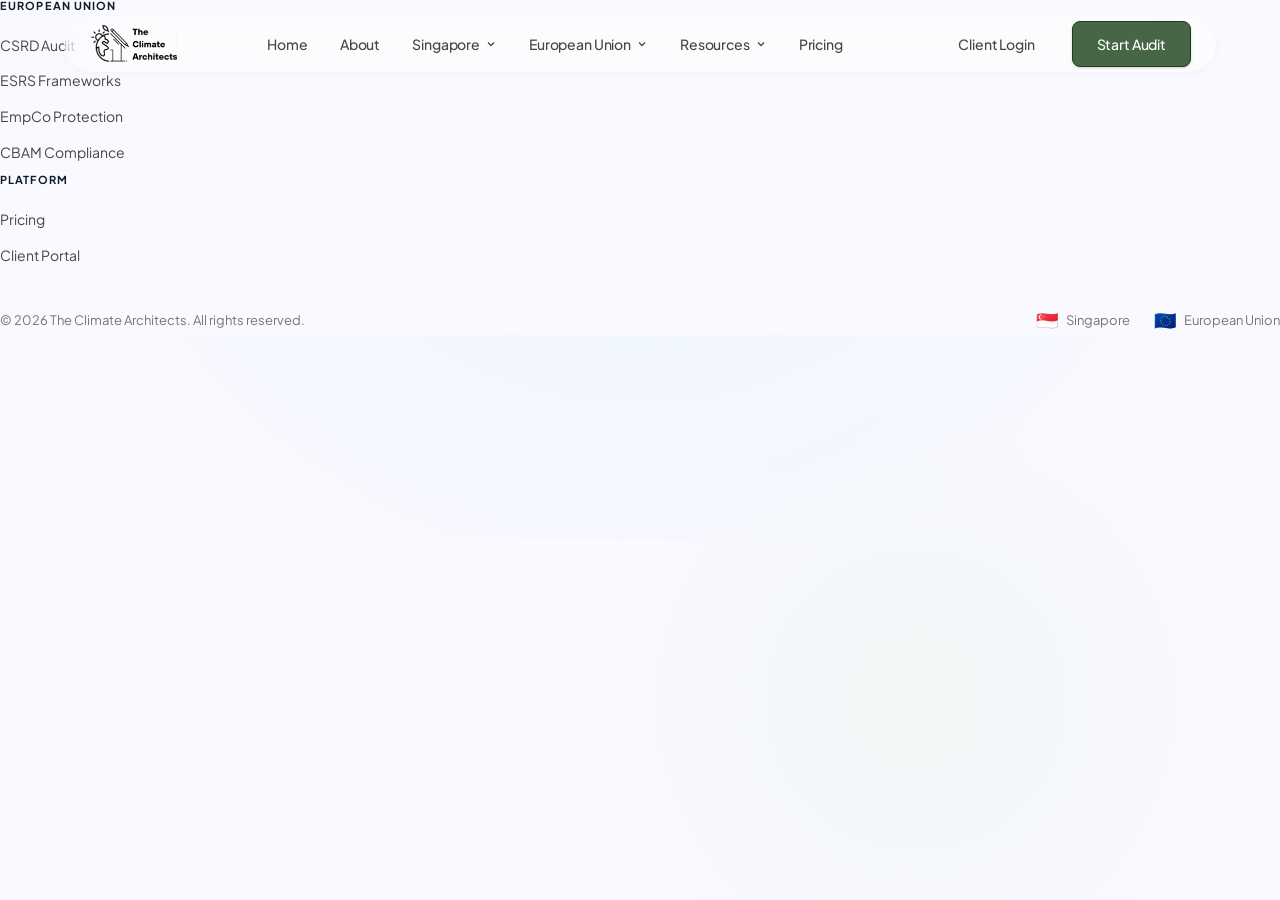
<file: public/eu-audit.html>
<!DOCTYPE html>
<html lang="en">
<head>
    <meta charset="UTF-8">
    <meta name="viewport" content="width=device-width, initial-scale=1.0">
    <title>CSRD Gap Analysis | The Climate Architects</title>
    <link rel="stylesheet" href="css/theme.css?v=4.2">
    
</head>
<body>

<div id="canvas-container"></div>

<nav id="navbar">
    <div class="nav-container">
        <a href="index.html" class="logo"><img src="logo.png?v=4.2" alt="The Climate Architects Logo"></a>
        <ul class="nav-links">
            <li><a href="index.html">Home</a></li>
            <li><a href="index.html#about">About</a></li>
            
            <li>
                <button class="nav-parent">
                    Singapore <svg width="12" height="12" viewBox="0 0 24 24" fill="none" stroke="currentColor" stroke-width="2.5"><polyline points="6 9 12 15 18 9"/></svg>
                </button>
                <div class="nav-dropdown">
                    <div class="dropdown-section-label">Singapore Services</div>
                    <a href="audit.html">ESG Readiness Audit <span class="dd-market sg">SG</span></a>
                    <a href="frameworks.html">ESG Frameworks <span class="dd-market sg">SG</span></a>
                    <a href="protection.html">Greenwashing Protection <span class="dd-market sg">SG</span></a>
                </div>
            </li>

            <li>
                <button class="nav-parent">
                    European Union <svg width="12" height="12" viewBox="0 0 24 24" fill="none" stroke="currentColor" stroke-width="2.5"><polyline points="6 9 12 15 18 9"/></svg>
                </button>
                <div class="nav-dropdown">
                    <div class="dropdown-section-label">EU Services</div>
                    <a href="eu-audit.html" class="active">CSRD Gap Analysis <span class="dd-market eu">EU</span></a>
                    <a href="eu-frameworks.html" >ESRS Frameworks <span class="dd-market eu">EU</span></a>
                    <a href="eu-protection.html" >Greenwashing (EmpCo) <span class="dd-market eu">EU</span></a>
                    <a href="eu-cbam.html" >CBAM Compliance <span class="dd-market eu">EU</span></a>
                </div>
            </li>
            
            <li>
                <button class="nav-parent">Resources <svg width="12" height="12" viewBox="0 0 24 24" fill="none" stroke="currentColor" stroke-width="2.5"><polyline points="6 9 12 15 18 9"/></svg></button>
                <div class="nav-dropdown">
                    <div class="dropdown-section-label">Knowledge Hub</div>
                    <a href="index.html#decarb-lab">Decarbonisation Lab</a>
                    <a href="resources.html">Templates Library</a>
                </div>
            </li>

            <li><a href="pricing.html">Pricing</a></li>
        </ul>
        <div class="nav-cta">
            
            <a href="dashboard.html" class="btn btn-ghost-login">Client Login</a>
            <a href="dashboard.html" class="btn btn-primary">Start Audit</a>
        </div>
        <button
          id="nav-hamburger-btn"
          class="nav-hamburger"
          aria-label="Open navigation menu"
          aria-expanded="false"
          aria-controls="nav-mobile-drawer"
        >
          <span class="bar" aria-hidden="true"></span>
          <span class="bar" aria-hidden="true"></span>
          <span class="bar" aria-hidden="true"></span>
        </button>
        
    </div>
</nav>


        <div class="footer-section">
            <h3>European Union</h3>
            <ul class="footer-links">
                <li><a href="eu-audit.html">CSRD Audit</a></li>
                <li><a href="eu-frameworks.html">ESRS Frameworks</a></li>
                <li><a href="eu-protection.html">EmpCo Protection</a></li>
                <li><a href="eu-cbam.html">CBAM Compliance</a></li>
            </ul>
        </div>
        <div class="footer-section">
            <h3>Platform</h3>
            <ul class="footer-links">
                <li><a href="pricing.html">Pricing</a></li>
                <li><a href="dashboard.html">Client Portal</a></li>
            </ul>
        </div>
    </div>
    <div class="footer-bottom">
        <span>&copy; 2026 The Climate Architects. All rights reserved.</span>
        <span style="display:flex;gap:24px;align-items:center;">
            <span style="display:flex;align-items:center;gap:8px;"><span style="font-size:18px;">🇸🇬</span> Singapore</span>
            <span style="display:flex;align-items:center;gap:8px;"><span style="font-size:18px;">🇪🇺</span> European Union</span>
        </span>
    </div>
</footer>
<script src="js/main.js?v=3.1"></script>


<div
  id="nav-mobile-drawer"
  class="nav-mobile-drawer"
  role="dialog"
  aria-modal="false"
  aria-label="Navigation menu"
>

  <span class="mob-section-title">Singapore</span>
  <a href="audit.html" class="mob-nav-link">
    ESG Readiness Audit
    <span class="dd-chip sg">SG</span>
  </a>
  <a href="frameworks.html" class="mob-nav-link">
    ESG Frameworks
    <span class="dd-chip sg">SG</span>
  </a>
  <a href="protection.html" class="mob-nav-link">
    Greenwashing Protection
    <span class="dd-chip sg">SG</span>
  </a>

  <div class="mob-divider"></div>

  <span class="mob-section-title">European Union</span>
  <a href="eu-audit.html" class="mob-nav-link">
    CSRD Gap Analysis
    <span class="dd-chip eu">EU</span>
  </a>
  <a href="eu-frameworks.html" class="mob-nav-link">
    ESRS Frameworks
    <span class="dd-chip eu">EU</span>
  </a>
  <a href="eu-protection.html" class="mob-nav-link">
    Greenwashing (EmpCo)
    <span class="dd-chip eu">EU</span>
  </a>
  <a href="eu-cbam.html" class="mob-nav-link">
    CBAM Compliance
    <span class="dd-chip eu">EU</span>
  </a>

  <div class="mob-divider"></div>

  <a href="pricing.html" class="mob-nav-link">Pricing</a>

  <div class="mob-cta-group">
    <a href="dashboard.html" class="btn btn-secondary">
      Client Login
    </a>
    <button
      class="btn btn-primary"
      onclick="openModal('bookCall'); 
               document.getElementById('nav-mobile-drawer')
                 .classList.remove('is-open');
               document.getElementById('nav-hamburger-btn')
                 .setAttribute('aria-expanded','false');
               document.body.classList.remove('modal-open');"
    >
      Book a Call
    </button>
  </div>

</div>

<div
  id="bookCallModal"
  class="modal-overlay"
  role="dialog"
  aria-modal="true"
  aria-labelledby="modal-book-title"
  aria-hidden="true"
>
  <div class="modal-box">
    <div class="modal-head">
      <div>
        <h2 id="modal-book-title">Book a Discovery Call</h2>
        <p>30 minutes &middot; Free &middot; No obligation</p>
      </div>
      <button
        class="modal-close"
        onclick="closeModal('bookCall')"
        aria-label="Close dialog"
      >&#x2715;</button>
    </div>
    <div class="modal-body">
      <div class="form-group">
        <label for="mc-name">Full name</label>
        <input
          type="text"
          id="mc-name"
          name="name"
          placeholder="Your name"
          autocomplete="name"
          required
        >
      </div>
      <div class="form-group">
        <label for="mc-email">Work email</label>
        <input
          type="email"
          id="mc-email"
          name="email"
          placeholder="you@company.com"
          autocomplete="email"
          required
        >
      </div>
      <div class="form-group">
        <label for="mc-company">Company</label>
        <input
          type="text"
          id="mc-company"
          name="company"
          placeholder="Company name"
          autocomplete="organization"
        >
      </div>
      <div class="form-group">
        <label for="mc-topic">What would you like to discuss?</label>
        <select id="mc-topic" name="topic">
          <option value="">Select a topic</option>
          <option value="scope3">Scope 3 Carbon Compliance</option>
          <option value="esg-audit">ESG Readiness Audit</option>
          <option value="csrd">CSRD / EU Compliance</option>
          <option value="greenwashing">Greenwashing Protection</option>
          <option value="general">General Enquiry</option>
        </select>
      </div>
      <button
        id="mc-submit"
        class="modal-submit-btn"
        onclick="submitBookCall()"
      >
        Request a Call
      </button>
    </div>
  </div>
</div>

<script src="js/modal.js"></script>
<script src="js/mobile-nav.js"></script>
</body>
</html>
</file>
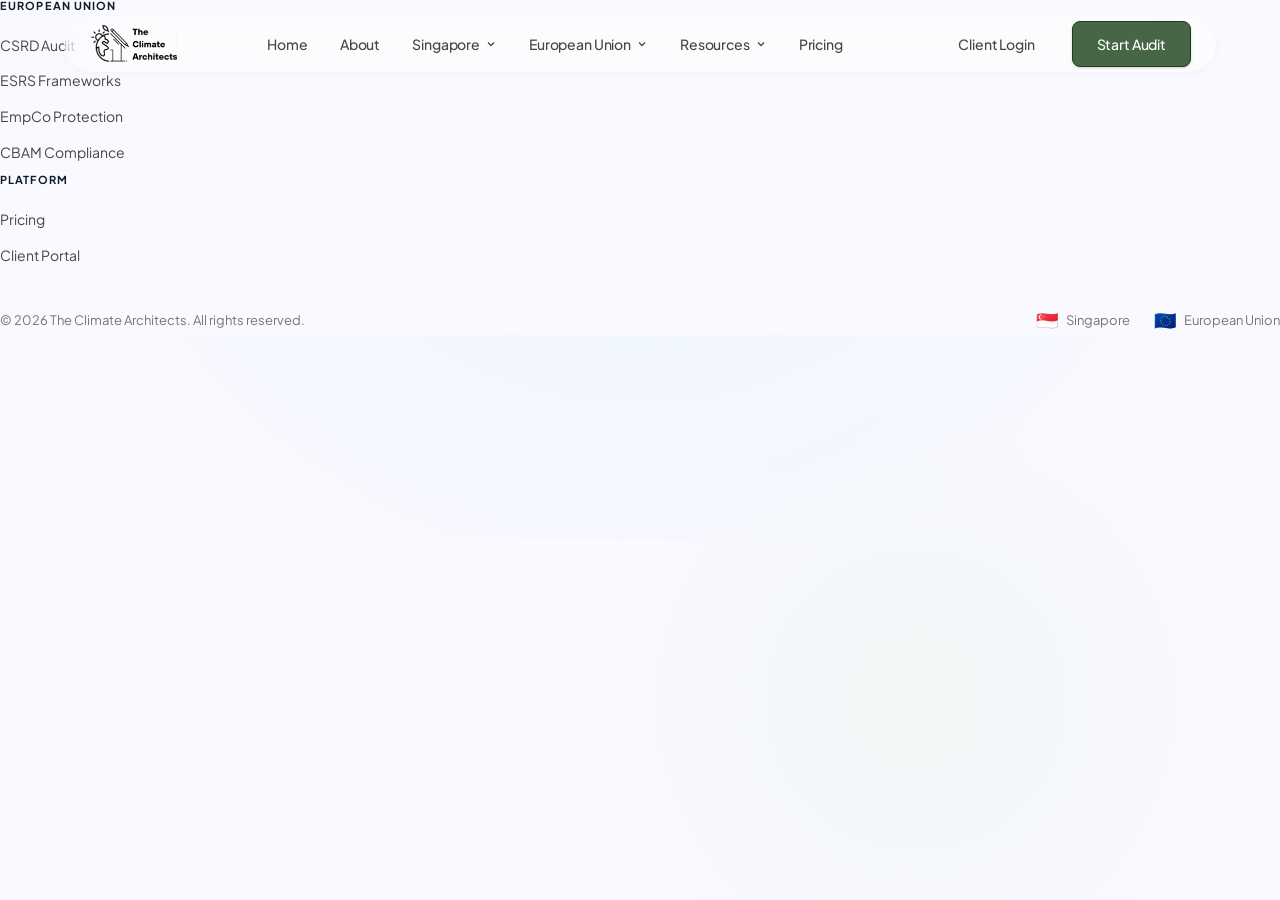
<file: public/eu-cbam.html>
<!DOCTYPE html>
<html lang="en">
<head>
    <meta charset="UTF-8">
    <meta name="viewport" content="width=device-width, initial-scale=1.0">
    <title>CBAM Compliance | The Climate Architects</title>
    <link rel="stylesheet" href="css/theme.css?v=4.2">
    
</head>
<body>

<div id="canvas-container"></div>

<nav id="navbar">
    <div class="nav-container">
        <a href="index.html" class="logo"><img src="logo.png?v=4.2" alt="The Climate Architects Logo"></a>
        <ul class="nav-links">
            <li><a href="index.html">Home</a></li>
            <li><a href="index.html#about">About</a></li>
            
            <li>
                <button class="nav-parent">
                    Singapore <svg width="12" height="12" viewBox="0 0 24 24" fill="none" stroke="currentColor" stroke-width="2.5"><polyline points="6 9 12 15 18 9"/></svg>
                </button>
                <div class="nav-dropdown">
                    <div class="dropdown-section-label">Singapore Services</div>
                    <a href="audit.html">ESG Readiness Audit <span class="dd-market sg">SG</span></a>
                    <a href="frameworks.html">ESG Frameworks <span class="dd-market sg">SG</span></a>
                    <a href="protection.html">Greenwashing Protection <span class="dd-market sg">SG</span></a>
                </div>
            </li>

            <li>
                <button class="nav-parent">
                    European Union <svg width="12" height="12" viewBox="0 0 24 24" fill="none" stroke="currentColor" stroke-width="2.5"><polyline points="6 9 12 15 18 9"/></svg>
                </button>
                <div class="nav-dropdown">
                    <div class="dropdown-section-label">EU Services</div>
                    <a href="eu-audit.html" >CSRD Gap Analysis <span class="dd-market eu">EU</span></a>
                    <a href="eu-frameworks.html" >ESRS Frameworks <span class="dd-market eu">EU</span></a>
                    <a href="eu-protection.html" >Greenwashing (EmpCo) <span class="dd-market eu">EU</span></a>
                    <a href="eu-cbam.html" class="active">CBAM Compliance <span class="dd-market eu">EU</span></a>
                </div>
            </li>
            
            <li>
                <button class="nav-parent">Resources <svg width="12" height="12" viewBox="0 0 24 24" fill="none" stroke="currentColor" stroke-width="2.5"><polyline points="6 9 12 15 18 9"/></svg></button>
                <div class="nav-dropdown">
                    <div class="dropdown-section-label">Knowledge Hub</div>
                    <a href="index.html#decarb-lab">Decarbonisation Lab</a>
                    <a href="resources.html">Templates Library</a>
                </div>
            </li>

            <li><a href="pricing.html">Pricing</a></li>
        </ul>
        <div class="nav-cta">
            
            <a href="dashboard.html" class="btn btn-ghost-login">Client Login</a>
            <a href="dashboard.html" class="btn btn-primary">Start Audit</a>
        </div>
        <button
          id="nav-hamburger-btn"
          class="nav-hamburger"
          aria-label="Open navigation menu"
          aria-expanded="false"
          aria-controls="nav-mobile-drawer"
        >
          <span class="bar" aria-hidden="true"></span>
          <span class="bar" aria-hidden="true"></span>
          <span class="bar" aria-hidden="true"></span>
        </button>
        
    </div>
</nav>


        <div class="footer-section">
            <h3>European Union</h3>
            <ul class="footer-links">
                <li><a href="eu-audit.html">CSRD Audit</a></li>
                <li><a href="eu-frameworks.html">ESRS Frameworks</a></li>
                <li><a href="eu-protection.html">EmpCo Protection</a></li>
                <li><a href="eu-cbam.html">CBAM Compliance</a></li>
            </ul>
        </div>
        <div class="footer-section">
            <h3>Platform</h3>
            <ul class="footer-links">
                <li><a href="pricing.html">Pricing</a></li>
                <li><a href="dashboard.html">Client Portal</a></li>
            </ul>
        </div>
    </div>
    <div class="footer-bottom">
        <span>&copy; 2026 The Climate Architects. All rights reserved.</span>
        <span style="display:flex;gap:24px;align-items:center;">
            <span style="display:flex;align-items:center;gap:8px;"><span style="font-size:18px;">🇸🇬</span> Singapore</span>
            <span style="display:flex;align-items:center;gap:8px;"><span style="font-size:18px;">🇪🇺</span> European Union</span>
        </span>
    </div>
</footer>
<script src="js/main.js?v=3.1"></script>


<div
  id="nav-mobile-drawer"
  class="nav-mobile-drawer"
  role="dialog"
  aria-modal="false"
  aria-label="Navigation menu"
>

  <span class="mob-section-title">Singapore</span>
  <a href="audit.html" class="mob-nav-link">
    ESG Readiness Audit
    <span class="dd-chip sg">SG</span>
  </a>
  <a href="frameworks.html" class="mob-nav-link">
    ESG Frameworks
    <span class="dd-chip sg">SG</span>
  </a>
  <a href="protection.html" class="mob-nav-link">
    Greenwashing Protection
    <span class="dd-chip sg">SG</span>
  </a>

  <div class="mob-divider"></div>

  <span class="mob-section-title">European Union</span>
  <a href="eu-audit.html" class="mob-nav-link">
    CSRD Gap Analysis
    <span class="dd-chip eu">EU</span>
  </a>
  <a href="eu-frameworks.html" class="mob-nav-link">
    ESRS Frameworks
    <span class="dd-chip eu">EU</span>
  </a>
  <a href="eu-protection.html" class="mob-nav-link">
    Greenwashing (EmpCo)
    <span class="dd-chip eu">EU</span>
  </a>
  <a href="eu-cbam.html" class="mob-nav-link">
    CBAM Compliance
    <span class="dd-chip eu">EU</span>
  </a>

  <div class="mob-divider"></div>

  <a href="pricing.html" class="mob-nav-link">Pricing</a>

  <div class="mob-cta-group">
    <a href="dashboard.html" class="btn btn-secondary">
      Client Login
    </a>
    <button
      class="btn btn-primary"
      onclick="openModal('bookCall'); 
               document.getElementById('nav-mobile-drawer')
                 .classList.remove('is-open');
               document.getElementById('nav-hamburger-btn')
                 .setAttribute('aria-expanded','false');
               document.body.classList.remove('modal-open');"
    >
      Book a Call
    </button>
  </div>

</div>

<div
  id="bookCallModal"
  class="modal-overlay"
  role="dialog"
  aria-modal="true"
  aria-labelledby="modal-book-title"
  aria-hidden="true"
>
  <div class="modal-box">
    <div class="modal-head">
      <div>
        <h2 id="modal-book-title">Book a Discovery Call</h2>
        <p>30 minutes &middot; Free &middot; No obligation</p>
      </div>
      <button
        class="modal-close"
        onclick="closeModal('bookCall')"
        aria-label="Close dialog"
      >&#x2715;</button>
    </div>
    <div class="modal-body">
      <div class="form-group">
        <label for="mc-name">Full name</label>
        <input
          type="text"
          id="mc-name"
          name="name"
          placeholder="Your name"
          autocomplete="name"
          required
        >
      </div>
      <div class="form-group">
        <label for="mc-email">Work email</label>
        <input
          type="email"
          id="mc-email"
          name="email"
          placeholder="you@company.com"
          autocomplete="email"
          required
        >
      </div>
      <div class="form-group">
        <label for="mc-company">Company</label>
        <input
          type="text"
          id="mc-company"
          name="company"
          placeholder="Company name"
          autocomplete="organization"
        >
      </div>
      <div class="form-group">
        <label for="mc-topic">What would you like to discuss?</label>
        <select id="mc-topic" name="topic">
          <option value="">Select a topic</option>
          <option value="scope3">Scope 3 Carbon Compliance</option>
          <option value="esg-audit">ESG Readiness Audit</option>
          <option value="csrd">CSRD / EU Compliance</option>
          <option value="greenwashing">Greenwashing Protection</option>
          <option value="general">General Enquiry</option>
        </select>
      </div>
      <button
        id="mc-submit"
        class="modal-submit-btn"
        onclick="submitBookCall()"
      >
        Request a Call
      </button>
    </div>
  </div>
</div>

<script src="js/modal.js"></script>
<script src="js/mobile-nav.js"></script>
</body>
</html>
</file>
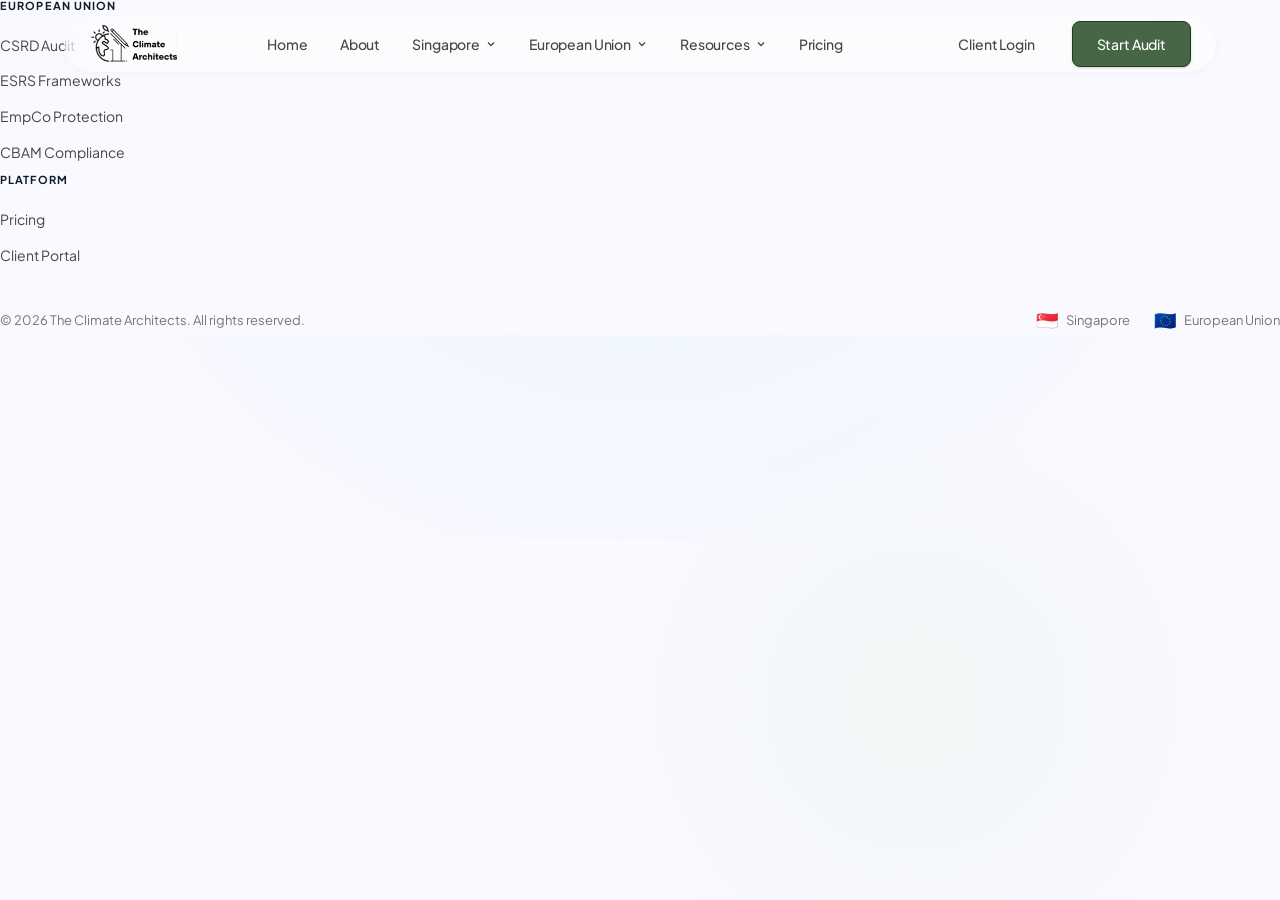
<file: public/eu-frameworks.html>
<!DOCTYPE html>
<html lang="en">
<head>
    <meta charset="UTF-8">
    <meta name="viewport" content="width=device-width, initial-scale=1.0">
    <title>ESRS Frameworks | The Climate Architects</title>
    <link rel="stylesheet" href="css/theme.css?v=4.2">
    
</head>
<body>

<div id="canvas-container"></div>

<nav id="navbar">
    <div class="nav-container">
        <a href="index.html" class="logo"><img src="logo.png?v=4.2" alt="The Climate Architects Logo"></a>
        <ul class="nav-links">
            <li><a href="index.html">Home</a></li>
            <li><a href="index.html#about">About</a></li>
            
            <li>
                <button class="nav-parent">
                    Singapore <svg width="12" height="12" viewBox="0 0 24 24" fill="none" stroke="currentColor" stroke-width="2.5"><polyline points="6 9 12 15 18 9"/></svg>
                </button>
                <div class="nav-dropdown">
                    <div class="dropdown-section-label">Singapore Services</div>
                    <a href="audit.html">ESG Readiness Audit <span class="dd-market sg">SG</span></a>
                    <a href="frameworks.html">ESG Frameworks <span class="dd-market sg">SG</span></a>
                    <a href="protection.html">Greenwashing Protection <span class="dd-market sg">SG</span></a>
                </div>
            </li>

            <li>
                <button class="nav-parent">
                    European Union <svg width="12" height="12" viewBox="0 0 24 24" fill="none" stroke="currentColor" stroke-width="2.5"><polyline points="6 9 12 15 18 9"/></svg>
                </button>
                <div class="nav-dropdown">
                    <div class="dropdown-section-label">EU Services</div>
                    <a href="eu-audit.html" >CSRD Gap Analysis <span class="dd-market eu">EU</span></a>
                    <a href="eu-frameworks.html" class="active">ESRS Frameworks <span class="dd-market eu">EU</span></a>
                    <a href="eu-protection.html" >Greenwashing (EmpCo) <span class="dd-market eu">EU</span></a>
                    <a href="eu-cbam.html" >CBAM Compliance <span class="dd-market eu">EU</span></a>
                </div>
            </li>
            
            <li>
                <button class="nav-parent">Resources <svg width="12" height="12" viewBox="0 0 24 24" fill="none" stroke="currentColor" stroke-width="2.5"><polyline points="6 9 12 15 18 9"/></svg></button>
                <div class="nav-dropdown">
                    <div class="dropdown-section-label">Knowledge Hub</div>
                    <a href="index.html#decarb-lab">Decarbonisation Lab</a>
                    <a href="resources.html">Templates Library</a>
                </div>
            </li>

            <li><a href="pricing.html">Pricing</a></li>
        </ul>
        <div class="nav-cta">
            
            <a href="dashboard.html" class="btn btn-ghost-login">Client Login</a>
            <a href="dashboard.html" class="btn btn-primary">Start Audit</a>
        </div>
        <button
          id="nav-hamburger-btn"
          class="nav-hamburger"
          aria-label="Open navigation menu"
          aria-expanded="false"
          aria-controls="nav-mobile-drawer"
        >
          <span class="bar" aria-hidden="true"></span>
          <span class="bar" aria-hidden="true"></span>
          <span class="bar" aria-hidden="true"></span>
        </button>
        
    </div>
</nav>


        <div class="footer-section">
            <h3>European Union</h3>
            <ul class="footer-links">
                <li><a href="eu-audit.html">CSRD Audit</a></li>
                <li><a href="eu-frameworks.html">ESRS Frameworks</a></li>
                <li><a href="eu-protection.html">EmpCo Protection</a></li>
                <li><a href="eu-cbam.html">CBAM Compliance</a></li>
            </ul>
        </div>
        <div class="footer-section">
            <h3>Platform</h3>
            <ul class="footer-links">
                <li><a href="pricing.html">Pricing</a></li>
                <li><a href="dashboard.html">Client Portal</a></li>
            </ul>
        </div>
    </div>
    <div class="footer-bottom">
        <span>&copy; 2026 The Climate Architects. All rights reserved.</span>
        <span style="display:flex;gap:24px;align-items:center;">
            <span style="display:flex;align-items:center;gap:8px;"><span style="font-size:18px;">🇸🇬</span> Singapore</span>
            <span style="display:flex;align-items:center;gap:8px;"><span style="font-size:18px;">🇪🇺</span> European Union</span>
        </span>
    </div>
</footer>
<script src="js/main.js?v=3.1"></script>


<div
  id="nav-mobile-drawer"
  class="nav-mobile-drawer"
  role="dialog"
  aria-modal="false"
  aria-label="Navigation menu"
>

  <span class="mob-section-title">Singapore</span>
  <a href="audit.html" class="mob-nav-link">
    ESG Readiness Audit
    <span class="dd-chip sg">SG</span>
  </a>
  <a href="frameworks.html" class="mob-nav-link">
    ESG Frameworks
    <span class="dd-chip sg">SG</span>
  </a>
  <a href="protection.html" class="mob-nav-link">
    Greenwashing Protection
    <span class="dd-chip sg">SG</span>
  </a>

  <div class="mob-divider"></div>

  <span class="mob-section-title">European Union</span>
  <a href="eu-audit.html" class="mob-nav-link">
    CSRD Gap Analysis
    <span class="dd-chip eu">EU</span>
  </a>
  <a href="eu-frameworks.html" class="mob-nav-link">
    ESRS Frameworks
    <span class="dd-chip eu">EU</span>
  </a>
  <a href="eu-protection.html" class="mob-nav-link">
    Greenwashing (EmpCo)
    <span class="dd-chip eu">EU</span>
  </a>
  <a href="eu-cbam.html" class="mob-nav-link">
    CBAM Compliance
    <span class="dd-chip eu">EU</span>
  </a>

  <div class="mob-divider"></div>

  <a href="pricing.html" class="mob-nav-link">Pricing</a>

  <div class="mob-cta-group">
    <a href="dashboard.html" class="btn btn-secondary">
      Client Login
    </a>
    <button
      class="btn btn-primary"
      onclick="openModal('bookCall'); 
               document.getElementById('nav-mobile-drawer')
                 .classList.remove('is-open');
               document.getElementById('nav-hamburger-btn')
                 .setAttribute('aria-expanded','false');
               document.body.classList.remove('modal-open');"
    >
      Book a Call
    </button>
  </div>

</div>

<div
  id="bookCallModal"
  class="modal-overlay"
  role="dialog"
  aria-modal="true"
  aria-labelledby="modal-book-title"
  aria-hidden="true"
>
  <div class="modal-box">
    <div class="modal-head">
      <div>
        <h2 id="modal-book-title">Book a Discovery Call</h2>
        <p>30 minutes &middot; Free &middot; No obligation</p>
      </div>
      <button
        class="modal-close"
        onclick="closeModal('bookCall')"
        aria-label="Close dialog"
      >&#x2715;</button>
    </div>
    <div class="modal-body">
      <div class="form-group">
        <label for="mc-name">Full name</label>
        <input
          type="text"
          id="mc-name"
          name="name"
          placeholder="Your name"
          autocomplete="name"
          required
        >
      </div>
      <div class="form-group">
        <label for="mc-email">Work email</label>
        <input
          type="email"
          id="mc-email"
          name="email"
          placeholder="you@company.com"
          autocomplete="email"
          required
        >
      </div>
      <div class="form-group">
        <label for="mc-company">Company</label>
        <input
          type="text"
          id="mc-company"
          name="company"
          placeholder="Company name"
          autocomplete="organization"
        >
      </div>
      <div class="form-group">
        <label for="mc-topic">What would you like to discuss?</label>
        <select id="mc-topic" name="topic">
          <option value="">Select a topic</option>
          <option value="scope3">Scope 3 Carbon Compliance</option>
          <option value="esg-audit">ESG Readiness Audit</option>
          <option value="csrd">CSRD / EU Compliance</option>
          <option value="greenwashing">Greenwashing Protection</option>
          <option value="general">General Enquiry</option>
        </select>
      </div>
      <button
        id="mc-submit"
        class="modal-submit-btn"
        onclick="submitBookCall()"
      >
        Request a Call
      </button>
    </div>
  </div>
</div>

<script src="js/modal.js"></script>
<script src="js/mobile-nav.js"></script>
</body>
</html>
</file>
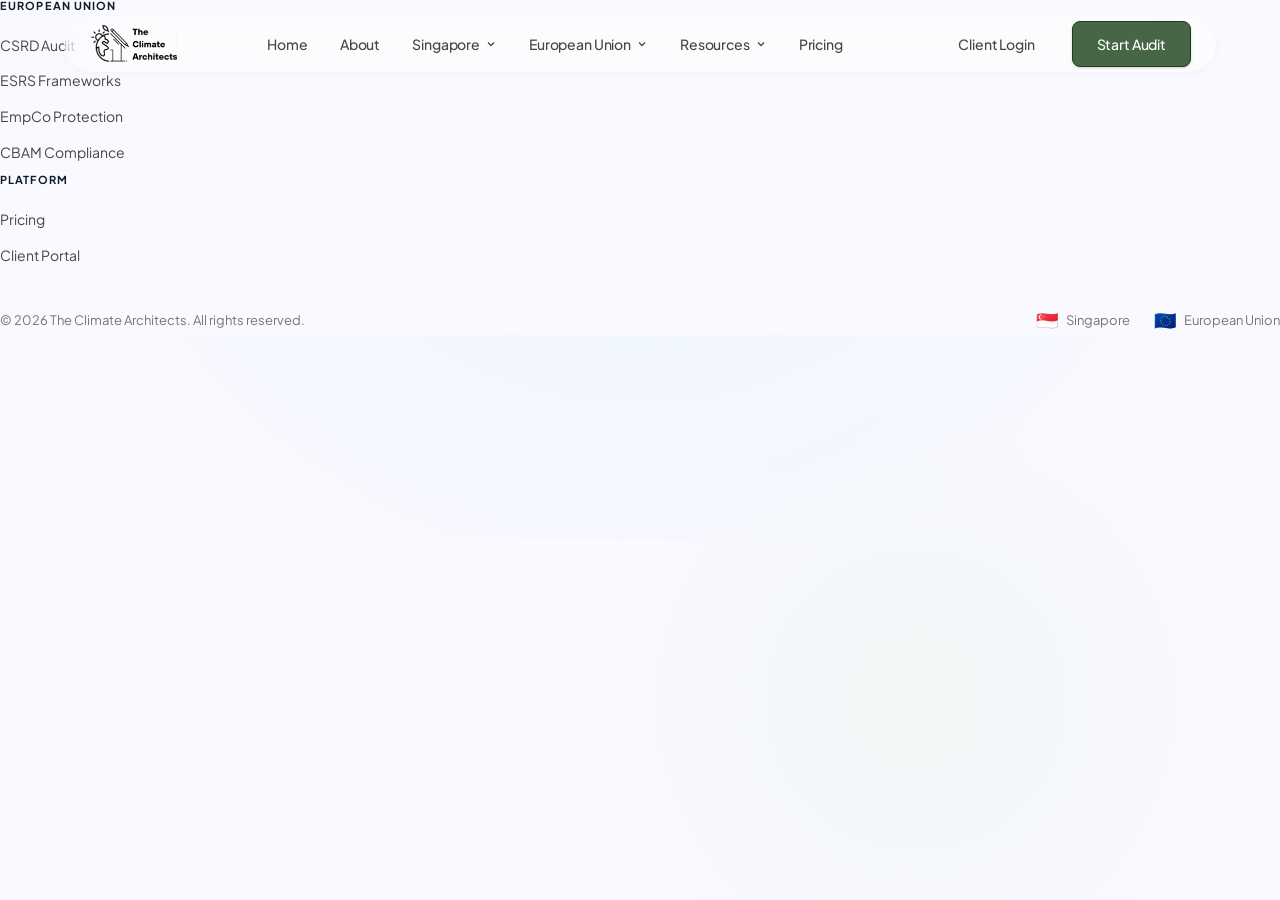
<file: public/eu-protection.html>
<!DOCTYPE html>
<html lang="en">
<head>
    <meta charset="UTF-8">
    <meta name="viewport" content="width=device-width, initial-scale=1.0">
    <title>EmpCo Protection | The Climate Architects</title>
    <link rel="stylesheet" href="css/theme.css?v=4.2">
    
</head>
<body>

<div id="canvas-container"></div>

<nav id="navbar">
    <div class="nav-container">
        <a href="index.html" class="logo"><img src="logo.png?v=4.2" alt="The Climate Architects Logo"></a>
        <ul class="nav-links">
            <li><a href="index.html">Home</a></li>
            <li><a href="index.html#about">About</a></li>
            
            <li>
                <button class="nav-parent">
                    Singapore <svg width="12" height="12" viewBox="0 0 24 24" fill="none" stroke="currentColor" stroke-width="2.5"><polyline points="6 9 12 15 18 9"/></svg>
                </button>
                <div class="nav-dropdown">
                    <div class="dropdown-section-label">Singapore Services</div>
                    <a href="audit.html">ESG Readiness Audit <span class="dd-market sg">SG</span></a>
                    <a href="frameworks.html">ESG Frameworks <span class="dd-market sg">SG</span></a>
                    <a href="protection.html">Greenwashing Protection <span class="dd-market sg">SG</span></a>
                </div>
            </li>

            <li>
                <button class="nav-parent">
                    European Union <svg width="12" height="12" viewBox="0 0 24 24" fill="none" stroke="currentColor" stroke-width="2.5"><polyline points="6 9 12 15 18 9"/></svg>
                </button>
                <div class="nav-dropdown">
                    <div class="dropdown-section-label">EU Services</div>
                    <a href="eu-audit.html" >CSRD Gap Analysis <span class="dd-market eu">EU</span></a>
                    <a href="eu-frameworks.html" >ESRS Frameworks <span class="dd-market eu">EU</span></a>
                    <a href="eu-protection.html" class="active">Greenwashing (EmpCo) <span class="dd-market eu">EU</span></a>
                    <a href="eu-cbam.html" >CBAM Compliance <span class="dd-market eu">EU</span></a>
                </div>
            </li>
            
            <li>
                <button class="nav-parent">Resources <svg width="12" height="12" viewBox="0 0 24 24" fill="none" stroke="currentColor" stroke-width="2.5"><polyline points="6 9 12 15 18 9"/></svg></button>
                <div class="nav-dropdown">
                    <div class="dropdown-section-label">Knowledge Hub</div>
                    <a href="index.html#decarb-lab">Decarbonisation Lab</a>
                    <a href="resources.html">Templates Library</a>
                </div>
            </li>

            <li><a href="pricing.html">Pricing</a></li>
        </ul>
        <div class="nav-cta">
            
            <a href="dashboard.html" class="btn btn-ghost-login">Client Login</a>
            <a href="dashboard.html" class="btn btn-primary">Start Audit</a>
        </div>
        <button
          id="nav-hamburger-btn"
          class="nav-hamburger"
          aria-label="Open navigation menu"
          aria-expanded="false"
          aria-controls="nav-mobile-drawer"
        >
          <span class="bar" aria-hidden="true"></span>
          <span class="bar" aria-hidden="true"></span>
          <span class="bar" aria-hidden="true"></span>
        </button>
        
    </div>
</nav>


        <div class="footer-section">
            <h3>European Union</h3>
            <ul class="footer-links">
                <li><a href="eu-audit.html">CSRD Audit</a></li>
                <li><a href="eu-frameworks.html">ESRS Frameworks</a></li>
                <li><a href="eu-protection.html">EmpCo Protection</a></li>
                <li><a href="eu-cbam.html">CBAM Compliance</a></li>
            </ul>
        </div>
        <div class="footer-section">
            <h3>Platform</h3>
            <ul class="footer-links">
                <li><a href="pricing.html">Pricing</a></li>
                <li><a href="dashboard.html">Client Portal</a></li>
            </ul>
        </div>
    </div>
    <div class="footer-bottom">
        <span>&copy; 2026 The Climate Architects. All rights reserved.</span>
        <span style="display:flex;gap:24px;align-items:center;">
            <span style="display:flex;align-items:center;gap:8px;"><span style="font-size:18px;">🇸🇬</span> Singapore</span>
            <span style="display:flex;align-items:center;gap:8px;"><span style="font-size:18px;">🇪🇺</span> European Union</span>
        </span>
    </div>
</footer>
<script src="js/main.js?v=3.1"></script>


<div
  id="nav-mobile-drawer"
  class="nav-mobile-drawer"
  role="dialog"
  aria-modal="false"
  aria-label="Navigation menu"
>

  <span class="mob-section-title">Singapore</span>
  <a href="audit.html" class="mob-nav-link">
    ESG Readiness Audit
    <span class="dd-chip sg">SG</span>
  </a>
  <a href="frameworks.html" class="mob-nav-link">
    ESG Frameworks
    <span class="dd-chip sg">SG</span>
  </a>
  <a href="protection.html" class="mob-nav-link">
    Greenwashing Protection
    <span class="dd-chip sg">SG</span>
  </a>

  <div class="mob-divider"></div>

  <span class="mob-section-title">European Union</span>
  <a href="eu-audit.html" class="mob-nav-link">
    CSRD Gap Analysis
    <span class="dd-chip eu">EU</span>
  </a>
  <a href="eu-frameworks.html" class="mob-nav-link">
    ESRS Frameworks
    <span class="dd-chip eu">EU</span>
  </a>
  <a href="eu-protection.html" class="mob-nav-link">
    Greenwashing (EmpCo)
    <span class="dd-chip eu">EU</span>
  </a>
  <a href="eu-cbam.html" class="mob-nav-link">
    CBAM Compliance
    <span class="dd-chip eu">EU</span>
  </a>

  <div class="mob-divider"></div>

  <a href="pricing.html" class="mob-nav-link">Pricing</a>

  <div class="mob-cta-group">
    <a href="dashboard.html" class="btn btn-secondary">
      Client Login
    </a>
    <button
      class="btn btn-primary"
      onclick="openModal('bookCall'); 
               document.getElementById('nav-mobile-drawer')
                 .classList.remove('is-open');
               document.getElementById('nav-hamburger-btn')
                 .setAttribute('aria-expanded','false');
               document.body.classList.remove('modal-open');"
    >
      Book a Call
    </button>
  </div>

</div>

<div
  id="bookCallModal"
  class="modal-overlay"
  role="dialog"
  aria-modal="true"
  aria-labelledby="modal-book-title"
  aria-hidden="true"
>
  <div class="modal-box">
    <div class="modal-head">
      <div>
        <h2 id="modal-book-title">Book a Discovery Call</h2>
        <p>30 minutes &middot; Free &middot; No obligation</p>
      </div>
      <button
        class="modal-close"
        onclick="closeModal('bookCall')"
        aria-label="Close dialog"
      >&#x2715;</button>
    </div>
    <div class="modal-body">
      <div class="form-group">
        <label for="mc-name">Full name</label>
        <input
          type="text"
          id="mc-name"
          name="name"
          placeholder="Your name"
          autocomplete="name"
          required
        >
      </div>
      <div class="form-group">
        <label for="mc-email">Work email</label>
        <input
          type="email"
          id="mc-email"
          name="email"
          placeholder="you@company.com"
          autocomplete="email"
          required
        >
      </div>
      <div class="form-group">
        <label for="mc-company">Company</label>
        <input
          type="text"
          id="mc-company"
          name="company"
          placeholder="Company name"
          autocomplete="organization"
        >
      </div>
      <div class="form-group">
        <label for="mc-topic">What would you like to discuss?</label>
        <select id="mc-topic" name="topic">
          <option value="">Select a topic</option>
          <option value="scope3">Scope 3 Carbon Compliance</option>
          <option value="esg-audit">ESG Readiness Audit</option>
          <option value="csrd">CSRD / EU Compliance</option>
          <option value="greenwashing">Greenwashing Protection</option>
          <option value="general">General Enquiry</option>
        </select>
      </div>
      <button
        id="mc-submit"
        class="modal-submit-btn"
        onclick="submitBookCall()"
      >
        Request a Call
      </button>
    </div>
  </div>
</div>

<script src="js/modal.js"></script>
<script src="js/mobile-nav.js"></script>
</body>
</html>
</file>
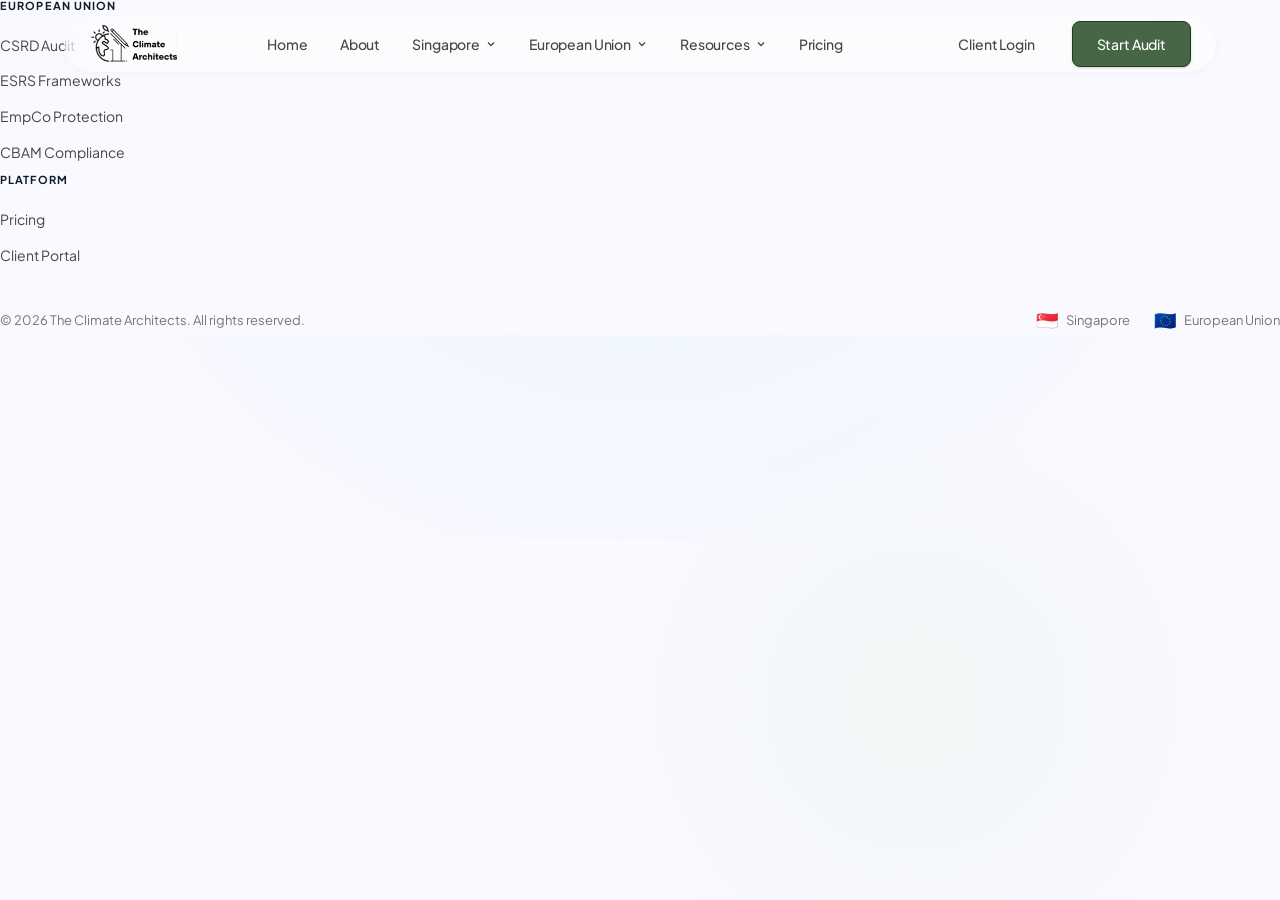
<file: public/frameworks.html>
<!DOCTYPE html>
<html lang="en">
<head>
    <meta charset="UTF-8">
    <meta name="viewport" content="width=device-width, initial-scale=1.0">
    <title>ESG Frameworks | The Climate Architects</title>
    <link rel="stylesheet" href="css/theme.css?v=4.2">
    
</head>
<body>

<div id="canvas-container"></div>

<nav id="navbar">
    <div class="nav-container">
        <a href="index.html" class="logo"><img src="logo.png?v=4.2" alt="The Climate Architects Logo"></a>
        <ul class="nav-links">
            <li><a href="index.html">Home</a></li>
            <li><a href="index.html#about">About</a></li>
            
            <li>
                <button class="nav-parent">
                    Singapore <svg width="12" height="12" viewBox="0 0 24 24" fill="none" stroke="currentColor" stroke-width="2.5"><polyline points="6 9 12 15 18 9"/></svg>
                </button>
                <div class="nav-dropdown">
                    <div class="dropdown-section-label">Singapore Services</div>
                    <a href="audit.html" >ESG Readiness Audit <span class="dd-market sg">SG</span></a>
                    <a href="frameworks.html" class="active">ESG Frameworks <span class="dd-market sg">SG</span></a>
                    <a href="protection.html" >Greenwashing Protection <span class="dd-market sg">SG</span></a>
                </div>
            </li>

            <li>
                <button class="nav-parent">
                    European Union <svg width="12" height="12" viewBox="0 0 24 24" fill="none" stroke="currentColor" stroke-width="2.5"><polyline points="6 9 12 15 18 9"/></svg>
                </button>
                <div class="nav-dropdown">
                    <div class="dropdown-section-label">EU Services</div>
                    <a href="eu-audit.html">CSRD Gap Analysis <span class="dd-market eu">EU</span></a>
                    <a href="eu-frameworks.html">ESRS Frameworks <span class="dd-market eu">EU</span></a>
                    <a href="eu-protection.html">Greenwashing (EmpCo) <span class="dd-market eu">EU</span></a>
                    <a href="eu-cbam.html">CBAM Compliance <span class="dd-market eu">EU</span></a>
                </div>
            </li>
            
            <li>
                <button class="nav-parent">Resources <svg width="12" height="12" viewBox="0 0 24 24" fill="none" stroke="currentColor" stroke-width="2.5"><polyline points="6 9 12 15 18 9"/></svg></button>
                <div class="nav-dropdown">
                    <div class="dropdown-section-label">Knowledge Hub</div>
                    <a href="index.html#decarb-lab">Decarbonisation Lab</a>
                    <a href="resources.html">Templates Library</a>
                </div>
            </li>

            <li><a href="pricing.html" >Pricing</a></li>
        </ul>
        <div class="nav-cta">
            
            <a href="dashboard.html" class="btn btn-ghost-login">Client Login</a>
            <a href="dashboard.html" class="btn btn-primary">Start Audit</a>
        </div>
        <button
          id="nav-hamburger-btn"
          class="nav-hamburger"
          aria-label="Open navigation menu"
          aria-expanded="false"
          aria-controls="nav-mobile-drawer"
        >
          <span class="bar" aria-hidden="true"></span>
          <span class="bar" aria-hidden="true"></span>
          <span class="bar" aria-hidden="true"></span>
        </button>
        
    </div>
</nav>


        <div class="footer-section">
            <h3>European Union</h3>
            <ul class="footer-links">
                <li><a href="eu-audit.html">CSRD Audit</a></li>
                <li><a href="eu-frameworks.html">ESRS Frameworks</a></li>
                <li><a href="eu-protection.html">EmpCo Protection</a></li>
                <li><a href="eu-cbam.html">CBAM Compliance</a></li>
            </ul>
        </div>
        <div class="footer-section">
            <h3>Platform</h3>
            <ul class="footer-links">
                <li><a href="pricing.html">Pricing</a></li>
                <li><a href="dashboard.html">Client Portal</a></li>
            </ul>
        </div>
    </div>
    <div class="footer-bottom">
        <span>&copy; 2026 The Climate Architects. All rights reserved.</span>
        <span style="display:flex;gap:24px;align-items:center;">
            <span style="display:flex;align-items:center;gap:8px;"><span style="font-size:18px;">🇸🇬</span> Singapore</span>
            <span style="display:flex;align-items:center;gap:8px;"><span style="font-size:18px;">🇪🇺</span> European Union</span>
        </span>
    </div>
</footer>
<script src="js/main.js?v=3.1"></script>


<div
  id="nav-mobile-drawer"
  class="nav-mobile-drawer"
  role="dialog"
  aria-modal="false"
  aria-label="Navigation menu"
>

  <span class="mob-section-title">Singapore</span>
  <a href="audit.html" class="mob-nav-link">
    ESG Readiness Audit
    <span class="dd-chip sg">SG</span>
  </a>
  <a href="frameworks.html" class="mob-nav-link">
    ESG Frameworks
    <span class="dd-chip sg">SG</span>
  </a>
  <a href="protection.html" class="mob-nav-link">
    Greenwashing Protection
    <span class="dd-chip sg">SG</span>
  </a>

  <div class="mob-divider"></div>

  <span class="mob-section-title">European Union</span>
  <a href="eu-audit.html" class="mob-nav-link">
    CSRD Gap Analysis
    <span class="dd-chip eu">EU</span>
  </a>
  <a href="eu-frameworks.html" class="mob-nav-link">
    ESRS Frameworks
    <span class="dd-chip eu">EU</span>
  </a>
  <a href="eu-protection.html" class="mob-nav-link">
    Greenwashing (EmpCo)
    <span class="dd-chip eu">EU</span>
  </a>
  <a href="eu-cbam.html" class="mob-nav-link">
    CBAM Compliance
    <span class="dd-chip eu">EU</span>
  </a>

  <div class="mob-divider"></div>

  <a href="pricing.html" class="mob-nav-link">Pricing</a>

  <div class="mob-cta-group">
    <a href="dashboard.html" class="btn btn-secondary">
      Client Login
    </a>
    <button
      class="btn btn-primary"
      onclick="openModal('bookCall'); 
               document.getElementById('nav-mobile-drawer')
                 .classList.remove('is-open');
               document.getElementById('nav-hamburger-btn')
                 .setAttribute('aria-expanded','false');
               document.body.classList.remove('modal-open');"
    >
      Book a Call
    </button>
  </div>

</div>

<div
  id="bookCallModal"
  class="modal-overlay"
  role="dialog"
  aria-modal="true"
  aria-labelledby="modal-book-title"
  aria-hidden="true"
>
  <div class="modal-box">
    <div class="modal-head">
      <div>
        <h2 id="modal-book-title">Book a Discovery Call</h2>
        <p>30 minutes &middot; Free &middot; No obligation</p>
      </div>
      <button
        class="modal-close"
        onclick="closeModal('bookCall')"
        aria-label="Close dialog"
      >&#x2715;</button>
    </div>
    <div class="modal-body">
      <div class="form-group">
        <label for="mc-name">Full name</label>
        <input
          type="text"
          id="mc-name"
          name="name"
          placeholder="Your name"
          autocomplete="name"
          required
        >
      </div>
      <div class="form-group">
        <label for="mc-email">Work email</label>
        <input
          type="email"
          id="mc-email"
          name="email"
          placeholder="you@company.com"
          autocomplete="email"
          required
        >
      </div>
      <div class="form-group">
        <label for="mc-company">Company</label>
        <input
          type="text"
          id="mc-company"
          name="company"
          placeholder="Company name"
          autocomplete="organization"
        >
      </div>
      <div class="form-group">
        <label for="mc-topic">What would you like to discuss?</label>
        <select id="mc-topic" name="topic">
          <option value="">Select a topic</option>
          <option value="scope3">Scope 3 Carbon Compliance</option>
          <option value="esg-audit">ESG Readiness Audit</option>
          <option value="csrd">CSRD / EU Compliance</option>
          <option value="greenwashing">Greenwashing Protection</option>
          <option value="general">General Enquiry</option>
        </select>
      </div>
      <button
        id="mc-submit"
        class="modal-submit-btn"
        onclick="submitBookCall()"
      >
        Request a Call
      </button>
    </div>
  </div>
</div>

<script src="js/modal.js"></script>
<script src="js/mobile-nav.js"></script>
</body>
</html>
</file>
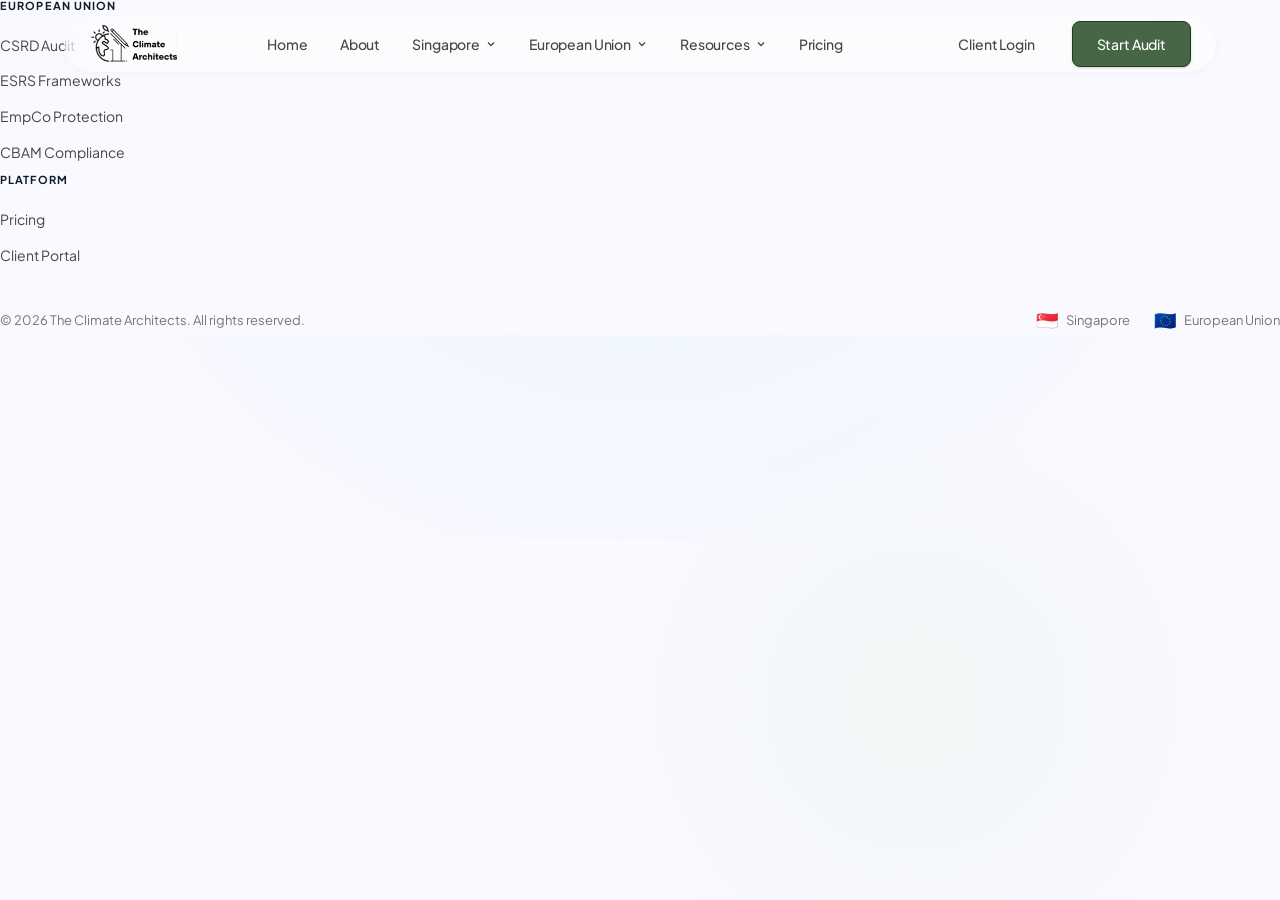
<file: public/gill.html>
<!DOCTYPE html>
<html lang="en">
<head>
    <meta charset="UTF-8">
    <meta name="viewport" content="width=device-width, initial-scale=1.0">
    <title>Carbon Calculator | The Climate Architects</title>
    <link rel="stylesheet" href="css/theme.css?v=4.2">
    <style>
        
        
        /* Interactive Calculator Styling */
        .calc-container {
            max-width: 900px;
            margin: 0 auto;
            display: grid;
            grid-template-columns: 1fr 1fr;
            gap: 32px;
            background: var(--color-bg-white);
            padding: 40px;
            border-radius: var(--radius-lg);
            border: 1px solid var(--color-border);
            box-shadow: var(--shadow-md);
        }
        .calc-sliders {
            display: flex;
            flex-direction: column;
            gap: 24px;
        }
        .calc-group {
            display: flex;
            flex-direction: column;
            gap: 8px;
        }
        .calc-label {
            font-size: 13px;
            font-weight: 700;
            text-transform: uppercase;
            letter-spacing: 0.05em;
            color: var(--color-text-dark);
            display: flex;
            justify-content: space-between;
        }
        .calc-label span:last-child {
            color: var(--color-primary-sage);
        }
        .calc-input-range {
            -webkit-appearance: none;
            width: 100%;
            height: 6px;
            border-radius: 3px;
            background: var(--color-border);
            outline: none;
        }
        .calc-input-range::-webkit-slider-thumb {
            -webkit-appearance: none;
            width: 20px;
            height: 20px;
            border-radius: 50%;
            background: var(--color-primary-sage);
            cursor: pointer;
            transition: transform 0.1s;
        }
        .calc-input-range::-webkit-slider-thumb:hover {
            transform: scale(1.2);
        }
        .calc-results {
            background: var(--color-bg-cream);
            border: 1px solid var(--color-border);
            border-radius: var(--radius-base);
            padding: 32px;
            display: flex;
            flex-direction: column;
            justify-content: center;
            align-items: center;
            text-align: center;
        }
        .calc-total {
            font-size: 64px;
            font-weight: 800;
            color: var(--color-text-dark);
            line-height: 1;
            margin-bottom: 8px;
        }
        .calc-breakdown {
            width: 100%;
            margin-top: 24px;
            display: flex;
            flex-direction: column;
            gap: 12px;
        }
        .calc-bar-wrap {
            display: flex;
            flex-direction: column;
            gap: 4px;
            text-align: left;
        }
        .calc-bar-label {
            font-size: 12px;
            font-weight: 600;
            display: flex;
            justify-content: space-between;
        }
        .calc-bar-bg {
            height: 8px;
            background: var(--color-border);
            border-radius: 4px;
            overflow: hidden;
        }
        .calc-bar-fill {
            height: 100%;
            background: var(--color-primary-sage);
            width: 0%;
            transition: width 0.4s var(--transition-premium);
        }
        
        @media(max-width: 768px) {
            .calc-container { grid-template-columns: 1fr; }
        }
    </style>
</head>
<body>

<div id="canvas-container"></div>

<nav id="navbar">
    <div class="nav-container">
        <a href="index.html" class="logo"><img src="logo.png?v=4.2" alt="The Climate Architects Logo"></a>
        <ul class="nav-links">
            <li><a href="index.html">Home</a></li>
            <li><a href="index.html#about">About</a></li>
            
            <li>
                <button class="nav-parent">
                    Singapore <svg width="12" height="12" viewBox="0 0 24 24" fill="none" stroke="currentColor" stroke-width="2.5"><polyline points="6 9 12 15 18 9"/></svg>
                </button>
                <div class="nav-dropdown">
                    <div class="dropdown-section-label">Singapore Services</div>
                    <a href="audit.html">ESG Readiness Audit <span class="dd-market sg">SG</span></a>
                    <a href="frameworks.html">ESG Frameworks <span class="dd-market sg">SG</span></a>
                    <a href="protection.html">Greenwashing Protection <span class="dd-market sg">SG</span></a>
                </div>
            </li>

            <li>
                <button class="nav-parent">
                    European Union <svg width="12" height="12" viewBox="0 0 24 24" fill="none" stroke="currentColor" stroke-width="2.5"><polyline points="6 9 12 15 18 9"/></svg>
                </button>
                <div class="nav-dropdown">
                    <div class="dropdown-section-label">EU Services</div>
                    <a href="eu-audit.html" >CSRD Gap Analysis <span class="dd-market eu">EU</span></a>
                    <a href="eu-frameworks.html" >ESRS Frameworks <span class="dd-market eu">EU</span></a>
                    <a href="eu-protection.html" >Greenwashing (EmpCo) <span class="dd-market eu">EU</span></a>
                    <a href="eu-cbam.html" >CBAM Compliance <span class="dd-market eu">EU</span></a>
                </div>
            </li>
            
            <li>
                <button class="nav-parent">Resources <svg width="12" height="12" viewBox="0 0 24 24" fill="none" stroke="currentColor" stroke-width="2.5"><polyline points="6 9 12 15 18 9"/></svg></button>
                <div class="nav-dropdown">
                    <div class="dropdown-section-label">Knowledge Hub</div>
                    <a href="index.html#decarb-lab">Decarbonisation Lab</a>
                    <a href="resources.html">Templates Library</a>
                </div>
            </li>
            <li><a href="pricing.html">Pricing</a></li>
        </ul>
        <div class="nav-cta">
            
            <a href="dashboard.html" class="btn btn-ghost-login">Client Login</a>
            <a href="dashboard.html" class="btn btn-primary">Start Audit</a>
        </div>
        <button
          id="nav-hamburger-btn"
          class="nav-hamburger"
          aria-label="Open navigation menu"
          aria-expanded="false"
          aria-controls="nav-mobile-drawer"
        >
          <span class="bar" aria-hidden="true"></span>
          <span class="bar" aria-hidden="true"></span>
          <span class="bar" aria-hidden="true"></span>
        </button>
        
    </div>
</nav>


        <div class="footer-section">
            <h3>European Union</h3>
            <ul class="footer-links">
                <li><a href="eu-audit.html">CSRD Audit</a></li>
                <li><a href="eu-frameworks.html">ESRS Frameworks</a></li>
                <li><a href="eu-protection.html">EmpCo Protection</a></li>
                <li><a href="eu-cbam.html">CBAM Compliance</a></li>
            </ul>
        </div>
        <div class="footer-section">
            <h3>Platform</h3>
            <ul class="footer-links">
                <li><a href="pricing.html">Pricing</a></li>
                <li><a href="dashboard.html">Client Portal</a></li>
            </ul>
        </div>
    </div>
    <div class="footer-bottom">
        <span>&copy; 2026 The Climate Architects. All rights reserved.</span>
        <span style="display:flex;gap:24px;align-items:center;">
            <span style="display:flex;align-items:center;gap:8px;"><span style="font-size:18px;">🇸🇬</span> Singapore</span>
            <span style="display:flex;align-items:center;gap:8px;"><span style="font-size:18px;">🇪🇺</span> European Union</span>
        </span>
    </div>
</footer>
<script src="js/main.js?v=3.1"></script>

<div
  id="nav-mobile-drawer"
  class="nav-mobile-drawer"
  role="dialog"
  aria-modal="false"
  aria-label="Navigation menu"
>

  <span class="mob-section-title">Singapore</span>
  <a href="audit.html" class="mob-nav-link">
    ESG Readiness Audit
    <span class="dd-chip sg">SG</span>
  </a>
  <a href="frameworks.html" class="mob-nav-link">
    ESG Frameworks
    <span class="dd-chip sg">SG</span>
  </a>
  <a href="protection.html" class="mob-nav-link">
    Greenwashing Protection
    <span class="dd-chip sg">SG</span>
  </a>

  <div class="mob-divider"></div>

  <span class="mob-section-title">European Union</span>
  <a href="eu-audit.html" class="mob-nav-link">
    CSRD Gap Analysis
    <span class="dd-chip eu">EU</span>
  </a>
  <a href="eu-frameworks.html" class="mob-nav-link">
    ESRS Frameworks
    <span class="dd-chip eu">EU</span>
  </a>
  <a href="eu-protection.html" class="mob-nav-link">
    Greenwashing (EmpCo)
    <span class="dd-chip eu">EU</span>
  </a>
  <a href="eu-cbam.html" class="mob-nav-link">
    CBAM Compliance
    <span class="dd-chip eu">EU</span>
  </a>

  <div class="mob-divider"></div>

  <a href="pricing.html" class="mob-nav-link">Pricing</a>

  <div class="mob-cta-group">
    <a href="dashboard.html" class="btn btn-secondary">
      Client Login
    </a>
    <button
      class="btn btn-primary"
      onclick="openModal('bookCall'); 
               document.getElementById('nav-mobile-drawer')
                 .classList.remove('is-open');
               document.getElementById('nav-hamburger-btn')
                 .setAttribute('aria-expanded','false');
               document.body.classList.remove('modal-open');"
    >
      Book a Call
    </button>
  </div>

</div>

<script src="js/mobile-nav.js"></script>
</body>
</html>
</file>
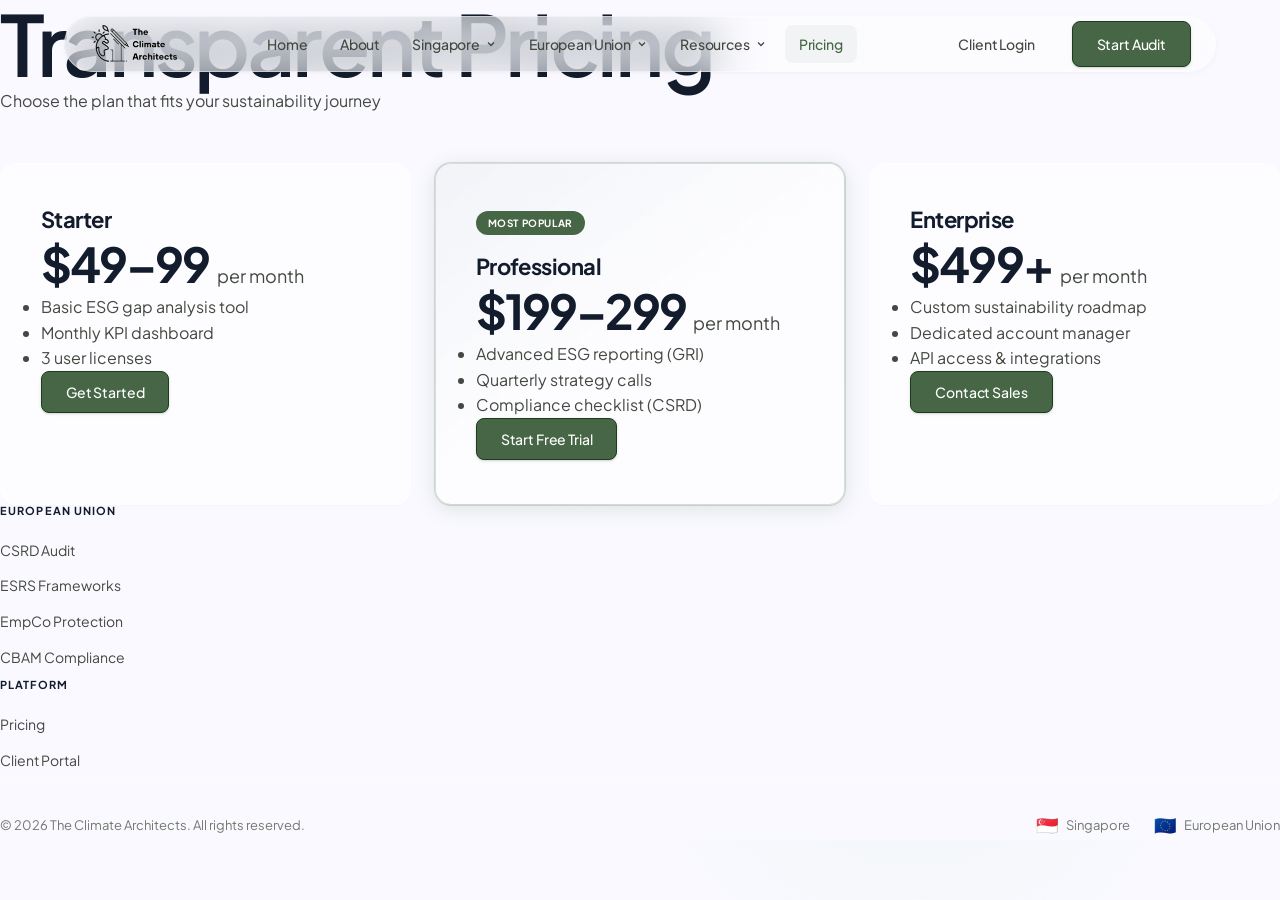
<file: public/pricing.html>
<!DOCTYPE html>
<html lang="en">
<head>
    <meta charset="UTF-8">
    <meta name="viewport" content="width=device-width, initial-scale=1.0">
    <title>Pricing | The Climate Architects</title>
    <link rel="stylesheet" href="css/theme.css?v=4.2">
    
</head>
<body>

<div id="canvas-container"></div>

<nav id="navbar">
    <div class="nav-container">
        <a href="index.html" class="logo"><img src="logo.png?v=4.2" alt="The Climate Architects Logo"></a>
        <ul class="nav-links">
            <li><a href="index.html">Home</a></li>
            <li><a href="index.html#about">About</a></li>
            
            <li>
                <button class="nav-parent">
                    Singapore <svg width="12" height="12" viewBox="0 0 24 24" fill="none" stroke="currentColor" stroke-width="2.5"><polyline points="6 9 12 15 18 9"/></svg>
                </button>
                <div class="nav-dropdown">
                    <div class="dropdown-section-label">Singapore Services</div>
                    <a href="audit.html" >ESG Readiness Audit <span class="dd-market sg">SG</span></a>
                    <a href="frameworks.html" >ESG Frameworks <span class="dd-market sg">SG</span></a>
                    <a href="protection.html" >Greenwashing Protection <span class="dd-market sg">SG</span></a>
                </div>
            </li>

            <li>
                <button class="nav-parent">
                    European Union <svg width="12" height="12" viewBox="0 0 24 24" fill="none" stroke="currentColor" stroke-width="2.5"><polyline points="6 9 12 15 18 9"/></svg>
                </button>
                <div class="nav-dropdown">
                    <div class="dropdown-section-label">EU Services</div>
                    <a href="eu-audit.html">CSRD Gap Analysis <span class="dd-market eu">EU</span></a>
                    <a href="eu-frameworks.html">ESRS Frameworks <span class="dd-market eu">EU</span></a>
                    <a href="eu-protection.html">Greenwashing (EmpCo) <span class="dd-market eu">EU</span></a>
                    <a href="eu-cbam.html">CBAM Compliance <span class="dd-market eu">EU</span></a>
                </div>
            </li>
            
            <li>
                <button class="nav-parent">Resources <svg width="12" height="12" viewBox="0 0 24 24" fill="none" stroke="currentColor" stroke-width="2.5"><polyline points="6 9 12 15 18 9"/></svg></button>
                <div class="nav-dropdown">
                    <div class="dropdown-section-label">Knowledge Hub</div>
                    <a href="index.html#decarb-lab">Decarbonisation Lab</a>
                    <a href="resources.html">Templates Library</a>
                </div>
            </li>

            <li><a href="pricing.html" class="active">Pricing</a></li>
        </ul>
        <div class="nav-cta">
            
            <a href="dashboard.html" class="btn btn-ghost-login">Client Login</a>
            <a href="dashboard.html" class="btn btn-primary">Start Audit</a>
        </div>
        <button
          id="nav-hamburger-btn"
          class="nav-hamburger"
          aria-label="Open navigation menu"
          aria-expanded="false"
          aria-controls="nav-mobile-drawer"
        >
          <span class="bar" aria-hidden="true"></span>
          <span class="bar" aria-hidden="true"></span>
          <span class="bar" aria-hidden="true"></span>
        </button>
        
    </div>
</nav>

<main class="pricing-main">
  <div class="pricing-header">
    <h1>Transparent Pricing</h1>
    <p>Choose the plan that fits your sustainability journey</p>
  </div>
  <div class="pricing-grid">

    <div class="pricing-card">
      <h3>Starter</h3>
      <div class="pricing-amount">$49–99 <span>per month</span></div>
      <ul>
        <li>Basic ESG gap analysis tool</li>
        <li>Monthly KPI dashboard</li>
        <li>3 user licenses</li>
      </ul>
      <button class="btn btn-primary" onclick="openModal('bookCall')">Get Started</button>
    </div>

    <div class="pricing-card featured">
      <div class="pricing-badge">Most Popular</div>
      <h3>Professional</h3>
      <div class="pricing-amount">$199–299 <span>per month</span></div>
      <ul>
        <li>Advanced ESG reporting (GRI)</li>
        <li>Quarterly strategy calls</li>
        <li>Compliance checklist (CSRD)</li>
      </ul>
      <button class="btn btn-primary" onclick="openModal('bookCall')">Start Free Trial</button>
    </div>

    <div class="pricing-card">
      <h3>Enterprise</h3>
      <div class="pricing-amount">$499+ <span>per month</span></div>
      <ul>
        <li>Custom sustainability roadmap</li>
        <li>Dedicated account manager</li>
        <li>API access & integrations</li>
      </ul>
      <button class="btn btn-primary" onclick="openModal('bookCall')">Contact Sales</button>
    </div>

  </div>
</main>

        <div class="footer-section">
            <h3>European Union</h3>
            <ul class="footer-links">
                <li><a href="eu-audit.html">CSRD Audit</a></li>
                <li><a href="eu-frameworks.html">ESRS Frameworks</a></li>
                <li><a href="eu-protection.html">EmpCo Protection</a></li>
                <li><a href="eu-cbam.html">CBAM Compliance</a></li>
            </ul>
        </div>
        <div class="footer-section">
            <h3>Platform</h3>
            <ul class="footer-links">
                <li><a href="pricing.html">Pricing</a></li>
                <li><a href="dashboard.html">Client Portal</a></li>
            </ul>
        </div>
    </div>
    <div class="footer-bottom">
        <span>&copy; 2026 The Climate Architects. All rights reserved.</span>
        <span style="display:flex;gap:24px;align-items:center;">
            <span style="display:flex;align-items:center;gap:8px;"><span style="font-size:18px;">🇸🇬</span> Singapore</span>
            <span style="display:flex;align-items:center;gap:8px;"><span style="font-size:18px;">🇪🇺</span> European Union</span>
        </span>
    </div>
</footer>
<script src="js/main.js?v=3.1"></script>


<div
  id="nav-mobile-drawer"
  class="nav-mobile-drawer"
  role="dialog"
  aria-modal="false"
  aria-label="Navigation menu"
>

  <span class="mob-section-title">Singapore</span>
  <a href="audit.html" class="mob-nav-link">
    ESG Readiness Audit
    <span class="dd-chip sg">SG</span>
  </a>
  <a href="frameworks.html" class="mob-nav-link">
    ESG Frameworks
    <span class="dd-chip sg">SG</span>
  </a>
  <a href="protection.html" class="mob-nav-link">
    Greenwashing Protection
    <span class="dd-chip sg">SG</span>
  </a>

  <div class="mob-divider"></div>

  <span class="mob-section-title">European Union</span>
  <a href="eu-audit.html" class="mob-nav-link">
    CSRD Gap Analysis
    <span class="dd-chip eu">EU</span>
  </a>
  <a href="eu-frameworks.html" class="mob-nav-link">
    ESRS Frameworks
    <span class="dd-chip eu">EU</span>
  </a>
  <a href="eu-protection.html" class="mob-nav-link">
    Greenwashing (EmpCo)
    <span class="dd-chip eu">EU</span>
  </a>
  <a href="eu-cbam.html" class="mob-nav-link">
    CBAM Compliance
    <span class="dd-chip eu">EU</span>
  </a>

  <div class="mob-divider"></div>

  <a href="pricing.html" class="mob-nav-link">Pricing</a>

  <div class="mob-cta-group">
    <a href="dashboard.html" class="btn btn-secondary">
      Client Login
    </a>
    <button
      class="btn btn-primary"
      onclick="openModal('bookCall'); 
               document.getElementById('nav-mobile-drawer')
                 .classList.remove('is-open');
               document.getElementById('nav-hamburger-btn')
                 .setAttribute('aria-expanded','false');
               document.body.classList.remove('modal-open');"
    >
      Book a Call
    </button>
  </div>

</div>

<div
  id="bookCallModal"
  class="modal-overlay"
  role="dialog"
  aria-modal="true"
  aria-labelledby="modal-book-title"
  aria-hidden="true"
>
  <div class="modal-box">
    <div class="modal-head">
      <div>
        <h2 id="modal-book-title">Book a Discovery Call</h2>
        <p>30 minutes &middot; Free &middot; No obligation</p>
      </div>
      <button
        class="modal-close"
        onclick="closeModal('bookCall')"
        aria-label="Close dialog"
      >&#x2715;</button>
    </div>
    <div class="modal-body">
      <div class="form-group">
        <label for="mc-name">Full name</label>
        <input
          type="text"
          id="mc-name"
          name="name"
          placeholder="Your name"
          autocomplete="name"
          required
        >
      </div>
      <div class="form-group">
        <label for="mc-email">Work email</label>
        <input
          type="email"
          id="mc-email"
          name="email"
          placeholder="you@company.com"
          autocomplete="email"
          required
        >
      </div>
      <div class="form-group">
        <label for="mc-company">Company</label>
        <input
          type="text"
          id="mc-company"
          name="company"
          placeholder="Company name"
          autocomplete="organization"
        >
      </div>
      <div class="form-group">
        <label for="mc-topic">What would you like to discuss?</label>
        <select id="mc-topic" name="topic">
          <option value="">Select a topic</option>
          <option value="scope3">Scope 3 Carbon Compliance</option>
          <option value="esg-audit">ESG Readiness Audit</option>
          <option value="csrd">CSRD / EU Compliance</option>
          <option value="greenwashing">Greenwashing Protection</option>
          <option value="general">General Enquiry</option>
        </select>
      </div>
      <button
        id="mc-submit"
        class="modal-submit-btn"
        onclick="submitBookCall()"
      >
        Request a Call
      </button>
    </div>
  </div>
</div>

<script src="js/modal.js"></script>
<script src="js/mobile-nav.js"></script>
</body>
</html>
</file>
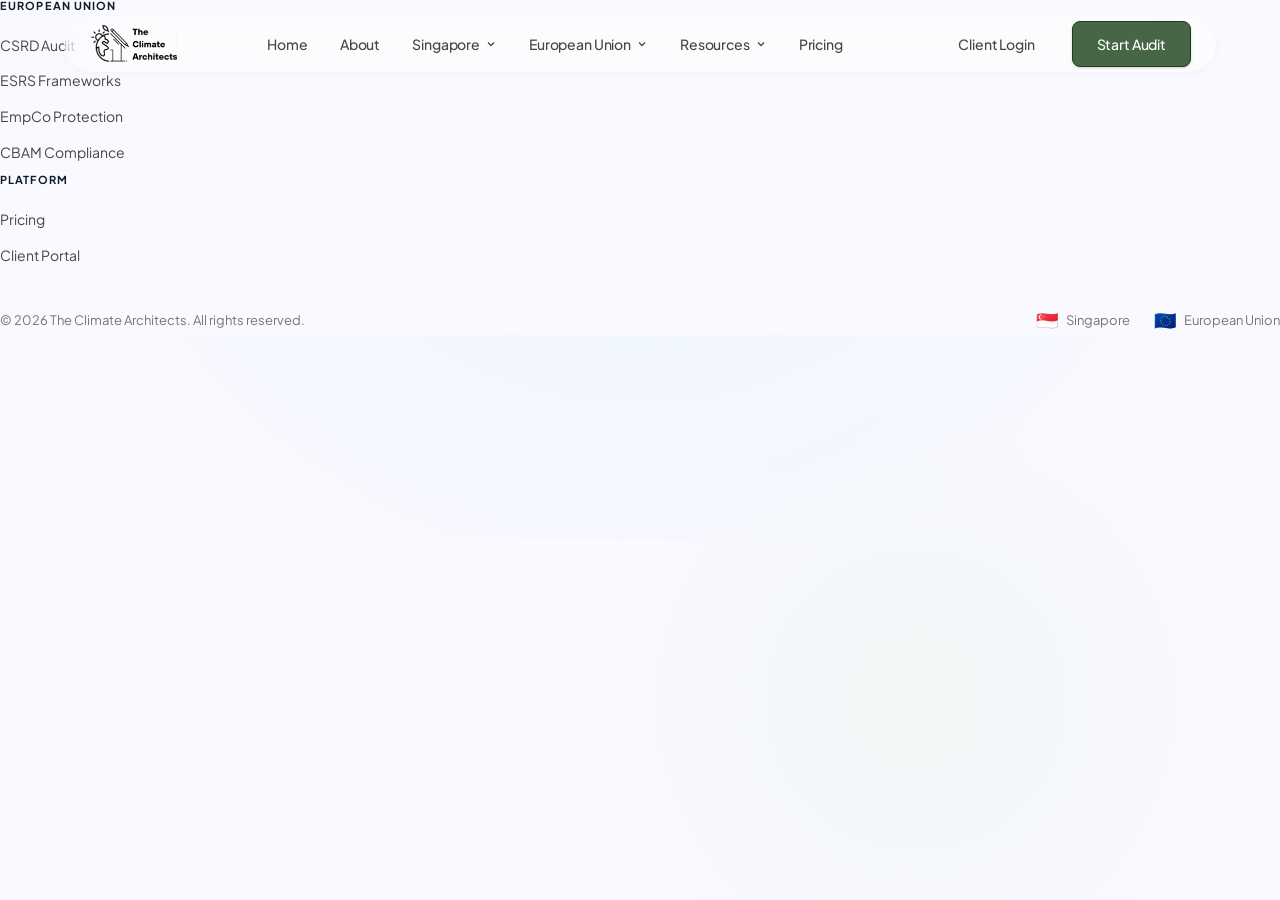
<file: public/protection.html>
<!DOCTYPE html>
<html lang="en">
<head>
    <meta charset="UTF-8">
    <meta name="viewport" content="width=device-width, initial-scale=1.0">
    <title>Greenwashing Protection | The Climate Architects</title>
    <link rel="stylesheet" href="css/theme.css?v=4.2">
    
</head>
<body>

<div id="canvas-container"></div>

<nav id="navbar">
    <div class="nav-container">
        <a href="index.html" class="logo"><img src="logo.png?v=4.2" alt="The Climate Architects Logo"></a>
        <ul class="nav-links">
            <li><a href="index.html">Home</a></li>
            <li><a href="index.html#about">About</a></li>
            
            <li>
                <button class="nav-parent">
                    Singapore <svg width="12" height="12" viewBox="0 0 24 24" fill="none" stroke="currentColor" stroke-width="2.5"><polyline points="6 9 12 15 18 9"/></svg>
                </button>
                <div class="nav-dropdown">
                    <div class="dropdown-section-label">Singapore Services</div>
                    <a href="audit.html" >ESG Readiness Audit <span class="dd-market sg">SG</span></a>
                    <a href="frameworks.html" >ESG Frameworks <span class="dd-market sg">SG</span></a>
                    <a href="protection.html" class="active">Greenwashing Protection <span class="dd-market sg">SG</span></a>
                </div>
            </li>

            <li>
                <button class="nav-parent">
                    European Union <svg width="12" height="12" viewBox="0 0 24 24" fill="none" stroke="currentColor" stroke-width="2.5"><polyline points="6 9 12 15 18 9"/></svg>
                </button>
                <div class="nav-dropdown">
                    <div class="dropdown-section-label">EU Services</div>
                    <a href="eu-audit.html">CSRD Gap Analysis <span class="dd-market eu">EU</span></a>
                    <a href="eu-frameworks.html">ESRS Frameworks <span class="dd-market eu">EU</span></a>
                    <a href="eu-protection.html">Greenwashing (EmpCo) <span class="dd-market eu">EU</span></a>
                    <a href="eu-cbam.html">CBAM Compliance <span class="dd-market eu">EU</span></a>
                </div>
            </li>
            
            <li>
                <button class="nav-parent">Resources <svg width="12" height="12" viewBox="0 0 24 24" fill="none" stroke="currentColor" stroke-width="2.5"><polyline points="6 9 12 15 18 9"/></svg></button>
                <div class="nav-dropdown">
                    <div class="dropdown-section-label">Knowledge Hub</div>
                    <a href="index.html#decarb-lab">Decarbonisation Lab</a>
                    <a href="resources.html">Templates Library</a>
                </div>
            </li>

            <li><a href="pricing.html" >Pricing</a></li>
        </ul>
        <div class="nav-cta">
            
            <a href="dashboard.html" class="btn btn-ghost-login">Client Login</a>
            <a href="dashboard.html" class="btn btn-primary">Start Audit</a>
        </div>
        <button
          id="nav-hamburger-btn"
          class="nav-hamburger"
          aria-label="Open navigation menu"
          aria-expanded="false"
          aria-controls="nav-mobile-drawer"
        >
          <span class="bar" aria-hidden="true"></span>
          <span class="bar" aria-hidden="true"></span>
          <span class="bar" aria-hidden="true"></span>
        </button>
        
    </div>
</nav>


        <div class="footer-section">
            <h3>European Union</h3>
            <ul class="footer-links">
                <li><a href="eu-audit.html">CSRD Audit</a></li>
                <li><a href="eu-frameworks.html">ESRS Frameworks</a></li>
                <li><a href="eu-protection.html">EmpCo Protection</a></li>
                <li><a href="eu-cbam.html">CBAM Compliance</a></li>
            </ul>
        </div>
        <div class="footer-section">
            <h3>Platform</h3>
            <ul class="footer-links">
                <li><a href="pricing.html">Pricing</a></li>
                <li><a href="dashboard.html">Client Portal</a></li>
            </ul>
        </div>
    </div>
    <div class="footer-bottom">
        <span>&copy; 2026 The Climate Architects. All rights reserved.</span>
        <span style="display:flex;gap:24px;align-items:center;">
            <span style="display:flex;align-items:center;gap:8px;"><span style="font-size:18px;">🇸🇬</span> Singapore</span>
            <span style="display:flex;align-items:center;gap:8px;"><span style="font-size:18px;">🇪🇺</span> European Union</span>
        </span>
    </div>
</footer>
<script src="js/main.js?v=3.1"></script>


<div
  id="nav-mobile-drawer"
  class="nav-mobile-drawer"
  role="dialog"
  aria-modal="false"
  aria-label="Navigation menu"
>

  <span class="mob-section-title">Singapore</span>
  <a href="audit.html" class="mob-nav-link">
    ESG Readiness Audit
    <span class="dd-chip sg">SG</span>
  </a>
  <a href="frameworks.html" class="mob-nav-link">
    ESG Frameworks
    <span class="dd-chip sg">SG</span>
  </a>
  <a href="protection.html" class="mob-nav-link">
    Greenwashing Protection
    <span class="dd-chip sg">SG</span>
  </a>

  <div class="mob-divider"></div>

  <span class="mob-section-title">European Union</span>
  <a href="eu-audit.html" class="mob-nav-link">
    CSRD Gap Analysis
    <span class="dd-chip eu">EU</span>
  </a>
  <a href="eu-frameworks.html" class="mob-nav-link">
    ESRS Frameworks
    <span class="dd-chip eu">EU</span>
  </a>
  <a href="eu-protection.html" class="mob-nav-link">
    Greenwashing (EmpCo)
    <span class="dd-chip eu">EU</span>
  </a>
  <a href="eu-cbam.html" class="mob-nav-link">
    CBAM Compliance
    <span class="dd-chip eu">EU</span>
  </a>

  <div class="mob-divider"></div>

  <a href="pricing.html" class="mob-nav-link">Pricing</a>

  <div class="mob-cta-group">
    <a href="dashboard.html" class="btn btn-secondary">
      Client Login
    </a>
    <button
      class="btn btn-primary"
      onclick="openModal('bookCall'); 
               document.getElementById('nav-mobile-drawer')
                 .classList.remove('is-open');
               document.getElementById('nav-hamburger-btn')
                 .setAttribute('aria-expanded','false');
               document.body.classList.remove('modal-open');"
    >
      Book a Call
    </button>
  </div>

</div>

<div
  id="bookCallModal"
  class="modal-overlay"
  role="dialog"
  aria-modal="true"
  aria-labelledby="modal-book-title"
  aria-hidden="true"
>
  <div class="modal-box">
    <div class="modal-head">
      <div>
        <h2 id="modal-book-title">Book a Discovery Call</h2>
        <p>30 minutes &middot; Free &middot; No obligation</p>
      </div>
      <button
        class="modal-close"
        onclick="closeModal('bookCall')"
        aria-label="Close dialog"
      >&#x2715;</button>
    </div>
    <div class="modal-body">
      <div class="form-group">
        <label for="mc-name">Full name</label>
        <input
          type="text"
          id="mc-name"
          name="name"
          placeholder="Your name"
          autocomplete="name"
          required
        >
      </div>
      <div class="form-group">
        <label for="mc-email">Work email</label>
        <input
          type="email"
          id="mc-email"
          name="email"
          placeholder="you@company.com"
          autocomplete="email"
          required
        >
      </div>
      <div class="form-group">
        <label for="mc-company">Company</label>
        <input
          type="text"
          id="mc-company"
          name="company"
          placeholder="Company name"
          autocomplete="organization"
        >
      </div>
      <div class="form-group">
        <label for="mc-topic">What would you like to discuss?</label>
        <select id="mc-topic" name="topic">
          <option value="">Select a topic</option>
          <option value="scope3">Scope 3 Carbon Compliance</option>
          <option value="esg-audit">ESG Readiness Audit</option>
          <option value="csrd">CSRD / EU Compliance</option>
          <option value="greenwashing">Greenwashing Protection</option>
          <option value="general">General Enquiry</option>
        </select>
      </div>
      <button
        id="mc-submit"
        class="modal-submit-btn"
        onclick="submitBookCall()"
      >
        Request a Call
      </button>
    </div>
  </div>
</div>

<script src="js/modal.js"></script>
<script src="js/mobile-nav.js"></script>
</body>
</html>
</file>
<file: public/css/theme.css>
/* ═══════════════════════════════════════════════════════════
   THE CLIMATE ARCHITECTS — DESIGN SYSTEM
   Inspired by: Climate Architect Pro (Stitch Horizon Remix)
   Version: 4.0 — Premium Remix
   ═══════════════════════════════════════════════════════════ */

@import url('https://fonts.googleapis.com/css2?family=Inter:wght@300;400;500;600;700&family=Plus+Jakarta+Sans:wght@300;400;500;600;700;800&display=swap');

/* ─────────────────────────────────────────
   1. DESIGN TOKENS
   ───────────────────────────────────────── */
:root {
    /* Primary Accent — Forest Green from Stitch Remix */
    --color-primary:          #476645;
    --color-primary-hover:    #304e2f;
    --color-primary-dark:     #223921;
    --color-primary-tint:     rgba(71, 102, 69, 0.06);
    --color-primary-tint2:    rgba(71, 102, 69, 0.12);
    --color-primary-border:   rgba(71, 102, 69, 0.20);
    --color-primary-glow:     rgba(71, 102, 69, 0.15);

    /* Surface Scale — Stitch Remix cool white/blue */
    --color-bg:               #f9f9ff;   /* surface — cool paper */
    --color-bg-subtle:        #f0f3ff;   /* surface-container-low */
    --color-bg-muted:         #e7eeff;   /* surface-container */
    --color-bg-card:          rgba(255, 255, 255, 0.65); /* glass card base */
    --color-bg-panel:         #f0f3ff;   /* legacy alias */
    --color-bg-white:         #FFFFFF;
    --color-bg-cream:         #f9f9ff;
    --color-bg-panel2:        #e7eeff;

    /* Borders — Glass Edge */
    --color-border:           rgba(255, 255, 255, 0.4);
    --color-border-hover:     rgba(255, 255, 255, 0.6);
    --color-border-light:     rgba(255, 255, 255, 0.3);

    /* Text Scale */
    --color-text:             #121c2c;   /* on-surface — high-contrast slate dark */
    --color-text-dark:        #121c2c;   /* legacy alias */
    --color-text-mid:         #434840;   /* on-surface-variant — soft charcoal body */
    --color-text-muted:       #737970;   /* outline */
    --color-text-light:       #939990;

    /* Fonts */
    --font-sans: 'Plus Jakarta Sans', 'Inter', sans-serif;
    --font-display: 'Plus Jakarta Sans', 'Inter', sans-serif;
    --font-mono: 'JetBrains Mono', 'Fira Code', monospace;

    /* Radius — Stitch Remix */
    --radius-sm:   4px;
    --radius-md:   8px;
    --radius-base: 12px;
    --radius-lg:   12px;
    --radius-xl:   16px;
    --radius-2xl:  16px;
    --radius-3xl:  24px;
    --radius-full: 9999px;

    /* Shadows — tonal, extremely soft */
    --shadow-xs:   0 1px 2px rgba(18, 28, 44, 0.02);
    --shadow-sm:   0 2px 8px rgba(18, 28, 44, 0.03), 0 1px 2px rgba(18, 28, 44, 0.01);
    --shadow-md:   0 8px 24px rgba(18, 28, 44, 0.04), 0 2px 8px rgba(18, 28, 44, 0.02);
    --shadow-lg:   0 20px 48px rgba(18, 28, 44, 0.05), 0 4px 16px rgba(18, 28, 44, 0.02);
    --shadow-xl:   0 32px 80px rgba(18, 28, 44, 0.06), 0 8px 32px rgba(18, 28, 44, 0.03);
    --shadow-glow: 0 0 0 1px rgba(71, 102, 69, 0.2), 0 4px 20px var(--color-primary-glow);

    /* Easing */
    --ease-out:    cubic-bezier(0.16, 1, 0.3, 1);
    --ease-spring: cubic-bezier(0.34, 1.56, 0.64, 1);
    --ease-in-out: cubic-bezier(0.4, 0, 0.2, 1);
    --transition-premium: cubic-bezier(0.16, 1, 0.3, 1);
    --transition-spring:  cubic-bezier(0.34, 1.56, 0.64, 1);

    /* Spacing Scale */
    --space-1: 4px;   --space-2: 8px;    --space-3: 12px;  --space-4: 16px;
    --space-5: 20px;  --space-6: 24px;   --space-8: 32px;  --space-10: 40px;
    --space-12: 48px; --space-16: 64px;  --space-20: 80px; --space-24: 96px;
    --space-32: 128px; --space-40: 160px;

    /* Legacy sage aliases */
    --color-primary-sage:         #476645;
    --color-primary-sage-hover:   #304e2f;
    --color-primary-sage-tint:    rgba(71, 102, 69, 0.06);
    --color-primary-sage-glow:    rgba(71, 102, 69, 0.15);
}

/* ─────────────────────────────────────────
   2. BASE RESET
   ───────────────────────────────────────── */
*, *::before, *::after {
    margin: 0;
    padding: 0;
    box-sizing: border-box;
}

html {
    scroll-behavior: smooth;
    -webkit-text-size-adjust: 100%;
    background: var(--color-bg);
}

body {
    font-family: var(--font-sans);
    font-size: 16px;
    line-height: 1.6;
    color: var(--color-text-mid);
    background: var(--color-bg);
    -webkit-font-smoothing: antialiased;
    -moz-osx-font-smoothing: grayscale;
    overflow-x: hidden;
    position: relative;
}

body::before {
    content: '';
    position: fixed;
    top: 0;
    left: 10%;
    width: 80%;
    height: 60vh;
    background: radial-gradient(circle at 50% 0%, rgba(224, 242, 254, 0.7) 0%, rgba(249, 249, 255, 0) 80%);
    pointer-events: none;
    z-index: -1;
}

body::after {
    content: '';
    position: fixed;
    bottom: -100px;
    right: 5%;
    width: 600px;
    height: 600px;
    background: radial-gradient(circle, rgba(200, 236, 194, 0.15) 0%, rgba(249, 249, 255, 0) 70%);
    pointer-events: none;
    z-index: -1;
    border-radius: 50%;
}

img, svg { display: block; max-width: 100%; }
button { cursor: pointer; font-family: inherit; }
a { text-decoration: none; color: inherit; }

/* ─────────────────────────────────────────
   3. TYPOGRAPHY — Auralis Scale
   ───────────────────────────────────────── */
h1, h2, h3, h4, h5, h6 {
    font-family: var(--font-display);
    color: var(--color-text);
    font-weight: 600;
    line-height: 1.08;
    letter-spacing: -0.03em;
}

h1 { font-size: clamp(48px, 7vw, 84px);  letter-spacing: -0.04em; font-weight: 600; line-height: 1.04; }
h2 { font-size: clamp(32px, 5vw, 56px);  letter-spacing: -0.035em; line-height: 1.08; }
h3 { font-size: clamp(20px, 2.5vw, 28px); letter-spacing: -0.025em; }
h4 { font-size: 20px; letter-spacing: -0.02em; }
h5 { font-size: 16px; letter-spacing: -0.01em; font-weight: 600; }

p { line-height: 1.75; color: var(--color-text-mid); }

/* ─────────────────────────────────────────
   4. LAYOUT
   ───────────────────────────────────────── */
.section-container {
    max-width: 1280px;
    margin: 0 auto;
    padding: 120px 40px;
}

.section-header {
    margin-bottom: 72px;
    max-width: 640px;
}

.section-header.centered {
    text-align: center;
    margin-left: auto;
    margin-right: auto;
}

/* Section Eyebrow Label */
.section-eyebrow {
    display: inline-flex;
    align-items: center;
    gap: 8px;
    background: var(--color-primary-tint);
    border: 1px solid var(--color-primary-border);
    color: var(--color-primary);
    padding: 5px 14px;
    border-radius: var(--radius-full);
    font-size: 11px;
    font-weight: 600;
    text-transform: uppercase;
    letter-spacing: 0.10em;
    margin-bottom: 20px;
}

.section-title {
    color: var(--color-text);
    margin-bottom: 16px;
}

.section-subtitle {
    font-size: 18px;
    line-height: 1.75;
    color: var(--color-text-mid);
    max-width: 560px;
}

/* ─────────────────────────────────────────
   5. NAVIGATION
   ───────────────────────────────────────── */
#navbar,
.navbar {
    position: fixed;
    top: 16px;
    left: 5%;
    right: 5%;
    width: 90%;
    max-width: 1200px;
    margin: 0 auto;
    z-index: 1000;
    background: rgba(255, 255, 255, 0.45);
    backdrop-filter: blur(24px) saturate(140%);
    -webkit-backdrop-filter: blur(24px) saturate(140%);
    border: 1px solid rgba(255, 255, 255, 0.45);
    border-radius: var(--radius-full);
    transition: all 0.4s var(--ease-out);
    box-shadow: var(--shadow-sm);
    height: 56px;
}

#navbar.scrolled,
.navbar.scrolled {
    top: 8px;
    background: rgba(255, 255, 255, 0.80);
    box-shadow: var(--shadow-md);
    border-color: rgba(255, 255, 255, 0.60);
}

.nav-container,
.nav-inner {
    padding: 0 24px;
    height: 100%;
    display: flex;
    align-items: center;
    justify-content: space-between;
    gap: 24px;
}

.logo img {
    height: 38px;
    width: auto;
    max-width: 180px;
    background: transparent !important;
    mix-blend-mode: multiply;
    transition: opacity 0.3s ease;
    display: block;
}

.nav-logo img {
    height: 32px;
    width: auto;
    mix-blend-mode: multiply;
}

.logo {
    background: transparent;
    display: flex;
    align-items: center;
    text-decoration: none;
    mix-blend-mode: multiply;
}

.footer-logo {
    mix-blend-mode: multiply;
    display: inline-block;
}

img[alt="The Climate Architects"],
img[alt="The Climate Architects Logo"],
img[alt="TCA"] {
    background: transparent !important;
    mix-blend-mode: multiply;
}

.sidebar img,
.overview-hero img,
.fab-btn img,
img[style*="invert"] {
    mix-blend-mode: screen !important;
}

.nav-links {
    display: flex;
    align-items: center;
    gap: 4px;
    list-style: none;
}

.nav-links li {
    position: relative;
}

.nav-links a,
.nav-links button,
.nav-parent {
    color: var(--color-text-mid);
    font-size: 14px;
    font-weight: 500;
    padding: 8px 14px;
    border-radius: var(--radius-md);
    background: none;
    border: none;
    transition: all 0.18s var(--ease-out);
    display: flex;
    align-items: center;
    gap: 5px;
    letter-spacing: -0.01em;
    cursor: pointer;
    font-family: inherit;
}

.nav-links a:hover,
.nav-parent:hover,
.nav-links button:hover {
    color: var(--color-text);
    background: var(--color-bg-subtle);
}

.nav-links a.active,
.nav-links button.active,
.nav-parent.active {
    color: var(--color-primary);
    background: var(--color-primary-tint);
}

.nav-cta,
.nav-actions {
    display: flex;
    align-items: center;
    gap: 12px;
}

.btn-ghost-login,
.nav-login {
    font-size: 14px;
    font-weight: 500;
    color: var(--color-text-mid);
    padding: 8px 14px;
    border-radius: var(--radius-md);
    transition: all 0.18s ease;
    background: transparent;
    border: none;
    cursor: pointer;
}

.btn-ghost-login:hover,
.nav-login:hover {
    color: var(--color-text);
    background: var(--color-bg-subtle);
}

/* Dropdown styling */
.nav-dropdown {
    position: absolute;
    top: calc(100% + 8px);
    left: 50%;
    transform: translateX(-50%) translateY(-8px);
    background: var(--color-bg-card);
    border: 1px solid var(--color-border);
    border-radius: var(--radius-xl);
    padding: 8px;
    min-width: 235px;
    box-shadow: var(--shadow-lg);
    opacity: 0;
    pointer-events: none;
    transition: all 0.22s var(--ease-out);
    z-index: 100;
    display: flex;
    flex-direction: column;
    gap: 2px;
    text-align: left;
}

.nav-links li:hover .nav-dropdown,
.nav-links li.open .nav-dropdown {
    opacity: 1;
    pointer-events: all;
    transform: translateX(-50%) translateY(0);
}

.nav-dropdown a {
    display: block;
    padding: 10px 14px;
    font-size: 13.5px;
    color: var(--color-text-mid);
    border-radius: var(--radius-md);
    transition: all 0.15s ease;
    font-weight: 500;
    text-align: left;
}

.nav-dropdown a:hover {
    color: var(--color-text);
    background: var(--color-bg-subtle);
}

.dropdown-section-label {
    font-size: 10px;
    font-weight: 700;
    text-transform: uppercase;
    letter-spacing: 0.08em;
    color: var(--color-text-muted);
    padding: 6px 14px 4px;
    text-align: left;
}

.dd-market {
    float: right;
    font-size: 9px;
    font-weight: 700;
    padding: 2px 6px;
    border-radius: 4px;
    text-transform: uppercase;
    margin-left: 8px;
    letter-spacing: 0.02em;
    display: inline-block;
}

.dd-market.sg {
    background: var(--color-primary-tint);
    color: var(--color-primary);
    border: 1px solid var(--color-primary-border);
}

.dd-market.eu {
    background: var(--color-bg-muted);
    color: var(--color-text-mid);
    border: 1px solid var(--color-border);
}

/* ─────────────────────────────────────────
   6. BUTTONS
   ───────────────────────────────────────── */
.btn {
    display: inline-flex;
    align-items: center;
    justify-content: center;
    gap: 8px;
    padding: 11px 24px;
    font-family: var(--font-sans);
    font-size: 14px;
    font-weight: 500;
    letter-spacing: -0.01em;
    border-radius: var(--radius-md);
    border: 1px solid transparent;
    cursor: pointer;
    text-decoration: none;
    transition: all 0.2s var(--ease-out);
    white-space: nowrap;
    position: relative;
    overflow: hidden;
}

.btn-primary {
    background: var(--color-primary);
    color: #FFFFFF;
    border-color: var(--color-primary-dark);
    box-shadow: 0 1px 3px rgba(122, 155, 118, 0.3), 0 1px 1px rgba(0,0,0,0.05);
}

.btn-primary:hover {
    background: var(--color-primary-hover);
    border-color: var(--color-primary-dark);
    transform: translateY(-1px);
    box-shadow: 0 4px 16px rgba(122, 155, 118, 0.25), 0 2px 4px rgba(0,0,0,0.06);
}

.btn-primary:active {
    transform: translateY(0);
    box-shadow: 0 1px 3px rgba(122, 155, 118, 0.2);
}

.btn-secondary {
    background: var(--color-bg-card);
    color: var(--color-text);
    border-color: var(--color-border);
    box-shadow: var(--shadow-xs);
}

.btn-secondary:hover {
    background: var(--color-bg-subtle);
    border-color: var(--color-border-hover);
    transform: translateY(-1px);
    box-shadow: var(--shadow-sm);
}

.btn-outline {
    background: transparent;
    color: var(--color-text);
    border-color: var(--color-border);
}

.btn-outline:hover {
    background: var(--color-bg-subtle);
    border-color: var(--color-border-hover);
    transform: translateY(-1px);
}

.btn-ghost {
    background: transparent;
    color: var(--color-text-mid);
    border-color: transparent;
    padding: 8px 14px;
}

.btn-ghost:hover {
    background: var(--color-bg-subtle);
    color: var(--color-text);
}

.btn-lg {
    padding: 14px 32px;
    font-size: 15px;
    font-weight: 600;
    letter-spacing: -0.015em;
}

.btn-sm {
    padding: 7px 14px;
    font-size: 13px;
}

/* ─────────────────────────────────────────
   7. CARDS & GLASS PANELS
   ───────────────────────────────────────── */
.card,
.card-panel,
.value-card,
.action-grid,
.chamber-card,
.sme-box,
.testimonial-modern,
.modal-box {
    backdrop-filter: blur(24px) saturate(120%);
    -webkit-backdrop-filter: blur(24px) saturate(120%);
}

.card {
    background: var(--color-bg-card);
    border: 1px solid var(--color-border);
    border-radius: var(--radius-2xl);
    padding: 40px;
    transition: all 0.25s var(--ease-out);
    box-shadow: var(--shadow-xs);
}

.card:hover {
    border-color: var(--color-border-hover);
    box-shadow: var(--shadow-md);
    transform: translateY(-3px);
}

.card-panel {
    background: var(--color-bg-subtle);
    border: 1px solid var(--color-border);
    border-radius: var(--radius-2xl);
    padding: 40px;
}

/* ─────────────────────────────────────────
   8. HERO SECTION
   ───────────────────────────────────────── */
.hero-section {
    min-height: 100vh;
    display: flex;
    align-items: center;
    position: relative;
    overflow: hidden;
    background: var(--color-bg);
}

/* Dot grid background */
#canvas-container {
    position: absolute;
    inset: 0;
    pointer-events: none;
    z-index: 0;
    overflow: hidden;
}

/* Static CSS fallback dot grid */
.canvas-container-fallback {
    background-image: radial-gradient(circle, rgba(122,155,118,0.12) 1px, transparent 1px);
    background-size: 28px 28px;
}

/* Hero layout */
.hero {
    min-height: 100vh;
    display: flex;
    align-items: center;
    padding: 140px 40px 100px;
    position: relative;
    z-index: 10;
    overflow: hidden;
}

/* Organic Codex sky blue/purple glow backdrop */
.hero::before {
    content: '';
    position: absolute;
    top: -20%;
    left: -10%;
    width: 120%;
    height: 140%;
    background: 
        radial-gradient(circle at 15% 20%, rgba(186, 230, 253, 0.75) 0%, transparent 50%),
        radial-gradient(circle at 85% 15%, rgba(196, 181, 253, 0.55) 0%, transparent 60%),
        radial-gradient(circle at 50% -10%, rgba(224, 242, 254, 0.95) 0%, transparent 70%),
        radial-gradient(circle at 60% 60%, rgba(238, 242, 255, 0.8) 0%, transparent 50%);
    filter: blur(100px);
    z-index: -1;
    pointer-events: none;
    animation: slow-glow-movement 20s ease-in-out infinite alternate;
}

@keyframes slow-glow-movement {
    0% { transform: scale(1) translate(0, 0); }
    100% { transform: scale(1.05) translate(1%, 1%); }
}

.hero-container {
    max-width: 1280px;
    margin: 0 auto;
    width: 100%;
    display: grid;
    grid-template-columns: 1fr 1fr;
    gap: 80px;
    align-items: center;
    position: relative;
    z-index: 2;
}

.hero-content-box { max-width: 640px; }

.hero-eyebrow {
    display: inline-flex;
    align-items: center;
    gap: 8px;
    background: var(--color-primary-tint);
    border: 1px solid var(--color-primary-border);
    color: var(--color-primary);
    padding: 5px 14px;
    border-radius: var(--radius-full);
    font-size: 11px;
    font-weight: 600;
    text-transform: uppercase;
    letter-spacing: 0.10em;
    margin-bottom: 28px;
    animation: fadeInDown 0.7s var(--ease-out) 0.1s both;
}

.hero-eyebrow-dot {
    width: 5px;
    height: 5px;
    background: var(--color-primary);
    border-radius: 50%;
    animation: pulse-dot 2s ease infinite;
}

.hero h1 {
    font-size: clamp(32px, 4.2vw, 50px);
    font-weight: 500;
    line-height: 1.18;
    letter-spacing: -0.025em;
    color: var(--color-text);
    margin-bottom: 24px;
    animation: fadeInUp 0.8s var(--ease-out) 0.2s both;
}

.hero h1 em {
    font-style: italic;
    font-family: Georgia, 'Playfair Display', serif;
    font-weight: 400;
    color: var(--color-primary);
}

.hero-subheading {
    font-size: 18px;
    line-height: 1.75;
    color: var(--color-text-mid);
    max-width: 520px;
    margin-bottom: 44px;
    animation: fadeInUp 0.8s var(--ease-out) 0.3s both;
}

.hero-ctas {
    display: flex;
    gap: 12px;
    flex-wrap: wrap;
    margin-bottom: 56px;
    animation: fadeInUp 0.8s var(--ease-out) 0.42s both;
}

.hero-trust {
    font-size: 11px;
    color: var(--color-text-muted);
    font-weight: 600;
    text-transform: uppercase;
    letter-spacing: 0.12em;
    margin-bottom: 16px;
    display: block;
    animation: fadeInUp 0.7s var(--ease-out) 0.56s both;
}

.hero-markets {
    display: flex;
    gap: 12px;
    flex-wrap: wrap;
    animation: fadeInUp 0.7s var(--ease-out) 0.64s both;
}

.hero-market-btn {
    display: flex;
    align-items: center;
    gap: 12px;
    background: var(--color-bg-card);
    border: 1px solid var(--color-border);
    border-radius: var(--radius-xl);
    padding: 14px 20px;
    cursor: pointer;
    text-decoration: none;
    transition: all 0.22s var(--ease-out);
    box-shadow: var(--shadow-xs);
}

.hero-market-btn:hover {
    border-color: var(--color-primary-border);
    transform: translateY(-2px);
    box-shadow: var(--shadow-sm);
}

.hm-flag { font-size: 22px; }
.hm-text { text-align: left; }

.hm-title {
    font-size: 13px;
    font-weight: 600;
    color: var(--color-text);
    letter-spacing: -0.01em;
    display: block;
}

.hm-sub {
    font-size: 11px;
    color: var(--color-text-muted);
    margin-top: 2px;
    display: block;
}

/* Hero Graphic - Animated Radar Chart */
.hero-graphic {
    display: flex;
    align-items: center;
    justify-content: center;
    position: relative;
    animation: fadeInRight 0.9s var(--ease-out) 0.4s both;
}

.radar-wrapper {
    position: relative;
    width: 100%;
    aspect-ratio: 1/1;
    max-width: 440px;
    margin: 0 auto;
    display: flex;
    align-items: center;
    justify-content: center;
    background: rgba(255, 255, 255, 0.45);
    backdrop-filter: blur(28px) saturate(130%);
    -webkit-backdrop-filter: blur(28px) saturate(130%);
    border: 1px solid rgba(255, 255, 255, 0.45);
    border-radius: 50%;
    padding: 32px;
    box-shadow: var(--shadow-md);
    transition: all 0.4s var(--ease-out);
}

.radar-wrapper:hover {
    box-shadow: var(--shadow-lg);
    border-color: rgba(255, 255, 255, 0.65);
    transform: translateY(-2px);
}

.radar-svg {
    width: 100%;
    height: auto;
    opacity: 0.85;
    color: var(--color-primary);
}

/* Concentric dashed circles crawling animation */
.radar-circle-dashed {
    stroke: var(--color-primary);
    opacity: 0.25;
}
.radar-circle-dashed.outer {
    animation: rotate-dashed-clockwise 60s linear infinite;
}
.radar-circle-dashed.middle {
    animation: rotate-dashed-counter 40s linear infinite;
}
.radar-circle-dashed.inner {
    animation: rotate-dashed-clockwise 25s linear infinite;
}

@keyframes rotate-dashed-clockwise {
    to { stroke-dashoffset: -100; }
}
@keyframes rotate-dashed-counter {
    to { stroke-dashoffset: 100; }
}

/* Radar Sweep Line Animation */
.radar-sweep {
    transform-origin: 200px 200px;
    animation: radar-sweep-rotate 8s linear infinite;
    stroke: var(--color-primary);
}
@keyframes radar-sweep-rotate {
    0% { transform: rotate(0deg); }
    100% { transform: rotate(360deg); }
}

/* Radar Axis Lines */
.radar-axis {
    stroke: var(--color-primary);
    opacity: 0.15;
}

/* Radar Polygon Breathing */
.radar-polygon {
    transform-origin: 200px 200px;
    stroke: var(--color-primary);
    animation: radar-poly-breathe 8s ease-in-out infinite;
}
@keyframes radar-poly-breathe {
    0%, 100% { transform: scale(1); opacity: 0.8; }
    50% { transform: scale(1.03); opacity: 0.95; }
}

/* Pulsing radar dots */
.radar-dot {
    transform-origin: center;
    animation: radar-dot-pulse 3s infinite ease-in-out;
}
.radar-dot:nth-child(even) {
    animation-delay: 1.5s;
}

@keyframes radar-dot-pulse {
    0%, 100% { transform: scale(1); opacity: 0.7; }
    50% { transform: scale(1.4); opacity: 1; fill: var(--color-primary-hover); }
}

/* Labels layout */
.radar-label {
    position: absolute;
    font-size: 10px;
    font-weight: 700;
    font-family: var(--font-sans);
    text-transform: uppercase;
    letter-spacing: 0.12em;
    color: var(--color-text-mid);
    user-select: none;
    pointer-events: none;
    transition: all 0.3s var(--ease-out);
}

.label-csrd  { top: 5%; left: 50%; transform: translateX(-50%); }
.label-cbam  { top: 22%; right: 10%; }
.label-csddd { bottom: 20%; right: 12%; }
.label-empco { bottom: 5%; left: 50%; transform: translateX(-50%); }
.label-eca   { top: 50%; left: 10%; transform: translateY(-50%); }
.label-nea   { top: 25%; left: 12%; }
.label-sgx   { top: 12%; left: 25%; }
.label-tca   { 
    top: 50%; 
    left: 50%; 
    transform: translate(-50%, -50%); 
    background: rgba(255, 255, 255, 0.95); 
    border: 1px solid var(--color-primary-border); 
    padding: 3px 8px; 
    border-radius: var(--radius-sm); 
    color: var(--color-primary); 
    font-weight: 800;
    box-shadow: var(--shadow-sm);
    z-index: 5;
}


/* ─────────────────────────────────────────
   9. STATS STRIP
   ───────────────────────────────────────── */
.stats-strip {
    background: var(--color-bg-card);
    border-top: 1px solid var(--color-border);
    border-bottom: 1px solid var(--color-border);
    padding: 64px 40px;
    position: relative;
    z-index: 10;
}

.stats-inner {
    max-width: 1280px;
    margin: 0 auto;
    display: grid;
    grid-template-columns: repeat(4, 1fr);
    gap: 0;
}

.stat-item {
    text-align: center;
    padding: 0 32px;
    border-right: 1px solid var(--color-border);
}

.stat-item:last-child { border-right: none; }

.stat-num {
    font-size: clamp(36px, 4vw, 56px);
    font-weight: 700;
    color: var(--color-text);
    line-height: 1;
    margin-bottom: 10px;
    letter-spacing: -0.04em;
    font-variant-numeric: tabular-nums;
}

.stat-label {
    font-size: 12px;
    color: var(--color-primary);
    font-weight: 600;
    text-transform: uppercase;
    letter-spacing: 0.1em;
}

/* ─────────────────────────────────────────
   10. SECTION ALTERNATION
   ───────────────────────────────────────── */
section { position: relative; }

section:nth-child(even) .section-bg { background: var(--color-bg-subtle); }

.section-divider {
    height: 1px;
    background: var(--color-border);
    margin: 0;
}

/* ─────────────────────────────────────────
   11. VALUE / FEATURE CARDS
   ───────────────────────────────────────── */
.value-props {
    display: grid;
    grid-template-columns: repeat(auto-fit, minmax(300px, 1fr));
    gap: 24px;
    margin-bottom: 64px;
}

.value-card {
    background: var(--color-bg-card);
    padding: 44px 36px;
    border-radius: var(--radius-2xl);
    border: 1px solid var(--color-border);
    transition: all 0.25s var(--ease-out);
    box-shadow: var(--shadow-xs);
    display: flex;
    flex-direction: column;
    position: relative;
    overflow: hidden;
}

.value-card::before {
    content: '';
    position: absolute;
    inset: 0;
    background: radial-gradient(ellipse at 0% 0%, var(--color-primary-tint) 0%, transparent 60%);
    opacity: 0;
    transition: opacity 0.35s ease;
    pointer-events: none;
}

.value-card:hover {
    border-color: var(--color-primary-border);
    box-shadow: var(--shadow-glow);
    transform: translateY(-4px);
}

.value-card:hover::before { opacity: 1; }

.value-icon,
.icon-box {
    width: 48px;
    height: 48px;
    background: var(--color-primary-tint);
    border: 1px solid var(--color-primary-border);
    border-radius: var(--radius-lg);
    display: flex;
    align-items: center;
    justify-content: center;
    margin-bottom: 28px;
    flex-shrink: 0;
    transition: all 0.25s var(--ease-out);
}

.value-icon svg,
.icon-box svg {
    width: 22px;
    height: 22px;
    color: var(--color-primary);
    transition: color 0.22s ease;
}

.value-card:hover .value-icon,
.value-card:hover .icon-box {
    background: var(--color-primary);
    border-color: var(--color-primary);
}

.value-card:hover .value-icon svg,
.value-card:hover .icon-box svg { color: #FFF; }

.value-card h3 {
    font-size: 20px;
    font-weight: 600;
    margin-bottom: 12px;
    color: var(--color-text);
    letter-spacing: -0.02em;
}

.value-card p {
    font-size: 15px;
    color: var(--color-text-mid);
    line-height: 1.75;
    flex-grow: 1;
    margin-bottom: 28px;
}

/* Market Badges */
.badge-sg,
.badge-eu {
    display: inline-flex;
    align-items: center;
    gap: 4px;
    font-size: 10px;
    font-weight: 700;
    padding: 3px 10px;
    border-radius: var(--radius-full);
    letter-spacing: 0.05em;
    text-transform: uppercase;
}

.badge-sg {
    background: var(--color-primary-tint);
    color: var(--color-primary);
    border: 1px solid var(--color-primary-border);
}

.badge-eu {
    background: var(--color-bg-muted);
    color: var(--color-text-mid);
    border: 1px solid var(--color-border);
}

/* ─────────────────────────────────────────
   12. ACTION GRID (Solutions)
   ───────────────────────────────────────── */
.action-grid {
    display: grid;
    grid-template-columns: repeat(auto-fit, minmax(260px, 1fr));
    border: 1px solid var(--color-border);
    border-radius: var(--radius-2xl);
    overflow: hidden;
    background: var(--color-bg-card);
    box-shadow: var(--shadow-xs);
}

.action-card {
    padding: 44px 36px;
    border-right: 1px solid var(--color-border);
    border-bottom: 1px solid var(--color-border);
    position: relative;
    transition: background 0.2s ease;
    display: flex;
    flex-direction: column;
}

.action-card:last-child { border-right: none; }
.action-card:hover { background: var(--color-bg-subtle); }

.action-card::before {
    content: '';
    position: absolute;
    left: 0; top: 0; bottom: 0;
    width: 2px;
    background: var(--color-primary);
    opacity: 0;
    transition: opacity 0.22s ease;
}

.action-card:hover::before { opacity: 1; }

.action-card h3 {
    font-size: 19px;
    font-weight: 600;
    color: var(--color-text);
    margin-bottom: 14px;
    padding-right: 36px;
    letter-spacing: -0.02em;
}

.action-card p {
    font-size: 14px;
    color: var(--color-text-mid);
    line-height: 1.7;
}

.action-arrow {
    position: absolute;
    top: 44px;
    right: 36px;
    color: var(--color-text-muted);
    opacity: 0.35;
    transition: all 0.22s ease;
    font-size: 18px;
}

.action-card:hover .action-arrow {
    opacity: 1;
    color: var(--color-primary);
    transform: translate(2px, -2px);
}

/* ─────────────────────────────────────────
   13. SME ABOUT BOX
   ───────────────────────────────────────── */
.sme-box {
    background: var(--color-bg-card);
    border: 1px solid var(--color-border);
    border-radius: var(--radius-3xl);
    padding: 64px;
    box-shadow: var(--shadow-xs);
}

.sme-box .section-eyebrow { margin-bottom: 20px; }
.sme-box .section-title   { margin-bottom: 8px; }

.sme-box p {
    font-size: 16px;
    color: var(--color-text-mid);
    max-width: 780px;
    line-height: 1.8;
}

.sme-box p + p { margin-top: 20px; }
.sme-box p strong { color: var(--color-text); font-weight: 600; }

/* ─────────────────────────────────────────
   14. CHAMBER CARDS
   ───────────────────────────────────────── */
.chamber-cards {
    display: grid;
    grid-template-columns: 1fr 1fr;
    gap: 24px;
}

.chamber-card {
    border-radius: var(--radius-2xl);
    padding: 48px;
    text-decoration: none;
    transition: all 0.25s var(--ease-out);
    display: block;
    border: 1px solid var(--color-border);
    background: var(--color-bg-card);
    box-shadow: var(--shadow-xs);
    position: relative;
    overflow: hidden;
}

.chamber-card::before {
    content: '';
    position: absolute;
    inset: 0;
    opacity: 0;
    transition: opacity 0.3s ease;
}

.chamber-card.sg::before {
    background: radial-gradient(ellipse at 100% 0%, rgba(122,155,118,0.06) 0%, transparent 60%);
}

.chamber-card:hover { transform: translateY(-4px); box-shadow: var(--shadow-lg); }
.chamber-card:hover::before { opacity: 1; }

.chamber-card.sg:hover { border-color: var(--color-primary-border); }
.chamber-card.eu:hover { border-color: var(--color-border-hover); }

.cc-flag {
    font-size: 28px;
    margin-bottom: 24px;
    display: inline-flex;
    align-items: center;
    justify-content: center;
    background: var(--color-bg-subtle);
    width: 56px;
    height: 56px;
    border-radius: var(--radius-xl);
    border: 1px solid var(--color-border);
}

.cc-title {
    font-size: 24px;
    font-weight: 700;
    margin-bottom: 12px;
    color: var(--color-text);
    letter-spacing: -0.025em;
}

.cc-desc {
    font-size: 15px;
    line-height: 1.75;
    margin-bottom: 28px;
    color: var(--color-text-mid);
}

.cc-regs { display: flex; flex-wrap: wrap; gap: 6px; }

.cc-reg-tag {
    font-size: 11px;
    font-weight: 600;
    padding: 4px 12px;
    border-radius: var(--radius-full);
    border: 1px solid var(--color-border);
    letter-spacing: 0.02em;
    background: var(--color-bg-subtle);
    color: var(--color-text-mid);
}

.chamber-card.sg .cc-reg-tag {
    background: var(--color-primary-tint);
    color: var(--color-primary);
    border-color: var(--color-primary-border);
}

.cc-arrow {
    display: inline-flex;
    align-items: center;
    gap: 8px;
    font-size: 13px;
    font-weight: 600;
    margin-top: 32px;
    transition: gap 0.2s ease;
    letter-spacing: -0.01em;
}

.chamber-card.sg .cc-arrow { color: var(--color-primary); }
.chamber-card.eu .cc-arrow { color: var(--color-text); }
.chamber-card:hover .cc-arrow { gap: 14px; }

/* ─────────────────────────────────────────
   15. REGULATIONS TABS
   ───────────────────────────────────────── */
.chambers-strip {
    background: var(--color-bg-card);
    border-bottom: 1px solid var(--color-border);
    position: sticky;
    top: 64px;
    z-index: 100;
}

.cs-inner {
    max-width: 1280px;
    margin: 0 auto;
    padding: 0 40px;
    display: flex;
    gap: 0;
    overflow-x: auto;
}

.cs-tab {
    padding: 18px 24px;
    font-size: 13px;
    font-weight: 500;
    color: var(--color-text-mid);
    cursor: pointer;
    display: flex;
    align-items: center;
    gap: 8px;
    transition: color 0.18s ease;
    background: none;
    border: none;
    border-bottom: 2px solid transparent;
    font-family: var(--font-sans);
    letter-spacing: -0.01em;
    white-space: nowrap;
}

.cs-tab:hover { color: var(--color-text); }

.cs-tab.active {
    color: var(--color-primary);
    border-bottom-color: var(--color-primary);
    font-weight: 600;
}

.chamber-content { display: none; }

.chamber-content.active {
    display: block;
    animation: fadeUp 0.35s var(--ease-out);
}

@keyframes fadeUp {
    from { opacity: 0; transform: translateY(10px); }
    to   { opacity: 1; transform: translateY(0); }
}

/* ─────────────────────────────────────────
   16. REGULATION TABLE
   ───────────────────────────────────────── */
.reg-table-wrap {
    background: var(--color-bg-card);
    border-radius: var(--radius-2xl);
    border: 1px solid var(--color-border);
    box-shadow: var(--shadow-xs);
    overflow: hidden;
    margin-bottom: 28px;
}

.reg-table {
    width: 100%;
    border-collapse: collapse;
}

.reg-table th {
    padding: 16px 24px;
    text-align: left;
    font-size: 11px;
    font-weight: 600;
    text-transform: uppercase;
    letter-spacing: 0.08em;
    background: var(--color-bg-subtle);
    color: var(--color-text-muted);
    border-bottom: 1px solid var(--color-border);
}

.reg-table td {
    padding: 18px 24px;
    font-size: 14px;
    border-bottom: 1px solid var(--color-border);
    vertical-align: top;
    color: var(--color-text-mid);
    transition: background 0.15s ease;
}

.reg-table td:first-child { font-weight: 600; color: var(--color-text); }
.reg-table tr:last-child td { border-bottom: none; }
.reg-table tr:hover td { background: var(--color-bg-subtle); }

.reg-badge {
    display: inline-flex;
    align-items: center;
    gap: 4px;
    padding: 3px 10px;
    border-radius: var(--radius-full);
    font-size: 10px;
    font-weight: 700;
    text-transform: uppercase;
    letter-spacing: 0.05em;
    border: 1px solid transparent;
}

.rb-binding  { background: rgba(220,38,38,0.07);   color: #c53030; border-color: rgba(220,38,38,0.15); }
.rb-upcoming { background: rgba(217,119,6,0.07);   color: #b45309; border-color: rgba(217,119,6,0.15); }
.rb-active   { background: rgba(37,99,235,0.07);   color: #1d4ed8; border-color: rgba(37,99,235,0.15); }
.rb-pending  { background: rgba(107,114,128,0.07); color: #4b5563; border-color: rgba(107,114,128,0.15); }

/* ─────────────────────────────────────────
   17. TESTIMONIAL
   ───────────────────────────────────────── */
.testimonial-modern {
    background: var(--color-bg-card);
    border-radius: var(--radius-3xl);
    padding: 72px 64px;
    margin: 0 auto;
    max-width: 860px;
    position: relative;
    text-align: center;
    border: 1px solid var(--color-border);
    box-shadow: var(--shadow-sm);
}

.testimonial-modern::before {
    content: '\201C';
    position: absolute;
    top: 24px;
    left: 50%;
    transform: translateX(-50%);
    font-size: 100px;
    color: var(--color-primary-tint2);
    font-family: Georgia, serif;
    line-height: 1;
    pointer-events: none;
}

.testimonial-modern p {
    font-size: 22px;
    font-style: italic;
    color: var(--color-text);
    line-height: 1.65;
    font-weight: 500;
    position: relative;
    z-index: 1;
}

.testimonial-modern span {
    display: block;
    margin-top: 24px;
    color: var(--color-primary);
    font-weight: 600;
    font-size: 12px;
    text-transform: uppercase;
    letter-spacing: 0.12em;
}

/* ─────────────────────────────────────────
   18. VIDEO WRAPPER
   ───────────────────────────────────────── */
.video-wrapper {
    position: relative;
    padding-bottom: 56.25%;
    height: 0;
    overflow: hidden;
    border-radius: var(--radius-2xl);
    background: #111;
    box-shadow: var(--shadow-xl);
    border: 1px solid var(--color-border);
}

.video-wrapper iframe {
    position: absolute;
    top: 0; left: 0;
    width: 100%; height: 100%;
    border: 0;
}

/* ─────────────────────────────────────────
   19. DECARBONISATION BANNER
   ───────────────────────────────────────── */
.decarb-banner {
    background: var(--color-primary);
    border-radius: var(--radius-3xl);
    padding: 72px 64px;
    display: flex;
    align-items: center;
    justify-content: space-between;
    flex-wrap: wrap;
    gap: 40px;
    position: relative;
    overflow: hidden;
}

.decarb-banner::before {
    content: '';
    position: absolute;
    top: -40%;
    right: -10%;
    width: 400px;
    height: 400px;
    border-radius: 50%;
    background: rgba(255,255,255,0.05);
    pointer-events: none;
}

.decarb-banner::after {
    content: '';
    position: absolute;
    bottom: -60%;
    right: 10%;
    width: 300px;
    height: 300px;
    border-radius: 50%;
    background: rgba(255,255,255,0.04);
    pointer-events: none;
}

.decarb-banner h2 {
    font-size: clamp(24px, 3vw, 36px);
    font-weight: 700;
    margin-bottom: 16px;
    color: #FFFFFF;
    letter-spacing: -0.03em;
}

.decarb-banner > div > p {
    font-size: 16px;
    color: rgba(255, 255, 255, 0.80);
    margin-bottom: 28px;
    line-height: 1.7;
    max-width: 540px;
}

.decarb-banner .btn-primary {
    background: #FFFFFF;
    color: var(--color-primary);
    border-color: rgba(255,255,255,0.3);
    box-shadow: none;
}

.decarb-banner .btn-primary:hover {
    background: var(--color-bg);
    box-shadow: 0 4px 20px rgba(0,0,0,0.10);
}

.decarb-books {
    display: flex;
    gap: 16px;
    align-items: flex-end;
    position: relative;
    z-index: 1;
}

.decarb-book {
    border-radius: 8px;
    border: 2px solid rgba(255,255,255,0.25);
}

.decarb-book:nth-child(1) {
    width: 72px; height: 112px;
    background: rgba(255,255,255,0.15);
    transform: rotate(-5deg);
}

.decarb-book:nth-child(2) {
    width: 72px; height: 112px;
    background: rgba(255,255,255,0.10);
    transform: translateY(-10px);
}

/* ─────────────────────────────────────────
   20. CTA SECTION
   ───────────────────────────────────────── */
.cta-section {
    background: var(--color-bg-subtle);
    border-top: 1px solid var(--color-border);
    border-bottom: 1px solid var(--color-border);
    padding: 120px 40px;
    position: relative;
    z-index: 10;
    text-align: center;
    overflow: hidden;
}

/* Radial glow background */
.cta-section::before {
    content: '';
    position: absolute;
    top: 50%;
    left: 50%;
    transform: translate(-50%, -50%);
    width: 600px;
    height: 300px;
    background: radial-gradient(ellipse, rgba(122,155,118,0.08) 0%, transparent 70%);
    pointer-events: none;
}

.cta-section h2 {
    font-size: clamp(32px, 5vw, 56px);
    font-weight: 700;
    color: var(--color-text);
    margin-bottom: 20px;
    letter-spacing: -0.035em;
    position: relative;
}

.cta-section p {
    font-size: 18px;
    color: var(--color-text-mid);
    margin-bottom: 40px;
    line-height: 1.7;
    max-width: 480px;
    margin-left: auto;
    margin-right: auto;
    position: relative;
}

/* ─────────────────────────────────────────
   21. FOOTER
   ───────────────────────────────────────── */
footer {
    background: var(--color-bg-card);
    border-top: 1px solid var(--color-border);
    padding: 96px 40px 40px;
    position: relative;
    z-index: 10;
}

.footer-content {
    max-width: 1280px;
    margin: 0 auto;
    display: grid;
    grid-template-columns: 2fr 1fr 1fr 1fr;
    gap: 64px;
    margin-bottom: 64px;
}

.footer-logo img {
    height: 32px;
    width: auto;
    max-width: 200px;
    margin-bottom: 20px;
    display: block;
    mix-blend-mode: multiply;
}

.footer-tagline {
    font-size: 14px;
    line-height: 1.75;
    max-width: 260px;
    color: var(--color-text-mid);
}

.footer-section h3 {
    margin-bottom: 20px;
    font-size: 11px;
    font-weight: 700;
    text-transform: uppercase;
    letter-spacing: 0.10em;
    color: var(--color-text);
}

.footer-links { list-style: none; }
.footer-links li { margin-bottom: 10px; }

.footer-links a {
    color: var(--color-text-mid);
    text-decoration: none;
    font-size: 14px;
    transition: color 0.15s ease;
}

.footer-links a:hover { color: var(--color-primary); }

.footer-bottom {
    max-width: 1280px;
    margin: 0 auto;
    border-top: 1px solid var(--color-border);
    padding-top: 28px;
    display: flex;
    justify-content: space-between;
    align-items: center;
    flex-wrap: wrap;
    gap: 16px;
    font-size: 13px;
    color: var(--color-text-muted);
}

/* ─────────────────────────────────────────
   22. PAGE HEADER (inner pages)
   ───────────────────────────────────────── */
.page-header {
    background: var(--color-bg-card);
    border-bottom: 1px solid var(--color-border);
    padding: 120px 40px 72px;
    text-align: center;
    position: relative;
    z-index: 10;
    overflow: hidden;
}

.page-header::before {
    content: '';
    position: absolute;
    top: 50%;
    left: 50%;
    transform: translate(-50%, -50%);
    width: 700px;
    height: 250px;
    background: radial-gradient(ellipse, rgba(122,155,118,0.07) 0%, transparent 70%);
    pointer-events: none;
}

.page-header h1 {
    font-size: clamp(36px, 5vw, 56px);
    font-weight: 700;
    margin-bottom: 16px;
    letter-spacing: -0.035em;
    color: var(--color-text);
    position: relative;
}

.page-header p {
    font-size: 18px;
    color: var(--color-text-mid);
    max-width: 560px;
    margin: 0 auto;
    line-height: 1.7;
    position: relative;
}

/* ─────────────────────────────────────────
   23. FRAMEWORK TABLE (inner pages)
   ───────────────────────────────────────── */
.framework-table {
    width: 100%;
    border-collapse: separate;
    border-spacing: 0;
    margin: 32px 0;
    background: var(--color-bg-card);
    box-shadow: var(--shadow-sm);
    border-radius: var(--radius-2xl);
    border: 1px solid var(--color-border);
    overflow: hidden;
}

.framework-table th,
.framework-table td {
    padding: 18px 24px;
    text-align: left;
    border-bottom: 1px solid var(--color-border);
}

.framework-table th {
    background: var(--color-bg-subtle);
    color: var(--color-text-muted);
    font-size: 11px;
    font-weight: 600;
    text-transform: uppercase;
    letter-spacing: 0.08em;
}

.framework-table td {
    font-size: 14px;
    color: var(--color-text-mid);
}

.framework-table td:first-child { font-weight: 600; color: var(--color-text); }
.framework-table tr:last-child td { border-bottom: none; }
.framework-table tr:hover td { background: var(--color-bg-subtle); }

/* ─────────────────────────────────────────
   24. PRICING CARDS (inner pages)
   ───────────────────────────────────────── */
.pricing-grid {
    display: grid;
    grid-template-columns: repeat(auto-fit, minmax(320px, 1fr));
    gap: 24px;
    margin-top: 48px;
}

.pricing-card {
    background: var(--color-bg-card);
    border: 1px solid var(--color-border);
    border-radius: var(--radius-2xl);
    padding: 44px 40px;
    transition: all 0.25s var(--ease-out);
    box-shadow: var(--shadow-xs);
    position: relative;
    overflow: hidden;
}

.pricing-card.featured {
    border-color: var(--color-primary-border);
    background: linear-gradient(145deg, rgba(122,155,118,0.05) 0%, var(--color-bg-card) 50%);
    box-shadow: var(--shadow-glow);
}

.pricing-card:hover {
    transform: translateY(-4px);
    box-shadow: var(--shadow-md);
}

.pricing-card.featured:hover {
    box-shadow: var(--shadow-glow), var(--shadow-md);
}

.pricing-badge {
    display: inline-flex;
    align-items: center;
    gap: 4px;
    background: var(--color-primary);
    color: #FFF;
    font-size: 10px;
    font-weight: 700;
    padding: 4px 12px;
    border-radius: var(--radius-full);
    letter-spacing: 0.06em;
    text-transform: uppercase;
    margin-bottom: 20px;
}

.pricing-card h3 {
    font-size: 22px;
    font-weight: 700;
    letter-spacing: -0.025em;
    margin-bottom: 8px;
}

.pricing-amount {
    font-size: 48px;
    font-weight: 700;
    letter-spacing: -0.04em;
    color: var(--color-text);
    line-height: 1;
    margin-bottom: 6px;
}

.pricing-amount span {
    font-size: 18px;
    font-weight: 400;
    letter-spacing: 0;
    color: var(--color-text-mid);
}

.pricing-desc {
    font-size: 14px;
    color: var(--color-text-mid);
    margin-bottom: 32px;
    line-height: 1.6;
}

.pricing-divider {
    height: 1px;
    background: var(--color-border);
    margin: 28px 0;
}

.pricing-features {
    list-style: none;
    display: flex;
    flex-direction: column;
    gap: 12px;
    margin-bottom: 36px;
}

.pricing-features li {
    display: flex;
    align-items: flex-start;
    gap: 10px;
    font-size: 14px;
    color: var(--color-text-mid);
    line-height: 1.5;
}

.pricing-features li::before {
    content: '✓';
    color: var(--color-primary);
    font-weight: 700;
    flex-shrink: 0;
    margin-top: 1px;
    font-size: 13px;
}

/* ─────────────────────────────────────────
   25. HIGHLIGHT BOX (inner pages)
   ───────────────────────────────────────── */
.highlight-box {
    background: var(--color-primary-tint);
    border-left: 3px solid var(--color-primary);
    padding: 28px 32px;
    margin: 40px auto;
    max-width: 800px;
    border-radius: 0 var(--radius-lg) var(--radius-lg) 0;
    box-shadow: none;
}

.highlight-box p { color: var(--color-text); font-size: 15px; line-height: 1.75; }

/* ─────────────────────────────────────────
   26. TEXT CONTENT (inner pages)
   ───────────────────────────────────────── */
.text-content {
    max-width: 720px;
    margin: 0 auto 48px auto;
    color: var(--color-text-mid);
    font-size: 18px;
    text-align: center;
    line-height: 1.75;
}

/* ─────────────────────────────────────────
   27. MODAL
   ───────────────────────────────────────── */
.modal-overlay {
    position: fixed;
    inset: 0;
    background: rgba(17, 17, 17, 0.4);
    backdrop-filter: blur(8px);
    -webkit-backdrop-filter: blur(8px);
    z-index: 2000;
    display: flex;
    align-items: center;
    justify-content: center;
    padding: 24px;
    opacity: 0;
    pointer-events: none;
    transition: opacity 0.25s ease;
}

.modal-overlay.active {
    opacity: 1;
    pointer-events: all;
}

.modal-box {
    background: var(--color-bg-white);
    border: 1px solid var(--color-border);
    border-radius: var(--radius-3xl);
    padding: 48px;
    max-width: 520px;
    width: 100%;
    box-shadow: var(--shadow-xl);
    transform: translateY(20px) scale(0.96);
    transition: all 0.3s var(--ease-spring);
}

.modal-overlay.active .modal-box {
    transform: translateY(0) scale(1);
}

.modal-close {
    position: absolute;
    top: 20px;
    right: 20px;
    width: 36px;
    height: 36px;
    border: 1px solid var(--color-border);
    border-radius: var(--radius-full);
    background: var(--color-bg-subtle);
    display: flex;
    align-items: center;
    justify-content: center;
    cursor: pointer;
    color: var(--color-text-mid);
    font-size: 18px;
    transition: all 0.15s ease;
}

.modal-close:hover {
    background: var(--color-bg-muted);
    color: var(--color-text);
}

/* ─────────────────────────────────────────
   28. FORM ELEMENTS
   ───────────────────────────────────────── */
.form-group { margin-bottom: 20px; }

.form-group label {
    display: block;
    font-size: 13px;
    font-weight: 600;
    color: var(--color-text);
    margin-bottom: 8px;
    letter-spacing: -0.01em;
}

.form-group input,
.form-group select,
.form-group textarea {
    width: 100%;
    background: var(--color-bg-subtle);
    border: 1px solid var(--color-border);
    border-radius: var(--radius-lg);
    padding: 12px 16px;
    font-size: 14px;
    color: var(--color-text);
    font-family: var(--font-sans);
    transition: all 0.18s ease;
    outline: none;
}

.form-group input:focus,
.form-group select:focus,
.form-group textarea:focus {
    border-color: var(--color-primary-border);
    background: var(--color-bg-card);
    box-shadow: 0 0 0 3px var(--color-primary-tint);
}

.form-group input::placeholder,
.form-group textarea::placeholder {
    color: var(--color-text-muted);
}

/* ─────────────────────────────────────────
   29. SCROLL REVEAL ANIMATIONS
   ───────────────────────────────────────── */
.reveal,
.reveal-left,
.reveal-right,
.reveal-scale {
    opacity: 0;
    will-change: opacity, transform;
    transition: opacity 0.8s cubic-bezier(0.16, 1, 0.3, 1), transform 0.8s cubic-bezier(0.16, 1, 0.3, 1);
}

.reveal {
    transform: translateY(12px);
}

.reveal-left {
    transform: translateX(-16px);
}

.reveal-right {
    transform: translateX(16px);
}

.reveal-scale {
    transform: scale(0.96);
}

.reveal.visible,
.reveal-left.visible,
.reveal-right.visible,
.reveal-scale.visible,
.reveal.active,
.reveal-left.active,
.reveal-right.active,
.reveal-scale.active {
    opacity: 1;
    transform: translateY(0) translateX(0) scale(1);
}

.reveal-delay-1 { transition-delay: 0.06s; }
.reveal-delay-2 { transition-delay: 0.12s; }
.reveal-delay-3 { transition-delay: 0.18s; }
.reveal-delay-4 { transition-delay: 0.24s; }
.reveal-delay-5 { transition-delay: 0.30s; }
.reveal-delay-6 { transition-delay: 0.36s; }

/* Staggered children */
.stagger-children > * {
    opacity: 0;
    transform: translateY(10px);
    transition: opacity 0.6s cubic-bezier(0.16, 1, 0.3, 1), transform 0.6s cubic-bezier(0.16, 1, 0.3, 1);
}

.stagger-children.visible > *:nth-child(1), .stagger-children.active > *:nth-child(1) { opacity:1; transform:none; transition-delay:0.04s; }
.stagger-children.visible > *:nth-child(2), .stagger-children.active > *:nth-child(2) { opacity:1; transform:none; transition-delay:0.10s; }
.stagger-children.visible > *:nth-child(3), .stagger-children.active > *:nth-child(3) { opacity:1; transform:none; transition-delay:0.16s; }
.stagger-children.visible > *:nth-child(4), .stagger-children.active > *:nth-child(4) { opacity:1; transform:none; transition-delay:0.22s; }
.stagger-children.visible > *:nth-child(5), .stagger-children.active > *:nth-child(5) { opacity:1; transform:none; transition-delay:0.28s; }
.stagger-children.visible > *:nth-child(6), .stagger-children.active > *:nth-child(6) { opacity:1; transform:none; transition-delay:0.34s; }

/* ─────────────────────────────────────────
   30. KEYFRAME ANIMATIONS
   ───────────────────────────────────────── */
@keyframes fadeInUp {
    from { opacity: 0; transform: translateY(20px); }
    to   { opacity: 1; transform: translateY(0); }
}

@keyframes fadeInDown {
    from { opacity: 0; transform: translateY(-12px); }
    to   { opacity: 1; transform: translateY(0); }
}

@keyframes fadeInRight {
    from { opacity: 0; transform: translateX(24px); }
    to   { opacity: 1; transform: translateX(0); }
}

@keyframes fadeIn {
    from { opacity: 0; }
    to   { opacity: 1; }
}

@keyframes scaleIn {
    from { opacity: 0; transform: scale(0.6); }
    to   { opacity: 1; transform: scale(1); }
}

@keyframes draw-line {
    to { stroke-dashoffset: 0; }
}

@keyframes pulse-dot {
    0%, 100% { opacity: 1; transform: scale(1); }
    50%       { opacity: 0.5; transform: scale(0.8); }
}

@keyframes blink {
    0%, 100% { opacity: 1; }
    50%       { opacity: 0.3; }
}

@keyframes float {
    0%, 100% { transform: translateY(0px); }
    50%       { transform: translateY(-8px); }
}

@keyframes shimmer {
    0%   { background-position: -200% center; }
    100% { background-position: 200% center; }
}

/* ─────────────────────────────────────────
   31. UTILITY CLASSES
   ───────────────────────────────────────── */
.container {
    max-width: 1280px;
    margin: 0 auto;
    padding: 0 40px;
}

.text-primary   { color: var(--color-primary); }
.text-muted     { color: var(--color-text-muted); }
.text-center    { text-align: center; }
.fw-600         { font-weight: 600; }
.fw-700         { font-weight: 700; }
.mt-auto        { margin-top: auto; }
.mb-0           { margin-bottom: 0; }

/* ─────────────────────────────────────────
   32. RESPONSIVE
   ───────────────────────────────────────── */
@media (max-width: 1024px) {
    .section-container { padding: 100px 32px; }
    .hero { padding: 120px 32px 80px; }
    .nav-inner { padding: 0 32px; }
    .stats-inner { grid-template-columns: repeat(2, 1fr); }
    .stat-item:nth-child(2) { border-right: none; }
    .stat-item:nth-child(3) { border-right: 1px solid var(--color-border); border-top: 1px solid var(--color-border); }
    .stat-item:nth-child(4) { border-top: 1px solid var(--color-border); border-right: none; }
    .footer-content { grid-template-columns: 2fr 1fr 1fr; gap: 48px; }
}

@media (max-width: 768px) {
    .hero-container { grid-template-columns: 1fr; gap: 48px; text-align: center; }
    .hero-content-box { margin: 0 auto; }
    .hero-subheading { margin-left: auto; margin-right: auto; }
    .hero-ctas { justify-content: center; }
    .hero-markets { justify-content: center; }
    .hero-graphic { max-width: 320px; margin: 0 auto; }
    .hero { padding: 108px 24px 72px; }

    .chamber-cards { grid-template-columns: 1fr; }
    .action-grid { grid-template-columns: 1fr; }
    .action-card { border-right: none; }
    .pricing-grid { grid-template-columns: 1fr; }

    .stats-inner { grid-template-columns: repeat(2, 1fr); }
    .stat-item { border-right: none; border-bottom: 1px solid var(--color-border); padding: 24px 0; }
    .stat-item:last-child { border-bottom: none; }

    .cs-inner { padding: 0 24px; }
    .cs-tab { font-size: 13px; padding: 16px 18px; }

    .section-container { padding: 80px 24px; }
    .sme-box { padding: 40px 32px; }
    .testimonial-modern { padding: 48px 32px; }
    .decarb-banner { flex-direction: column; text-align: center; padding: 48px 32px; }
    .decarb-books { display: none; }
    .footer-content { grid-template-columns: 1fr 1fr; gap: 36px; }
    .footer-logo { grid-column: span 2; }
    .nav-inner { padding: 0 24px; }
    .cta-section { padding: 80px 24px; }
    .page-header { padding: 100px 24px 56px; }
}

@media (max-width: 480px) {
    h1 { font-size: 40px; }
    h2 { font-size: 28px; }
    .footer-content { grid-template-columns: 1fr; }
    .footer-logo { grid-column: auto; }
    .sme-box { padding: 32px 24px; }
    .chamber-card { padding: 36px 28px; }
    .decarb-banner { padding: 40px 24px; }
    .modal-box { padding: 36px 28px; }
    .cta-section { padding: 64px 24px; }
    .hero { padding: 100px 20px 64px; }
}

/* ─────────────────────────────────────────
   33. MOBILE NAV
   ───────────────────────────────────────── */
.mobile-toggle {
    display: none;
    flex-direction: column;
    justify-content: center;
    align-items: center;
    gap: 5px;
    width: 40px;
    height: 40px;
    border: 1px solid var(--color-border);
    border-radius: var(--radius-md);
    background: var(--color-bg-subtle);
    cursor: pointer;
    z-index: 1100;
    position: relative;
    transition: all 0.2s var(--ease-out);
}

.mobile-toggle span {
    width: 18px;
    height: 2px;
    background: var(--color-text);
    border-radius: 2px;
    transition: all 0.22s var(--ease-out);
}

.mobile-nav-drawer {
    position: fixed;
    top: 0;
    right: -320px;
    width: 320px;
    height: 100vh;
    background: #FFFFFF;
    border-left: 1px solid #E8ECE4;
    padding: 96px 32px 40px;
    box-shadow: -8px 0 40px rgba(43, 43, 43, 0.12);
    transition: right 0.35s cubic-bezier(0.16, 1, 0.3, 1);
    z-index: 1400;
    display: flex;
    flex-direction: column;
    overflow-y: auto;
}

.mobile-nav-drawer.open {
    right: 0;
}

/* Overlay Backdrop */
.mobile-nav-overlay {
    display: none;
    position: fixed;
    inset: 0;
    background: rgba(43, 43, 43, 0.3);
    backdrop-filter: blur(4px);
    z-index: 1300;
}
.mobile-nav-overlay.active {
    display: block;
    animation: fadeIn 0.25s ease;
}

@keyframes fadeIn {
    from { opacity: 0; }
    to { opacity: 1; }
}

.mobile-nav-links {
    list-style: none;
    display: flex;
    flex-direction: column;
    gap: 8px;
}

.mobile-nav-links li {
    width: 100%;
}

.mobile-nav-links a,
.mobile-nav-links button {
    display: flex;
    justify-content: space-between;
    align-items: center;
    width: 100%;
    color: var(--color-text);
    font-size: 15px;
    font-weight: 600;
    transition: all 0.18s ease;
    cursor: pointer;
    font-family: inherit;
    text-align: left;
    border-bottom: 1px solid #F5F6F2;
    border-radius: 0;
    padding: 16px 20px;
    background: transparent;
    border-left: none;
    border-right: none;
    border-top: none;
}

.mobile-nav-links a:hover,
.mobile-nav-links button:hover {
    background: #FAFAF8;
    border-bottom-color: #E8ECE4;
    color: var(--color-primary);
}

.mobile-nav-links li:first-child a {
    border-top: 1px solid #F5F6F2;
}

.mobile-nav-links button svg {
    transition: transform 0.22s var(--ease-out);
}

.mobile-sub-drawer {
    display: none;
    flex-direction: column;
    gap: 4px;
    padding: 6px 0 6px 16px;
    margin: 4px 16px;
    border-left: 1.5px solid var(--color-border);
}

.mobile-sub-drawer a {
    display: block;
    padding: 8px 12px;
    color: var(--color-text-mid);
    font-size: 13.5px;
    font-weight: 500;
    border-radius: var(--radius-md);
}

.mobile-sub-drawer a:hover {
    color: var(--color-primary);
    background: var(--color-primary-tint);
}

@media (max-width: 900px) {
    .nav-links,
    .nav-cta {
        display: none !important;
    }
    .mobile-toggle {
        display: flex;
    }
}

/* ─────────────────────────────────────────
   34. REDUCED MOTION
   ───────────────────────────────────────── */
@media (prefers-reduced-motion: reduce) {
    *, *::before, *::after {
        animation-duration: 0.01ms !important;
        animation-iteration-count: 1 !important;
        transition-duration: 0.01ms !important;
    }
    .reveal { opacity: 1; transform: none; }
    .stagger-children > * { opacity: 1; transform: none; }
}

.chatbot-toggle {
  position: fixed;
  bottom: 20px;
  right: 20px;
  background: var(--teal);
  color: #fff;
  width: 50px;
  height: 50px;
  border-radius: 50%;
  display: flex;
  align-items: center;
  justify-content: center;
  cursor: pointer;
  box-shadow: var(--shadow);
  z-index: 1000;
}
.chatbot-overlay {
  position: fixed;
  bottom: 80px;
  right: 20px;
  width: 350px;
  max-height: 500px;
  background: var(--panel);
  border: 1px solid var(--border);
  border-radius: var(--radius);
  box-shadow: var(--shadow-lg);
  display: flex;
  flex-direction: column;
  overflow: hidden;
  z-index: 999;
}
.chatbot-overlay.hidden { display: none; }
.chatbot-window { display: flex; flex-direction: column; height: 100%; }
.chatbot-header {
  background: var(--teal);
  color: #fff;
  padding: 8px 12px;
  display: flex;
  justify-content: space-between;
  align-items: center;
}
.chatbot-close { background: transparent; border: none; color: #fff; font-size: 18px; cursor: pointer; }
.chatbot-body { flex: 1; padding: 8px; overflow-y: auto; }
.chatbot-input { display: flex; padding: 8px; border-top: 1px solid var(--border); }
.chatbot-input input {
  flex: 1;
  border: 1px solid var(--border);
  border-radius: var(--radius-md);
  padding: 6px;
}
.chatbot-input button {
  margin-left: 4px;
  background: var(--teal);
  color: #fff;
  border: none;
  border-radius: var(--radius-md);
  padding: 6px 12px;
  cursor: pointer;
}


/* ── Modal system ──────────────────────────────── */
body.modal-open { overflow: hidden; }

.modal-overlay {
  position: fixed;
  inset: 0;
  z-index: 1000;
  background: rgba(0, 0, 0, 0.45);
  backdrop-filter: blur(6px);
  -webkit-backdrop-filter: blur(6px);
  display: flex;
  align-items: center;
  justify-content: center;
  padding: 24px;
  opacity: 0;
  pointer-events: none;
  transition: opacity 0.2s ease;
}

.modal-overlay.is-open {
  opacity: 1;
  pointer-events: auto;
}

.modal-box {
  background: #ffffff;
  border-radius: 20px;
  width: 100%;
  max-width: 460px;
  box-shadow: 0 24px 64px rgba(0, 0, 0, 0.12);
  transform: translateY(12px);
  transition: transform 0.2s ease;
  overflow: hidden;
}

.modal-overlay.is-open .modal-box {
  transform: translateY(0);
}

.modal-head {
  padding: 24px 24px 18px;
  border-bottom: 1px solid #E8EDE4;
  display: flex;
  align-items: flex-start;
  justify-content: space-between;
  gap: 12px;
}

.modal-head h2 {
  font-size: 17px;
  font-weight: 600;
  color: #2B2B2B;
  margin: 0 0 4px;
  letter-spacing: -0.3px;
}

.modal-head p {
  font-size: 13px;
  color: #8A8A8A;
  margin: 0;
}

.modal-close {
  width: 30px;
  height: 30px;
  border-radius: 8px;
  background: none;
  border: none;
  cursor: pointer;
  font-size: 18px;
  color: #8A8A8A;
  display: flex;
  align-items: center;
  justify-content: center;
  flex-shrink: 0;
  transition: background 0.15s, color 0.15s;
  line-height: 1;
}

.modal-close:hover {
  background: #F2F4EF;
  color: #2B2B2B;
}

.modal-close:focus-visible {
  outline: 2px solid #7A9B76;
  outline-offset: 2px;
}

.modal-body {
  padding: 24px;
}

.modal-body .form-group {
  margin-bottom: 16px;
}

.modal-body label {
  display: block;
  font-size: 13px;
  font-weight: 500;
  color: #5A5A5A;
  margin-bottom: 6px;
}

.modal-body input,
.modal-body select,
.modal-body textarea {
  width: 100%;
  padding: 10px 14px;
  border: 1px solid #E4E8E0;
  border-radius: 10px;
  font-size: 14px;
  font-family: inherit;
  color: #2B2B2B;
  background: #ffffff;
  outline: none;
  transition: border-color 0.15s, box-shadow 0.15s;
  -webkit-appearance: none;
  appearance: none;
}

.modal-body input:focus,
.modal-body select:focus,
.modal-body textarea:focus {
  border-color: #7A9B76;
  box-shadow: 0 0 0 3px rgba(122, 155, 118, 0.12);
}

.modal-body select {
  background-image: url("data:image/svg+xml,%3Csvg xmlns='http://www.w3.org/2000/svg' fill='none' viewBox='0 0 20 20'%3E%3Cpath stroke='%238A8A8A' stroke-linecap='round' stroke-linejoin='round' stroke-width='1.5' d='M6 8l4 4 4-4'/%3E%3C/svg%3E");
  background-repeat: no-repeat;
  background-position: right 12px center;
  background-size: 16px;
  padding-right: 36px;
  cursor: pointer;
}

.modal-submit-btn {
  width: 100%;
  padding: 12px;
  background: #7A9B76;
  color: #ffffff;
  border: none;
  border-radius: 100px;
  font-size: 14px;
  font-weight: 600;
  cursor: pointer;
  font-family: inherit;
  transition: background 0.15s, transform 0.1s;
  margin-top: 4px;
}

.modal-submit-btn:hover {
  background: #5C7A58;
  transform: translateY(-1px);
}

.modal-submit-btn:active {
  transform: scale(0.98);
}

.modal-submit-btn:disabled {
  opacity: 0.6;
  cursor: not-allowed;
  transform: none;
}

.modal-submit-btn:focus-visible {
  outline: 2px solid #7A9B76;
  outline-offset: 3px;
}


/* ── Mobile navigation ─────────────────────────── */
.nav-hamburger {
  display: none;
  flex-direction: column;
  justify-content: center;
  align-items: center;
  gap: 5px;
  width: 40px;
  height: 40px;
  border-radius: 8px;
  background: none;
  border: none;
  cursor: pointer;
  padding: 8px;
  transition: background 0.15s;
  flex-shrink: 0;
}

.nav-hamburger:hover {
  background: #F2F4EF;
}

.nav-hamburger:focus-visible {
  outline: 2px solid #7A9B76;
  outline-offset: 2px;
}

.nav-hamburger .bar {
  display: block;
  width: 18px;
  height: 1.5px;
  background: #5A5A5A;
  border-radius: 2px;
  transition: transform 0.25s cubic-bezier(0.16, 1, 0.3, 1),
              opacity 0.15s ease;
  transform-origin: center;
}

.nav-hamburger[aria-expanded="true"] .bar:nth-child(1) {
  transform: translateY(6.5px) rotate(45deg);
}

.nav-hamburger[aria-expanded="true"] .bar:nth-child(2) {
  opacity: 0;
  transform: scaleX(0);
}

.nav-hamburger[aria-expanded="true"] .bar:nth-child(3) {
  transform: translateY(-6.5px) rotate(-45deg);
}

.nav-mobile-drawer {
  display: none;
  position: fixed;
  top: 64px;
  left: 0;
  right: 0;
  bottom: 0;
  background: #ffffff;
  z-index: 190;
  overflow-y: auto;
  padding: 16px 20px 40px;
  border-top: 1px solid #E4E8E0;
  animation: drawerSlideIn 0.2s cubic-bezier(0.16, 1, 0.3, 1);
}

@keyframes drawerSlideIn {
  from { opacity: 0; transform: translateY(-8px); }
  to   { opacity: 1; transform: translateY(0); }
}

.nav-mobile-drawer.is-open {
  display: block;
}

.mob-section-title {
  font-size: 11px;
  font-weight: 600;
  letter-spacing: 0.08em;
  text-transform: uppercase;
  color: #8A8A8A;
  padding: 16px 12px 8px;
  display: block;
}

.mob-nav-link {
  display: flex;
  align-items: center;
  justify-content: space-between;
  padding: 11px 12px;
  border-radius: 10px;
  font-size: 14px;
  font-weight: 500;
  color: #2B2B2B;
  text-decoration: none;
  transition: background 0.15s;
}

.mob-nav-link:hover {
  background: #F2F4EF;
}

.mob-nav-link:focus-visible {
  outline: 2px solid #7A9B76;
  outline-offset: 2px;
}

.mob-divider {
  height: 1px;
  background: #E4E8E0;
  margin: 8px 0;
}

.mob-cta-group {
  display: flex;
  flex-direction: column;
  gap: 10px;
  margin-top: 20px;
  padding-top: 16px;
  border-top: 1px solid #E4E8E0;
}

.mob-cta-group .btn {
  width: 100%;
  justify-content: center;
  text-align: center;
}

.dd-chip {
  font-size: 10px;
  font-weight: 700;
  padding: 2px 8px;
  border-radius: 100px;
}

.dd-chip.sg {
  background: #E0F2FE;
  color: #0369A1;
}

.dd-chip.eu {
  background: #EDE9FE;
  color: #6D28D9;
}

@media (max-width: 900px) {
  .nav-hamburger {
    display: flex;
  }
}
</file>
